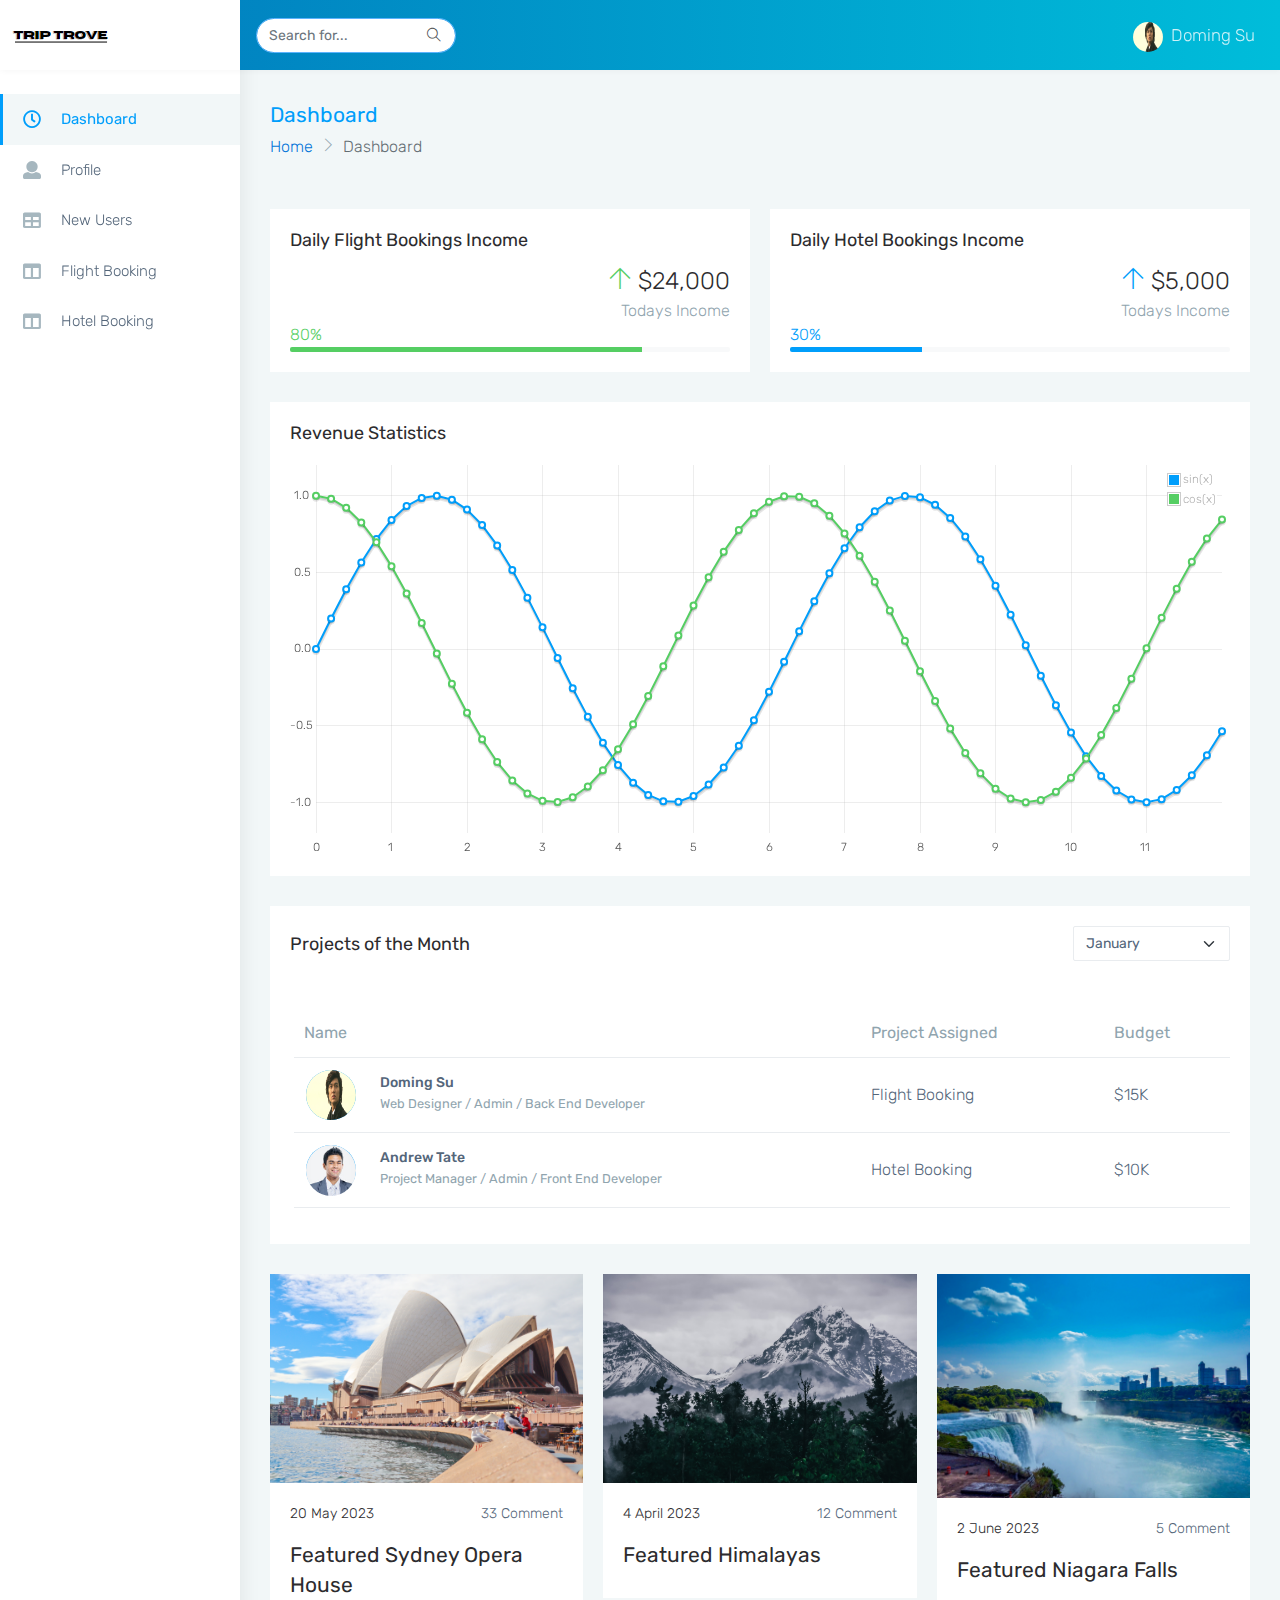
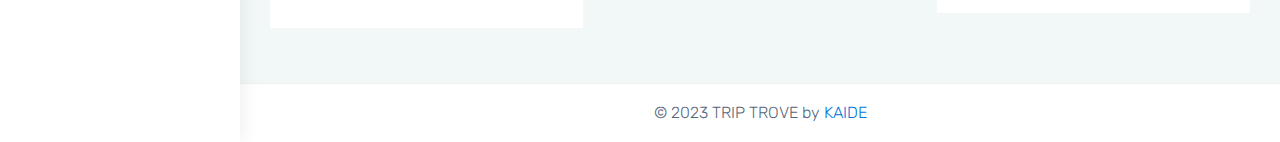
<file: monster-html/index.html>
<!DOCTYPE html>
<html dir="ltr" lang="en">

<head>
    <meta charset="utf-8">
    <meta http-equiv="X-UA-Compatible" content="IE=edge">
    <!-- Tell the browser to be responsive to screen width -->
    <meta name="viewport" content="width=device-width, initial-scale=1">
    <meta name="keywords"
        content="wrappixel, admin dashboard, html css dashboard, web dashboard, bootstrap 5 admin, bootstrap 5, css3 dashboard, bootstrap 5 dashboard, Monsterlite admin bootstrap 5 dashboard, frontend, responsive bootstrap 5 admin template, Monster admin lite design, Monster admin lite dashboard bootstrap 5 dashboard template">
    <meta name="description"
        content="Monster Lite is powerful and clean admin dashboard template, inpired from Bootstrap Framework">
    <meta name="robots" content="noindex,nofollow">
    <title>Admin Dashboard</title>
    <link rel="canonical" href="https://www.wrappixel.com/templates/monster-admin-lite/" />
    <!-- Favicon icon -->
    <link rel="shortcut icon" href="../assets/images/TRIPTROVE.png" type="image/x-icon">
    <!-- Custom CSS -->
    <link href="../assets/plugins/chartist/dist/chartist.min.css" rel="stylesheet">
    <!-- Custom CSS -->
    <link href="css/style.min.css" rel="stylesheet">
    <!-- HTML5 Shim and Respond.js IE8 support of HTML5 elements and media queries -->
    <!-- WARNING: Respond.js doesn't work if you view the page via file:// -->
    <!--[if lt IE 9]>
    <script src="https://oss.maxcdn.com/libs/html5shiv/3.7.0/html5shiv.js"></script>
    <script src="https://oss.maxcdn.com/libs/respond.js/1.4.2/respond.min.js"></script>
<![endif]-->
</head>

<body>
    <!-- ============================================================== -->
    <!-- Preloader - style you can find in spinners.css -->
    <!-- ============================================================== -->
    <div class="preloader">
        <div class="lds-ripple">
            <div class="lds-pos"></div>
            <div class="lds-pos"></div>
        </div>
    </div>
    <!-- ============================================================== -->
    <!-- Main wrapper - style you can find in pages.scss -->
    <!-- ============================================================== -->
    <div id="main-wrapper" data-layout="vertical" data-navbarbg="skin6" data-sidebartype="full"
        data-sidebar-position="absolute" data-header-position="absolute" data-boxed-layout="full">
        <!-- ============================================================== -->
        <!-- Topbar header - style you can find in pages.scss -->
        <!-- ============================================================== -->
        <header class="topbar" data-navbarbg="skin6">
            <nav class="navbar top-navbar navbar-expand-md navbar-dark">
                <div class="navbar-header" data-logobg="skin6">
                    <!-- ============================================================== -->
                    <!-- Logo -->
                    <!-- ============================================================== -->
                    <a class="navbar-brand" href="index.html">
                        <!-- Logo icon -->
                        <b class="logo-icon">
                            <!--You can put here icon as well // <i class="wi wi-sunset"></i> //-->
                            <!-- Dark Logo icon -->
                            <img src="../assets/images/TRIPTROVE.png" alt="homepage" class="dark-logo" />

                        </b>
                        <!--End Logo icon -->
                        <!-- Logo text -->
                        <span class="logo-text">
                    </a>
                    <!-- ============================================================== -->
                    <!-- End Logo -->
                    <!-- ============================================================== -->
                    <!-- ============================================================== -->
                    <!-- toggle and nav items -->
                    <!-- ============================================================== -->
                    <a class="nav-toggler waves-effect waves-light text-dark d-block d-md-none"
                        href="javascript:void(0)"><i class="ti-menu ti-close"></i></a>
                </div>
                <!-- ============================================================== -->
                <!-- End Logo -->
                <!-- ============================================================== -->
                <div class="navbar-collapse collapse" id="navbarSupportedContent" data-navbarbg="skin5">
                    
                    <!-- ============================================================== -->
                    <!-- toggle and nav items -->
                    <!-- ============================================================== -->
                    <ul class="navbar-nav me-auto mt-md-0 ">
                        <!-- ============================================================== -->
                        <!-- Search -->
                        <!-- ============================================================== -->

                        <li class="nav-item hidden-sm-down">
                            <form class="app-search ps-3">
                                <input type="text" class="form-control" placeholder="Search for..."> <a
                                    class="srh-btn"><i class="ti-search"></i></a>
                            </form>
                        </li>
                    </ul>

                    <!-- ============================================================== -->
                    <!-- Right side toggle and nav items -->
                    <!-- ============================================================== -->
                    <ul class="navbar-nav">
                        <!-- ============================================================== -->
                        <!-- User profile and search -->
                        <!-- ============================================================== -->
                        <li class="nav-item dropdown">
                            <a class="nav-link dropdown-toggle waves-effect waves-dark" href="pages-profile.html" onclick="prof()" id="navbarDropdown" role="button" data-bs-toggle="dropdown" aria-expanded="false">
                                <img src="../assets/images/domingsu.jpg" alt="user" class="profile-pic me-2 rounded-circle" height="30">Doming Su
                            </a>
                            <ul class="dropdown-menu show" aria-labelledby="navbarDropdown"></ul>
                        </li>
                    </ul>
                </div>
            </nav>
        </header>
        <!-- ============================================================== -->
        <!-- End Topbar header -->
        <!-- ============================================================== -->
        <!-- ============================================================== -->
        <!-- Left Sidebar - style you can find in sidebar.scss  -->
        <!-- ============================================================== -->
        <aside class="left-sidebar" data-sidebarbg="skin6">
            <!-- Sidebar scroll-->
            <div class="scroll-sidebar">
                <!-- Sidebar navigation-->
                <nav class="sidebar-nav">
                    <ul id="sidebarnav">
                        <!-- User Profile-->
                        <li class="sidebar-item"> <a class="sidebar-link waves-effect waves-dark sidebar-link"
                                href="index.html" aria-expanded="false"><i class="me-3 far fa-clock fa-fw"
                                    aria-hidden="true"></i><span class="hide-menu">Dashboard</span></a></li>
                        <li class="sidebar-item"> <a class="sidebar-link waves-effect waves-dark sidebar-link"
                                href="pages-profile.html" aria-expanded="false">
                                <i class="me-3 fa fa-user" aria-hidden="true"></i><span
                                    class="hide-menu">Profile</span></a>
                        </li>
                        <li class="sidebar-item"> <a class="sidebar-link waves-effect waves-dark sidebar-link"
                                href="table-basic.html" aria-expanded="false"><i class="me-3 fa fa-table"
                                    aria-hidden="true"></i><span class="hide-menu">New Users</span></a></li>
                        <li class="sidebar-item"> <a class="sidebar-link waves-effect waves-dark sidebar-link"
                                href="fpageflight.html" aria-expanded="false"><i class="me-3 fa fa-columns"
                                    aria-hidden="true"></i><span class="hide-menu">Flight Booking</span></a></li>
                                    <li class="sidebar-item"> <a class="sidebar-link waves-effect waves-dark sidebar-link"
                                        href="fpagehotel.html" aria-expanded="false"><i class="me-3 fa fa-columns"
                                            aria-hidden="true"></i><span class="hide-menu">Hotel Booking</span></a></li>
                    </ul>

                </nav>
                <!-- End Sidebar navigation -->
            </div>
            <!-- End Sidebar scroll-->
        </aside>
        <!-- ============================================================== -->
        <!-- End Left Sidebar - style you can find in sidebar.scss  -->
        <!-- ============================================================== -->
        <!-- ============================================================== -->
        <!-- Page wrapper  -->
        <!-- ============================================================== -->
        <div class="page-wrapper">
            <!-- ============================================================== -->
            <!-- Bread crumb and right sidebar toggle -->
            <!-- ============================================================== -->
            <div class="page-breadcrumb">
                <div class="row align-items-center">
                    <div class="col-md-6 col-8 align-self-center">
                        <h3 class="page-title mb-0 p-0">Dashboard</h3>
                        <div class="d-flex align-items-center">
                            <nav aria-label="breadcrumb">
                                <ol class="breadcrumb">
                                    <li class="breadcrumb-item"><a href="#">Home</a></li>
                                    <li class="breadcrumb-item active" aria-current="page">Dashboard</li>
                                </ol>
                            </nav>
                        </div>
                    </div>
                </div>
            </div>
            <!-- ============================================================== -->
            <!-- End Bread crumb and right sidebar toggle -->
            <!-- ============================================================== -->
            <!-- ============================================================== -->
            <!-- Container fluid  -->
            <!-- ============================================================== -->
            <div class="container-fluid">
                <!-- ============================================================== -->
                <!-- Sales chart -->
                <!-- ============================================================== -->
                <div class="row">
                    <!-- Column -->
                    <div class="col-sm-6">
                        <div class="card">
                            <div class="card-body">
                                <h4 class="card-title">Daily Flight Bookings Income</h4>
                                <div class="text-end">
                                    <h2 class="font-light mb-0"><i class="ti-arrow-up text-success"></i> $24,000</h2>
                                    <span class="text-muted">Todays Income</span>
                                </div>
                                <span class="text-success">80%</span>
                                <div class="progress">
                                    <div class="progress-bar bg-success" role="progressbar"
                                        style="width: 80%; height: 6px;" aria-valuenow="25" aria-valuemin="0"
                                        aria-valuemax="100"></div>
                                </div>
                            </div>
                        </div>
                    </div>
                    <!-- Column -->
                    <!-- Column -->
                    <div class="col-sm-6">
                        <div class="card">
                            <div class="card-body">
                                <h4 class="card-title">Daily Hotel Bookings Income</h4>
                                <div class="text-end">
                                    <h2 class="font-light mb-0"><i class="ti-arrow-up text-info"></i> $5,000</h2>
                                    <span class="text-muted">Todays Income</span>
                                </div>
                                <span class="text-info">30%</span>
                                <div class="progress">
                                    <div class="progress-bar bg-info" role="progressbar"
                                        style="width: 30%; height: 6px;" aria-valuenow="25" aria-valuemin="0"
                                        aria-valuemax="100"></div>
                                </div>
                            </div>
                        </div>
                    </div>
                    <!-- Column -->
                </div>
                <!-- ============================================================== -->
                <!-- Sales chart -->
                <!-- ============================================================== -->
                <div class="row">
                    <!-- column -->
                    <div class="col-sm-12">
                        <div class="card">
                            <div class="card-body">
                                <h4 class="card-title">Revenue Statistics</h4>
                                <div class="flot-chart">
                                    <div class="flot-chart-content " id="flot-line-chart"
                                        style="padding: 0px; position: relative;">
                                        <canvas class="flot-base w-100" height="400"></canvas>
                                    </div>
                                </div>
                            </div>
                        </div>
                    </div>
                    <!-- column -->
                </div>
                <!-- ============================================================== -->
                <!--Table-->
                <!-- ============================================================== -->
                <div class="row">
                    <div class="col-sm-12">
                        <div class="card">
                            <div class="card-body">
                                <div class="d-md-flex">
                                    <h4 class="card-title col-md-10 mb-md-0 mb-3 align-self-center">Projects of the Month</h4>
                                    <div class="col-md-2 ms-auto">
                                        <select class="form-select shadow-none col-md-2 ml-auto">
                                            <option selected>January</option>
                                            <option value="1">February</option>
                                            <option value="2">March</option>
                                            <option value="3">April</option>
                                        </select>
                                    </div>
                                </div>
                                <div class="table-responsive mt-5">
                                    <table class="table stylish-table no-wrap">
                                        <thead>
                                            <tr>
                                                <th class="border-top-0" colspan="2">Name</th>
                                                <th class="border-top-0">Project Assigned</th>
                                                <th class="border-top-0">Budget</th>
                                            </tr>
                                        </thead>
                                        <tbody>
                                            <tr>
                                                <td style="width:50px;"><span class="round"><img src="../assets/images/domingsu.jpg" alt="" width="50" height="50"></span></td>
                                                <td class="align-middle">
                                                    <h6>Doming Su</h6><small class="text-muted">Web Designer / Admin / Back End Developer</small>
                                                </td>
                                                <td class="align-middle">Flight Booking</td>
                                                <td class="align-middle">$15K</td>
                                            </tr>
                                            <tr>
                                                <td><span class="round"><img src="../assets/images/users/agent.jpg"
                                                            alt="user" width="50"></span></td>
                                                <td class="align-middle">
                                                    <h6>Andrew Tate</h6><small class="text-muted">Project Manager / Admin / Front End Developer</small>
                                                </td>
                                                <td class="align-middle">Hotel Booking</td>
                                                <td class="align-middle">$10K</td>
                                            </tr>
                                        </tbody>
                                    </table>
                                </div>
                            </div>
                        </div>
                    </div>
                </div>
                <!-- ============================================================== -->
                <!-- Table -->
                <!-- ============================================================== -->
                <!-- ============================================================== -->
                <!-- Recent blogss -->
                <!-- ============================================================== -->
                <div class="row justify-content-center">
                    <!-- Column -->
                    <div class="col-lg-4 col-md-6">
                        <div class="card">
                            <img class="card-img-top img-responsive" src="../assets/images/sopera.jpg" alt="Card">
                            <div class="card-body">
                                <ul class="list-inline d-flex align-items-center">
                                    <li class="ps-0">20 May 2023</li>
                                    <li class="ms-auto"><a href="javascript:void(0)" class="link">33 Comment</a></li>
                                </ul>
                                <h3 class="font-normal">Featured Sydney Opera House</h3>
                            </div>
                        </div>
                    </div>
                    <!-- Column -->
                    <!-- Column -->
                    <div class="col-lg-4 col-md-6">
                        <div class="card">
                            <img class="card-img-top img-responsive" src="../assets/images/himalayas.jpg" alt="Card">
                            <div class="card-body">
                                <ul class="list-inline d-flex align-items-center">
                                    <li class="ps-0">4 April 2023</li>
                                    <li class="ms-auto"><a href="javascript:void(0)" class="link">12 Comment</a></li>
                                </ul>
                                <h3 class="font-normal">Featured Himalayas</h3>
                            </div>
                        </div>
                    </div>
                    <!-- Column -->
                    <!-- Column -->
                    <div class="col-lg-4 col-md-6">
                        <div class="card">
                            <img class="card-img-top img-responsive" src="../assets/images/niagara.jpg" alt="Card">
                            <div class="card-body">
                                <ul class="list-inline d-flex align-items-center">
                                    <li class="ps-0">2 June 2023</li>
                                    <li class="ms-auto"><a href="javascript:void(0)" class="link">5 Comment</a></li>
                                </ul>
                                <h3 class="font-normal">Featured Niagara Falls</h3>
                            </div>
                        </div>
                    </div>
                    <!-- Column -->
                </div>
                <!-- ============================================================== -->
                <!-- Recent blogss -->
                <!-- ============================================================== -->
            </div>
            <!-- ============================================================== -->
            <!-- End Container fluid  -->
            <!-- ============================================================== -->
            <!-- ============================================================== -->
            <!-- footer -->
            <!-- ============================================================== -->
            <footer class="footer text-center">
                © 2023 TRIP TROVE by <a href="https://psuuc-ckpcendana.github.io">KAIDE</a>
            </footer>
            <!-- ============================================================== -->
            <!-- End footer -->
            <!-- ============================================================== -->
        </div>
        <!-- ============================================================== -->
        <!-- End Page wrapper  -->
        <!-- ============================================================== -->
    </div>
    <!-- ============================================================== -->
    <!-- End Wrapper -->
    <!-- ============================================================== -->
    <!-- ============================================================== -->
    <!-- All Jquery -->
    <!-- ============================================================== -->
    <script src="../assets/plugins/jquery/dist/jquery.min.js"></script>
    <!-- Bootstrap tether Core JavaScript -->
    <script src="../assets/plugins/bootstrap/dist/js/bootstrap.bundle.min.js"></script>
    <script src="js/app-style-switcher.js"></script>
    <!--Wave Effects -->
    <script src="js/waves.js"></script>
    <!--Menu sidebar -->
    <script src="js/sidebarmenu.js"></script>
    <!--Custom JavaScript -->
    <script src="js/custom.js"></script>
    <!--This page JavaScript -->
    <!--flot chart-->
    <script src="../assets/plugins/flot/jquery.flot.js"></script>
    <script src="../assets/plugins/flot.tooltip/js/jquery.flot.tooltip.min.js"></script>
    <script src="js/pages/dashboards/dashboard1.js"></script>
    <script>
        function prof(){
            window.location.href = 'pages-profile.html';
        }
    </script>
</body>

</html>
</file>
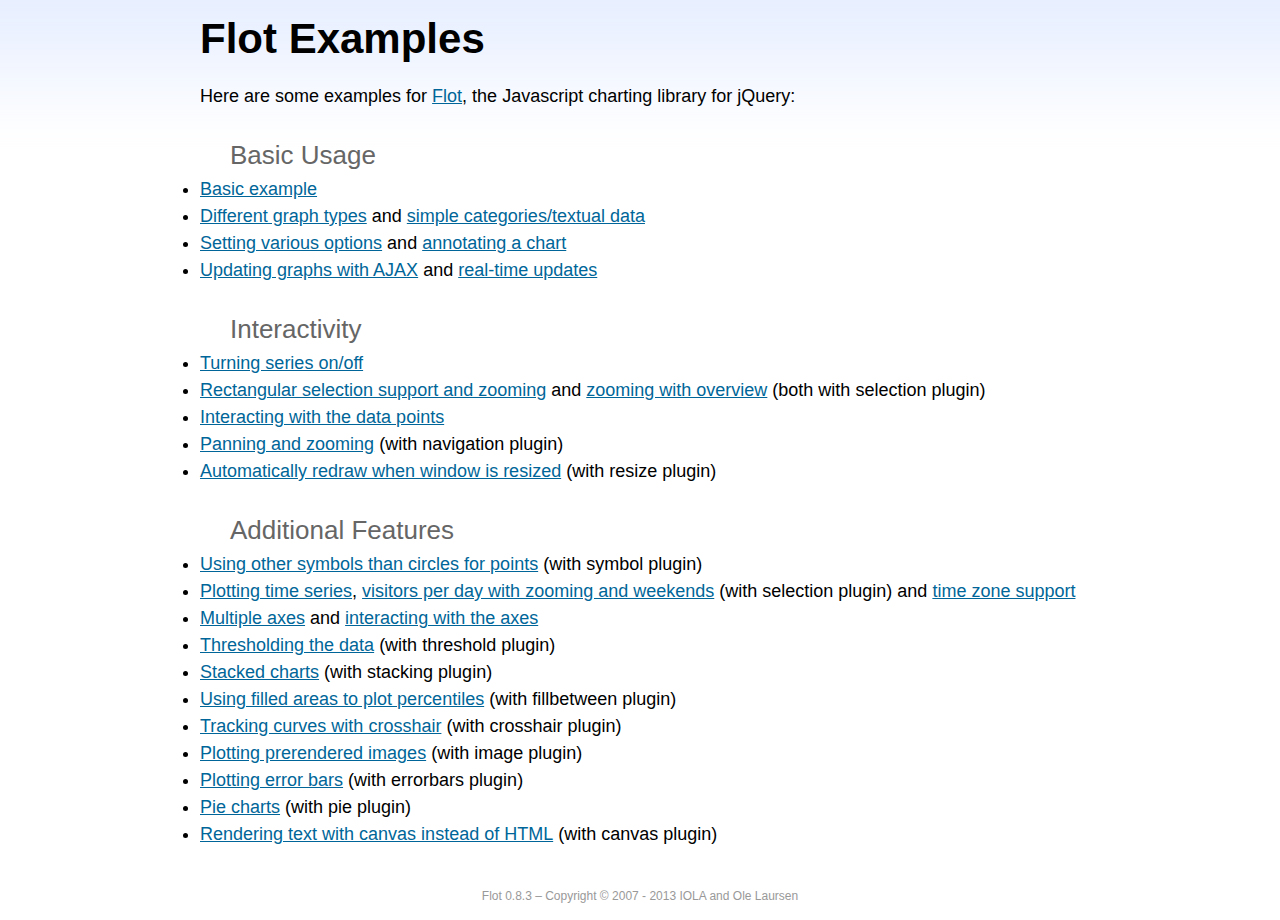
<file: assets/plugins/flot/examples/index.html>
<!DOCTYPE html PUBLIC "-//W3C//DTD HTML 4.01//EN" "http://www.w3.org/TR/html4/strict.dtd">
<html>
<head>
	<meta http-equiv="Content-Type" content="text/html; charset=utf-8">
	<title>Flot Examples</title>
	<link href="examples.css" rel="stylesheet" type="text/css">
	<style>

	h3 {
		margin-top: 30px;
		margin-bottom: 5px;
	}

	</style>
	<script language="javascript" type="text/javascript" src="../jquery.js"></script>
	<script language="javascript" type="text/javascript" src="../jquery.flot.js"></script>
	<script type="text/javascript">

	$(function() {

		// Add the Flot version string to the footer

		$("#footer").prepend("Flot " + $.plot.version + " &ndash; ");
	});

	</script>
</head>
<body>

	<div id="header">
		<h2>Flot Examples</h2>
	</div>

	<div id="content">

		<p>Here are some examples for <a href="http://www.flotcharts.org">Flot</a>, the Javascript charting library for jQuery:</p>

		<h3>Basic Usage</h3>

		<ul>
			<li><a href="basic-usage/index.html">Basic example</a></li>
			<li><a href="series-types/index.html">Different graph types</a> and <a href="categories/index.html">simple categories/textual data</a></li>
			<li><a href="basic-options/index.html">Setting various options</a> and <a href="annotating/index.html">annotating a chart</a></li>
			<li><a href="ajax/index.html">Updating graphs with AJAX</a> and <a href="realtime/index.html">real-time updates</a></li>
		</ul>

		<h3>Interactivity</h3>

		<ul>
			<li><a href="series-toggle/index.html">Turning series on/off</a></li>
			<li><a href="selection/index.html">Rectangular selection support and zooming</a> and <a href="zooming/index.html">zooming with overview</a> (both with selection plugin)</li>
			<li><a href="interacting/index.html">Interacting with the data points</a></li>
			<li><a href="navigate/index.html">Panning and zooming</a> (with navigation plugin)</li>
			<li><a href="resize/index.html">Automatically redraw when window is resized</a> (with resize plugin)</li>
		</ul>

		<h3>Additional Features</h3>

		<ul>
			<li><a href="symbols/index.html">Using other symbols than circles for points</a> (with symbol plugin)</li>
			<li><a href="axes-time/index.html">Plotting time series</a>, <a href="visitors/index.html">visitors per day with zooming and weekends</a> (with selection plugin) and <a href="axes-time-zones/index.html">time zone support</a></li>
			<li><a href="axes-multiple/index.html">Multiple axes</a> and <a href="axes-interacting/index.html">interacting with the axes</a></li>
			<li><a href="threshold/index.html">Thresholding the data</a> (with threshold plugin)</li>
			<li><a href="stacking/index.html">Stacked charts</a> (with stacking plugin)</li>
			<li><a href="percentiles/index.html">Using filled areas to plot percentiles</a> (with fillbetween plugin)</li>
			<li><a href="tracking/index.html">Tracking curves with crosshair</a> (with crosshair plugin)</li>
			<li><a href="image/index.html">Plotting prerendered images</a> (with image plugin)</li>
			<li><a href="series-errorbars/index.html">Plotting error bars</a> (with errorbars plugin)</li>
			<li><a href="series-pie/index.html">Pie charts</a> (with pie plugin)</li>
			<li><a href="canvas/index.html">Rendering text with canvas instead of HTML</a> (with canvas plugin)</li>
		</ul>

	</div>

	<div id="footer">
		Copyright &copy; 2007 - 2013 IOLA and Ole Laursen
	</div>

</body>
</html>
</file>
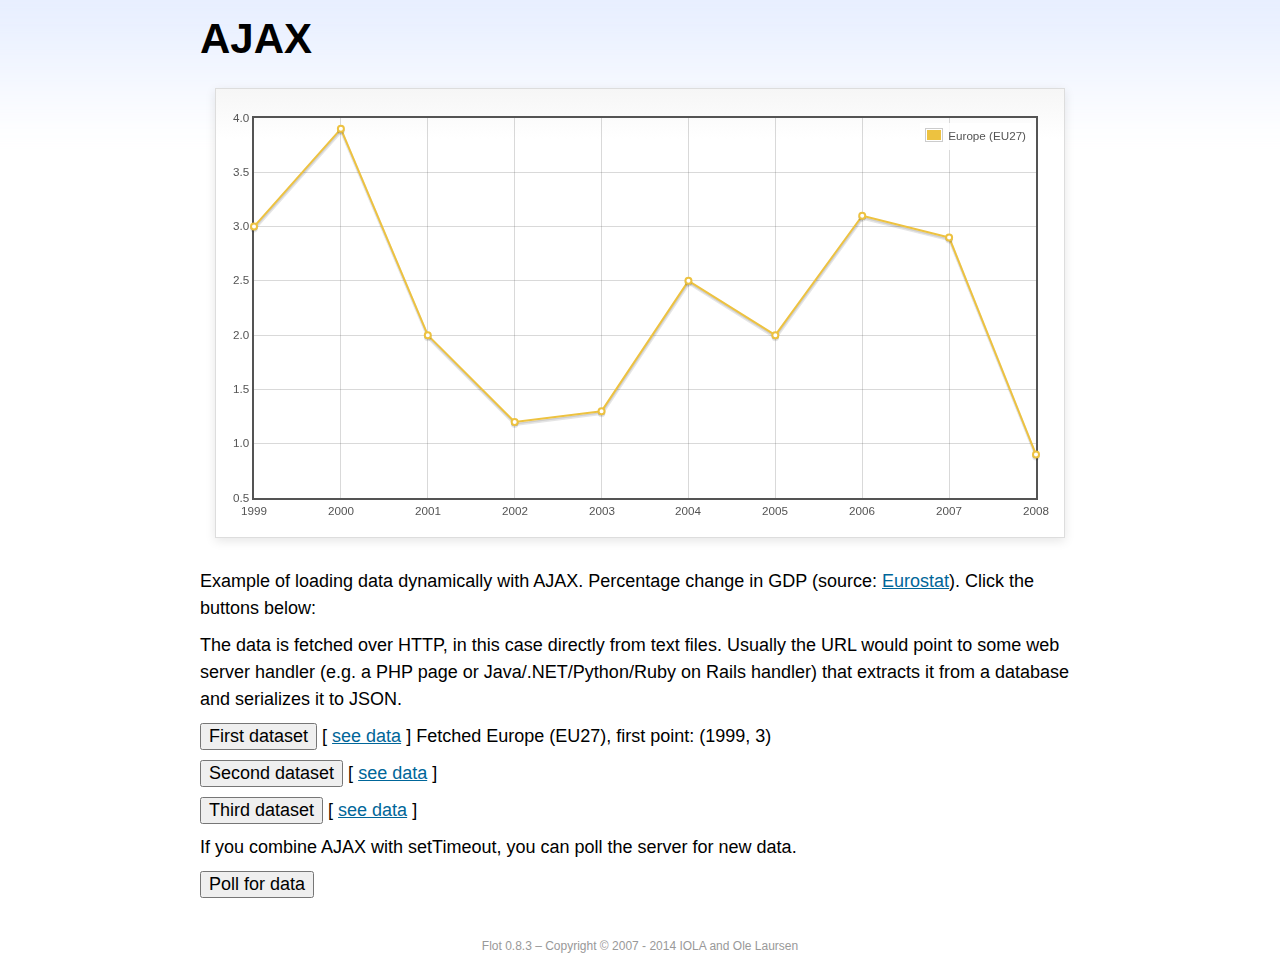
<file: assets/plugins/flot/examples/ajax/index.html>
<!DOCTYPE html PUBLIC "-//W3C//DTD HTML 4.01//EN" "http://www.w3.org/TR/html4/strict.dtd">
<html>
<head>
	<meta http-equiv="Content-Type" content="text/html; charset=utf-8">
	<title>Flot Examples: AJAX</title>
	<link href="../examples.css" rel="stylesheet" type="text/css">
	<!--[if lte IE 8]><script language="javascript" type="text/javascript" src="../../excanvas.min.js"></script><![endif]-->
	<script language="javascript" type="text/javascript" src="../../jquery.js"></script>
	<script language="javascript" type="text/javascript" src="../../jquery.flot.js"></script>
	<script type="text/javascript">

	$(function() {

		var options = {
			lines: {
				show: true
			},
			points: {
				show: true
			},
			xaxis: {
				tickDecimals: 0,
				tickSize: 1
			}
		};

		var data = [];

		$.plot("#placeholder", data, options);

		// Fetch one series, adding to what we already have

		var alreadyFetched = {};

		$("button.fetchSeries").click(function () {

			var button = $(this);

			// Find the URL in the link right next to us, then fetch the data

			var dataurl = button.siblings("a").attr("href");

			function onDataReceived(series) {

				// Extract the first coordinate pair; jQuery has parsed it, so
				// the data is now just an ordinary JavaScript object

				var firstcoordinate = "(" + series.data[0][0] + ", " + series.data[0][1] + ")";
				button.siblings("span").text("Fetched " + series.label + ", first point: " + firstcoordinate);

				// Push the new data onto our existing data array

				if (!alreadyFetched[series.label]) {
					alreadyFetched[series.label] = true;
					data.push(series);
				}

				$.plot("#placeholder", data, options);
			}

			$.ajax({
				url: dataurl,
				type: "GET",
				dataType: "json",
				success: onDataReceived
			});
		});

		// Initiate a recurring data update

		$("button.dataUpdate").click(function () {

			data = [];
			alreadyFetched = {};

			$.plot("#placeholder", data, options);

			var iteration = 0;

			function fetchData() {

				++iteration;

				function onDataReceived(series) {

					// Load all the data in one pass; if we only got partial
					// data we could merge it with what we already have.

					data = [ series ];
					$.plot("#placeholder", data, options);
				}

				// Normally we call the same URL - a script connected to a
				// database - but in this case we only have static example
				// files, so we need to modify the URL.

				$.ajax({
					url: "data-eu-gdp-growth-" + iteration + ".json",
					type: "GET",
					dataType: "json",
					success: onDataReceived
				});

				if (iteration < 5) {
					setTimeout(fetchData, 1000);
				} else {
					data = [];
					alreadyFetched = {};
				}
			}

			setTimeout(fetchData, 1000);
		});

		// Load the first series by default, so we don't have an empty plot

		$("button.fetchSeries:first").click();

		// Add the Flot version string to the footer

		$("#footer").prepend("Flot " + $.plot.version + " &ndash; ");
	});

	</script>
</head>
<body>

	<div id="header">
		<h2>AJAX</h2>
	</div>

	<div id="content">

		<div class="demo-container">
			<div id="placeholder" class="demo-placeholder"></div>
		</div>

		<p>Example of loading data dynamically with AJAX. Percentage change in GDP (source: <a href="http://epp.eurostat.ec.europa.eu/tgm/table.do?tab=table&init=1&plugin=1&language=en&pcode=tsieb020">Eurostat</a>). Click the buttons below:</p>

		<p>The data is fetched over HTTP, in this case directly from text files. Usually the URL would point to some web server handler (e.g. a PHP page or Java/.NET/Python/Ruby on Rails handler) that extracts it from a database and serializes it to JSON.</p>

		<p>
			<button class="fetchSeries">First dataset</button>
			[ <a href="data-eu-gdp-growth.json">see data</a> ]
			<span></span>
		</p>

		<p>
			<button class="fetchSeries">Second dataset</button>
			[ <a href="data-japan-gdp-growth.json">see data</a> ]
			<span></span>
		</p>

		<p>
			<button class="fetchSeries">Third dataset</button>
			[ <a href="data-usa-gdp-growth.json">see data</a> ]
			<span></span>
		</p>

		<p>If you combine AJAX with setTimeout, you can poll the server for new data.</p>

		<p>
			<button class="dataUpdate">Poll for data</button>
		</p>

	</div>

	<div id="footer">
		Copyright &copy; 2007 - 2014 IOLA and Ole Laursen
	</div>

</body>
</html>
</file>
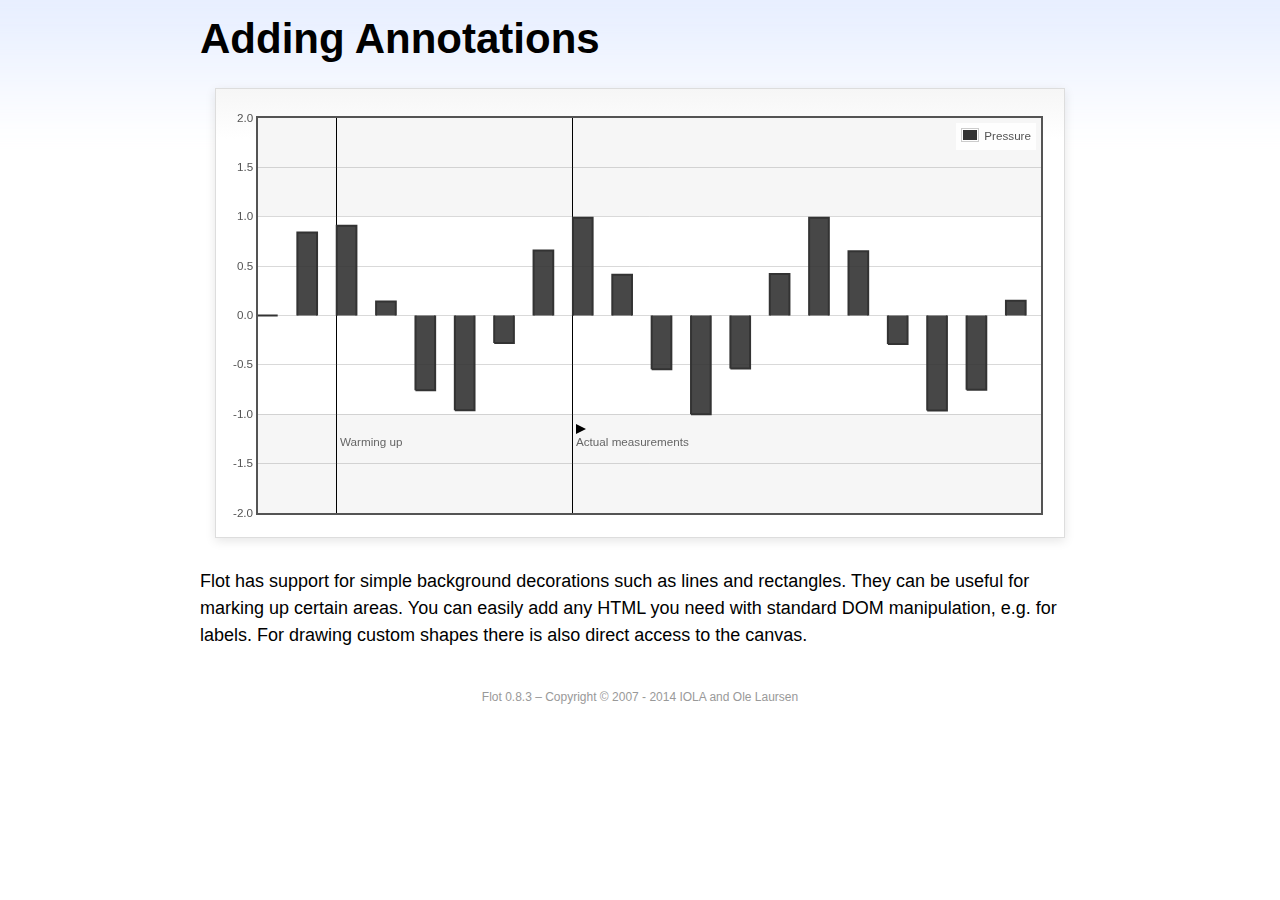
<file: assets/plugins/flot/examples/annotating/index.html>
<!DOCTYPE html PUBLIC "-//W3C//DTD HTML 4.01//EN" "http://www.w3.org/TR/html4/strict.dtd">
<html>
<head>
	<meta http-equiv="Content-Type" content="text/html; charset=utf-8">
	<title>Flot Examples: Adding Annotations</title>
	<link href="../examples.css" rel="stylesheet" type="text/css">
	<!--[if lte IE 8]><script language="javascript" type="text/javascript" src="../../excanvas.min.js"></script><![endif]-->
	<script language="javascript" type="text/javascript" src="../../jquery.js"></script>
	<script language="javascript" type="text/javascript" src="../../jquery.flot.js"></script>
	<script type="text/javascript">

	$(function() {

		var d1 = [];
		for (var i = 0; i < 20; ++i) {
			d1.push([i, Math.sin(i)]);
		}

		var data = [{ data: d1, label: "Pressure", color: "#333" }];

		var markings = [
			{ color: "#f6f6f6", yaxis: { from: 1 } },
			{ color: "#f6f6f6", yaxis: { to: -1 } },
			{ color: "#000", lineWidth: 1, xaxis: { from: 2, to: 2 } },
			{ color: "#000", lineWidth: 1, xaxis: { from: 8, to: 8 } }
		];

		var placeholder = $("#placeholder");

		var plot = $.plot(placeholder, data, {
			bars: { show: true, barWidth: 0.5, fill: 0.9 },
			xaxis: { ticks: [], autoscaleMargin: 0.02 },
			yaxis: { min: -2, max: 2 },
			grid: { markings: markings }
		});

		var o = plot.pointOffset({ x: 2, y: -1.2});

		// Append it to the placeholder that Flot already uses for positioning

		placeholder.append("<div style='position:absolute;left:" + (o.left + 4) + "px;top:" + o.top + "px;color:#666;font-size:smaller'>Warming up</div>");

		o = plot.pointOffset({ x: 8, y: -1.2});
		placeholder.append("<div style='position:absolute;left:" + (o.left + 4) + "px;top:" + o.top + "px;color:#666;font-size:smaller'>Actual measurements</div>");

		// Draw a little arrow on top of the last label to demonstrate canvas
		// drawing

		var ctx = plot.getCanvas().getContext("2d");
		ctx.beginPath();
		o.left += 4;
		ctx.moveTo(o.left, o.top);
		ctx.lineTo(o.left, o.top - 10);
		ctx.lineTo(o.left + 10, o.top - 5);
		ctx.lineTo(o.left, o.top);
		ctx.fillStyle = "#000";
		ctx.fill();

		// Add the Flot version string to the footer

		$("#footer").prepend("Flot " + $.plot.version + " &ndash; ");
	});

	</script>
</head>
<body>

	<div id="header">
		<h2>Adding Annotations</h2>
	</div>

	<div id="content">

		<div class="demo-container">
			<div id="placeholder" class="demo-placeholder"></div>
		</div>

		<p>Flot has support for simple background decorations such as lines and rectangles. They can be useful for marking up certain areas. You can easily add any HTML you need with standard DOM manipulation, e.g. for labels. For drawing custom shapes there is also direct access to the canvas.</p>

	</div>

	<div id="footer">
		Copyright &copy; 2007 - 2014 IOLA and Ole Laursen
	</div>

</body>
</html>
</file>
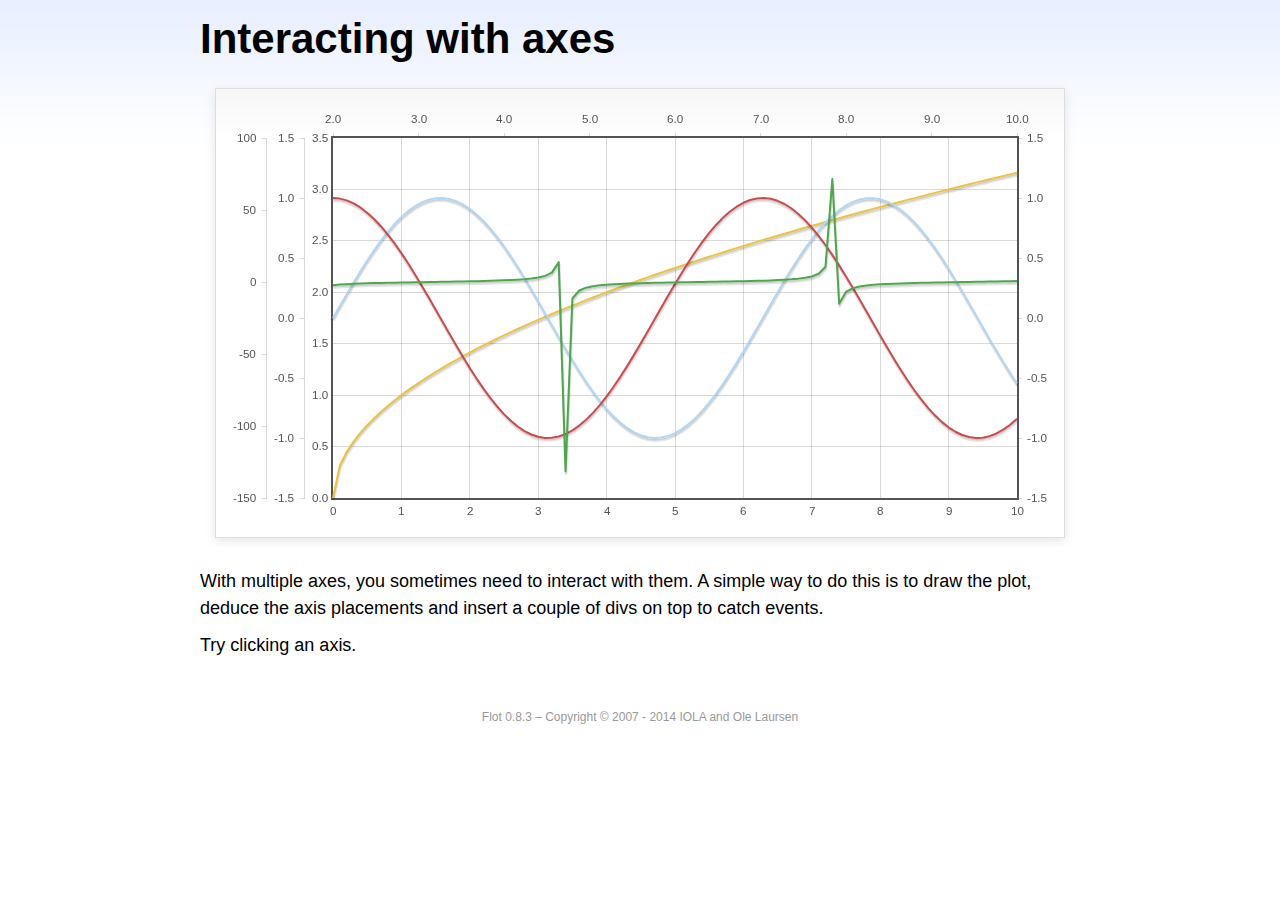
<file: assets/plugins/flot/examples/axes-interacting/index.html>
<!DOCTYPE html PUBLIC "-//W3C//DTD HTML 4.01//EN" "http://www.w3.org/TR/html4/strict.dtd">
<html>
<head>
	<meta http-equiv="Content-Type" content="text/html; charset=utf-8">
	<title>Flot Examples: Interacting with axes</title>
	<link href="../examples.css" rel="stylesheet" type="text/css">
	<!--[if lte IE 8]><script language="javascript" type="text/javascript" src="../../excanvas.min.js"></script><![endif]-->
	<script language="javascript" type="text/javascript" src="../../jquery.js"></script>
	<script language="javascript" type="text/javascript" src="../../jquery.flot.js"></script>
	<script type="text/javascript">

	$(function() {

		function generate(start, end, fn) {
			var res = [];
			for (var i = 0; i <= 100; ++i) {
				var x = start + i / 100 * (end - start);
				res.push([x, fn(x)]);
			}
			return res;
		}

		var data = [
			{ data: generate(0, 10, function (x) { return Math.sqrt(x);}), xaxis: 1, yaxis:1 },
			{ data: generate(0, 10, function (x) { return Math.sin(x);}), xaxis: 1, yaxis:2 },
			{ data: generate(0, 10, function (x) { return Math.cos(x);}), xaxis: 1, yaxis:3 },
			{ data: generate(2, 10, function (x) { return Math.tan(x);}), xaxis: 2, yaxis: 4 }
		];

		var plot = $.plot("#placeholder", data, {
			xaxes: [
				{ position: 'bottom' },
				{ position: 'top'}
			],
			yaxes: [
				{ position: 'left' },
				{ position: 'left' },
				{ position: 'right' },
				{ position: 'left' }
			]
		});

		// Create a div for each axis

		$.each(plot.getAxes(), function (i, axis) {
			if (!axis.show)
				return;

			var box = axis.box;

			$("<div class='axisTarget' style='position:absolute; left:" + box.left + "px; top:" + box.top + "px; width:" + box.width +  "px; height:" + box.height + "px'></div>")
				.data("axis.direction", axis.direction)
				.data("axis.n", axis.n)
				.css({ backgroundColor: "#f00", opacity: 0, cursor: "pointer" })
				.appendTo(plot.getPlaceholder())
				.hover(
					function () { $(this).css({ opacity: 0.10 }) },
					function () { $(this).css({ opacity: 0 }) }
				)
				.click(function () {
					$("#click").text("You clicked the " + axis.direction + axis.n + "axis!")
				});
		});

		// Add the Flot version string to the footer

		$("#footer").prepend("Flot " + $.plot.version + " &ndash; ");
	});

	</script>
</head>
<body>

	<div id="header">
		<h2>Interacting with axes</h2>
	</div>

	<div id="content">

		<div class="demo-container">
			<div id="placeholder" class="demo-placeholder"></div>
		</div>

		<p>With multiple axes, you sometimes need to interact with them. A simple way to do this is to draw the plot, deduce the axis placements and insert a couple of divs on top to catch events.</p>

		<p>Try clicking an axis.</p>

		<p id="click"></p>

	</div>

	<div id="footer">
		Copyright &copy; 2007 - 2014 IOLA and Ole Laursen
	</div>

</body>
</html>
</file>
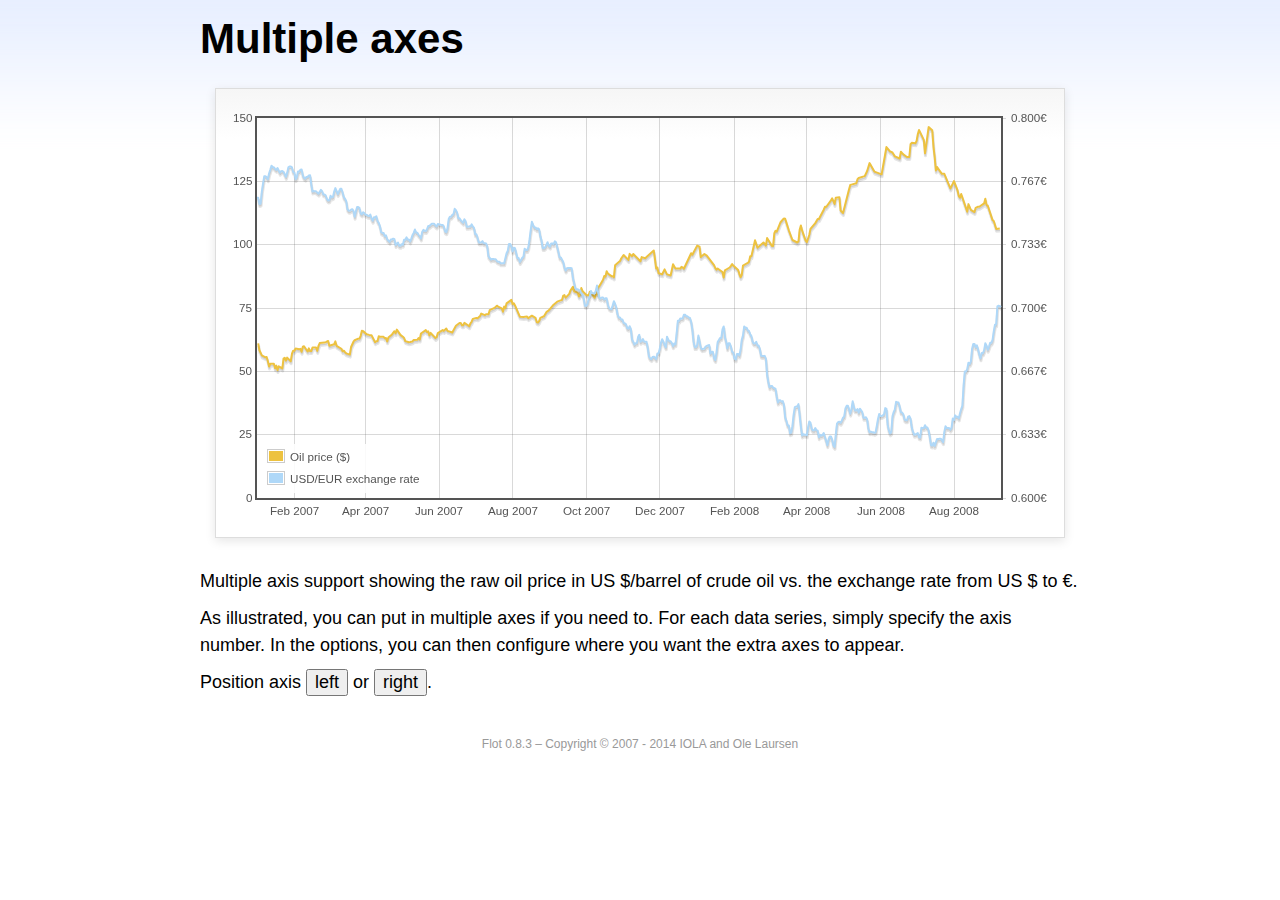
<file: assets/plugins/flot/examples/axes-multiple/index.html>
<!DOCTYPE html PUBLIC "-//W3C//DTD HTML 4.01//EN" "http://www.w3.org/TR/html4/strict.dtd">
<html>
<head>
	<meta http-equiv="Content-Type" content="text/html; charset=utf-8">
	<title>Flot Examples: Multiple Axes</title>
	<link href="../examples.css" rel="stylesheet" type="text/css">
	<!--[if lte IE 8]><script language="javascript" type="text/javascript" src="../../excanvas.min.js"></script><![endif]-->
	<script language="javascript" type="text/javascript" src="../../jquery.js"></script>
	<script language="javascript" type="text/javascript" src="../../jquery.flot.js"></script>
	<script language="javascript" type="text/javascript" src="../../jquery.flot.time.js"></script>
	<script type="text/javascript">

	$(function() {

		var oilprices = [[1167692400000,61.05], [1167778800000,58.32], [1167865200000,57.35], [1167951600000,56.31], [1168210800000,55.55], [1168297200000,55.64], [1168383600000,54.02], [1168470000000,51.88], [1168556400000,52.99], [1168815600000,52.99], [1168902000000,51.21], [1168988400000,52.24], [1169074800000,50.48], [1169161200000,51.99], [1169420400000,51.13], [1169506800000,55.04], [1169593200000,55.37], [1169679600000,54.23], [1169766000000,55.42], [1170025200000,54.01], [1170111600000,56.97], [1170198000000,58.14], [1170284400000,58.14], [1170370800000,59.02], [1170630000000,58.74], [1170716400000,58.88], [1170802800000,57.71], [1170889200000,59.71], [1170975600000,59.89], [1171234800000,57.81], [1171321200000,59.06], [1171407600000,58.00], [1171494000000,57.99], [1171580400000,59.39], [1171839600000,59.39], [1171926000000,58.07], [1172012400000,60.07], [1172098800000,61.14], [1172444400000,61.39], [1172530800000,61.46], [1172617200000,61.79], [1172703600000,62.00], [1172790000000,60.07], [1173135600000,60.69], [1173222000000,61.82], [1173308400000,60.05], [1173654000000,58.91], [1173740400000,57.93], [1173826800000,58.16], [1173913200000,57.55], [1173999600000,57.11], [1174258800000,56.59], [1174345200000,59.61], [1174518000000,61.69], [1174604400000,62.28], [1174860000000,62.91], [1174946400000,62.93], [1175032800000,64.03], [1175119200000,66.03], [1175205600000,65.87], [1175464800000,64.64], [1175637600000,64.38], [1175724000000,64.28], [1175810400000,64.28], [1176069600000,61.51], [1176156000000,61.89], [1176242400000,62.01], [1176328800000,63.85], [1176415200000,63.63], [1176674400000,63.61], [1176760800000,63.10], [1176847200000,63.13], [1176933600000,61.83], [1177020000000,63.38], [1177279200000,64.58], [1177452000000,65.84], [1177538400000,65.06], [1177624800000,66.46], [1177884000000,64.40], [1178056800000,63.68], [1178143200000,63.19], [1178229600000,61.93], [1178488800000,61.47], [1178575200000,61.55], [1178748000000,61.81], [1178834400000,62.37], [1179093600000,62.46], [1179180000000,63.17], [1179266400000,62.55], [1179352800000,64.94], [1179698400000,66.27], [1179784800000,65.50], [1179871200000,65.77], [1179957600000,64.18], [1180044000000,65.20], [1180389600000,63.15], [1180476000000,63.49], [1180562400000,65.08], [1180908000000,66.30], [1180994400000,65.96], [1181167200000,66.93], [1181253600000,65.98], [1181599200000,65.35], [1181685600000,66.26], [1181858400000,68.00], [1182117600000,69.09], [1182204000000,69.10], [1182290400000,68.19], [1182376800000,68.19], [1182463200000,69.14], [1182722400000,68.19], [1182808800000,67.77], [1182895200000,68.97], [1182981600000,69.57], [1183068000000,70.68], [1183327200000,71.09], [1183413600000,70.92], [1183586400000,71.81], [1183672800000,72.81], [1183932000000,72.19], [1184018400000,72.56], [1184191200000,72.50], [1184277600000,74.15], [1184623200000,75.05], [1184796000000,75.92], [1184882400000,75.57], [1185141600000,74.89], [1185228000000,73.56], [1185314400000,75.57], [1185400800000,74.95], [1185487200000,76.83], [1185832800000,78.21], [1185919200000,76.53], [1186005600000,76.86], [1186092000000,76.00], [1186437600000,71.59], [1186696800000,71.47], [1186956000000,71.62], [1187042400000,71.00], [1187301600000,71.98], [1187560800000,71.12], [1187647200000,69.47], [1187733600000,69.26], [1187820000000,69.83], [1187906400000,71.09], [1188165600000,71.73], [1188338400000,73.36], [1188511200000,74.04], [1188856800000,76.30], [1189116000000,77.49], [1189461600000,78.23], [1189548000000,79.91], [1189634400000,80.09], [1189720800000,79.10], [1189980000000,80.57], [1190066400000,81.93], [1190239200000,83.32], [1190325600000,81.62], [1190584800000,80.95], [1190671200000,79.53], [1190757600000,80.30], [1190844000000,82.88], [1190930400000,81.66], [1191189600000,80.24], [1191276000000,80.05], [1191362400000,79.94], [1191448800000,81.44], [1191535200000,81.22], [1191794400000,79.02], [1191880800000,80.26], [1191967200000,80.30], [1192053600000,83.08], [1192140000000,83.69], [1192399200000,86.13], [1192485600000,87.61], [1192572000000,87.40], [1192658400000,89.47], [1192744800000,88.60], [1193004000000,87.56], [1193090400000,87.56], [1193176800000,87.10], [1193263200000,91.86], [1193612400000,93.53], [1193698800000,94.53], [1193871600000,95.93], [1194217200000,93.98], [1194303600000,96.37], [1194476400000,95.46], [1194562800000,96.32], [1195081200000,93.43], [1195167600000,95.10], [1195426800000,94.64], [1195513200000,95.10], [1196031600000,97.70], [1196118000000,94.42], [1196204400000,90.62], [1196290800000,91.01], [1196377200000,88.71], [1196636400000,88.32], [1196809200000,90.23], [1196982000000,88.28], [1197241200000,87.86], [1197327600000,90.02], [1197414000000,92.25], [1197586800000,90.63], [1197846000000,90.63], [1197932400000,90.49], [1198018800000,91.24], [1198105200000,91.06], [1198191600000,90.49], [1198710000000,96.62], [1198796400000,96.00], [1199142000000,99.62], [1199314800000,99.18], [1199401200000,95.09], [1199660400000,96.33], [1199833200000,95.67], [1200351600000,91.90], [1200438000000,90.84], [1200524400000,90.13], [1200610800000,90.57], [1200956400000,89.21], [1201042800000,86.99], [1201129200000,89.85], [1201474800000,90.99], [1201561200000,91.64], [1201647600000,92.33], [1201734000000,91.75], [1202079600000,90.02], [1202166000000,88.41], [1202252400000,87.14], [1202338800000,88.11], [1202425200000,91.77], [1202770800000,92.78], [1202857200000,93.27], [1202943600000,95.46], [1203030000000,95.46], [1203289200000,101.74], [1203462000000,98.81], [1203894000000,100.88], [1204066800000,99.64], [1204153200000,102.59], [1204239600000,101.84], [1204498800000,99.52], [1204585200000,99.52], [1204671600000,104.52], [1204758000000,105.47], [1204844400000,105.15], [1205103600000,108.75], [1205276400000,109.92], [1205362800000,110.33], [1205449200000,110.21], [1205708400000,105.68], [1205967600000,101.84], [1206313200000,100.86], [1206399600000,101.22], [1206486000000,105.90], [1206572400000,107.58], [1206658800000,105.62], [1206914400000,101.58], [1207000800000,100.98], [1207173600000,103.83], [1207260000000,106.23], [1207605600000,108.50], [1207778400000,110.11], [1207864800000,110.14], [1208210400000,113.79], [1208296800000,114.93], [1208383200000,114.86], [1208728800000,117.48], [1208815200000,118.30], [1208988000000,116.06], [1209074400000,118.52], [1209333600000,118.75], [1209420000000,113.46], [1209592800000,112.52], [1210024800000,121.84], [1210111200000,123.53], [1210197600000,123.69], [1210543200000,124.23], [1210629600000,125.80], [1210716000000,126.29], [1211148000000,127.05], [1211320800000,129.07], [1211493600000,132.19], [1211839200000,128.85], [1212357600000,127.76], [1212703200000,138.54], [1212962400000,136.80], [1213135200000,136.38], [1213308000000,134.86], [1213653600000,134.01], [1213740000000,136.68], [1213912800000,135.65], [1214172000000,134.62], [1214258400000,134.62], [1214344800000,134.62], [1214431200000,139.64], [1214517600000,140.21], [1214776800000,140.00], [1214863200000,140.97], [1214949600000,143.57], [1215036000000,145.29], [1215381600000,141.37], [1215468000000,136.04], [1215727200000,146.40], [1215986400000,145.18], [1216072800000,138.74], [1216159200000,134.60], [1216245600000,129.29], [1216332000000,130.65], [1216677600000,127.95], [1216850400000,127.95], [1217282400000,122.19], [1217455200000,124.08], [1217541600000,125.10], [1217800800000,121.41], [1217887200000,119.17], [1217973600000,118.58], [1218060000000,120.02], [1218405600000,114.45], [1218492000000,113.01], [1218578400000,116.00], [1218751200000,113.77], [1219010400000,112.87], [1219096800000,114.53], [1219269600000,114.98], [1219356000000,114.98], [1219701600000,116.27], [1219788000000,118.15], [1219874400000,115.59], [1219960800000,115.46], [1220306400000,109.71], [1220392800000,109.35], [1220565600000,106.23], [1220824800000,106.34]];

		var exchangerates = [[1167606000000,0.7580], [1167692400000,0.7580], [1167778800000,0.75470], [1167865200000,0.75490], [1167951600000,0.76130], [1168038000000,0.76550], [1168124400000,0.76930], [1168210800000,0.76940], [1168297200000,0.76880], [1168383600000,0.76780], [1168470000000,0.77080], [1168556400000,0.77270], [1168642800000,0.77490], [1168729200000,0.77410], [1168815600000,0.77410], [1168902000000,0.77320], [1168988400000,0.77270], [1169074800000,0.77370], [1169161200000,0.77240], [1169247600000,0.77120], [1169334000000,0.7720], [1169420400000,0.77210], [1169506800000,0.77170], [1169593200000,0.77040], [1169679600000,0.7690], [1169766000000,0.77110], [1169852400000,0.7740], [1169938800000,0.77450], [1170025200000,0.77450], [1170111600000,0.7740], [1170198000000,0.77160], [1170284400000,0.77130], [1170370800000,0.76780], [1170457200000,0.76880], [1170543600000,0.77180], [1170630000000,0.77180], [1170716400000,0.77280], [1170802800000,0.77290], [1170889200000,0.76980], [1170975600000,0.76850], [1171062000000,0.76810], [1171148400000,0.7690], [1171234800000,0.7690], [1171321200000,0.76980], [1171407600000,0.76990], [1171494000000,0.76510], [1171580400000,0.76130], [1171666800000,0.76160], [1171753200000,0.76140], [1171839600000,0.76140], [1171926000000,0.76070], [1172012400000,0.76020], [1172098800000,0.76110], [1172185200000,0.76220], [1172271600000,0.76150], [1172358000000,0.75980], [1172444400000,0.75980], [1172530800000,0.75920], [1172617200000,0.75730], [1172703600000,0.75660], [1172790000000,0.75670], [1172876400000,0.75910], [1172962800000,0.75820], [1173049200000,0.75850], [1173135600000,0.76130], [1173222000000,0.76310], [1173308400000,0.76150], [1173394800000,0.760], [1173481200000,0.76130], [1173567600000,0.76270], [1173654000000,0.76270], [1173740400000,0.76080], [1173826800000,0.75830], [1173913200000,0.75750], [1173999600000,0.75620], [1174086000000,0.7520], [1174172400000,0.75120], [1174258800000,0.75120], [1174345200000,0.75170], [1174431600000,0.7520], [1174518000000,0.75110], [1174604400000,0.7480], [1174690800000,0.75090], [1174777200000,0.75310], [1174860000000,0.75310], [1174946400000,0.75270], [1175032800000,0.74980], [1175119200000,0.74930], [1175205600000,0.75040], [1175292000000,0.750], [1175378400000,0.74910], [1175464800000,0.74910], [1175551200000,0.74850], [1175637600000,0.74840], [1175724000000,0.74920], [1175810400000,0.74710], [1175896800000,0.74590], [1175983200000,0.74770], [1176069600000,0.74770], [1176156000000,0.74830], [1176242400000,0.74580], [1176328800000,0.74480], [1176415200000,0.7430], [1176501600000,0.73990], [1176588000000,0.73950], [1176674400000,0.73950], [1176760800000,0.73780], [1176847200000,0.73820], [1176933600000,0.73620], [1177020000000,0.73550], [1177106400000,0.73480], [1177192800000,0.73610], [1177279200000,0.73610], [1177365600000,0.73650], [1177452000000,0.73620], [1177538400000,0.73310], [1177624800000,0.73390], [1177711200000,0.73440], [1177797600000,0.73270], [1177884000000,0.73270], [1177970400000,0.73360], [1178056800000,0.73330], [1178143200000,0.73590], [1178229600000,0.73590], [1178316000000,0.73720], [1178402400000,0.7360], [1178488800000,0.7360], [1178575200000,0.7350], [1178661600000,0.73650], [1178748000000,0.73840], [1178834400000,0.73950], [1178920800000,0.74130], [1179007200000,0.73970], [1179093600000,0.73960], [1179180000000,0.73850], [1179266400000,0.73780], [1179352800000,0.73660], [1179439200000,0.740], [1179525600000,0.74110], [1179612000000,0.74060], [1179698400000,0.74050], [1179784800000,0.74140], [1179871200000,0.74310], [1179957600000,0.74310], [1180044000000,0.74380], [1180130400000,0.74430], [1180216800000,0.74430], [1180303200000,0.74430], [1180389600000,0.74340], [1180476000000,0.74290], [1180562400000,0.74420], [1180648800000,0.7440], [1180735200000,0.74390], [1180821600000,0.74370], [1180908000000,0.74370], [1180994400000,0.74290], [1181080800000,0.74030], [1181167200000,0.73990], [1181253600000,0.74180], [1181340000000,0.74680], [1181426400000,0.7480], [1181512800000,0.7480], [1181599200000,0.7490], [1181685600000,0.74940], [1181772000000,0.75220], [1181858400000,0.75150], [1181944800000,0.75020], [1182031200000,0.74720], [1182117600000,0.74720], [1182204000000,0.74620], [1182290400000,0.74550], [1182376800000,0.74490], [1182463200000,0.74670], [1182549600000,0.74580], [1182636000000,0.74270], [1182722400000,0.74270], [1182808800000,0.7430], [1182895200000,0.74290], [1182981600000,0.7440], [1183068000000,0.7430], [1183154400000,0.74220], [1183240800000,0.73880], [1183327200000,0.73880], [1183413600000,0.73690], [1183500000000,0.73450], [1183586400000,0.73450], [1183672800000,0.73450], [1183759200000,0.73520], [1183845600000,0.73410], [1183932000000,0.73410], [1184018400000,0.7340], [1184104800000,0.73240], [1184191200000,0.72720], [1184277600000,0.72640], [1184364000000,0.72550], [1184450400000,0.72580], [1184536800000,0.72580], [1184623200000,0.72560], [1184709600000,0.72570], [1184796000000,0.72470], [1184882400000,0.72430], [1184968800000,0.72440], [1185055200000,0.72350], [1185141600000,0.72350], [1185228000000,0.72350], [1185314400000,0.72350], [1185400800000,0.72620], [1185487200000,0.72880], [1185573600000,0.73010], [1185660000000,0.73370], [1185746400000,0.73370], [1185832800000,0.73240], [1185919200000,0.72970], [1186005600000,0.73170], [1186092000000,0.73150], [1186178400000,0.72880], [1186264800000,0.72630], [1186351200000,0.72630], [1186437600000,0.72420], [1186524000000,0.72530], [1186610400000,0.72640], [1186696800000,0.7270], [1186783200000,0.73120], [1186869600000,0.73050], [1186956000000,0.73050], [1187042400000,0.73180], [1187128800000,0.73580], [1187215200000,0.74090], [1187301600000,0.74540], [1187388000000,0.74370], [1187474400000,0.74240], [1187560800000,0.74240], [1187647200000,0.74150], [1187733600000,0.74190], [1187820000000,0.74140], [1187906400000,0.73770], [1187992800000,0.73550], [1188079200000,0.73150], [1188165600000,0.73150], [1188252000000,0.7320], [1188338400000,0.73320], [1188424800000,0.73460], [1188511200000,0.73280], [1188597600000,0.73230], [1188684000000,0.7340], [1188770400000,0.7340], [1188856800000,0.73360], [1188943200000,0.73510], [1189029600000,0.73460], [1189116000000,0.73210], [1189202400000,0.72940], [1189288800000,0.72660], [1189375200000,0.72660], [1189461600000,0.72540], [1189548000000,0.72420], [1189634400000,0.72130], [1189720800000,0.71970], [1189807200000,0.72090], [1189893600000,0.7210], [1189980000000,0.7210], [1190066400000,0.7210], [1190152800000,0.72090], [1190239200000,0.71590], [1190325600000,0.71330], [1190412000000,0.71050], [1190498400000,0.70990], [1190584800000,0.70990], [1190671200000,0.70930], [1190757600000,0.70930], [1190844000000,0.70760], [1190930400000,0.7070], [1191016800000,0.70490], [1191103200000,0.70120], [1191189600000,0.70110], [1191276000000,0.70190], [1191362400000,0.70460], [1191448800000,0.70630], [1191535200000,0.70890], [1191621600000,0.70770], [1191708000000,0.70770], [1191794400000,0.70770], [1191880800000,0.70910], [1191967200000,0.71180], [1192053600000,0.70790], [1192140000000,0.70530], [1192226400000,0.7050], [1192312800000,0.70550], [1192399200000,0.70550], [1192485600000,0.70450], [1192572000000,0.70510], [1192658400000,0.70510], [1192744800000,0.70170], [1192831200000,0.70], [1192917600000,0.69950], [1193004000000,0.69940], [1193090400000,0.70140], [1193176800000,0.70360], [1193263200000,0.70210], [1193349600000,0.70020], [1193436000000,0.69670], [1193522400000,0.6950], [1193612400000,0.6950], [1193698800000,0.69390], [1193785200000,0.6940], [1193871600000,0.69220], [1193958000000,0.69190], [1194044400000,0.69140], [1194130800000,0.68940], [1194217200000,0.68910], [1194303600000,0.69040], [1194390000000,0.6890], [1194476400000,0.68340], [1194562800000,0.68230], [1194649200000,0.68070], [1194735600000,0.68150], [1194822000000,0.68150], [1194908400000,0.68470], [1194994800000,0.68590], [1195081200000,0.68220], [1195167600000,0.68270], [1195254000000,0.68370], [1195340400000,0.68230], [1195426800000,0.68220], [1195513200000,0.68220], [1195599600000,0.67920], [1195686000000,0.67460], [1195772400000,0.67350], [1195858800000,0.67310], [1195945200000,0.67420], [1196031600000,0.67440], [1196118000000,0.67390], [1196204400000,0.67310], [1196290800000,0.67610], [1196377200000,0.67610], [1196463600000,0.67850], [1196550000000,0.68180], [1196636400000,0.68360], [1196722800000,0.68230], [1196809200000,0.68050], [1196895600000,0.67930], [1196982000000,0.68490], [1197068400000,0.68330], [1197154800000,0.68250], [1197241200000,0.68250], [1197327600000,0.68160], [1197414000000,0.67990], [1197500400000,0.68130], [1197586800000,0.68090], [1197673200000,0.68680], [1197759600000,0.69330], [1197846000000,0.69330], [1197932400000,0.69450], [1198018800000,0.69440], [1198105200000,0.69460], [1198191600000,0.69640], [1198278000000,0.69650], [1198364400000,0.69560], [1198450800000,0.69560], [1198537200000,0.6950], [1198623600000,0.69480], [1198710000000,0.69280], [1198796400000,0.68870], [1198882800000,0.68240], [1198969200000,0.67940], [1199055600000,0.67940], [1199142000000,0.68030], [1199228400000,0.68550], [1199314800000,0.68240], [1199401200000,0.67910], [1199487600000,0.67830], [1199574000000,0.67850], [1199660400000,0.67850], [1199746800000,0.67970], [1199833200000,0.680], [1199919600000,0.68030], [1200006000000,0.68050], [1200092400000,0.6760], [1200178800000,0.6770], [1200265200000,0.6770], [1200351600000,0.67360], [1200438000000,0.67260], [1200524400000,0.67640], [1200610800000,0.68210], [1200697200000,0.68310], [1200783600000,0.68420], [1200870000000,0.68420], [1200956400000,0.68870], [1201042800000,0.69030], [1201129200000,0.68480], [1201215600000,0.68240], [1201302000000,0.67880], [1201388400000,0.68140], [1201474800000,0.68140], [1201561200000,0.67970], [1201647600000,0.67690], [1201734000000,0.67650], [1201820400000,0.67330], [1201906800000,0.67290], [1201993200000,0.67580], [1202079600000,0.67580], [1202166000000,0.6750], [1202252400000,0.6780], [1202338800000,0.68330], [1202425200000,0.68560], [1202511600000,0.69030], [1202598000000,0.68960], [1202684400000,0.68960], [1202770800000,0.68820], [1202857200000,0.68790], [1202943600000,0.68620], [1203030000000,0.68520], [1203116400000,0.68230], [1203202800000,0.68130], [1203289200000,0.68130], [1203375600000,0.68220], [1203462000000,0.68020], [1203548400000,0.68020], [1203634800000,0.67840], [1203721200000,0.67480], [1203807600000,0.67470], [1203894000000,0.67470], [1203980400000,0.67480], [1204066800000,0.67330], [1204153200000,0.6650], [1204239600000,0.66110], [1204326000000,0.65830], [1204412400000,0.6590], [1204498800000,0.6590], [1204585200000,0.65810], [1204671600000,0.65780], [1204758000000,0.65740], [1204844400000,0.65320], [1204930800000,0.65020], [1205017200000,0.65140], [1205103600000,0.65140], [1205190000000,0.65070], [1205276400000,0.6510], [1205362800000,0.64890], [1205449200000,0.64240], [1205535600000,0.64060], [1205622000000,0.63820], [1205708400000,0.63820], [1205794800000,0.63410], [1205881200000,0.63440], [1205967600000,0.63780], [1206054000000,0.64390], [1206140400000,0.64780], [1206226800000,0.64810], [1206313200000,0.64810], [1206399600000,0.64940], [1206486000000,0.64380], [1206572400000,0.63770], [1206658800000,0.63290], [1206745200000,0.63360], [1206831600000,0.63330], [1206914400000,0.63330], [1207000800000,0.6330], [1207087200000,0.63710], [1207173600000,0.64030], [1207260000000,0.63960], [1207346400000,0.63640], [1207432800000,0.63560], [1207519200000,0.63560], [1207605600000,0.63680], [1207692000000,0.63570], [1207778400000,0.63540], [1207864800000,0.6320], [1207951200000,0.63320], [1208037600000,0.63280], [1208124000000,0.63310], [1208210400000,0.63420], [1208296800000,0.63210], [1208383200000,0.63020], [1208469600000,0.62780], [1208556000000,0.63080], [1208642400000,0.63240], [1208728800000,0.63240], [1208815200000,0.63070], [1208901600000,0.62770], [1208988000000,0.62690], [1209074400000,0.63350], [1209160800000,0.63920], [1209247200000,0.640], [1209333600000,0.64010], [1209420000000,0.63960], [1209506400000,0.64070], [1209592800000,0.64230], [1209679200000,0.64290], [1209765600000,0.64720], [1209852000000,0.64850], [1209938400000,0.64860], [1210024800000,0.64670], [1210111200000,0.64440], [1210197600000,0.64670], [1210284000000,0.65090], [1210370400000,0.64780], [1210456800000,0.64610], [1210543200000,0.64610], [1210629600000,0.64680], [1210716000000,0.64490], [1210802400000,0.6470], [1210888800000,0.64610], [1210975200000,0.64520], [1211061600000,0.64220], [1211148000000,0.64220], [1211234400000,0.64250], [1211320800000,0.64140], [1211407200000,0.63660], [1211493600000,0.63460], [1211580000000,0.6350], [1211666400000,0.63460], [1211752800000,0.63460], [1211839200000,0.63430], [1211925600000,0.63460], [1212012000000,0.63790], [1212098400000,0.64160], [1212184800000,0.64420], [1212271200000,0.64310], [1212357600000,0.64310], [1212444000000,0.64350], [1212530400000,0.6440], [1212616800000,0.64730], [1212703200000,0.64690], [1212789600000,0.63860], [1212876000000,0.63560], [1212962400000,0.6340], [1213048800000,0.63460], [1213135200000,0.6430], [1213221600000,0.64520], [1213308000000,0.64670], [1213394400000,0.65060], [1213480800000,0.65040], [1213567200000,0.65030], [1213653600000,0.64810], [1213740000000,0.64510], [1213826400000,0.6450], [1213912800000,0.64410], [1213999200000,0.64140], [1214085600000,0.64090], [1214172000000,0.64090], [1214258400000,0.64280], [1214344800000,0.64310], [1214431200000,0.64180], [1214517600000,0.63710], [1214604000000,0.63490], [1214690400000,0.63330], [1214776800000,0.63340], [1214863200000,0.63380], [1214949600000,0.63420], [1215036000000,0.6320], [1215122400000,0.63180], [1215208800000,0.6370], [1215295200000,0.63680], [1215381600000,0.63680], [1215468000000,0.63830], [1215554400000,0.63710], [1215640800000,0.63710], [1215727200000,0.63550], [1215813600000,0.6320], [1215900000000,0.62770], [1215986400000,0.62760], [1216072800000,0.62910], [1216159200000,0.62740], [1216245600000,0.62930], [1216332000000,0.63110], [1216418400000,0.6310], [1216504800000,0.63120], [1216591200000,0.63120], [1216677600000,0.63040], [1216764000000,0.62940], [1216850400000,0.63480], [1216936800000,0.63780], [1217023200000,0.63680], [1217109600000,0.63680], [1217196000000,0.63680], [1217282400000,0.6360], [1217368800000,0.6370], [1217455200000,0.64180], [1217541600000,0.64110], [1217628000000,0.64350], [1217714400000,0.64270], [1217800800000,0.64270], [1217887200000,0.64190], [1217973600000,0.64460], [1218060000000,0.64680], [1218146400000,0.64870], [1218232800000,0.65940], [1218319200000,0.66660], [1218405600000,0.66660], [1218492000000,0.66780], [1218578400000,0.67120], [1218664800000,0.67050], [1218751200000,0.67180], [1218837600000,0.67840], [1218924000000,0.68110], [1219010400000,0.68110], [1219096800000,0.67940], [1219183200000,0.68040], [1219269600000,0.67810], [1219356000000,0.67560], [1219442400000,0.67350], [1219528800000,0.67630], [1219615200000,0.67620], [1219701600000,0.67770], [1219788000000,0.68150], [1219874400000,0.68020], [1219960800000,0.6780], [1220047200000,0.67960], [1220133600000,0.68170], [1220220000000,0.68170], [1220306400000,0.68320], [1220392800000,0.68770], [1220479200000,0.69120], [1220565600000,0.69140], [1220652000000,0.70090], [1220738400000,0.70120], [1220824800000,0.7010], [1220911200000,0.70050]];

		function euroFormatter(v, axis) {
			return v.toFixed(axis.tickDecimals) + "€";
		}

		function doPlot(position) {
			$.plot("#placeholder", [
				{ data: oilprices, label: "Oil price ($)" },
				{ data: exchangerates, label: "USD/EUR exchange rate", yaxis: 2 }
			], {
				xaxes: [ { mode: "time" } ],
				yaxes: [ { min: 0 }, {
					// align if we are to the right
					alignTicksWithAxis: position == "right" ? 1 : null,
					position: position,
					tickFormatter: euroFormatter
				} ],
				legend: { position: "sw" }
			});
		}

		doPlot("right");

		$("button").click(function () {
			doPlot($(this).text());
		});

		// Add the Flot version string to the footer

		$("#footer").prepend("Flot " + $.plot.version + " &ndash; ");
	});

	</script>
</head>
<body>

	<div id="header">
		<h2>Multiple axes</h2>
	</div>

	<div id="content">

		<div class="demo-container">
			<div id="placeholder" class="demo-placeholder"></div>
		</div>

		<p>Multiple axis support showing the raw oil price in US $/barrel of crude oil vs. the exchange rate from US $ to €.</p>

		<p>As illustrated, you can put in multiple axes if you need to. For each data series, simply specify the axis number. In the options, you can then configure where you want the extra axes to appear.</p>

		<p>Position axis <button>left</button> or <button>right</button>.</p>

	</div>

	<div id="footer">
		Copyright &copy; 2007 - 2014 IOLA and Ole Laursen
	</div>

</body>
</html>
</file>
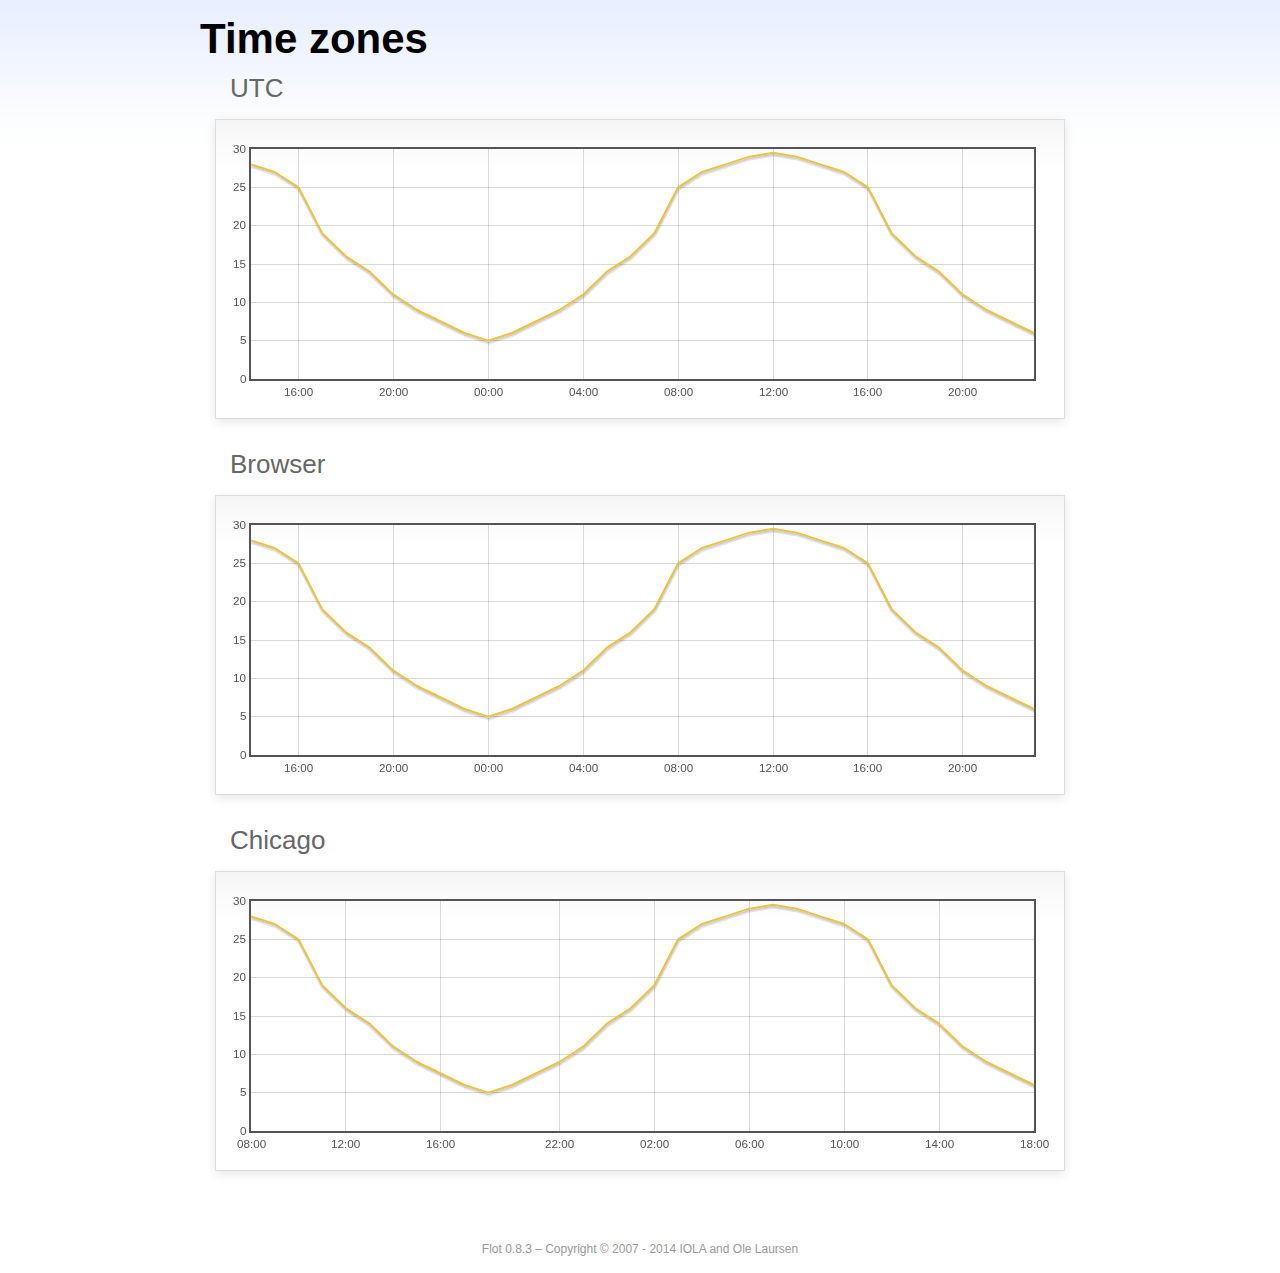
<file: assets/plugins/flot/examples/axes-time-zones/index.html>
<!DOCTYPE html PUBLIC "-//W3C//DTD HTML 4.01//EN" "http://www.w3.org/TR/html4/strict.dtd">
<html>
<head>
	<meta http-equiv="Content-Type" content="text/html; charset=utf-8">
	<title>Flot Examples: Time zones</title>
	<link href="../examples.css" rel="stylesheet" type="text/css">
	<!--[if lte IE 8]><script language="javascript" type="text/javascript" src="../../excanvas.min.js"></script><![endif]-->
	<script language="javascript" type="text/javascript" src="../../jquery.js"></script>
	<script language="javascript" type="text/javascript" src="../../jquery.flot.js"></script>
	<script language="javascript" type="text/javascript" src="../../jquery.flot.time.js"></script>
	<script language="javascript" type="text/javascript" src="date.js"></script>
	<script type="text/javascript">

	$(function() {

		timezoneJS.timezone.zoneFileBasePath = "tz";
		timezoneJS.timezone.defaultZoneFile = [];
		timezoneJS.timezone.init({async: false});

		var d = [
			[Date.UTC(2011, 2, 12, 14, 0, 0), 28],
			[Date.UTC(2011, 2, 12, 15, 0, 0), 27],
			[Date.UTC(2011, 2, 12, 16, 0, 0), 25],
			[Date.UTC(2011, 2, 12, 17, 0, 0), 19],
			[Date.UTC(2011, 2, 12, 18, 0, 0), 16],
			[Date.UTC(2011, 2, 12, 19, 0, 0), 14],
			[Date.UTC(2011, 2, 12, 20, 0, 0), 11],
			[Date.UTC(2011, 2, 12, 21, 0, 0), 9],
			[Date.UTC(2011, 2, 12, 22, 0, 0), 7.5],
			[Date.UTC(2011, 2, 12, 23, 0, 0), 6],
			[Date.UTC(2011, 2, 13, 0, 0, 0), 5],
			[Date.UTC(2011, 2, 13, 1, 0, 0), 6],
			[Date.UTC(2011, 2, 13, 2, 0, 0), 7.5],
			[Date.UTC(2011, 2, 13, 3, 0, 0), 9],
			[Date.UTC(2011, 2, 13, 4, 0, 0), 11],
			[Date.UTC(2011, 2, 13, 5, 0, 0), 14],
			[Date.UTC(2011, 2, 13, 6, 0, 0), 16],
			[Date.UTC(2011, 2, 13, 7, 0, 0), 19],
			[Date.UTC(2011, 2, 13, 8, 0, 0), 25],
			[Date.UTC(2011, 2, 13, 9, 0, 0), 27],
			[Date.UTC(2011, 2, 13, 10, 0, 0), 28],
			[Date.UTC(2011, 2, 13, 11, 0, 0), 29],
			[Date.UTC(2011, 2, 13, 12, 0, 0), 29.5],
			[Date.UTC(2011, 2, 13, 13, 0, 0), 29],
			[Date.UTC(2011, 2, 13, 14, 0, 0), 28],
			[Date.UTC(2011, 2, 13, 15, 0, 0), 27],
			[Date.UTC(2011, 2, 13, 16, 0, 0), 25],
			[Date.UTC(2011, 2, 13, 17, 0, 0), 19],
			[Date.UTC(2011, 2, 13, 18, 0, 0), 16],
			[Date.UTC(2011, 2, 13, 19, 0, 0), 14],
			[Date.UTC(2011, 2, 13, 20, 0, 0), 11],
			[Date.UTC(2011, 2, 13, 21, 0, 0), 9],
			[Date.UTC(2011, 2, 13, 22, 0, 0), 7.5],
			[Date.UTC(2011, 2, 13, 23, 0, 0), 6]
		];

		var plot = $.plot("#placeholderUTC", [d], {
			xaxis: {
				mode: "time"
			}
		});

		var plot = $.plot("#placeholderLocal", [d], {
			xaxis: {
				mode: "time",
				timezone: "browser"
			}
		});

		var plot = $.plot("#placeholderChicago", [d], {
			xaxis: {
				mode: "time",
				timezone: "America/Chicago"
			}
		});

		// Add the Flot version string to the footer

		$("#footer").prepend("Flot " + $.plot.version + " &ndash; ");
	});

	</script>
</head>
<body>

	<div id="header">
		<h2>Time zones</h2>
	</div>

	<div id="content">

		<h3>UTC</h3>
		<div class="demo-container" style="height: 300px;">
			<div id="placeholderUTC" class="demo-placeholder"></div>
		</div>

		<h3>Browser</h3>
		<div class="demo-container" style="height: 300px;">
			<div id="placeholderLocal" class="demo-placeholder"></div>
		</div>

		<h3>Chicago</h3>
		<div class="demo-container" style="height: 300px;">
			<div id="placeholderChicago" class="demo-placeholder"></div>
		</div>

	</div>

	<div id="footer">
		Copyright &copy; 2007 - 2014 IOLA and Ole Laursen
	</div>

</body>
</html>
</file>
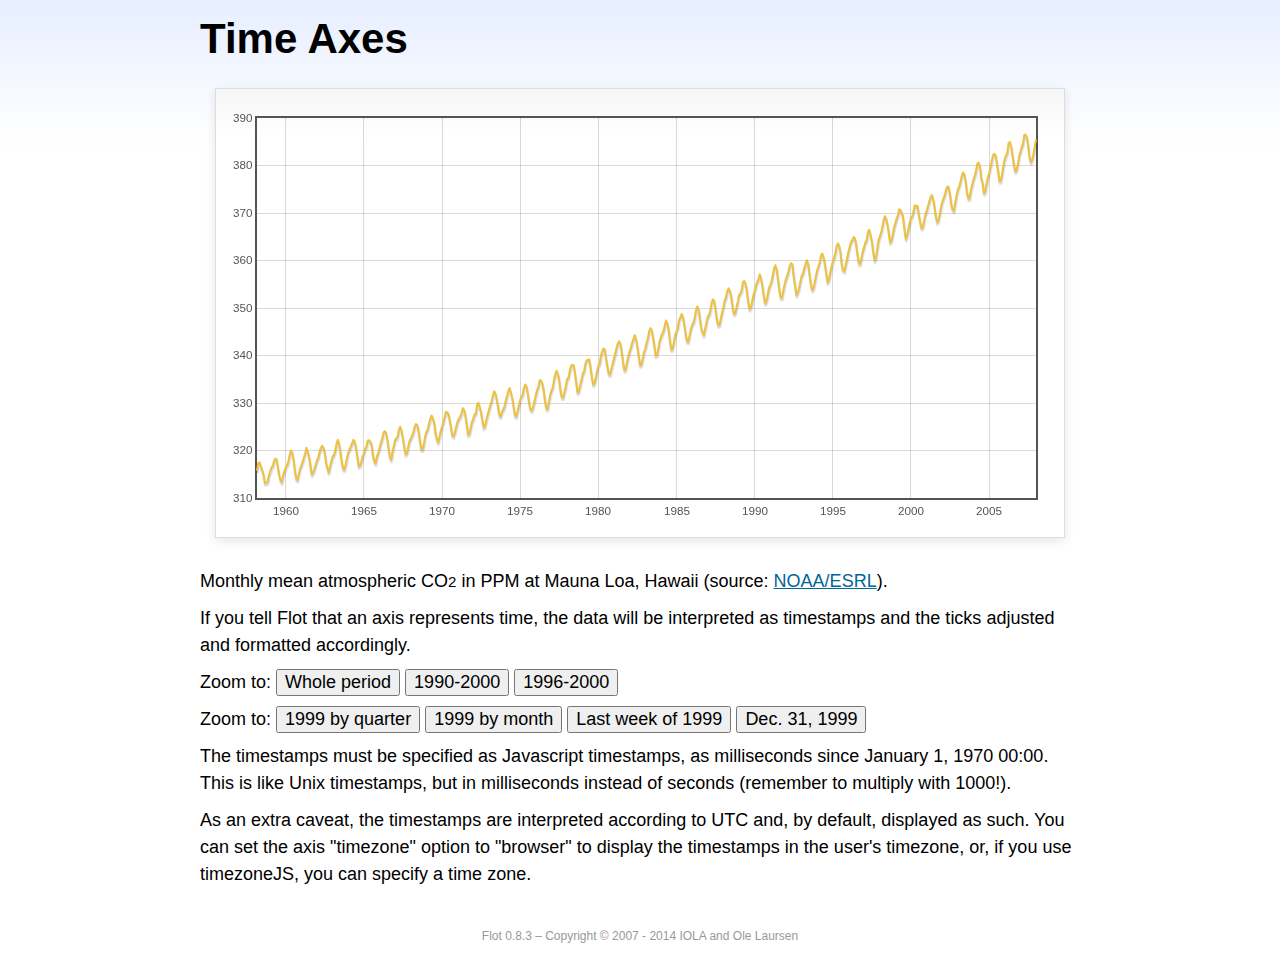
<file: assets/plugins/flot/examples/axes-time/index.html>
<!DOCTYPE html PUBLIC "-//W3C//DTD HTML 4.01//EN" "http://www.w3.org/TR/html4/strict.dtd">
<html>
<head>
	<meta http-equiv="Content-Type" content="text/html; charset=utf-8">
	<title>Flot Examples: Time Axes</title>
	<link href="../examples.css" rel="stylesheet" type="text/css">
	<!--[if lte IE 8]><script language="javascript" type="text/javascript" src="../../excanvas.min.js"></script><![endif]-->
	<script language="javascript" type="text/javascript" src="../../jquery.js"></script>
	<script language="javascript" type="text/javascript" src="../../jquery.flot.js"></script>
	<script language="javascript" type="text/javascript" src="../../jquery.flot.time.js"></script>
	<script type="text/javascript">

	$(function() {

		var d = [[-373597200000, 315.71], [-370918800000, 317.45], [-368326800000, 317.50], [-363056400000, 315.86], [-360378000000, 314.93], [-357699600000, 313.19], [-352429200000, 313.34], [-349837200000, 314.67], [-347158800000, 315.58], [-344480400000, 316.47], [-342061200000, 316.65], [-339382800000, 317.71], [-336790800000, 318.29], [-334112400000, 318.16], [-331520400000, 316.55], [-328842000000, 314.80], [-326163600000, 313.84], [-323571600000, 313.34], [-320893200000, 314.81], [-318301200000, 315.59], [-315622800000, 316.43], [-312944400000, 316.97], [-310438800000, 317.58], [-307760400000, 319.03], [-305168400000, 320.03], [-302490000000, 319.59], [-299898000000, 318.18], [-297219600000, 315.91], [-294541200000, 314.16], [-291949200000, 313.83], [-289270800000, 315.00], [-286678800000, 316.19], [-284000400000, 316.89], [-281322000000, 317.70], [-278902800000, 318.54], [-276224400000, 319.48], [-273632400000, 320.58], [-270954000000, 319.78], [-268362000000, 318.58], [-265683600000, 316.79], [-263005200000, 314.99], [-260413200000, 315.31], [-257734800000, 316.10], [-255142800000, 317.01], [-252464400000, 317.94], [-249786000000, 318.56], [-247366800000, 319.69], [-244688400000, 320.58], [-242096400000, 321.01], [-239418000000, 320.61], [-236826000000, 319.61], [-234147600000, 317.40], [-231469200000, 316.26], [-228877200000, 315.42], [-226198800000, 316.69], [-223606800000, 317.69], [-220928400000, 318.74], [-218250000000, 319.08], [-215830800000, 319.86], [-213152400000, 321.39], [-210560400000, 322.24], [-207882000000, 321.47], [-205290000000, 319.74], [-202611600000, 317.77], [-199933200000, 316.21], [-197341200000, 315.99], [-194662800000, 317.07], [-192070800000, 318.36], [-189392400000, 319.57], [-178938000000, 322.23], [-176259600000, 321.89], [-173667600000, 320.44], [-170989200000, 318.70], [-168310800000, 316.70], [-165718800000, 316.87], [-163040400000, 317.68], [-160448400000, 318.71], [-157770000000, 319.44], [-155091600000, 320.44], [-152672400000, 320.89], [-149994000000, 322.13], [-147402000000, 322.16], [-144723600000, 321.87], [-142131600000, 321.21], [-139453200000, 318.87], [-136774800000, 317.81], [-134182800000, 317.30], [-131504400000, 318.87], [-128912400000, 319.42], [-126234000000, 320.62], [-123555600000, 321.59], [-121136400000, 322.39], [-118458000000, 323.70], [-115866000000, 324.07], [-113187600000, 323.75], [-110595600000, 322.40], [-107917200000, 320.37], [-105238800000, 318.64], [-102646800000, 318.10], [-99968400000, 319.79], [-97376400000, 321.03], [-94698000000, 322.33], [-92019600000, 322.50], [-89600400000, 323.04], [-86922000000, 324.42], [-84330000000, 325.00], [-81651600000, 324.09], [-79059600000, 322.55], [-76381200000, 320.92], [-73702800000, 319.26], [-71110800000, 319.39], [-68432400000, 320.72], [-65840400000, 321.96], [-63162000000, 322.57], [-60483600000, 323.15], [-57978000000, 323.89], [-55299600000, 325.02], [-52707600000, 325.57], [-50029200000, 325.36], [-47437200000, 324.14], [-44758800000, 322.11], [-42080400000, 320.33], [-39488400000, 320.25], [-36810000000, 321.32], [-34218000000, 322.90], [-31539600000, 324.00], [-28861200000, 324.42], [-26442000000, 325.64], [-23763600000, 326.66], [-21171600000, 327.38], [-18493200000, 326.70], [-15901200000, 325.89], [-13222800000, 323.67], [-10544400000, 322.38], [-7952400000, 321.78], [-5274000000, 322.85], [-2682000000, 324.12], [-3600000, 325.06], [2674800000, 325.98], [5094000000, 326.93], [7772400000, 328.13], [10364400000, 328.07], [13042800000, 327.66], [15634800000, 326.35], [18313200000, 324.69], [20991600000, 323.10], [23583600000, 323.07], [26262000000, 324.01], [28854000000, 325.13], [31532400000, 326.17], [34210800000, 326.68], [36630000000, 327.18], [39308400000, 327.78], [41900400000, 328.92], [44578800000, 328.57], [47170800000, 327.37], [49849200000, 325.43], [52527600000, 323.36], [55119600000, 323.56], [57798000000, 324.80], [60390000000, 326.01], [63068400000, 326.77], [65746800000, 327.63], [68252400000, 327.75], [70930800000, 329.72], [73522800000, 330.07], [76201200000, 329.09], [78793200000, 328.05], [81471600000, 326.32], [84150000000, 324.84], [86742000000, 325.20], [89420400000, 326.50], [92012400000, 327.55], [94690800000, 328.54], [97369200000, 329.56], [99788400000, 330.30], [102466800000, 331.50], [105058800000, 332.48], [107737200000, 332.07], [110329200000, 330.87], [113007600000, 329.31], [115686000000, 327.51], [118278000000, 327.18], [120956400000, 328.16], [123548400000, 328.64], [126226800000, 329.35], [128905200000, 330.71], [131324400000, 331.48], [134002800000, 332.65], [136594800000, 333.16], [139273200000, 332.06], [141865200000, 330.99], [144543600000, 329.17], [147222000000, 327.41], [149814000000, 327.20], [152492400000, 328.33], [155084400000, 329.50], [157762800000, 330.68], [160441200000, 331.41], [162860400000, 331.85], [165538800000, 333.29], [168130800000, 333.91], [170809200000, 333.40], [173401200000, 331.78], [176079600000, 329.88], [178758000000, 328.57], [181350000000, 328.46], [184028400000, 329.26], [189298800000, 331.71], [191977200000, 332.76], [194482800000, 333.48], [197161200000, 334.78], [199753200000, 334.78], [202431600000, 334.17], [205023600000, 332.78], [207702000000, 330.64], [210380400000, 328.95], [212972400000, 328.77], [215650800000, 330.23], [218242800000, 331.69], [220921200000, 332.70], [223599600000, 333.24], [226018800000, 334.96], [228697200000, 336.04], [231289200000, 336.82], [233967600000, 336.13], [236559600000, 334.73], [239238000000, 332.52], [241916400000, 331.19], [244508400000, 331.19], [247186800000, 332.35], [249778800000, 333.47], [252457200000, 335.11], [255135600000, 335.26], [257554800000, 336.60], [260233200000, 337.77], [262825200000, 338.00], [265503600000, 337.99], [268095600000, 336.48], [270774000000, 334.37], [273452400000, 332.27], [276044400000, 332.41], [278722800000, 333.76], [281314800000, 334.83], [283993200000, 336.21], [286671600000, 336.64], [289090800000, 338.12], [291769200000, 339.02], [294361200000, 339.02], [297039600000, 339.20], [299631600000, 337.58], [302310000000, 335.55], [304988400000, 333.89], [307580400000, 334.14], [310258800000, 335.26], [312850800000, 336.71], [315529200000, 337.81], [318207600000, 338.29], [320713200000, 340.04], [323391600000, 340.86], [325980000000, 341.47], [328658400000, 341.26], [331250400000, 339.29], [333928800000, 337.60], [336607200000, 336.12], [339202800000, 336.08], [341881200000, 337.22], [344473200000, 338.34], [347151600000, 339.36], [349830000000, 340.51], [352249200000, 341.57], [354924000000, 342.56], [357516000000, 343.01], [360194400000, 342.47], [362786400000, 340.71], [365464800000, 338.52], [368143200000, 336.96], [370738800000, 337.13], [373417200000, 338.58], [376009200000, 339.89], [378687600000, 340.93], [381366000000, 341.69], [383785200000, 342.69], [389052000000, 344.30], [391730400000, 343.43], [394322400000, 341.88], [397000800000, 339.89], [399679200000, 337.95], [402274800000, 338.10], [404953200000, 339.27], [407545200000, 340.67], [410223600000, 341.42], [412902000000, 342.68], [415321200000, 343.46], [417996000000, 345.10], [420588000000, 345.76], [423266400000, 345.36], [425858400000, 343.91], [428536800000, 342.05], [431215200000, 340.00], [433810800000, 340.12], [436489200000, 341.33], [439081200000, 342.94], [441759600000, 343.87], [444438000000, 344.60], [446943600000, 345.20], [452210400000, 347.36], [454888800000, 346.74], [457480800000, 345.41], [460159200000, 343.01], [462837600000, 341.23], [465433200000, 341.52], [468111600000, 342.86], [470703600000, 344.41], [473382000000, 345.09], [476060400000, 345.89], [478479600000, 347.49], [481154400000, 348.00], [483746400000, 348.75], [486424800000, 348.19], [489016800000, 346.54], [491695200000, 344.63], [494373600000, 343.03], [496969200000, 342.92], [499647600000, 344.24], [502239600000, 345.62], [504918000000, 346.43], [507596400000, 346.94], [510015600000, 347.88], [512690400000, 349.57], [515282400000, 350.35], [517960800000, 349.72], [520552800000, 347.78], [523231200000, 345.86], [525909600000, 344.84], [528505200000, 344.32], [531183600000, 345.67], [533775600000, 346.88], [536454000000, 348.19], [539132400000, 348.55], [541551600000, 349.52], [544226400000, 351.12], [546818400000, 351.84], [549496800000, 351.49], [552088800000, 349.82], [554767200000, 347.63], [557445600000, 346.38], [560041200000, 346.49], [562719600000, 347.75], [565311600000, 349.03], [567990000000, 350.20], [570668400000, 351.61], [573174000000, 352.22], [575848800000, 353.53], [578440800000, 354.14], [581119200000, 353.62], [583711200000, 352.53], [586389600000, 350.41], [589068000000, 348.84], [591663600000, 348.94], [594342000000, 350.04], [596934000000, 351.29], [599612400000, 352.72], [602290800000, 353.10], [604710000000, 353.65], [607384800000, 355.43], [609976800000, 355.70], [612655200000, 355.11], [615247200000, 353.79], [617925600000, 351.42], [620604000000, 349.81], [623199600000, 350.11], [625878000000, 351.26], [628470000000, 352.63], [631148400000, 353.64], [633826800000, 354.72], [636246000000, 355.49], [638920800000, 356.09], [641512800000, 357.08], [644191200000, 356.11], [646783200000, 354.70], [649461600000, 352.68], [652140000000, 351.05], [654735600000, 351.36], [657414000000, 352.81], [660006000000, 354.22], [662684400000, 354.85], [665362800000, 355.66], [667782000000, 357.04], [670456800000, 358.40], [673048800000, 359.00], [675727200000, 357.99], [678319200000, 356.00], [680997600000, 353.78], [683676000000, 352.20], [686271600000, 352.22], [688950000000, 353.70], [691542000000, 354.98], [694220400000, 356.09], [696898800000, 356.85], [699404400000, 357.73], [702079200000, 358.91], [704671200000, 359.45], [707349600000, 359.19], [709941600000, 356.72], [712620000000, 354.79], [715298400000, 352.79], [717894000000, 353.20], [720572400000, 354.15], [723164400000, 355.39], [725842800000, 356.77], [728521200000, 357.17], [730940400000, 358.26], [733615200000, 359.16], [736207200000, 360.07], [738885600000, 359.41], [741477600000, 357.44], [744156000000, 355.30], [746834400000, 353.87], [749430000000, 354.04], [752108400000, 355.27], [754700400000, 356.70], [757378800000, 358.00], [760057200000, 358.81], [762476400000, 359.68], [765151200000, 361.13], [767743200000, 361.48], [770421600000, 360.60], [773013600000, 359.20], [775692000000, 357.23], [778370400000, 355.42], [780966000000, 355.89], [783644400000, 357.41], [786236400000, 358.74], [788914800000, 359.73], [791593200000, 360.61], [794012400000, 361.58], [796687200000, 363.05], [799279200000, 363.62], [801957600000, 363.03], [804549600000, 361.55], [807228000000, 358.94], [809906400000, 357.93], [812502000000, 357.80], [815180400000, 359.22], [817772400000, 360.44], [820450800000, 361.83], [823129200000, 362.95], [825634800000, 363.91], [828309600000, 364.28], [830901600000, 364.94], [833580000000, 364.70], [836172000000, 363.31], [838850400000, 361.15], [841528800000, 359.40], [844120800000, 359.34], [846802800000, 360.62], [849394800000, 361.96], [852073200000, 362.81], [854751600000, 363.87], [857170800000, 364.25], [859845600000, 366.02], [862437600000, 366.46], [865116000000, 365.32], [867708000000, 364.07], [870386400000, 361.95], [873064800000, 360.06], [875656800000, 360.49], [878338800000, 362.19], [880930800000, 364.12], [883609200000, 364.99], [886287600000, 365.82], [888706800000, 366.95], [891381600000, 368.42], [893973600000, 369.33], [896652000000, 368.78], [899244000000, 367.59], [901922400000, 365.84], [904600800000, 363.83], [907192800000, 364.18], [909874800000, 365.34], [912466800000, 366.93], [915145200000, 367.94], [917823600000, 368.82], [920242800000, 369.46], [922917600000, 370.77], [925509600000, 370.66], [928188000000, 370.10], [930780000000, 369.08], [933458400000, 366.66], [936136800000, 364.60], [938728800000, 365.17], [941410800000, 366.51], [944002800000, 367.89], [946681200000, 369.04], [949359600000, 369.35], [951865200000, 370.38], [954540000000, 371.63], [957132000000, 371.32], [959810400000, 371.53], [962402400000, 369.75], [965080800000, 368.23], [967759200000, 366.87], [970351200000, 366.94], [973033200000, 368.27], [975625200000, 369.64], [978303600000, 370.46], [980982000000, 371.44], [983401200000, 372.37], [986076000000, 373.33], [988668000000, 373.77], [991346400000, 373.09], [993938400000, 371.51], [996616800000, 369.55], [999295200000, 368.12], [1001887200000, 368.38], [1004569200000, 369.66], [1007161200000, 371.11], [1009839600000, 372.36], [1012518000000, 373.09], [1014937200000, 373.81], [1017612000000, 374.93], [1020204000000, 375.58], [1022882400000, 375.44], [1025474400000, 373.86], [1028152800000, 371.77], [1030831200000, 370.73], [1033423200000, 370.50], [1036105200000, 372.18], [1038697200000, 373.70], [1041375600000, 374.92], [1044054000000, 375.62], [1046473200000, 376.51], [1049148000000, 377.75], [1051740000000, 378.54], [1054418400000, 378.20], [1057010400000, 376.68], [1059688800000, 374.43], [1062367200000, 373.11], [1064959200000, 373.10], [1067641200000, 374.77], [1070233200000, 375.97], [1072911600000, 377.03], [1075590000000, 377.87], [1078095600000, 378.88], [1080770400000, 380.42], [1083362400000, 380.62], [1086040800000, 379.70], [1088632800000, 377.43], [1091311200000, 376.32], [1093989600000, 374.19], [1096581600000, 374.47], [1099263600000, 376.15], [1101855600000, 377.51], [1104534000000, 378.43], [1107212400000, 379.70], [1109631600000, 380.92], [1112306400000, 382.18], [1114898400000, 382.45], [1117576800000, 382.14], [1120168800000, 380.60], [1122847200000, 378.64], [1125525600000, 376.73], [1128117600000, 376.84], [1130799600000, 378.29], [1133391600000, 380.06], [1136070000000, 381.40], [1138748400000, 382.20], [1141167600000, 382.66], [1143842400000, 384.69], [1146434400000, 384.94], [1149112800000, 384.01], [1151704800000, 382.14], [1154383200000, 380.31], [1157061600000, 378.81], [1159653600000, 379.03], [1162335600000, 380.17], [1164927600000, 381.85], [1167606000000, 382.94], [1170284400000, 383.86], [1172703600000, 384.49], [1175378400000, 386.37], [1177970400000, 386.54], [1180648800000, 385.98], [1183240800000, 384.36], [1185919200000, 381.85], [1188597600000, 380.74], [1191189600000, 381.15], [1193871600000, 382.38], [1196463600000, 383.94], [1199142000000, 385.44]]; 

		$.plot("#placeholder", [d], {
			xaxis: { mode: "time" }
		});

		$("#whole").click(function () {
			$.plot("#placeholder", [d], {
				xaxis: { mode: "time" }
			});
		});

		$("#nineties").click(function () {
			$.plot("#placeholder", [d], {
				xaxis: {
					mode: "time",
					min: (new Date(1990, 0, 1)).getTime(),
					max: (new Date(2000, 0, 1)).getTime()
				}
			});
		});

		$("#latenineties").click(function () {
			$.plot("#placeholder", [d], {
				xaxis: {
					mode: "time",
					minTickSize: [1, "year"],
					min: (new Date(1996, 0, 1)).getTime(),
					max: (new Date(2000, 0, 1)).getTime()
				}
			});
		});

		$("#ninetyninequarters").click(function () {
			$.plot("#placeholder", [d], {
				xaxis: {
					mode: "time",
					minTickSize: [1, "quarter"],
					min: (new Date(1999, 0, 1)).getTime(),
					max: (new Date(2000, 0, 1)).getTime()
				}
			});
		});

		$("#ninetynine").click(function () {
			$.plot("#placeholder", [d], {
				xaxis: {
					mode: "time",
					minTickSize: [1, "month"],
					min: (new Date(1999, 0, 1)).getTime(),
					max: (new Date(2000, 0, 1)).getTime()
				}
			});
		});

		$("#lastweekninetynine").click(function () {
			$.plot("#placeholder", [d], {
				xaxis: {
					mode: "time",
					minTickSize: [1, "day"],
					min: (new Date(1999, 11, 25)).getTime(),
					max: (new Date(2000, 0, 1)).getTime(),
					timeformat: "%a"
				}
			});
		});

		$("#lastdayninetynine").click(function () {
			$.plot("#placeholder", [d], {
				xaxis: {
					mode: "time",
					minTickSize: [1, "hour"],
					min: (new Date(1999, 11, 31)).getTime(),
					max: (new Date(2000, 0, 1)).getTime(),
					twelveHourClock: true
				}
			});
		});

		// Add the Flot version string to the footer

		$("#footer").prepend("Flot " + $.plot.version + " &ndash; ");
	});

	</script>
</head>
<body>

	<div id="header">
		<h2>Time Axes</h2>
	</div>

	<div id="content">

		<div class="demo-container">
			<div id="placeholder" class="demo-placeholder"></div>
		</div>

		<p>Monthly mean atmospheric CO<sub>2</sub> in PPM at Mauna Loa, Hawaii (source: <a href="http://www.esrl.noaa.gov/gmd/ccgg/trends/">NOAA/ESRL</a>).</p>

		<p>If you tell Flot that an axis represents time, the data will be interpreted as timestamps and the ticks adjusted and formatted accordingly.</p>

		<p>Zoom to: <button id="whole">Whole period</button>
		<button id="nineties">1990-2000</button>
		<button id="latenineties">1996-2000</button></p>

		<p>Zoom to: <button id="ninetyninequarters">1999 by quarter</button>
		<button id="ninetynine">1999 by month</button>
		<button id="lastweekninetynine">Last week of 1999</button>
		<button id="lastdayninetynine">Dec. 31, 1999</button></p>

		<p>The timestamps must be specified as Javascript timestamps, as milliseconds since January 1, 1970 00:00. This is like Unix timestamps, but in milliseconds instead of seconds (remember to multiply with 1000!).</p>

		<p>As an extra caveat, the timestamps are interpreted according to UTC and, by default, displayed as such. You can set the axis "timezone" option to "browser" to display the timestamps in the user's timezone, or, if you use timezoneJS, you can specify a time zone.</p>

	</div>

	<div id="footer">
		Copyright &copy; 2007 - 2014 IOLA and Ole Laursen
	</div>

</body>
</html>
</file>
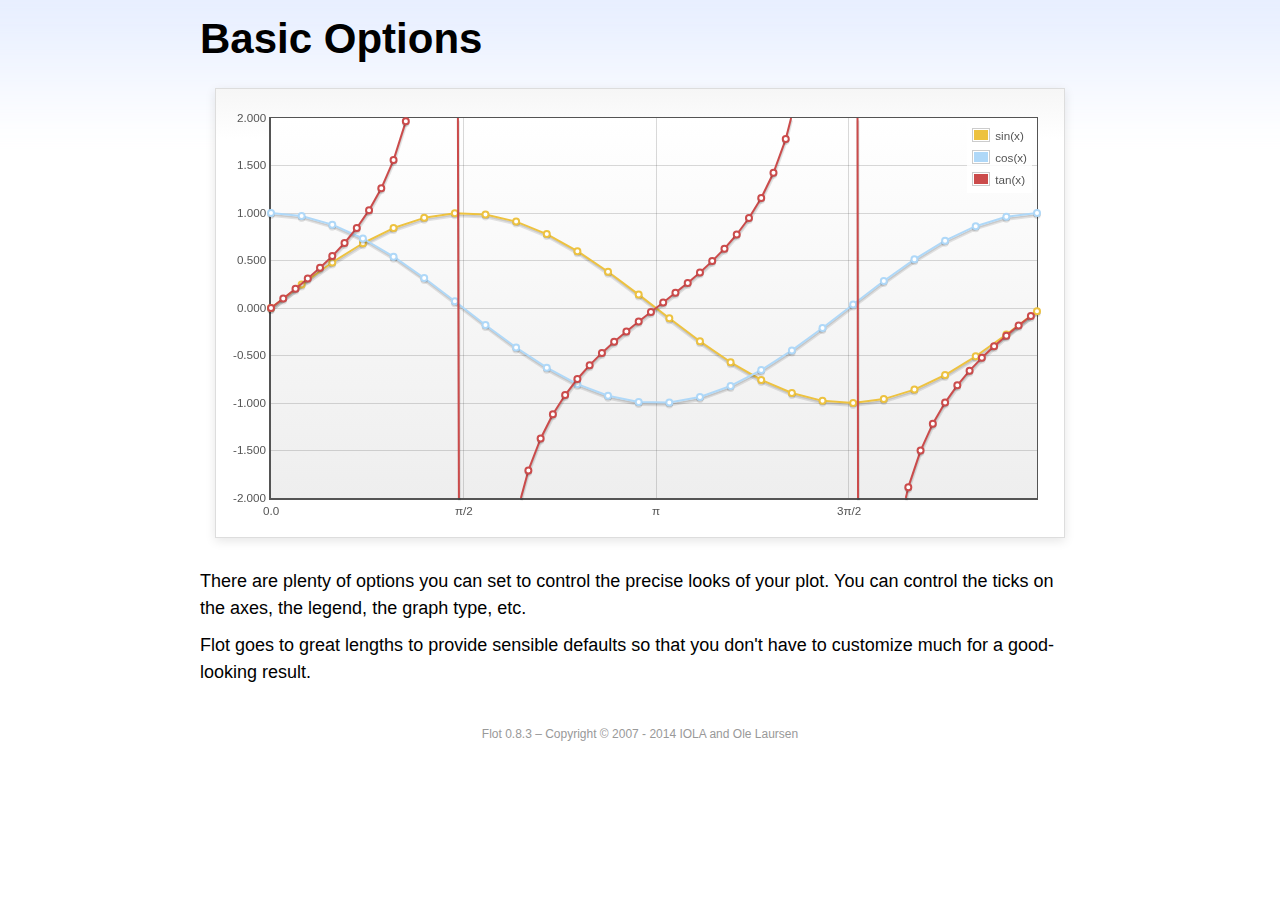
<file: assets/plugins/flot/examples/basic-options/index.html>
<!DOCTYPE html PUBLIC "-//W3C//DTD HTML 4.01//EN" "http://www.w3.org/TR/html4/strict.dtd">
<html>
<head>
	<meta http-equiv="Content-Type" content="text/html; charset=utf-8">
	<title>Flot Examples: Basic Options</title>
	<link href="../examples.css" rel="stylesheet" type="text/css">
	<!--[if lte IE 8]><script language="javascript" type="text/javascript" src="../../excanvas.min.js"></script><![endif]-->
	<script language="javascript" type="text/javascript" src="../../jquery.js"></script>
	<script language="javascript" type="text/javascript" src="../../jquery.flot.js"></script>
	<script type="text/javascript">

	$(function () {

		var d1 = [];
		for (var i = 0; i < Math.PI * 2; i += 0.25) {
			d1.push([i, Math.sin(i)]);
		}

		var d2 = [];
		for (var i = 0; i < Math.PI * 2; i += 0.25) {
			d2.push([i, Math.cos(i)]);
		}

		var d3 = [];
		for (var i = 0; i < Math.PI * 2; i += 0.1) {
			d3.push([i, Math.tan(i)]);
		}

		$.plot("#placeholder", [
			{ label: "sin(x)", data: d1 },
			{ label: "cos(x)", data: d2 },
			{ label: "tan(x)", data: d3 }
		], {
			series: {
				lines: { show: true },
				points: { show: true }
			},
			xaxis: {
				ticks: [
					0, [ Math.PI/2, "\u03c0/2" ], [ Math.PI, "\u03c0" ],
					[ Math.PI * 3/2, "3\u03c0/2" ], [ Math.PI * 2, "2\u03c0" ]
				]
			},
			yaxis: {
				ticks: 10,
				min: -2,
				max: 2,
				tickDecimals: 3
			},
			grid: {
				backgroundColor: { colors: [ "#fff", "#eee" ] },
				borderWidth: {
					top: 1,
					right: 1,
					bottom: 2,
					left: 2
				}
			}
		});

		// Add the Flot version string to the footer

		$("#footer").prepend("Flot " + $.plot.version + " &ndash; ");
	});

	</script>
</head>
<body>

	<div id="header">
		<h2>Basic Options</h2>
	</div>

	<div id="content">

		<div class="demo-container">
			<div id="placeholder" class="demo-placeholder"></div>
		</div>

		<p>There are plenty of options you can set to control the precise looks of your plot. You can control the ticks on the axes, the legend, the graph type, etc.</p>

		<p>Flot goes to great lengths to provide sensible defaults so that you don't have to customize much for a good-looking result.</p>

	</div>

	<div id="footer">
		Copyright &copy; 2007 - 2014 IOLA and Ole Laursen
	</div>

</body>
</html>
</file>
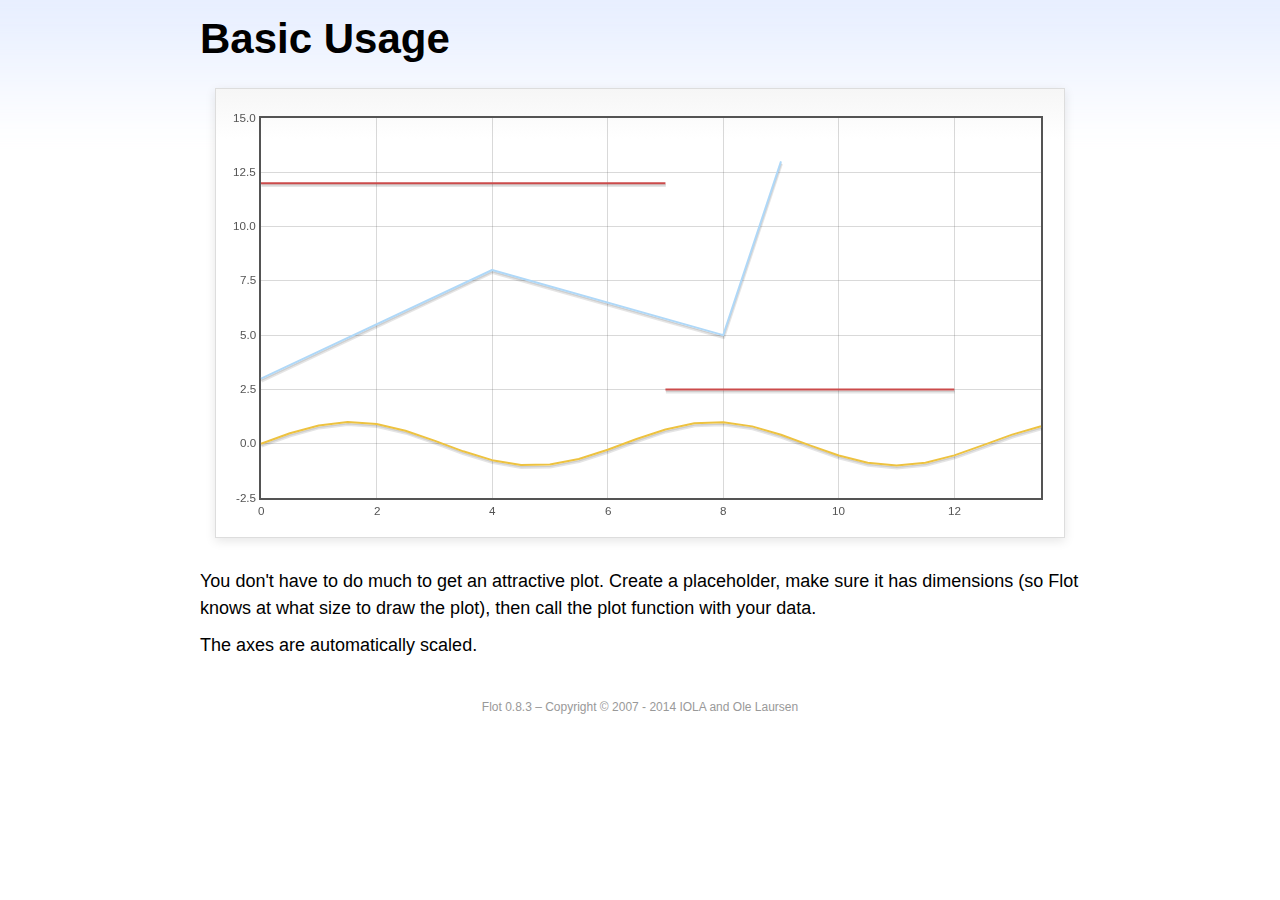
<file: assets/plugins/flot/examples/basic-usage/index.html>
<!DOCTYPE html PUBLIC "-//W3C//DTD HTML 4.01//EN" "http://www.w3.org/TR/html4/strict.dtd">
<html>
<head>
	<meta http-equiv="Content-Type" content="text/html; charset=utf-8">
	<title>Flot Examples: Basic Usage</title>
	<link href="../examples.css" rel="stylesheet" type="text/css">
	<!--[if lte IE 8]><script language="javascript" type="text/javascript" src="../../excanvas.min.js"></script><![endif]-->
	<script language="javascript" type="text/javascript" src="../../jquery.js"></script>
	<script language="javascript" type="text/javascript" src="../../jquery.flot.js"></script>
	<script type="text/javascript">

	$(function() {

		var d1 = [];
		for (var i = 0; i < 14; i += 0.5) {
			d1.push([i, Math.sin(i)]);
		}

		var d2 = [[0, 3], [4, 8], [8, 5], [9, 13]];

		// A null signifies separate line segments

		var d3 = [[0, 12], [7, 12], null, [7, 2.5], [12, 2.5]];

		$.plot("#placeholder", [ d1, d2, d3 ]);

		// Add the Flot version string to the footer

		$("#footer").prepend("Flot " + $.plot.version + " &ndash; ");
	});

	</script>
</head>
<body>

	<div id="header">
		<h2>Basic Usage</h2>
	</div>

	<div id="content">

		<div class="demo-container">
			<div id="placeholder" class="demo-placeholder"></div>
		</div>

		<p>You don't have to do much to get an attractive plot.  Create a placeholder, make sure it has dimensions (so Flot knows at what size to draw the plot), then call the plot function with your data.</p>

		<p>The axes are automatically scaled.</p>

	</div>

	<div id="footer">
		Copyright &copy; 2007 - 2014 IOLA and Ole Laursen
	</div>

</body>
</html>
</file>
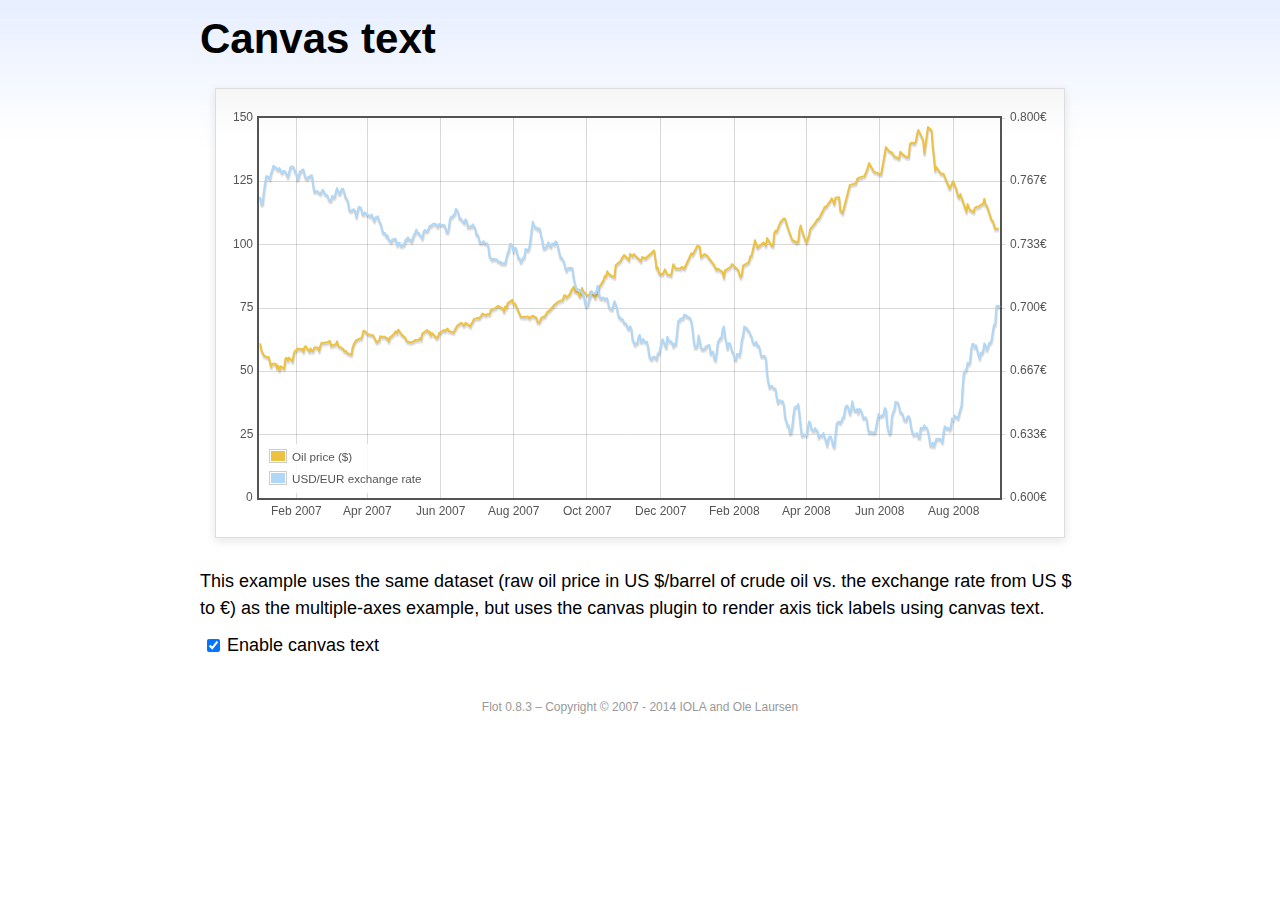
<file: assets/plugins/flot/examples/canvas/index.html>
<!DOCTYPE html PUBLIC "-//W3C//DTD HTML 4.01//EN" "http://www.w3.org/TR/html4/strict.dtd">
<html>
<head>
	<meta http-equiv="Content-Type" content="text/html; charset=utf-8">
	<title>Flot Examples: Canvas text</title>
	<link href="../examples.css" rel="stylesheet" type="text/css">
	<!--[if lte IE 8]><script language="javascript" type="text/javascript" src="../../excanvas.min.js"></script><![endif]-->
	<script language="javascript" type="text/javascript" src="../../jquery.js"></script>
	<script language="javascript" type="text/javascript" src="../../jquery.flot.js"></script>
	<script language="javascript" type="text/javascript" src="../../jquery.flot.time.js"></script>
	<script language="javascript" type="text/javascript" src="../../jquery.flot.canvas.js"></script>
	<script type="text/javascript">

	$(function() {

		var oilPrices = [[1167692400000,61.05], [1167778800000,58.32], [1167865200000,57.35], [1167951600000,56.31], [1168210800000,55.55], [1168297200000,55.64], [1168383600000,54.02], [1168470000000,51.88], [1168556400000,52.99], [1168815600000,52.99], [1168902000000,51.21], [1168988400000,52.24], [1169074800000,50.48], [1169161200000,51.99], [1169420400000,51.13], [1169506800000,55.04], [1169593200000,55.37], [1169679600000,54.23], [1169766000000,55.42], [1170025200000,54.01], [1170111600000,56.97], [1170198000000,58.14], [1170284400000,58.14], [1170370800000,59.02], [1170630000000,58.74], [1170716400000,58.88], [1170802800000,57.71], [1170889200000,59.71], [1170975600000,59.89], [1171234800000,57.81], [1171321200000,59.06], [1171407600000,58.00], [1171494000000,57.99], [1171580400000,59.39], [1171839600000,59.39], [1171926000000,58.07], [1172012400000,60.07], [1172098800000,61.14], [1172444400000,61.39], [1172530800000,61.46], [1172617200000,61.79], [1172703600000,62.00], [1172790000000,60.07], [1173135600000,60.69], [1173222000000,61.82], [1173308400000,60.05], [1173654000000,58.91], [1173740400000,57.93], [1173826800000,58.16], [1173913200000,57.55], [1173999600000,57.11], [1174258800000,56.59], [1174345200000,59.61], [1174518000000,61.69], [1174604400000,62.28], [1174860000000,62.91], [1174946400000,62.93], [1175032800000,64.03], [1175119200000,66.03], [1175205600000,65.87], [1175464800000,64.64], [1175637600000,64.38], [1175724000000,64.28], [1175810400000,64.28], [1176069600000,61.51], [1176156000000,61.89], [1176242400000,62.01], [1176328800000,63.85], [1176415200000,63.63], [1176674400000,63.61], [1176760800000,63.10], [1176847200000,63.13], [1176933600000,61.83], [1177020000000,63.38], [1177279200000,64.58], [1177452000000,65.84], [1177538400000,65.06], [1177624800000,66.46], [1177884000000,64.40], [1178056800000,63.68], [1178143200000,63.19], [1178229600000,61.93], [1178488800000,61.47], [1178575200000,61.55], [1178748000000,61.81], [1178834400000,62.37], [1179093600000,62.46], [1179180000000,63.17], [1179266400000,62.55], [1179352800000,64.94], [1179698400000,66.27], [1179784800000,65.50], [1179871200000,65.77], [1179957600000,64.18], [1180044000000,65.20], [1180389600000,63.15], [1180476000000,63.49], [1180562400000,65.08], [1180908000000,66.30], [1180994400000,65.96], [1181167200000,66.93], [1181253600000,65.98], [1181599200000,65.35], [1181685600000,66.26], [1181858400000,68.00], [1182117600000,69.09], [1182204000000,69.10], [1182290400000,68.19], [1182376800000,68.19], [1182463200000,69.14], [1182722400000,68.19], [1182808800000,67.77], [1182895200000,68.97], [1182981600000,69.57], [1183068000000,70.68], [1183327200000,71.09], [1183413600000,70.92], [1183586400000,71.81], [1183672800000,72.81], [1183932000000,72.19], [1184018400000,72.56], [1184191200000,72.50], [1184277600000,74.15], [1184623200000,75.05], [1184796000000,75.92], [1184882400000,75.57], [1185141600000,74.89], [1185228000000,73.56], [1185314400000,75.57], [1185400800000,74.95], [1185487200000,76.83], [1185832800000,78.21], [1185919200000,76.53], [1186005600000,76.86], [1186092000000,76.00], [1186437600000,71.59], [1186696800000,71.47], [1186956000000,71.62], [1187042400000,71.00], [1187301600000,71.98], [1187560800000,71.12], [1187647200000,69.47], [1187733600000,69.26], [1187820000000,69.83], [1187906400000,71.09], [1188165600000,71.73], [1188338400000,73.36], [1188511200000,74.04], [1188856800000,76.30], [1189116000000,77.49], [1189461600000,78.23], [1189548000000,79.91], [1189634400000,80.09], [1189720800000,79.10], [1189980000000,80.57], [1190066400000,81.93], [1190239200000,83.32], [1190325600000,81.62], [1190584800000,80.95], [1190671200000,79.53], [1190757600000,80.30], [1190844000000,82.88], [1190930400000,81.66], [1191189600000,80.24], [1191276000000,80.05], [1191362400000,79.94], [1191448800000,81.44], [1191535200000,81.22], [1191794400000,79.02], [1191880800000,80.26], [1191967200000,80.30], [1192053600000,83.08], [1192140000000,83.69], [1192399200000,86.13], [1192485600000,87.61], [1192572000000,87.40], [1192658400000,89.47], [1192744800000,88.60], [1193004000000,87.56], [1193090400000,87.56], [1193176800000,87.10], [1193263200000,91.86], [1193612400000,93.53], [1193698800000,94.53], [1193871600000,95.93], [1194217200000,93.98], [1194303600000,96.37], [1194476400000,95.46], [1194562800000,96.32], [1195081200000,93.43], [1195167600000,95.10], [1195426800000,94.64], [1195513200000,95.10], [1196031600000,97.70], [1196118000000,94.42], [1196204400000,90.62], [1196290800000,91.01], [1196377200000,88.71], [1196636400000,88.32], [1196809200000,90.23], [1196982000000,88.28], [1197241200000,87.86], [1197327600000,90.02], [1197414000000,92.25], [1197586800000,90.63], [1197846000000,90.63], [1197932400000,90.49], [1198018800000,91.24], [1198105200000,91.06], [1198191600000,90.49], [1198710000000,96.62], [1198796400000,96.00], [1199142000000,99.62], [1199314800000,99.18], [1199401200000,95.09], [1199660400000,96.33], [1199833200000,95.67], [1200351600000,91.90], [1200438000000,90.84], [1200524400000,90.13], [1200610800000,90.57], [1200956400000,89.21], [1201042800000,86.99], [1201129200000,89.85], [1201474800000,90.99], [1201561200000,91.64], [1201647600000,92.33], [1201734000000,91.75], [1202079600000,90.02], [1202166000000,88.41], [1202252400000,87.14], [1202338800000,88.11], [1202425200000,91.77], [1202770800000,92.78], [1202857200000,93.27], [1202943600000,95.46], [1203030000000,95.46], [1203289200000,101.74], [1203462000000,98.81], [1203894000000,100.88], [1204066800000,99.64], [1204153200000,102.59], [1204239600000,101.84], [1204498800000,99.52], [1204585200000,99.52], [1204671600000,104.52], [1204758000000,105.47], [1204844400000,105.15], [1205103600000,108.75], [1205276400000,109.92], [1205362800000,110.33], [1205449200000,110.21], [1205708400000,105.68], [1205967600000,101.84], [1206313200000,100.86], [1206399600000,101.22], [1206486000000,105.90], [1206572400000,107.58], [1206658800000,105.62], [1206914400000,101.58], [1207000800000,100.98], [1207173600000,103.83], [1207260000000,106.23], [1207605600000,108.50], [1207778400000,110.11], [1207864800000,110.14], [1208210400000,113.79], [1208296800000,114.93], [1208383200000,114.86], [1208728800000,117.48], [1208815200000,118.30], [1208988000000,116.06], [1209074400000,118.52], [1209333600000,118.75], [1209420000000,113.46], [1209592800000,112.52], [1210024800000,121.84], [1210111200000,123.53], [1210197600000,123.69], [1210543200000,124.23], [1210629600000,125.80], [1210716000000,126.29], [1211148000000,127.05], [1211320800000,129.07], [1211493600000,132.19], [1211839200000,128.85], [1212357600000,127.76], [1212703200000,138.54], [1212962400000,136.80], [1213135200000,136.38], [1213308000000,134.86], [1213653600000,134.01], [1213740000000,136.68], [1213912800000,135.65], [1214172000000,134.62], [1214258400000,134.62], [1214344800000,134.62], [1214431200000,139.64], [1214517600000,140.21], [1214776800000,140.00], [1214863200000,140.97], [1214949600000,143.57], [1215036000000,145.29], [1215381600000,141.37], [1215468000000,136.04], [1215727200000,146.40], [1215986400000,145.18], [1216072800000,138.74], [1216159200000,134.60], [1216245600000,129.29], [1216332000000,130.65], [1216677600000,127.95], [1216850400000,127.95], [1217282400000,122.19], [1217455200000,124.08], [1217541600000,125.10], [1217800800000,121.41], [1217887200000,119.17], [1217973600000,118.58], [1218060000000,120.02], [1218405600000,114.45], [1218492000000,113.01], [1218578400000,116.00], [1218751200000,113.77], [1219010400000,112.87], [1219096800000,114.53], [1219269600000,114.98], [1219356000000,114.98], [1219701600000,116.27], [1219788000000,118.15], [1219874400000,115.59], [1219960800000,115.46], [1220306400000,109.71], [1220392800000,109.35], [1220565600000,106.23], [1220824800000,106.34]];

		var exchangeRates = [[1167606000000,0.7580], [1167692400000,0.7580], [1167778800000,0.75470], [1167865200000,0.75490], [1167951600000,0.76130], [1168038000000,0.76550], [1168124400000,0.76930], [1168210800000,0.76940], [1168297200000,0.76880], [1168383600000,0.76780], [1168470000000,0.77080], [1168556400000,0.77270], [1168642800000,0.77490], [1168729200000,0.77410], [1168815600000,0.77410], [1168902000000,0.77320], [1168988400000,0.77270], [1169074800000,0.77370], [1169161200000,0.77240], [1169247600000,0.77120], [1169334000000,0.7720], [1169420400000,0.77210], [1169506800000,0.77170], [1169593200000,0.77040], [1169679600000,0.7690], [1169766000000,0.77110], [1169852400000,0.7740], [1169938800000,0.77450], [1170025200000,0.77450], [1170111600000,0.7740], [1170198000000,0.77160], [1170284400000,0.77130], [1170370800000,0.76780], [1170457200000,0.76880], [1170543600000,0.77180], [1170630000000,0.77180], [1170716400000,0.77280], [1170802800000,0.77290], [1170889200000,0.76980], [1170975600000,0.76850], [1171062000000,0.76810], [1171148400000,0.7690], [1171234800000,0.7690], [1171321200000,0.76980], [1171407600000,0.76990], [1171494000000,0.76510], [1171580400000,0.76130], [1171666800000,0.76160], [1171753200000,0.76140], [1171839600000,0.76140], [1171926000000,0.76070], [1172012400000,0.76020], [1172098800000,0.76110], [1172185200000,0.76220], [1172271600000,0.76150], [1172358000000,0.75980], [1172444400000,0.75980], [1172530800000,0.75920], [1172617200000,0.75730], [1172703600000,0.75660], [1172790000000,0.75670], [1172876400000,0.75910], [1172962800000,0.75820], [1173049200000,0.75850], [1173135600000,0.76130], [1173222000000,0.76310], [1173308400000,0.76150], [1173394800000,0.760], [1173481200000,0.76130], [1173567600000,0.76270], [1173654000000,0.76270], [1173740400000,0.76080], [1173826800000,0.75830], [1173913200000,0.75750], [1173999600000,0.75620], [1174086000000,0.7520], [1174172400000,0.75120], [1174258800000,0.75120], [1174345200000,0.75170], [1174431600000,0.7520], [1174518000000,0.75110], [1174604400000,0.7480], [1174690800000,0.75090], [1174777200000,0.75310], [1174860000000,0.75310], [1174946400000,0.75270], [1175032800000,0.74980], [1175119200000,0.74930], [1175205600000,0.75040], [1175292000000,0.750], [1175378400000,0.74910], [1175464800000,0.74910], [1175551200000,0.74850], [1175637600000,0.74840], [1175724000000,0.74920], [1175810400000,0.74710], [1175896800000,0.74590], [1175983200000,0.74770], [1176069600000,0.74770], [1176156000000,0.74830], [1176242400000,0.74580], [1176328800000,0.74480], [1176415200000,0.7430], [1176501600000,0.73990], [1176588000000,0.73950], [1176674400000,0.73950], [1176760800000,0.73780], [1176847200000,0.73820], [1176933600000,0.73620], [1177020000000,0.73550], [1177106400000,0.73480], [1177192800000,0.73610], [1177279200000,0.73610], [1177365600000,0.73650], [1177452000000,0.73620], [1177538400000,0.73310], [1177624800000,0.73390], [1177711200000,0.73440], [1177797600000,0.73270], [1177884000000,0.73270], [1177970400000,0.73360], [1178056800000,0.73330], [1178143200000,0.73590], [1178229600000,0.73590], [1178316000000,0.73720], [1178402400000,0.7360], [1178488800000,0.7360], [1178575200000,0.7350], [1178661600000,0.73650], [1178748000000,0.73840], [1178834400000,0.73950], [1178920800000,0.74130], [1179007200000,0.73970], [1179093600000,0.73960], [1179180000000,0.73850], [1179266400000,0.73780], [1179352800000,0.73660], [1179439200000,0.740], [1179525600000,0.74110], [1179612000000,0.74060], [1179698400000,0.74050], [1179784800000,0.74140], [1179871200000,0.74310], [1179957600000,0.74310], [1180044000000,0.74380], [1180130400000,0.74430], [1180216800000,0.74430], [1180303200000,0.74430], [1180389600000,0.74340], [1180476000000,0.74290], [1180562400000,0.74420], [1180648800000,0.7440], [1180735200000,0.74390], [1180821600000,0.74370], [1180908000000,0.74370], [1180994400000,0.74290], [1181080800000,0.74030], [1181167200000,0.73990], [1181253600000,0.74180], [1181340000000,0.74680], [1181426400000,0.7480], [1181512800000,0.7480], [1181599200000,0.7490], [1181685600000,0.74940], [1181772000000,0.75220], [1181858400000,0.75150], [1181944800000,0.75020], [1182031200000,0.74720], [1182117600000,0.74720], [1182204000000,0.74620], [1182290400000,0.74550], [1182376800000,0.74490], [1182463200000,0.74670], [1182549600000,0.74580], [1182636000000,0.74270], [1182722400000,0.74270], [1182808800000,0.7430], [1182895200000,0.74290], [1182981600000,0.7440], [1183068000000,0.7430], [1183154400000,0.74220], [1183240800000,0.73880], [1183327200000,0.73880], [1183413600000,0.73690], [1183500000000,0.73450], [1183586400000,0.73450], [1183672800000,0.73450], [1183759200000,0.73520], [1183845600000,0.73410], [1183932000000,0.73410], [1184018400000,0.7340], [1184104800000,0.73240], [1184191200000,0.72720], [1184277600000,0.72640], [1184364000000,0.72550], [1184450400000,0.72580], [1184536800000,0.72580], [1184623200000,0.72560], [1184709600000,0.72570], [1184796000000,0.72470], [1184882400000,0.72430], [1184968800000,0.72440], [1185055200000,0.72350], [1185141600000,0.72350], [1185228000000,0.72350], [1185314400000,0.72350], [1185400800000,0.72620], [1185487200000,0.72880], [1185573600000,0.73010], [1185660000000,0.73370], [1185746400000,0.73370], [1185832800000,0.73240], [1185919200000,0.72970], [1186005600000,0.73170], [1186092000000,0.73150], [1186178400000,0.72880], [1186264800000,0.72630], [1186351200000,0.72630], [1186437600000,0.72420], [1186524000000,0.72530], [1186610400000,0.72640], [1186696800000,0.7270], [1186783200000,0.73120], [1186869600000,0.73050], [1186956000000,0.73050], [1187042400000,0.73180], [1187128800000,0.73580], [1187215200000,0.74090], [1187301600000,0.74540], [1187388000000,0.74370], [1187474400000,0.74240], [1187560800000,0.74240], [1187647200000,0.74150], [1187733600000,0.74190], [1187820000000,0.74140], [1187906400000,0.73770], [1187992800000,0.73550], [1188079200000,0.73150], [1188165600000,0.73150], [1188252000000,0.7320], [1188338400000,0.73320], [1188424800000,0.73460], [1188511200000,0.73280], [1188597600000,0.73230], [1188684000000,0.7340], [1188770400000,0.7340], [1188856800000,0.73360], [1188943200000,0.73510], [1189029600000,0.73460], [1189116000000,0.73210], [1189202400000,0.72940], [1189288800000,0.72660], [1189375200000,0.72660], [1189461600000,0.72540], [1189548000000,0.72420], [1189634400000,0.72130], [1189720800000,0.71970], [1189807200000,0.72090], [1189893600000,0.7210], [1189980000000,0.7210], [1190066400000,0.7210], [1190152800000,0.72090], [1190239200000,0.71590], [1190325600000,0.71330], [1190412000000,0.71050], [1190498400000,0.70990], [1190584800000,0.70990], [1190671200000,0.70930], [1190757600000,0.70930], [1190844000000,0.70760], [1190930400000,0.7070], [1191016800000,0.70490], [1191103200000,0.70120], [1191189600000,0.70110], [1191276000000,0.70190], [1191362400000,0.70460], [1191448800000,0.70630], [1191535200000,0.70890], [1191621600000,0.70770], [1191708000000,0.70770], [1191794400000,0.70770], [1191880800000,0.70910], [1191967200000,0.71180], [1192053600000,0.70790], [1192140000000,0.70530], [1192226400000,0.7050], [1192312800000,0.70550], [1192399200000,0.70550], [1192485600000,0.70450], [1192572000000,0.70510], [1192658400000,0.70510], [1192744800000,0.70170], [1192831200000,0.70], [1192917600000,0.69950], [1193004000000,0.69940], [1193090400000,0.70140], [1193176800000,0.70360], [1193263200000,0.70210], [1193349600000,0.70020], [1193436000000,0.69670], [1193522400000,0.6950], [1193612400000,0.6950], [1193698800000,0.69390], [1193785200000,0.6940], [1193871600000,0.69220], [1193958000000,0.69190], [1194044400000,0.69140], [1194130800000,0.68940], [1194217200000,0.68910], [1194303600000,0.69040], [1194390000000,0.6890], [1194476400000,0.68340], [1194562800000,0.68230], [1194649200000,0.68070], [1194735600000,0.68150], [1194822000000,0.68150], [1194908400000,0.68470], [1194994800000,0.68590], [1195081200000,0.68220], [1195167600000,0.68270], [1195254000000,0.68370], [1195340400000,0.68230], [1195426800000,0.68220], [1195513200000,0.68220], [1195599600000,0.67920], [1195686000000,0.67460], [1195772400000,0.67350], [1195858800000,0.67310], [1195945200000,0.67420], [1196031600000,0.67440], [1196118000000,0.67390], [1196204400000,0.67310], [1196290800000,0.67610], [1196377200000,0.67610], [1196463600000,0.67850], [1196550000000,0.68180], [1196636400000,0.68360], [1196722800000,0.68230], [1196809200000,0.68050], [1196895600000,0.67930], [1196982000000,0.68490], [1197068400000,0.68330], [1197154800000,0.68250], [1197241200000,0.68250], [1197327600000,0.68160], [1197414000000,0.67990], [1197500400000,0.68130], [1197586800000,0.68090], [1197673200000,0.68680], [1197759600000,0.69330], [1197846000000,0.69330], [1197932400000,0.69450], [1198018800000,0.69440], [1198105200000,0.69460], [1198191600000,0.69640], [1198278000000,0.69650], [1198364400000,0.69560], [1198450800000,0.69560], [1198537200000,0.6950], [1198623600000,0.69480], [1198710000000,0.69280], [1198796400000,0.68870], [1198882800000,0.68240], [1198969200000,0.67940], [1199055600000,0.67940], [1199142000000,0.68030], [1199228400000,0.68550], [1199314800000,0.68240], [1199401200000,0.67910], [1199487600000,0.67830], [1199574000000,0.67850], [1199660400000,0.67850], [1199746800000,0.67970], [1199833200000,0.680], [1199919600000,0.68030], [1200006000000,0.68050], [1200092400000,0.6760], [1200178800000,0.6770], [1200265200000,0.6770], [1200351600000,0.67360], [1200438000000,0.67260], [1200524400000,0.67640], [1200610800000,0.68210], [1200697200000,0.68310], [1200783600000,0.68420], [1200870000000,0.68420], [1200956400000,0.68870], [1201042800000,0.69030], [1201129200000,0.68480], [1201215600000,0.68240], [1201302000000,0.67880], [1201388400000,0.68140], [1201474800000,0.68140], [1201561200000,0.67970], [1201647600000,0.67690], [1201734000000,0.67650], [1201820400000,0.67330], [1201906800000,0.67290], [1201993200000,0.67580], [1202079600000,0.67580], [1202166000000,0.6750], [1202252400000,0.6780], [1202338800000,0.68330], [1202425200000,0.68560], [1202511600000,0.69030], [1202598000000,0.68960], [1202684400000,0.68960], [1202770800000,0.68820], [1202857200000,0.68790], [1202943600000,0.68620], [1203030000000,0.68520], [1203116400000,0.68230], [1203202800000,0.68130], [1203289200000,0.68130], [1203375600000,0.68220], [1203462000000,0.68020], [1203548400000,0.68020], [1203634800000,0.67840], [1203721200000,0.67480], [1203807600000,0.67470], [1203894000000,0.67470], [1203980400000,0.67480], [1204066800000,0.67330], [1204153200000,0.6650], [1204239600000,0.66110], [1204326000000,0.65830], [1204412400000,0.6590], [1204498800000,0.6590], [1204585200000,0.65810], [1204671600000,0.65780], [1204758000000,0.65740], [1204844400000,0.65320], [1204930800000,0.65020], [1205017200000,0.65140], [1205103600000,0.65140], [1205190000000,0.65070], [1205276400000,0.6510], [1205362800000,0.64890], [1205449200000,0.64240], [1205535600000,0.64060], [1205622000000,0.63820], [1205708400000,0.63820], [1205794800000,0.63410], [1205881200000,0.63440], [1205967600000,0.63780], [1206054000000,0.64390], [1206140400000,0.64780], [1206226800000,0.64810], [1206313200000,0.64810], [1206399600000,0.64940], [1206486000000,0.64380], [1206572400000,0.63770], [1206658800000,0.63290], [1206745200000,0.63360], [1206831600000,0.63330], [1206914400000,0.63330], [1207000800000,0.6330], [1207087200000,0.63710], [1207173600000,0.64030], [1207260000000,0.63960], [1207346400000,0.63640], [1207432800000,0.63560], [1207519200000,0.63560], [1207605600000,0.63680], [1207692000000,0.63570], [1207778400000,0.63540], [1207864800000,0.6320], [1207951200000,0.63320], [1208037600000,0.63280], [1208124000000,0.63310], [1208210400000,0.63420], [1208296800000,0.63210], [1208383200000,0.63020], [1208469600000,0.62780], [1208556000000,0.63080], [1208642400000,0.63240], [1208728800000,0.63240], [1208815200000,0.63070], [1208901600000,0.62770], [1208988000000,0.62690], [1209074400000,0.63350], [1209160800000,0.63920], [1209247200000,0.640], [1209333600000,0.64010], [1209420000000,0.63960], [1209506400000,0.64070], [1209592800000,0.64230], [1209679200000,0.64290], [1209765600000,0.64720], [1209852000000,0.64850], [1209938400000,0.64860], [1210024800000,0.64670], [1210111200000,0.64440], [1210197600000,0.64670], [1210284000000,0.65090], [1210370400000,0.64780], [1210456800000,0.64610], [1210543200000,0.64610], [1210629600000,0.64680], [1210716000000,0.64490], [1210802400000,0.6470], [1210888800000,0.64610], [1210975200000,0.64520], [1211061600000,0.64220], [1211148000000,0.64220], [1211234400000,0.64250], [1211320800000,0.64140], [1211407200000,0.63660], [1211493600000,0.63460], [1211580000000,0.6350], [1211666400000,0.63460], [1211752800000,0.63460], [1211839200000,0.63430], [1211925600000,0.63460], [1212012000000,0.63790], [1212098400000,0.64160], [1212184800000,0.64420], [1212271200000,0.64310], [1212357600000,0.64310], [1212444000000,0.64350], [1212530400000,0.6440], [1212616800000,0.64730], [1212703200000,0.64690], [1212789600000,0.63860], [1212876000000,0.63560], [1212962400000,0.6340], [1213048800000,0.63460], [1213135200000,0.6430], [1213221600000,0.64520], [1213308000000,0.64670], [1213394400000,0.65060], [1213480800000,0.65040], [1213567200000,0.65030], [1213653600000,0.64810], [1213740000000,0.64510], [1213826400000,0.6450], [1213912800000,0.64410], [1213999200000,0.64140], [1214085600000,0.64090], [1214172000000,0.64090], [1214258400000,0.64280], [1214344800000,0.64310], [1214431200000,0.64180], [1214517600000,0.63710], [1214604000000,0.63490], [1214690400000,0.63330], [1214776800000,0.63340], [1214863200000,0.63380], [1214949600000,0.63420], [1215036000000,0.6320], [1215122400000,0.63180], [1215208800000,0.6370], [1215295200000,0.63680], [1215381600000,0.63680], [1215468000000,0.63830], [1215554400000,0.63710], [1215640800000,0.63710], [1215727200000,0.63550], [1215813600000,0.6320], [1215900000000,0.62770], [1215986400000,0.62760], [1216072800000,0.62910], [1216159200000,0.62740], [1216245600000,0.62930], [1216332000000,0.63110], [1216418400000,0.6310], [1216504800000,0.63120], [1216591200000,0.63120], [1216677600000,0.63040], [1216764000000,0.62940], [1216850400000,0.63480], [1216936800000,0.63780], [1217023200000,0.63680], [1217109600000,0.63680], [1217196000000,0.63680], [1217282400000,0.6360], [1217368800000,0.6370], [1217455200000,0.64180], [1217541600000,0.64110], [1217628000000,0.64350], [1217714400000,0.64270], [1217800800000,0.64270], [1217887200000,0.64190], [1217973600000,0.64460], [1218060000000,0.64680], [1218146400000,0.64870], [1218232800000,0.65940], [1218319200000,0.66660], [1218405600000,0.66660], [1218492000000,0.66780], [1218578400000,0.67120], [1218664800000,0.67050], [1218751200000,0.67180], [1218837600000,0.67840], [1218924000000,0.68110], [1219010400000,0.68110], [1219096800000,0.67940], [1219183200000,0.68040], [1219269600000,0.67810], [1219356000000,0.67560], [1219442400000,0.67350], [1219528800000,0.67630], [1219615200000,0.67620], [1219701600000,0.67770], [1219788000000,0.68150], [1219874400000,0.68020], [1219960800000,0.6780], [1220047200000,0.67960], [1220133600000,0.68170], [1220220000000,0.68170], [1220306400000,0.68320], [1220392800000,0.68770], [1220479200000,0.69120], [1220565600000,0.69140], [1220652000000,0.70090], [1220738400000,0.70120], [1220824800000,0.7010], [1220911200000,0.70050]];

		var data = [
			{ data: oilPrices, label: "Oil price ($)" },
			{ data: exchangeRates, label: "USD/EUR exchange rate", yaxis: 2 }
		];

		var options = {
			canvas: true,
			xaxes: [ { mode: "time" } ],
			yaxes: [ { min: 0 }, {
				position: "right",
				alignTicksWithAxis: 1,
				tickFormatter: function(value, axis) {
					return value.toFixed(axis.tickDecimals) + "€";
				}
			} ],
			legend: { position: "sw" }
		}

		$.plot("#placeholder", data, options);

		$("input").change(function () {
			options.canvas = $(this).is(":checked");
			$.plot("#placeholder", data, options);
		});

		// Add the Flot version string to the footer

		$("#footer").prepend("Flot " + $.plot.version + " &ndash; ");
	});

	</script>
</head>
<body>

	<div id="header">
		<h2>Canvas text</h2>
	</div>

	<div id="content">

		<div class="demo-container">
			<div id="placeholder" class="demo-placeholder"></div>
		</div>

		<p>This example uses the same dataset (raw oil price in US $/barrel of crude oil vs. the exchange rate from US $ to €) as the multiple-axes example, but uses the canvas plugin to render axis tick labels using canvas text.</p>

		<p><input type="checkbox" checked="checked">Enable canvas text</input></p>

	</div>

	<div id="footer">
		Copyright &copy; 2007 - 2014 IOLA and Ole Laursen
	</div>

</body>
</html>
</file>
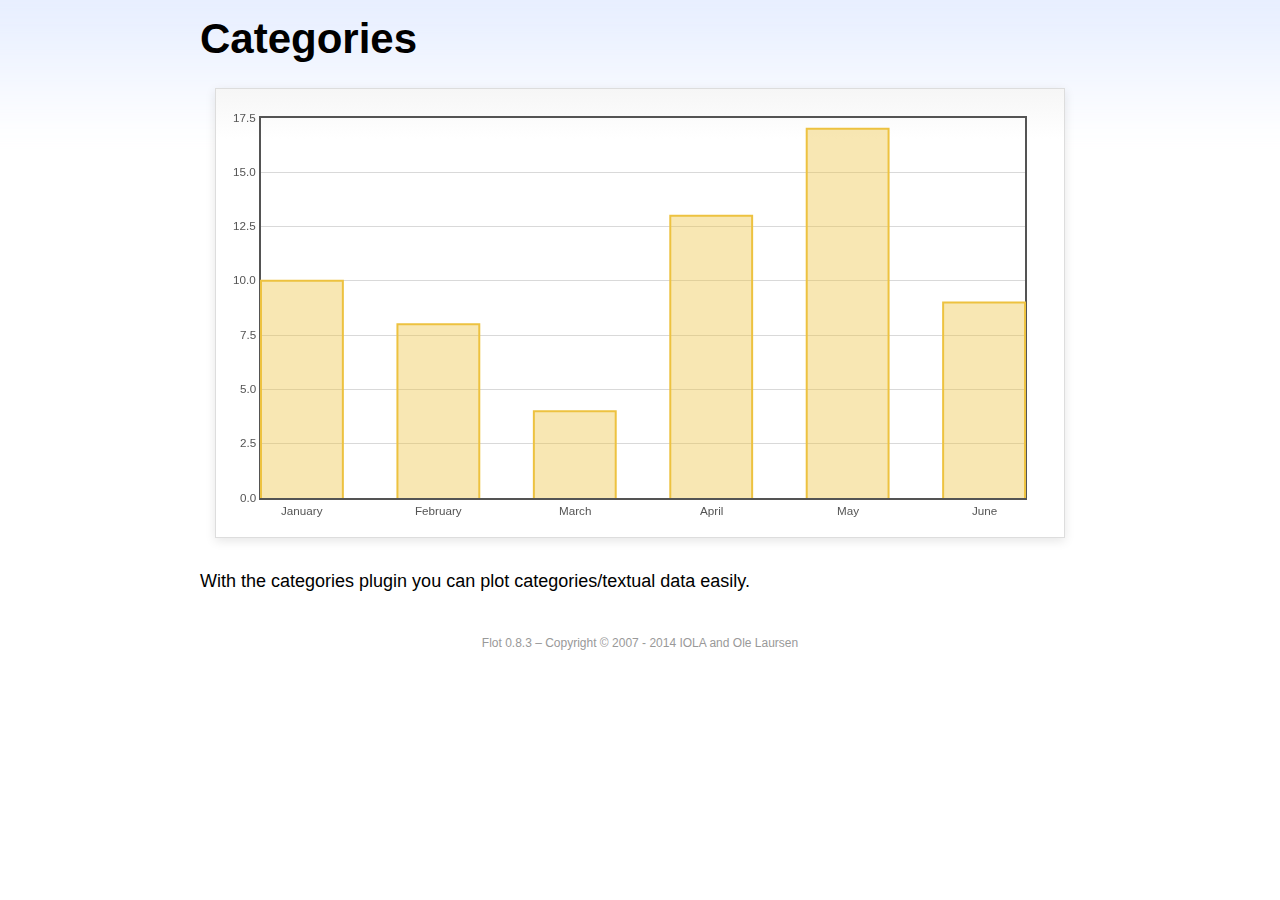
<file: assets/plugins/flot/examples/categories/index.html>
<!DOCTYPE html PUBLIC "-//W3C//DTD HTML 4.01//EN" "http://www.w3.org/TR/html4/strict.dtd">
<html>
<head>
	<meta http-equiv="Content-Type" content="text/html; charset=utf-8">
	<title>Flot Examples: Categories</title>
	<link href="../examples.css" rel="stylesheet" type="text/css">
	<!--[if lte IE 8]><script language="javascript" type="text/javascript" src="../../excanvas.min.js"></script><![endif]-->
	<script language="javascript" type="text/javascript" src="../../jquery.js"></script>
	<script language="javascript" type="text/javascript" src="../../jquery.flot.js"></script>
	<script language="javascript" type="text/javascript" src="../../jquery.flot.categories.js"></script>
	<script type="text/javascript">

	$(function() {

		var data = [ ["January", 10], ["February", 8], ["March", 4], ["April", 13], ["May", 17], ["June", 9] ];

		$.plot("#placeholder", [ data ], {
			series: {
				bars: {
					show: true,
					barWidth: 0.6,
					align: "center"
				}
			},
			xaxis: {
				mode: "categories",
				tickLength: 0
			}
		});

		// Add the Flot version string to the footer

		$("#footer").prepend("Flot " + $.plot.version + " &ndash; ");
	});

	</script>
</head>
<body>

	<div id="header">
		<h2>Categories</h2>
	</div>

	<div id="content">

		<div class="demo-container">
			<div id="placeholder" class="demo-placeholder"></div>
		</div>

		<p>With the categories plugin you can plot categories/textual data easily.</p>

	</div>

	<div id="footer">
		Copyright &copy; 2007 - 2014 IOLA and Ole Laursen
	</div>

</body>
</html>
</file>
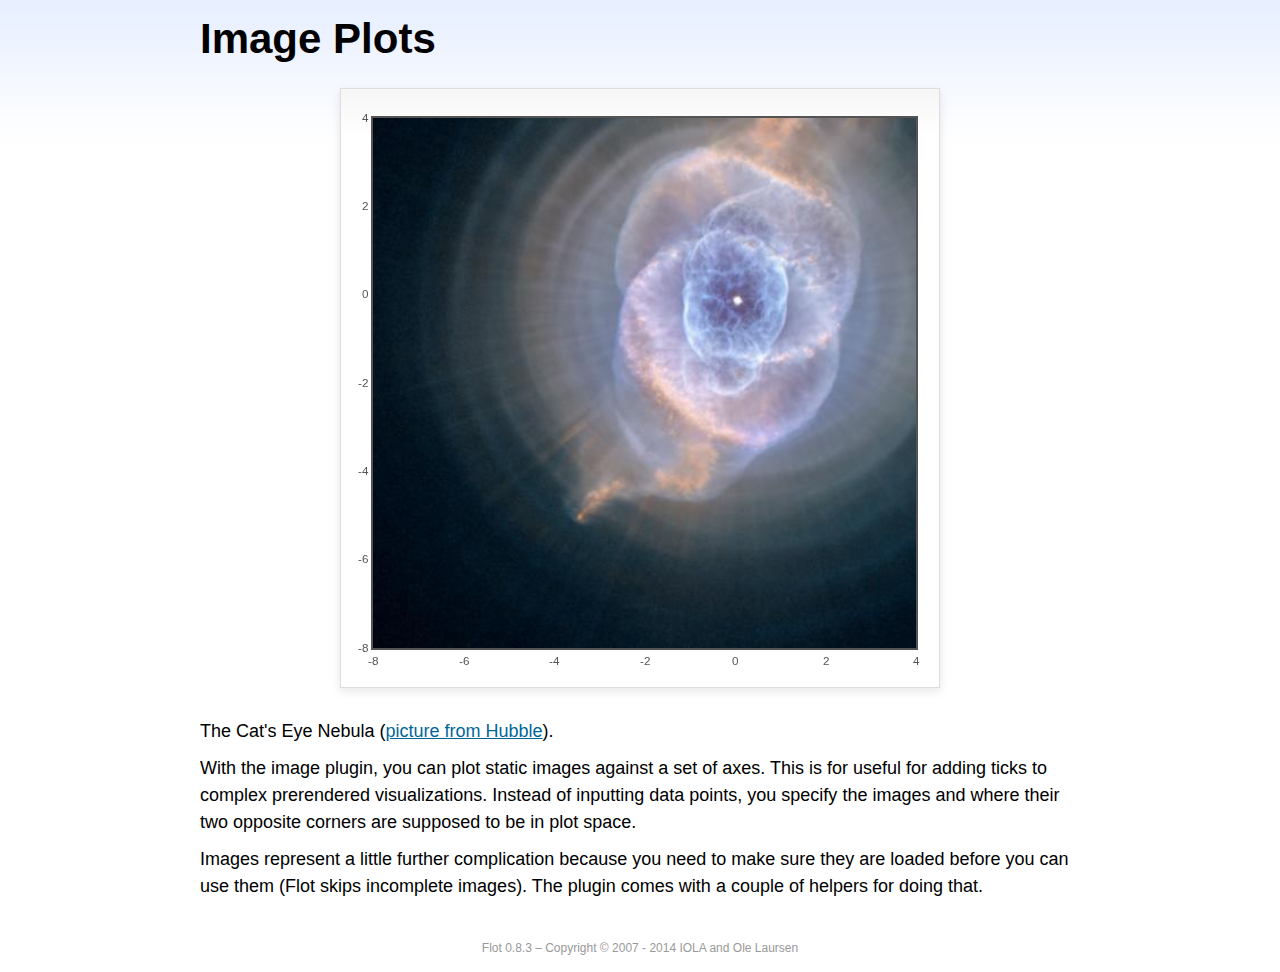
<file: assets/plugins/flot/examples/image/index.html>
<!DOCTYPE html PUBLIC "-//W3C//DTD HTML 4.01//EN" "http://www.w3.org/TR/html4/strict.dtd">
<html>
<head>
	<meta http-equiv="Content-Type" content="text/html; charset=utf-8">
	<title>Flot Examples: Image Plots</title>
	<link href="../examples.css" rel="stylesheet" type="text/css">
	<!--[if lte IE 8]><script language="javascript" type="text/javascript" src="../../excanvas.min.js"></script><![endif]-->
	<script language="javascript" type="text/javascript" src="../../jquery.js"></script>
	<script language="javascript" type="text/javascript" src="../../jquery.flot.js"></script>
	<script language="javascript" type="text/javascript" src="../../jquery.flot.image.js"></script>
	<script type="text/javascript">

	$(function() {

		var data = [[["hs-2004-27-a-large-web.jpg", -10, -10, 10, 10]]];

		var options = {
			series: {
				images: {
					show: true
				}
			},
			xaxis: {
				min: -8,
				max: 4
			},
			yaxis: {
				min: -8,
				max: 4
			}
		};

		$.plot.image.loadDataImages(data, options, function () {
			$.plot("#placeholder", data, options);
		});

		// Add the Flot version string to the footer

		$("#footer").prepend("Flot " + $.plot.version + " &ndash; ");
	});

	</script>
</head>
<body>

	<div id="header">
		<h2>Image Plots</h2>
	</div>

	<div id="content">

		<div class="demo-container" style="width:600px;height:600px;">
			<div id="placeholder" class="demo-placeholder"></div>
		</div>

		<p>The Cat's Eye Nebula (<a href="http://hubblesite.org/gallery/album/nebula/pr2004027a/">picture from Hubble</a>).</p>

		<p>With the image plugin, you can plot static images against a set of axes. This is for useful for adding ticks to complex prerendered visualizations. Instead of inputting data points, you specify the images and where their two opposite corners are supposed to be in plot space.</p>

		<p>Images represent a little further complication because you need to make sure they are loaded before you can use them (Flot skips incomplete images). The plugin comes with a couple of helpers for doing that.</p>

	</div>

	<div id="footer">
		Copyright &copy; 2007 - 2014 IOLA and Ole Laursen
	</div>

</body>
</html>
</file>
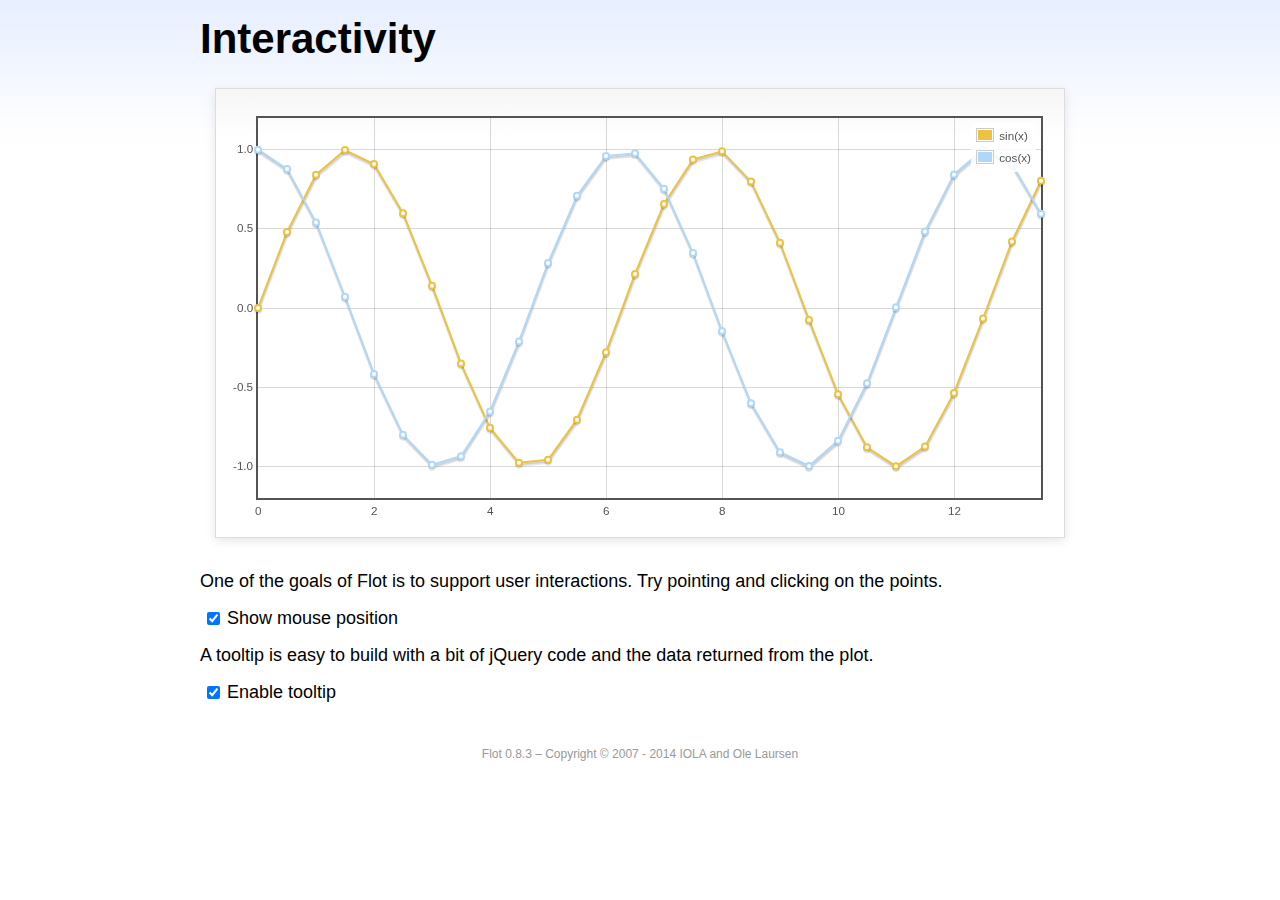
<file: assets/plugins/flot/examples/interacting/index.html>
<!DOCTYPE html PUBLIC "-//W3C//DTD HTML 4.01//EN" "http://www.w3.org/TR/html4/strict.dtd">
<html>
<head>
	<meta http-equiv="Content-Type" content="text/html; charset=utf-8">
	<title>Flot Examples: Interactivity</title>
	<link href="../examples.css" rel="stylesheet" type="text/css">
	<!--[if lte IE 8]><script language="javascript" type="text/javascript" src="../../excanvas.min.js"></script><![endif]-->
	<script language="javascript" type="text/javascript" src="../../jquery.js"></script>
	<script language="javascript" type="text/javascript" src="../../jquery.flot.js"></script>
	<script type="text/javascript">

	$(function() {

		var sin = [],
			cos = [];

		for (var i = 0; i < 14; i += 0.5) {
			sin.push([i, Math.sin(i)]);
			cos.push([i, Math.cos(i)]);
		}

		var plot = $.plot("#placeholder", [
			{ data: sin, label: "sin(x)"},
			{ data: cos, label: "cos(x)"}
		], {
			series: {
				lines: {
					show: true
				},
				points: {
					show: true
				}
			},
			grid: {
				hoverable: true,
				clickable: true
			},
			yaxis: {
				min: -1.2,
				max: 1.2
			}
		});

		$("<div id='tooltip'></div>").css({
			position: "absolute",
			display: "none",
			border: "1px solid #fdd",
			padding: "2px",
			"background-color": "#fee",
			opacity: 0.80
		}).appendTo("body");

		$("#placeholder").bind("plothover", function (event, pos, item) {

			if ($("#enablePosition:checked").length > 0) {
				var str = "(" + pos.x.toFixed(2) + ", " + pos.y.toFixed(2) + ")";
				$("#hoverdata").text(str);
			}

			if ($("#enableTooltip:checked").length > 0) {
				if (item) {
					var x = item.datapoint[0].toFixed(2),
						y = item.datapoint[1].toFixed(2);

					$("#tooltip").html(item.series.label + " of " + x + " = " + y)
						.css({top: item.pageY+5, left: item.pageX+5})
						.fadeIn(200);
				} else {
					$("#tooltip").hide();
				}
			}
		});

		$("#placeholder").bind("plotclick", function (event, pos, item) {
			if (item) {
				$("#clickdata").text(" - click point " + item.dataIndex + " in " + item.series.label);
				plot.highlight(item.series, item.datapoint);
			}
		});

		// Add the Flot version string to the footer

		$("#footer").prepend("Flot " + $.plot.version + " &ndash; ");
	});

	</script>
</head>
<body>
	<div id="header">
		<h2>Interactivity</h2>
	</div>

	<div id="content">

		<div class="demo-container">
			<div id="placeholder" class="demo-placeholder"></div>
		</div>

		<p>One of the goals of Flot is to support user interactions. Try pointing and clicking on the points.</p>

		<p>
			<label><input id="enablePosition" type="checkbox" checked="checked"></input>Show mouse position</label>
			<span id="hoverdata"></span>
			<span id="clickdata"></span>
		</p>

		<p>A tooltip is easy to build with a bit of jQuery code and the data returned from the plot.</p>

		<p><label><input id="enableTooltip" type="checkbox" checked="checked"></input>Enable tooltip</label></p>

	</div>

	<div id="footer">
		Copyright &copy; 2007 - 2014 IOLA and Ole Laursen
	</div>

</body>
</html>
</file>
<file: assets/plugins/flot/examples/examples.css>
* {	padding: 0; margin: 0; vertical-align: top; }

body {
	background: url(background.png) repeat-x;
	font: 18px/1.5em "proxima-nova", Helvetica, Arial, sans-serif;
}

a {	color: #069; }
a:hover { color: #28b; }

h2 {
	margin-top: 15px;
	font: normal 32px "omnes-pro", Helvetica, Arial, sans-serif;
}

h3 {
	margin-left: 30px;
	font: normal 26px "omnes-pro", Helvetica, Arial, sans-serif;
	color: #666;
}

p {
	margin-top: 10px;
}

button {
	font-size: 18px;
	padding: 1px 7px;
}

input {
	font-size: 18px;
}

input[type=checkbox] {
	margin: 7px;
}

#header {
	position: relative;
	width: 900px;
	margin: auto;
}

#header h2 {
	margin-left: 10px;
	vertical-align: middle;
	font-size: 42px;
	font-weight: bold;
	text-decoration: none;
	color: #000;
}

#content {
	width: 880px;
	margin: 0 auto;
	padding: 10px;
}

#footer {
	margin-top: 25px;
	margin-bottom: 10px;
	text-align: center;
	font-size: 12px;
	color: #999;
}

.demo-container {
	box-sizing: border-box;
	width: 850px;
	height: 450px;
	padding: 20px 15px 15px 15px;
	margin: 15px auto 30px auto;
	border: 1px solid #ddd;
	background: #fff;
	background: linear-gradient(#f6f6f6 0, #fff 50px);
	background: -o-linear-gradient(#f6f6f6 0, #fff 50px);
	background: -ms-linear-gradient(#f6f6f6 0, #fff 50px);
	background: -moz-linear-gradient(#f6f6f6 0, #fff 50px);
	background: -webkit-linear-gradient(#f6f6f6 0, #fff 50px);
	box-shadow: 0 3px 10px rgba(0,0,0,0.15);
	-o-box-shadow: 0 3px 10px rgba(0,0,0,0.1);
	-ms-box-shadow: 0 3px 10px rgba(0,0,0,0.1);
	-moz-box-shadow: 0 3px 10px rgba(0,0,0,0.1);
	-webkit-box-shadow: 0 3px 10px rgba(0,0,0,0.1);
}

.demo-placeholder {
	width: 100%;
	height: 100%;
	font-size: 14px;
	line-height: 1.2em;
}

.legend table {
	border-spacing: 5px;
}
</file>
<file: assets/plugins/chartist/dist/chartist.min.css>
.ct-double-octave:after,.ct-major-eleventh:after,.ct-major-second:after,.ct-major-seventh:after,.ct-major-sixth:after,.ct-major-tenth:after,.ct-major-third:after,.ct-major-twelfth:after,.ct-minor-second:after,.ct-minor-seventh:after,.ct-minor-sixth:after,.ct-minor-third:after,.ct-octave:after,.ct-perfect-fifth:after,.ct-perfect-fourth:after,.ct-square:after{content:"";clear:both}.ct-label{fill:rgba(0,0,0,.4);color:rgba(0,0,0,.4);font-size:.75rem;line-height:1}.ct-grid-background,.ct-line{fill:none}.ct-chart-bar .ct-label,.ct-chart-line .ct-label{display:block;display:-webkit-box;display:-moz-box;display:-ms-flexbox;display:-webkit-flex;display:flex}.ct-chart-donut .ct-label,.ct-chart-pie .ct-label{dominant-baseline:central}.ct-label.ct-horizontal.ct-start{-webkit-box-align:flex-end;-webkit-align-items:flex-end;-ms-flex-align:flex-end;align-items:flex-end;-webkit-box-pack:flex-start;-webkit-justify-content:flex-start;-ms-flex-pack:flex-start;justify-content:flex-start;text-align:left;text-anchor:start}.ct-label.ct-horizontal.ct-end{-webkit-box-align:flex-start;-webkit-align-items:flex-start;-ms-flex-align:flex-start;align-items:flex-start;-webkit-box-pack:flex-start;-webkit-justify-content:flex-start;-ms-flex-pack:flex-start;justify-content:flex-start;text-align:left;text-anchor:start}.ct-label.ct-vertical.ct-start{-webkit-box-align:flex-end;-webkit-align-items:flex-end;-ms-flex-align:flex-end;align-items:flex-end;-webkit-box-pack:flex-end;-webkit-justify-content:flex-end;-ms-flex-pack:flex-end;justify-content:flex-end;text-align:right;text-anchor:end}.ct-label.ct-vertical.ct-end{-webkit-box-align:flex-end;-webkit-align-items:flex-end;-ms-flex-align:flex-end;align-items:flex-end;-webkit-box-pack:flex-start;-webkit-justify-content:flex-start;-ms-flex-pack:flex-start;justify-content:flex-start;text-align:left;text-anchor:start}.ct-chart-bar .ct-label.ct-horizontal.ct-start{-webkit-box-align:flex-end;-webkit-align-items:flex-end;-ms-flex-align:flex-end;align-items:flex-end;-webkit-box-pack:center;-webkit-justify-content:center;-ms-flex-pack:center;justify-content:center;text-align:center;text-anchor:start}.ct-chart-bar .ct-label.ct-horizontal.ct-end{-webkit-box-align:flex-start;-webkit-align-items:flex-start;-ms-flex-align:flex-start;align-items:flex-start;-webkit-box-pack:center;-webkit-justify-content:center;-ms-flex-pack:center;justify-content:center;text-align:center;text-anchor:start}.ct-chart-bar.ct-horizontal-bars .ct-label.ct-horizontal.ct-start{-webkit-box-align:flex-end;-webkit-align-items:flex-end;-ms-flex-align:flex-end;align-items:flex-end;-webkit-box-pack:flex-start;-webkit-justify-content:flex-start;-ms-flex-pack:flex-start;justify-content:flex-start;text-align:left;text-anchor:start}.ct-chart-bar.ct-horizontal-bars .ct-label.ct-horizontal.ct-end{-webkit-box-align:flex-start;-webkit-align-items:flex-start;-ms-flex-align:flex-start;align-items:flex-start;-webkit-box-pack:flex-start;-webkit-justify-content:flex-start;-ms-flex-pack:flex-start;justify-content:flex-start;text-align:left;text-anchor:start}.ct-chart-bar.ct-horizontal-bars .ct-label.ct-vertical.ct-start{-webkit-box-align:center;-webkit-align-items:center;-ms-flex-align:center;align-items:center;-webkit-box-pack:flex-end;-webkit-justify-content:flex-end;-ms-flex-pack:flex-end;justify-content:flex-end;text-align:right;text-anchor:end}.ct-chart-bar.ct-horizontal-bars .ct-label.ct-vertical.ct-end{-webkit-box-align:center;-webkit-align-items:center;-ms-flex-align:center;align-items:center;-webkit-box-pack:flex-start;-webkit-justify-content:flex-start;-ms-flex-pack:flex-start;justify-content:flex-start;text-align:left;text-anchor:end}.ct-grid{stroke:rgba(0,0,0,.2);stroke-width:1px;stroke-dasharray:2px}.ct-point{stroke-width:10px;stroke-linecap:round}.ct-line{stroke-width:4px}.ct-area{stroke:none;fill-opacity:.1}.ct-bar{fill:none;stroke-width:10px}.ct-slice-donut{fill:none;stroke-width:60px}.ct-series-a .ct-bar,.ct-series-a .ct-line,.ct-series-a .ct-point,.ct-series-a .ct-slice-donut{stroke:#d70206}.ct-series-a .ct-area,.ct-series-a .ct-slice-donut-solid,.ct-series-a .ct-slice-pie{fill:#d70206}.ct-series-b .ct-bar,.ct-series-b .ct-line,.ct-series-b .ct-point,.ct-series-b .ct-slice-donut{stroke:#f05b4f}.ct-series-b .ct-area,.ct-series-b .ct-slice-donut-solid,.ct-series-b .ct-slice-pie{fill:#f05b4f}.ct-series-c .ct-bar,.ct-series-c .ct-line,.ct-series-c .ct-point,.ct-series-c .ct-slice-donut{stroke:#f4c63d}.ct-series-c .ct-area,.ct-series-c .ct-slice-donut-solid,.ct-series-c .ct-slice-pie{fill:#f4c63d}.ct-series-d .ct-bar,.ct-series-d .ct-line,.ct-series-d .ct-point,.ct-series-d .ct-slice-donut{stroke:#d17905}.ct-series-d .ct-area,.ct-series-d .ct-slice-donut-solid,.ct-series-d .ct-slice-pie{fill:#d17905}.ct-series-e .ct-bar,.ct-series-e .ct-line,.ct-series-e .ct-point,.ct-series-e .ct-slice-donut{stroke:#453d3f}.ct-series-e .ct-area,.ct-series-e .ct-slice-donut-solid,.ct-series-e .ct-slice-pie{fill:#453d3f}.ct-series-f .ct-bar,.ct-series-f .ct-line,.ct-series-f .ct-point,.ct-series-f .ct-slice-donut{stroke:#59922b}.ct-series-f .ct-area,.ct-series-f .ct-slice-donut-solid,.ct-series-f .ct-slice-pie{fill:#59922b}.ct-series-g .ct-bar,.ct-series-g .ct-line,.ct-series-g .ct-point,.ct-series-g .ct-slice-donut{stroke:#0544d3}.ct-series-g .ct-area,.ct-series-g .ct-slice-donut-solid,.ct-series-g .ct-slice-pie{fill:#0544d3}.ct-series-h .ct-bar,.ct-series-h .ct-line,.ct-series-h .ct-point,.ct-series-h .ct-slice-donut{stroke:#6b0392}.ct-series-h .ct-area,.ct-series-h .ct-slice-donut-solid,.ct-series-h .ct-slice-pie{fill:#6b0392}.ct-series-i .ct-bar,.ct-series-i .ct-line,.ct-series-i .ct-point,.ct-series-i .ct-slice-donut{stroke:#f05b4f}.ct-series-i .ct-area,.ct-series-i .ct-slice-donut-solid,.ct-series-i .ct-slice-pie{fill:#f05b4f}.ct-series-j .ct-bar,.ct-series-j .ct-line,.ct-series-j .ct-point,.ct-series-j .ct-slice-donut{stroke:#dda458}.ct-series-j .ct-area,.ct-series-j .ct-slice-donut-solid,.ct-series-j .ct-slice-pie{fill:#dda458}.ct-series-k .ct-bar,.ct-series-k .ct-line,.ct-series-k .ct-point,.ct-series-k .ct-slice-donut{stroke:#eacf7d}.ct-series-k .ct-area,.ct-series-k .ct-slice-donut-solid,.ct-series-k .ct-slice-pie{fill:#eacf7d}.ct-series-l .ct-bar,.ct-series-l .ct-line,.ct-series-l .ct-point,.ct-series-l .ct-slice-donut{stroke:#86797d}.ct-series-l .ct-area,.ct-series-l .ct-slice-donut-solid,.ct-series-l .ct-slice-pie{fill:#86797d}.ct-series-m .ct-bar,.ct-series-m .ct-line,.ct-series-m .ct-point,.ct-series-m .ct-slice-donut{stroke:#b2c326}.ct-series-m .ct-area,.ct-series-m .ct-slice-donut-solid,.ct-series-m .ct-slice-pie{fill:#b2c326}.ct-series-n .ct-bar,.ct-series-n .ct-line,.ct-series-n .ct-point,.ct-series-n .ct-slice-donut{stroke:#6188e2}.ct-series-n .ct-area,.ct-series-n .ct-slice-donut-solid,.ct-series-n .ct-slice-pie{fill:#6188e2}.ct-series-o .ct-bar,.ct-series-o .ct-line,.ct-series-o .ct-point,.ct-series-o .ct-slice-donut{stroke:#a748ca}.ct-series-o .ct-area,.ct-series-o .ct-slice-donut-solid,.ct-series-o .ct-slice-pie{fill:#a748ca}.ct-square{display:block;position:relative;width:100%}.ct-square:before{display:block;float:left;content:"";width:0;height:0;padding-bottom:100%}.ct-square:after{display:table}.ct-square>svg{display:block;position:absolute;top:0;left:0}.ct-minor-second{display:block;position:relative;width:100%}.ct-minor-second:before{display:block;float:left;content:"";width:0;height:0;padding-bottom:93.75%}.ct-minor-second:after{display:table}.ct-minor-second>svg{display:block;position:absolute;top:0;left:0}.ct-major-second{display:block;position:relative;width:100%}.ct-major-second:before{display:block;float:left;content:"";width:0;height:0;padding-bottom:88.8888888889%}.ct-major-second:after{display:table}.ct-major-second>svg{display:block;position:absolute;top:0;left:0}.ct-minor-third{display:block;position:relative;width:100%}.ct-minor-third:before{display:block;float:left;content:"";width:0;height:0;padding-bottom:83.3333333333%}.ct-minor-third:after{display:table}.ct-minor-third>svg{display:block;position:absolute;top:0;left:0}.ct-major-third{display:block;position:relative;width:100%}.ct-major-third:before{display:block;float:left;content:"";width:0;height:0;padding-bottom:80%}.ct-major-third:after{display:table}.ct-major-third>svg{display:block;position:absolute;top:0;left:0}.ct-perfect-fourth{display:block;position:relative;width:100%}.ct-perfect-fourth:before{display:block;float:left;content:"";width:0;height:0;padding-bottom:75%}.ct-perfect-fourth:after{display:table}.ct-perfect-fourth>svg{display:block;position:absolute;top:0;left:0}.ct-perfect-fifth{display:block;position:relative;width:100%}.ct-perfect-fifth:before{display:block;float:left;content:"";width:0;height:0;padding-bottom:66.6666666667%}.ct-perfect-fifth:after{display:table}.ct-perfect-fifth>svg{display:block;position:absolute;top:0;left:0}.ct-minor-sixth{display:block;position:relative;width:100%}.ct-minor-sixth:before{display:block;float:left;content:"";width:0;height:0;padding-bottom:62.5%}.ct-minor-sixth:after{display:table}.ct-minor-sixth>svg{display:block;position:absolute;top:0;left:0}.ct-golden-section{display:block;position:relative;width:100%}.ct-golden-section:before{display:block;float:left;content:"";width:0;height:0;padding-bottom:61.804697157%}.ct-golden-section:after{content:"";display:table;clear:both}.ct-golden-section>svg{display:block;position:absolute;top:0;left:0}.ct-major-sixth{display:block;position:relative;width:100%}.ct-major-sixth:before{display:block;float:left;content:"";width:0;height:0;padding-bottom:60%}.ct-major-sixth:after{display:table}.ct-major-sixth>svg{display:block;position:absolute;top:0;left:0}.ct-minor-seventh{display:block;position:relative;width:100%}.ct-minor-seventh:before{display:block;float:left;content:"";width:0;height:0;padding-bottom:56.25%}.ct-minor-seventh:after{display:table}.ct-minor-seventh>svg{display:block;position:absolute;top:0;left:0}.ct-major-seventh{display:block;position:relative;width:100%}.ct-major-seventh:before{display:block;float:left;content:"";width:0;height:0;padding-bottom:53.3333333333%}.ct-major-seventh:after{display:table}.ct-major-seventh>svg{display:block;position:absolute;top:0;left:0}.ct-octave{display:block;position:relative;width:100%}.ct-octave:before{display:block;float:left;content:"";width:0;height:0;padding-bottom:50%}.ct-octave:after{display:table}.ct-octave>svg{display:block;position:absolute;top:0;left:0}.ct-major-tenth{display:block;position:relative;width:100%}.ct-major-tenth:before{display:block;float:left;content:"";width:0;height:0;padding-bottom:40%}.ct-major-tenth:after{display:table}.ct-major-tenth>svg{display:block;position:absolute;top:0;left:0}.ct-major-eleventh{display:block;position:relative;width:100%}.ct-major-eleventh:before{display:block;float:left;content:"";width:0;height:0;padding-bottom:37.5%}.ct-major-eleventh:after{display:table}.ct-major-eleventh>svg{display:block;position:absolute;top:0;left:0}.ct-major-twelfth{display:block;position:relative;width:100%}.ct-major-twelfth:before{display:block;float:left;content:"";width:0;height:0;padding-bottom:33.3333333333%}.ct-major-twelfth:after{display:table}.ct-major-twelfth>svg{display:block;position:absolute;top:0;left:0}.ct-double-octave{display:block;position:relative;width:100%}.ct-double-octave:before{display:block;float:left;content:"";width:0;height:0;padding-bottom:25%}.ct-double-octave:after{display:table}.ct-double-octave>svg{display:block;position:absolute;top:0;left:0}
</file>
<file: monster-html/css/style.min.css>
@charset "UTF-8";@import url("https://fonts.googleapis.com/css?family=Rubik:300,400,500,700,900");@import 'icons/font-awesome/css/fontawesome-all.css';@import 'icons/simple-line-icons/css/simple-line-icons.css';@import 'icons/weather-icons/css/weather-icons.min.css';@import 'icons/themify-icons/themify-icons.css';@import "icons/material-design-iconic-font/css/materialdesignicons.min.css";.topbar .dropdown-menu .with-arrow>span{transform:rotate(45deg);-ms-transform:rotate(45deg);-webkit-transform:rotate(45deg);-o-transform:rotate(45deg);-moz-transform:rotate(45deg)}
/*!
 * Bootstrap v5.0.0-beta1 (https://getbootstrap.com/)
 * Copyright 2011-2020 The Bootstrap Authors
 * Copyright 2011-2020 Twitter, Inc.
 * Licensed under MIT (https://github.com/twbs/bootstrap/blob/main/LICENSE)
 */:root{--bs-blue:#009efb;--bs-indigo:#6610f2;--bs-purple:#7460ee;--bs-pink:#e83e8c;--bs-red:#f62d51;--bs-orange:#fb8c00;--bs-yellow:#ffbc34;--bs-green:#55ce63;--bs-teal:#20c997;--bs-cyan:#4fc3f7;--bs-white:#fff;--bs-gray:#6c757d;--bs-gray-dark:#343a40;--bs-primary:#7460ee;--bs-secondary:#6c757d;--bs-success:#55ce63;--bs-info:#009efb;--bs-warning:#ffbc34;--bs-danger:#f62d51;--bs-light:#f8f9fa;--bs-dark:#343a40;--bs-cyan:#4fc3f7;--bs-orange:#fb8c00;--bs-purple:#7460ee;--bs-font-sans-serif:"Rubik",sans-serif;--bs-font-monospace:SFMono-Regular,Menlo,Monaco,Consolas,"Liberation Mono","Courier New",monospace;--bs-gradient:linear-gradient(180deg,rgba(255,255,255,0.15),rgba(255,255,255,0))}*,:after,:before{-webkit-box-sizing:border-box;box-sizing:border-box}@media (prefers-reduced-motion:no-preference){:root{scroll-behavior:smooth}}body{margin:0;font-family:var(--bs-font-sans-serif);font-size:0.875rem;font-weight:400;line-height:1.5;color:#54667a;background-color:#f2f7f8;-webkit-text-size-adjust:100%;-webkit-tap-highlight-color:rgba(0,0,0,0)}[tabindex="-1"]:focus:not(:focus-visible){outline:0!important}hr{margin:1rem 0;color:inherit;background-color:currentColor;border:0;opacity:0.25}hr:not([size]){height:1px}.h1,.h2,.h3,.h4,.h5,.h6,h1,h2,h3,h4,h5,h6{margin-top:0;margin-bottom:0.5rem;font-weight:700;line-height:1.2;color:inherit}.h1,h1{font-size:calc(1.35rem + 1.2vw)}@media (min-width:1200px){.h1,h1{font-size:2.25rem}}.h2,h2{font-size:calc(1.3125rem + 0.75vw)}@media (min-width:1200px){.h2,h2{font-size:1.875rem}}.h3,h3{font-size:calc(1.25625rem + 0.075vw)}@media (min-width:1200px){.h3,h3{font-size:1.3125rem}}.h4,h4{font-size:1.125rem}.h5,h5{font-size:1rem}.h6,h6{font-size:0.875rem}p{margin-top:0;margin-bottom:1rem}abbr[data-bs-original-title],abbr[title]{text-decoration:underline;-webkit-text-decoration:underline dotted;text-decoration:underline dotted;cursor:help;-webkit-text-decoration-skip-ink:none;text-decoration-skip-ink:none}address{margin-bottom:1rem;font-style:normal;line-height:inherit}ol,ul{padding-left:2rem}dl,ol,ul{margin-top:0;margin-bottom:1rem}ol ol,ol ul,ul ol,ul ul{margin-bottom:0}dt{font-weight:800}dd{margin-bottom:0.5rem;margin-left:0}blockquote{margin:0 0 1rem}b,strong{font-weight:bolder}.small,small{font-size:0.875em}.mark,mark{padding:0.2em;background-color:#fcf8e3}sub,sup{position:relative;font-size:0.75em;line-height:0;vertical-align:baseline}sub{bottom:-0.25em}sup{top:-0.5em}a{color:#7460ee;text-decoration:underline}a:hover{color:#5d4dbe}a:not([href]):not([class]),a:not([href]):not([class]):hover{color:inherit;text-decoration:none}code,kbd,pre,samp{font-family:var(--bs-font-monospace);font-size:1em;direction:ltr;unicode-bidi:bidi-override}pre{display:block;margin-top:0;margin-bottom:1rem;overflow:auto;font-size:0.875em}pre code{font-size:inherit;color:inherit;word-break:normal}code{font-size:0.875em;color:#e83e8c;word-wrap:break-word}a>code{color:inherit}kbd{padding:0.2rem 0.4rem;font-size:0.875em;color:#fff;background-color:#212529;border-radius:1px}kbd kbd{padding:0;font-size:1em;font-weight:800}figure{margin:0 0 1rem}img,svg{vertical-align:middle}table{caption-side:bottom;border-collapse:collapse}caption{padding-top:0.5rem;padding-bottom:0.5rem;color:#90a4ae;text-align:left}th{text-align:inherit;text-align:-webkit-match-parent}tbody,td,tfoot,th,thead,tr{border-color:inherit;border-style:solid;border-width:0}label{display:inline-block}button{border-radius:0}button:focus{outline:dotted 1px;outline:-webkit-focus-ring-color auto 5px}button,input,optgroup,select,textarea{margin:0;font-family:inherit;font-size:inherit;line-height:inherit}button,select{text-transform:none}[role=button]{cursor:pointer}select{word-wrap:normal}[list]::-webkit-calendar-picker-indicator{display:none}[type=button],[type=reset],[type=submit],button{-webkit-appearance:button}[type=button]:not(:disabled),[type=reset]:not(:disabled),[type=submit]:not(:disabled),button:not(:disabled){cursor:pointer}::-moz-focus-inner{padding:0;border-style:none}textarea{resize:vertical}fieldset{min-width:0;padding:0;margin:0;border:0}legend{float:left;width:100%;padding:0;margin-bottom:0.5rem;font-size:calc(1.275rem + 0.3vw);line-height:inherit}@media (min-width:1200px){legend{font-size:1.5rem}}legend+*{clear:left}::-webkit-datetime-edit-day-field,::-webkit-datetime-edit-fields-wrapper,::-webkit-datetime-edit-hour-field,::-webkit-datetime-edit-minute,::-webkit-datetime-edit-month-field,::-webkit-datetime-edit-text,::-webkit-datetime-edit-year-field{padding:0}::-webkit-inner-spin-button{height:auto}[type=search]{outline-offset:-2px;-webkit-appearance:textfield}::-webkit-search-decoration{-webkit-appearance:none}::-webkit-color-swatch-wrapper{padding:0}::file-selector-button{font:inherit}::-webkit-file-upload-button{font:inherit;-webkit-appearance:button}output{display:inline-block}iframe{border:0}summary{display:list-item;cursor:pointer}progress{vertical-align:baseline}[hidden]{display:none!important}.lead{font-size:1.09375rem;font-weight:300}.display-1{font-size:calc(1.625rem + 4.5vw);font-weight:300;line-height:1.2}@media (min-width:1200px){.display-1{font-size:5rem}}.display-2{font-size:calc(1.575rem + 3.9vw);font-weight:300;line-height:1.2}@media (min-width:1200px){.display-2{font-size:4.5rem}}.display-3{font-size:calc(1.525rem + 3.3vw);font-weight:300;line-height:1.2}@media (min-width:1200px){.display-3{font-size:4rem}}.display-4{font-size:calc(1.475rem + 2.7vw);font-weight:300;line-height:1.2}@media (min-width:1200px){.display-4{font-size:3.5rem}}.display-5{font-size:calc(1.425rem + 2.1vw);font-weight:300;line-height:1.2}@media (min-width:1200px){.display-5{font-size:3rem}}.display-6{font-size:calc(1.375rem + 1.5vw);font-weight:300;line-height:1.2}@media (min-width:1200px){.display-6{font-size:2.5rem}}.list-unstyled{padding-left:0;list-style:none}.list-inline{padding-left:0;list-style:none}.list-inline-item{display:inline-block}.list-inline-item:not(:last-child){margin-right:0.5rem}.initialism{font-size:0.875em;text-transform:uppercase}.blockquote{margin-bottom:1rem;font-size:1.09375rem}.blockquote>:last-child{margin-bottom:0}.blockquote-footer{margin-top:-1rem;margin-bottom:1rem;font-size:0.875em;color:#6c757d}.blockquote-footer:before{content:"— "}.img-fluid{max-width:100%;height:auto}.img-thumbnail{padding:0.25rem;background-color:#f2f7f8;border:1px solid #dee2e6;border-radius:2px;max-width:100%;height:auto}.figure{display:inline-block}.figure-img{margin-bottom:0.5rem;line-height:1}.figure-caption{font-size:0.875em;color:#6c757d}.container,.container-fluid,.container-lg,.container-md,.container-sm,.container-xl,.container-xxl{width:100%;padding-right:var(--bs-gutter-x,10px);padding-left:var(--bs-gutter-x,10px);margin-right:auto;margin-left:auto}@media (min-width:576px){.container,.container-sm{max-width:540px}}@media (min-width:768px){.container,.container-md,.container-sm{max-width:720px}}@media (min-width:992px){.container,.container-lg,.container-md,.container-sm{max-width:960px}}@media (min-width:1600px){.container,.container-lg,.container-md,.container-sm,.container-xl{max-width:1140px}}.container,.container-lg,.container-md,.container-sm,.container-xl{max-width:1320px}.row{--bs-gutter-x:20px;--bs-gutter-y:0;display:-webkit-box;display:-ms-flexbox;display:flex;-ms-flex-wrap:wrap;flex-wrap:wrap;margin-top:calc(var(--bs-gutter-y) * -1);margin-right:calc(var(--bs-gutter-x) / -2);margin-left:calc(var(--bs-gutter-x) / -2)}.row>*{-ms-flex-negative:0;flex-shrink:0;width:100%;max-width:100%;padding-right:calc(var(--bs-gutter-x) / 2);padding-left:calc(var(--bs-gutter-x) / 2);margin-top:var(--bs-gutter-y)}.col{-webkit-box-flex:1;-ms-flex:1 0 0%;flex:1 0 0%}.row-cols-auto>*{-webkit-box-flex:0;-ms-flex:0 0 auto;flex:0 0 auto;width:auto}.row-cols-1>*{-webkit-box-flex:0;-ms-flex:0 0 auto;flex:0 0 auto;width:100%}.row-cols-2>*{-webkit-box-flex:0;-ms-flex:0 0 auto;flex:0 0 auto;width:50%}.row-cols-3>*{-webkit-box-flex:0;-ms-flex:0 0 auto;flex:0 0 auto;width:33.3333333333%}.row-cols-4>*{-webkit-box-flex:0;-ms-flex:0 0 auto;flex:0 0 auto;width:25%}.row-cols-5>*{-webkit-box-flex:0;-ms-flex:0 0 auto;flex:0 0 auto;width:20%}.row-cols-6>*{-webkit-box-flex:0;-ms-flex:0 0 auto;flex:0 0 auto;width:16.6666666667%}.col-auto{-webkit-box-flex:0;-ms-flex:0 0 auto;flex:0 0 auto;width:auto}.col-1{-webkit-box-flex:0;-ms-flex:0 0 auto;flex:0 0 auto;width:8.3333333333%}.col-2{-webkit-box-flex:0;-ms-flex:0 0 auto;flex:0 0 auto;width:16.6666666667%}.col-3{-webkit-box-flex:0;-ms-flex:0 0 auto;flex:0 0 auto;width:25%}.col-4{-webkit-box-flex:0;-ms-flex:0 0 auto;flex:0 0 auto;width:33.3333333333%}.col-5{-webkit-box-flex:0;-ms-flex:0 0 auto;flex:0 0 auto;width:41.6666666667%}.col-6{-webkit-box-flex:0;-ms-flex:0 0 auto;flex:0 0 auto;width:50%}.col-7{-webkit-box-flex:0;-ms-flex:0 0 auto;flex:0 0 auto;width:58.3333333333%}.col-8{-webkit-box-flex:0;-ms-flex:0 0 auto;flex:0 0 auto;width:66.6666666667%}.col-9{-webkit-box-flex:0;-ms-flex:0 0 auto;flex:0 0 auto;width:75%}.col-10{-webkit-box-flex:0;-ms-flex:0 0 auto;flex:0 0 auto;width:83.3333333333%}.col-11{-webkit-box-flex:0;-ms-flex:0 0 auto;flex:0 0 auto;width:91.6666666667%}.col-12{-webkit-box-flex:0;-ms-flex:0 0 auto;flex:0 0 auto;width:100%}.offset-1{margin-left:8.3333333333%}.offset-2{margin-left:16.6666666667%}.offset-3{margin-left:25%}.offset-4{margin-left:33.3333333333%}.offset-5{margin-left:41.6666666667%}.offset-6{margin-left:50%}.offset-7{margin-left:58.3333333333%}.offset-8{margin-left:66.6666666667%}.offset-9{margin-left:75%}.offset-10{margin-left:83.3333333333%}.offset-11{margin-left:91.6666666667%}.g-0,.gx-0{--bs-gutter-x:0}.g-0,.gy-0{--bs-gutter-y:0}.g-1,.gx-1{--bs-gutter-x:0.25rem}.g-1,.gy-1{--bs-gutter-y:0.25rem}.g-2,.gx-2{--bs-gutter-x:0.5rem}.g-2,.gy-2{--bs-gutter-y:0.5rem}.g-3,.gx-3{--bs-gutter-x:1rem}.g-3,.gy-3{--bs-gutter-y:1rem}.g-4,.gx-4{--bs-gutter-x:1.5rem}.g-4,.gy-4{--bs-gutter-y:1.5rem}.g-5,.gx-5{--bs-gutter-x:3rem}.g-5,.gy-5{--bs-gutter-y:3rem}@media (min-width:576px){.col-sm{-webkit-box-flex:1;-ms-flex:1 0 0%;flex:1 0 0%}.row-cols-sm-auto>*{-webkit-box-flex:0;-ms-flex:0 0 auto;flex:0 0 auto;width:auto}.row-cols-sm-1>*{-webkit-box-flex:0;-ms-flex:0 0 auto;flex:0 0 auto;width:100%}.row-cols-sm-2>*{-webkit-box-flex:0;-ms-flex:0 0 auto;flex:0 0 auto;width:50%}.row-cols-sm-3>*{-webkit-box-flex:0;-ms-flex:0 0 auto;flex:0 0 auto;width:33.3333333333%}.row-cols-sm-4>*{-webkit-box-flex:0;-ms-flex:0 0 auto;flex:0 0 auto;width:25%}.row-cols-sm-5>*{-webkit-box-flex:0;-ms-flex:0 0 auto;flex:0 0 auto;width:20%}.row-cols-sm-6>*{-webkit-box-flex:0;-ms-flex:0 0 auto;flex:0 0 auto;width:16.6666666667%}.col-sm-auto{-webkit-box-flex:0;-ms-flex:0 0 auto;flex:0 0 auto;width:auto}.col-sm-1{-webkit-box-flex:0;-ms-flex:0 0 auto;flex:0 0 auto;width:8.3333333333%}.col-sm-2{-webkit-box-flex:0;-ms-flex:0 0 auto;flex:0 0 auto;width:16.6666666667%}.col-sm-3{-webkit-box-flex:0;-ms-flex:0 0 auto;flex:0 0 auto;width:25%}.col-sm-4{-webkit-box-flex:0;-ms-flex:0 0 auto;flex:0 0 auto;width:33.3333333333%}.col-sm-5{-webkit-box-flex:0;-ms-flex:0 0 auto;flex:0 0 auto;width:41.6666666667%}.col-sm-6{-webkit-box-flex:0;-ms-flex:0 0 auto;flex:0 0 auto;width:50%}.col-sm-7{-webkit-box-flex:0;-ms-flex:0 0 auto;flex:0 0 auto;width:58.3333333333%}.col-sm-8{-webkit-box-flex:0;-ms-flex:0 0 auto;flex:0 0 auto;width:66.6666666667%}.col-sm-9{-webkit-box-flex:0;-ms-flex:0 0 auto;flex:0 0 auto;width:75%}.col-sm-10{-webkit-box-flex:0;-ms-flex:0 0 auto;flex:0 0 auto;width:83.3333333333%}.col-sm-11{-webkit-box-flex:0;-ms-flex:0 0 auto;flex:0 0 auto;width:91.6666666667%}.col-sm-12{-webkit-box-flex:0;-ms-flex:0 0 auto;flex:0 0 auto;width:100%}.offset-sm-0{margin-left:0}.offset-sm-1{margin-left:8.3333333333%}.offset-sm-2{margin-left:16.6666666667%}.offset-sm-3{margin-left:25%}.offset-sm-4{margin-left:33.3333333333%}.offset-sm-5{margin-left:41.6666666667%}.offset-sm-6{margin-left:50%}.offset-sm-7{margin-left:58.3333333333%}.offset-sm-8{margin-left:66.6666666667%}.offset-sm-9{margin-left:75%}.offset-sm-10{margin-left:83.3333333333%}.offset-sm-11{margin-left:91.6666666667%}.g-sm-0,.gx-sm-0{--bs-gutter-x:0}.g-sm-0,.gy-sm-0{--bs-gutter-y:0}.g-sm-1,.gx-sm-1{--bs-gutter-x:0.25rem}.g-sm-1,.gy-sm-1{--bs-gutter-y:0.25rem}.g-sm-2,.gx-sm-2{--bs-gutter-x:0.5rem}.g-sm-2,.gy-sm-2{--bs-gutter-y:0.5rem}.g-sm-3,.gx-sm-3{--bs-gutter-x:1rem}.g-sm-3,.gy-sm-3{--bs-gutter-y:1rem}.g-sm-4,.gx-sm-4{--bs-gutter-x:1.5rem}.g-sm-4,.gy-sm-4{--bs-gutter-y:1.5rem}.g-sm-5,.gx-sm-5{--bs-gutter-x:3rem}.g-sm-5,.gy-sm-5{--bs-gutter-y:3rem}}@media (min-width:768px){.col-md{-webkit-box-flex:1;-ms-flex:1 0 0%;flex:1 0 0%}.row-cols-md-auto>*{-webkit-box-flex:0;-ms-flex:0 0 auto;flex:0 0 auto;width:auto}.row-cols-md-1>*{-webkit-box-flex:0;-ms-flex:0 0 auto;flex:0 0 auto;width:100%}.row-cols-md-2>*{-webkit-box-flex:0;-ms-flex:0 0 auto;flex:0 0 auto;width:50%}.row-cols-md-3>*{-webkit-box-flex:0;-ms-flex:0 0 auto;flex:0 0 auto;width:33.3333333333%}.row-cols-md-4>*{-webkit-box-flex:0;-ms-flex:0 0 auto;flex:0 0 auto;width:25%}.row-cols-md-5>*{-webkit-box-flex:0;-ms-flex:0 0 auto;flex:0 0 auto;width:20%}.row-cols-md-6>*{-webkit-box-flex:0;-ms-flex:0 0 auto;flex:0 0 auto;width:16.6666666667%}.col-md-auto{-webkit-box-flex:0;-ms-flex:0 0 auto;flex:0 0 auto;width:auto}.col-md-1{-webkit-box-flex:0;-ms-flex:0 0 auto;flex:0 0 auto;width:8.3333333333%}.col-md-2{-webkit-box-flex:0;-ms-flex:0 0 auto;flex:0 0 auto;width:16.6666666667%}.col-md-3{-webkit-box-flex:0;-ms-flex:0 0 auto;flex:0 0 auto;width:25%}.col-md-4{-webkit-box-flex:0;-ms-flex:0 0 auto;flex:0 0 auto;width:33.3333333333%}.col-md-5{-webkit-box-flex:0;-ms-flex:0 0 auto;flex:0 0 auto;width:41.6666666667%}.col-md-6{-webkit-box-flex:0;-ms-flex:0 0 auto;flex:0 0 auto;width:50%}.col-md-7{-webkit-box-flex:0;-ms-flex:0 0 auto;flex:0 0 auto;width:58.3333333333%}.col-md-8{-webkit-box-flex:0;-ms-flex:0 0 auto;flex:0 0 auto;width:66.6666666667%}.col-md-9{-webkit-box-flex:0;-ms-flex:0 0 auto;flex:0 0 auto;width:75%}.col-md-10{-webkit-box-flex:0;-ms-flex:0 0 auto;flex:0 0 auto;width:83.3333333333%}.col-md-11{-webkit-box-flex:0;-ms-flex:0 0 auto;flex:0 0 auto;width:91.6666666667%}.col-md-12{-webkit-box-flex:0;-ms-flex:0 0 auto;flex:0 0 auto;width:100%}.offset-md-0{margin-left:0}.offset-md-1{margin-left:8.3333333333%}.offset-md-2{margin-left:16.6666666667%}.offset-md-3{margin-left:25%}.offset-md-4{margin-left:33.3333333333%}.offset-md-5{margin-left:41.6666666667%}.offset-md-6{margin-left:50%}.offset-md-7{margin-left:58.3333333333%}.offset-md-8{margin-left:66.6666666667%}.offset-md-9{margin-left:75%}.offset-md-10{margin-left:83.3333333333%}.offset-md-11{margin-left:91.6666666667%}.g-md-0,.gx-md-0{--bs-gutter-x:0}.g-md-0,.gy-md-0{--bs-gutter-y:0}.g-md-1,.gx-md-1{--bs-gutter-x:0.25rem}.g-md-1,.gy-md-1{--bs-gutter-y:0.25rem}.g-md-2,.gx-md-2{--bs-gutter-x:0.5rem}.g-md-2,.gy-md-2{--bs-gutter-y:0.5rem}.g-md-3,.gx-md-3{--bs-gutter-x:1rem}.g-md-3,.gy-md-3{--bs-gutter-y:1rem}.g-md-4,.gx-md-4{--bs-gutter-x:1.5rem}.g-md-4,.gy-md-4{--bs-gutter-y:1.5rem}.g-md-5,.gx-md-5{--bs-gutter-x:3rem}.g-md-5,.gy-md-5{--bs-gutter-y:3rem}}@media (min-width:992px){.col-lg{-webkit-box-flex:1;-ms-flex:1 0 0%;flex:1 0 0%}.row-cols-lg-auto>*{-webkit-box-flex:0;-ms-flex:0 0 auto;flex:0 0 auto;width:auto}.row-cols-lg-1>*{-webkit-box-flex:0;-ms-flex:0 0 auto;flex:0 0 auto;width:100%}.row-cols-lg-2>*{-webkit-box-flex:0;-ms-flex:0 0 auto;flex:0 0 auto;width:50%}.row-cols-lg-3>*{-webkit-box-flex:0;-ms-flex:0 0 auto;flex:0 0 auto;width:33.3333333333%}.row-cols-lg-4>*{-webkit-box-flex:0;-ms-flex:0 0 auto;flex:0 0 auto;width:25%}.row-cols-lg-5>*{-webkit-box-flex:0;-ms-flex:0 0 auto;flex:0 0 auto;width:20%}.row-cols-lg-6>*{-webkit-box-flex:0;-ms-flex:0 0 auto;flex:0 0 auto;width:16.6666666667%}.col-lg-auto{-webkit-box-flex:0;-ms-flex:0 0 auto;flex:0 0 auto;width:auto}.col-lg-1{-webkit-box-flex:0;-ms-flex:0 0 auto;flex:0 0 auto;width:8.3333333333%}.col-lg-2{-webkit-box-flex:0;-ms-flex:0 0 auto;flex:0 0 auto;width:16.6666666667%}.col-lg-3{-webkit-box-flex:0;-ms-flex:0 0 auto;flex:0 0 auto;width:25%}.col-lg-4{-webkit-box-flex:0;-ms-flex:0 0 auto;flex:0 0 auto;width:33.3333333333%}.col-lg-5{-webkit-box-flex:0;-ms-flex:0 0 auto;flex:0 0 auto;width:41.6666666667%}.col-lg-6{-webkit-box-flex:0;-ms-flex:0 0 auto;flex:0 0 auto;width:50%}.col-lg-7{-webkit-box-flex:0;-ms-flex:0 0 auto;flex:0 0 auto;width:58.3333333333%}.col-lg-8{-webkit-box-flex:0;-ms-flex:0 0 auto;flex:0 0 auto;width:66.6666666667%}.col-lg-9{-webkit-box-flex:0;-ms-flex:0 0 auto;flex:0 0 auto;width:75%}.col-lg-10{-webkit-box-flex:0;-ms-flex:0 0 auto;flex:0 0 auto;width:83.3333333333%}.col-lg-11{-webkit-box-flex:0;-ms-flex:0 0 auto;flex:0 0 auto;width:91.6666666667%}.col-lg-12{-webkit-box-flex:0;-ms-flex:0 0 auto;flex:0 0 auto;width:100%}.offset-lg-0{margin-left:0}.offset-lg-1{margin-left:8.3333333333%}.offset-lg-2{margin-left:16.6666666667%}.offset-lg-3{margin-left:25%}.offset-lg-4{margin-left:33.3333333333%}.offset-lg-5{margin-left:41.6666666667%}.offset-lg-6{margin-left:50%}.offset-lg-7{margin-left:58.3333333333%}.offset-lg-8{margin-left:66.6666666667%}.offset-lg-9{margin-left:75%}.offset-lg-10{margin-left:83.3333333333%}.offset-lg-11{margin-left:91.6666666667%}.g-lg-0,.gx-lg-0{--bs-gutter-x:0}.g-lg-0,.gy-lg-0{--bs-gutter-y:0}.g-lg-1,.gx-lg-1{--bs-gutter-x:0.25rem}.g-lg-1,.gy-lg-1{--bs-gutter-y:0.25rem}.g-lg-2,.gx-lg-2{--bs-gutter-x:0.5rem}.g-lg-2,.gy-lg-2{--bs-gutter-y:0.5rem}.g-lg-3,.gx-lg-3{--bs-gutter-x:1rem}.g-lg-3,.gy-lg-3{--bs-gutter-y:1rem}.g-lg-4,.gx-lg-4{--bs-gutter-x:1.5rem}.g-lg-4,.gy-lg-4{--bs-gutter-y:1.5rem}.g-lg-5,.gx-lg-5{--bs-gutter-x:3rem}.g-lg-5,.gy-lg-5{--bs-gutter-y:3rem}}@media (min-width:1600px){.col-xl{-webkit-box-flex:1;-ms-flex:1 0 0%;flex:1 0 0%}.row-cols-xl-auto>*{-webkit-box-flex:0;-ms-flex:0 0 auto;flex:0 0 auto;width:auto}.row-cols-xl-1>*{-webkit-box-flex:0;-ms-flex:0 0 auto;flex:0 0 auto;width:100%}.row-cols-xl-2>*{-webkit-box-flex:0;-ms-flex:0 0 auto;flex:0 0 auto;width:50%}.row-cols-xl-3>*{-webkit-box-flex:0;-ms-flex:0 0 auto;flex:0 0 auto;width:33.3333333333%}.row-cols-xl-4>*{-webkit-box-flex:0;-ms-flex:0 0 auto;flex:0 0 auto;width:25%}.row-cols-xl-5>*{-webkit-box-flex:0;-ms-flex:0 0 auto;flex:0 0 auto;width:20%}.row-cols-xl-6>*{-webkit-box-flex:0;-ms-flex:0 0 auto;flex:0 0 auto;width:16.6666666667%}.col-xl-auto{-webkit-box-flex:0;-ms-flex:0 0 auto;flex:0 0 auto;width:auto}.col-xl-1{-webkit-box-flex:0;-ms-flex:0 0 auto;flex:0 0 auto;width:8.3333333333%}.col-xl-2{-webkit-box-flex:0;-ms-flex:0 0 auto;flex:0 0 auto;width:16.6666666667%}.col-xl-3{-webkit-box-flex:0;-ms-flex:0 0 auto;flex:0 0 auto;width:25%}.col-xl-4{-webkit-box-flex:0;-ms-flex:0 0 auto;flex:0 0 auto;width:33.3333333333%}.col-xl-5{-webkit-box-flex:0;-ms-flex:0 0 auto;flex:0 0 auto;width:41.6666666667%}.col-xl-6{-webkit-box-flex:0;-ms-flex:0 0 auto;flex:0 0 auto;width:50%}.col-xl-7{-webkit-box-flex:0;-ms-flex:0 0 auto;flex:0 0 auto;width:58.3333333333%}.col-xl-8{-webkit-box-flex:0;-ms-flex:0 0 auto;flex:0 0 auto;width:66.6666666667%}.col-xl-9{-webkit-box-flex:0;-ms-flex:0 0 auto;flex:0 0 auto;width:75%}.col-xl-10{-webkit-box-flex:0;-ms-flex:0 0 auto;flex:0 0 auto;width:83.3333333333%}.col-xl-11{-webkit-box-flex:0;-ms-flex:0 0 auto;flex:0 0 auto;width:91.6666666667%}.col-xl-12{-webkit-box-flex:0;-ms-flex:0 0 auto;flex:0 0 auto;width:100%}.offset-xl-0{margin-left:0}.offset-xl-1{margin-left:8.3333333333%}.offset-xl-2{margin-left:16.6666666667%}.offset-xl-3{margin-left:25%}.offset-xl-4{margin-left:33.3333333333%}.offset-xl-5{margin-left:41.6666666667%}.offset-xl-6{margin-left:50%}.offset-xl-7{margin-left:58.3333333333%}.offset-xl-8{margin-left:66.6666666667%}.offset-xl-9{margin-left:75%}.offset-xl-10{margin-left:83.3333333333%}.offset-xl-11{margin-left:91.6666666667%}.g-xl-0,.gx-xl-0{--bs-gutter-x:0}.g-xl-0,.gy-xl-0{--bs-gutter-y:0}.g-xl-1,.gx-xl-1{--bs-gutter-x:0.25rem}.g-xl-1,.gy-xl-1{--bs-gutter-y:0.25rem}.g-xl-2,.gx-xl-2{--bs-gutter-x:0.5rem}.g-xl-2,.gy-xl-2{--bs-gutter-y:0.5rem}.g-xl-3,.gx-xl-3{--bs-gutter-x:1rem}.g-xl-3,.gy-xl-3{--bs-gutter-y:1rem}.g-xl-4,.gx-xl-4{--bs-gutter-x:1.5rem}.g-xl-4,.gy-xl-4{--bs-gutter-y:1.5rem}.g-xl-5,.gx-xl-5{--bs-gutter-x:3rem}.g-xl-5,.gy-xl-5{--bs-gutter-y:3rem}}.table{--bs-table-bg:transparent;--bs-table-striped-color:#54667a;--bs-table-striped-bg:rgba(0,0,0,0.05);--bs-table-active-color:#54667a;--bs-table-active-bg:rgba(0,0,0,0.1);--bs-table-hover-color:#54667a;--bs-table-hover-bg:#f8f9fa;width:100%;margin-bottom:1rem;color:#54667a;vertical-align:top;border-color:#e9ecef}.table>:not(caption)>*>*{padding:0.5rem 0.5rem;background-color:var(--bs-table-bg);background-image:-webkit-gradient(linear,left top,left bottom,from(var(--bs-table-accent-bg)),to(var(--bs-table-accent-bg)));background-image:-o-linear-gradient(var(--bs-table-accent-bg),var(--bs-table-accent-bg));background-image:linear-gradient(var(--bs-table-accent-bg),var(--bs-table-accent-bg));border-bottom-width:1px}.table>tbody{vertical-align:inherit}.table>thead{vertical-align:bottom}.table>:not(:last-child)>:last-child>*{border-bottom-color:currentColor}.caption-top{caption-side:top}.table-sm>:not(caption)>*>*{padding:0.25rem 0.25rem}.table-bordered>:not(caption)>*{border-width:1px 0}.table-bordered>:not(caption)>*>*{border-width:0 1px}.table-borderless>:not(caption)>*>*{border-bottom-width:0}.table-striped>tbody>tr:nth-of-type(odd){--bs-table-accent-bg:var(--bs-table-striped-bg);color:var(--bs-table-striped-color)}.table-active{--bs-table-accent-bg:var(--bs-table-active-bg);color:var(--bs-table-active-color)}.table-hover>tbody>tr:hover{--bs-table-accent-bg:var(--bs-table-hover-bg);color:var(--bs-table-hover-color)}.table-primary{--bs-table-bg:#e3dffc;--bs-table-striped-bg:#d8d4ef;--bs-table-striped-color:#000;--bs-table-active-bg:#ccc9e3;--bs-table-active-color:#000;--bs-table-hover-bg:#d2cee9;--bs-table-hover-color:#000;color:#000;border-color:#ccc9e3}.table-secondary{--bs-table-bg:#e2e3e5;--bs-table-striped-bg:#d7d8da;--bs-table-striped-color:#000;--bs-table-active-bg:#cbccce;--bs-table-active-color:#000;--bs-table-hover-bg:#d1d2d4;--bs-table-hover-color:#000;color:#000;border-color:#cbccce}.table-success{--bs-table-bg:#ddf5e0;--bs-table-striped-bg:#d2e9d5;--bs-table-striped-color:#000;--bs-table-active-bg:#c7ddca;--bs-table-active-color:#000;--bs-table-hover-bg:#cce3cf;--bs-table-hover-color:#000;color:#000;border-color:#c7ddca}.table-info{--bs-table-bg:#ccecfe;--bs-table-striped-bg:#c2e0f1;--bs-table-striped-color:#000;--bs-table-active-bg:#b8d4e5;--bs-table-active-color:#000;--bs-table-hover-bg:#bddaeb;--bs-table-hover-color:#000;color:#000;border-color:#b8d4e5}.table-warning{--bs-table-bg:#fff2d6;--bs-table-striped-bg:#f2e6cb;--bs-table-striped-color:#000;--bs-table-active-bg:#e6dac1;--bs-table-active-color:#000;--bs-table-hover-bg:#ece0c6;--bs-table-hover-color:#000;color:#000;border-color:#e6dac1}.table-danger{--bs-table-bg:#fdd5dc;--bs-table-striped-bg:#f0cad1;--bs-table-striped-color:#000;--bs-table-active-bg:#e4c0c6;--bs-table-active-color:#000;--bs-table-hover-bg:#eac5cc;--bs-table-hover-color:#000;color:#000;border-color:#e4c0c6}.table-light{--bs-table-bg:#f8f9fa;--bs-table-striped-bg:#ecedee;--bs-table-striped-color:#000;--bs-table-active-bg:#dfe0e1;--bs-table-active-color:#000;--bs-table-hover-bg:#e5e6e7;--bs-table-hover-color:#000;color:#000;border-color:#dfe0e1}.table-dark{--bs-table-bg:#343a40;--bs-table-striped-bg:#3e444a;--bs-table-striped-color:#fff;--bs-table-active-bg:#484e53;--bs-table-active-color:#fff;--bs-table-hover-bg:#43494e;--bs-table-hover-color:#fff;color:#fff;border-color:#484e53}.table-responsive{overflow-x:auto;-webkit-overflow-scrolling:touch}@media (max-width:575.98px){.table-responsive-sm{overflow-x:auto;-webkit-overflow-scrolling:touch}}@media (max-width:767.98px){.table-responsive-md{overflow-x:auto;-webkit-overflow-scrolling:touch}}@media (max-width:991.98px){.table-responsive-lg{overflow-x:auto;-webkit-overflow-scrolling:touch}}@media (max-width:1599.98px){.table-responsive-xl{overflow-x:auto;-webkit-overflow-scrolling:touch}}.form-label{margin-bottom:0.5rem}.col-form-label{padding-top:calc(0.375rem + 1px);padding-bottom:calc(0.375rem + 1px);margin-bottom:0;font-size:inherit;line-height:1.5}.col-form-label-lg{padding-top:calc(0.5rem + 1px);padding-bottom:calc(0.5rem + 1px);font-size:1.09375rem}.col-form-label-sm{padding-top:calc(0.25rem + 1px);padding-bottom:calc(0.25rem + 1px);font-size:0.765625rem}.form-text{margin-top:0.25rem;font-size:0.875em;color:#90a4ae}.form-control{display:block;width:100%;padding:0.375rem 0.75rem;font-size:0.875rem;font-weight:400;line-height:1.5;color:#54667a;background-color:#fff;background-clip:padding-box;border:1px solid #e9ecef;-webkit-appearance:none;-moz-appearance:none;appearance:none;border-radius:2px;-webkit-transition:border-color 0.15s ease-in-out,-webkit-box-shadow 0.15s ease-in-out;transition:border-color 0.15s ease-in-out,-webkit-box-shadow 0.15s ease-in-out;-o-transition:border-color 0.15s ease-in-out,box-shadow 0.15s ease-in-out;transition:border-color 0.15s ease-in-out,box-shadow 0.15s ease-in-out;transition:border-color 0.15s ease-in-out,box-shadow 0.15s ease-in-out,-webkit-box-shadow 0.15s ease-in-out}@media (prefers-reduced-motion:reduce){.form-control{-webkit-transition:none;-o-transition:none;transition:none}}.form-control[type=file]{overflow:hidden}.form-control[type=file]:not(:disabled):not([readonly]){cursor:pointer}.form-control:focus{color:#54667a;background-color:#fff;border-color:rgba(0,0,0,0.25);outline:0;-webkit-box-shadow:transparent;box-shadow:transparent}.form-control::-webkit-date-and-time-value{height:1.5em}.form-control::-webkit-input-placeholder{color:#6c757d;opacity:1}.form-control::-moz-placeholder{color:#6c757d;opacity:1}.form-control:-ms-input-placeholder{color:#6c757d;opacity:1}.form-control::-ms-input-placeholder{color:#6c757d;opacity:1}.form-control::placeholder{color:#6c757d;opacity:1}.form-control:disabled,.form-control[readonly]{background-color:#e9ecef;opacity:1}.form-control::file-selector-button{padding:0.375rem 0.75rem;margin:-0.375rem -0.75rem;-webkit-margin-end:0.75rem;margin-inline-end:0.75rem;color:#54667a;background-color:#f8f9fa;pointer-events:none;border-color:inherit;border-style:solid;border-width:0;border-inline-end-width:1px;border-radius:0;-webkit-transition:color 0.15s ease-in-out,background-color 0.15s ease-in-out,border-color 0.15s ease-in-out,-webkit-box-shadow 0.15s ease-in-out;transition:color 0.15s ease-in-out,background-color 0.15s ease-in-out,border-color 0.15s ease-in-out,-webkit-box-shadow 0.15s ease-in-out;-o-transition:color 0.15s ease-in-out,background-color 0.15s ease-in-out,border-color 0.15s ease-in-out,box-shadow 0.15s ease-in-out;transition:color 0.15s ease-in-out,background-color 0.15s ease-in-out,border-color 0.15s ease-in-out,box-shadow 0.15s ease-in-out;transition:color 0.15s ease-in-out,background-color 0.15s ease-in-out,border-color 0.15s ease-in-out,box-shadow 0.15s ease-in-out,-webkit-box-shadow 0.15s ease-in-out}@media (prefers-reduced-motion:reduce){.form-control::file-selector-button{-webkit-transition:none;-o-transition:none;transition:none}}.form-control:hover:not(:disabled):not([readonly])::file-selector-button{background-color:#ecedee}.form-control::-webkit-file-upload-button{padding:0.375rem 0.75rem;margin:-0.375rem -0.75rem;-webkit-margin-end:0.75rem;margin-inline-end:0.75rem;color:#54667a;background-color:#f8f9fa;pointer-events:none;border-color:inherit;border-style:solid;border-width:0;border-inline-end-width:1px;border-radius:0;-webkit-transition:color 0.15s ease-in-out,background-color 0.15s ease-in-out,border-color 0.15s ease-in-out,-webkit-box-shadow 0.15s ease-in-out;transition:color 0.15s ease-in-out,background-color 0.15s ease-in-out,border-color 0.15s ease-in-out,-webkit-box-shadow 0.15s ease-in-out;transition:color 0.15s ease-in-out,background-color 0.15s ease-in-out,border-color 0.15s ease-in-out,box-shadow 0.15s ease-in-out;transition:color 0.15s ease-in-out,background-color 0.15s ease-in-out,border-color 0.15s ease-in-out,box-shadow 0.15s ease-in-out,-webkit-box-shadow 0.15s ease-in-out}@media (prefers-reduced-motion:reduce){.form-control::-webkit-file-upload-button{-webkit-transition:none;transition:none}}.form-control:hover:not(:disabled):not([readonly])::-webkit-file-upload-button{background-color:#ecedee}.form-control-plaintext{display:block;width:100%;padding:0.375rem 0;margin-bottom:0;line-height:1.5;color:#54667a;background-color:transparent;border:solid transparent;border-width:1px 0}.form-control-plaintext.form-control-lg,.form-control-plaintext.form-control-sm{padding-right:0;padding-left:0}.form-control-sm{min-height:calc(1.5em + 0.5rem + 2px);padding:0.25rem 0.5rem;font-size:0.765625rem;border-radius:1px}.form-control-sm::file-selector-button{padding:0.25rem 0.5rem;margin:-0.25rem -0.5rem;-webkit-margin-end:0.5rem;margin-inline-end:0.5rem}.form-control-sm::-webkit-file-upload-button{padding:0.25rem 0.5rem;margin:-0.25rem -0.5rem;-webkit-margin-end:0.5rem;margin-inline-end:0.5rem}.form-control-lg{min-height:calc(1.5em + 1rem + 2px);padding:0.5rem 1rem;font-size:1.09375rem;border-radius:2px}.form-control-lg::file-selector-button{padding:0.5rem 1rem;margin:-0.5rem -1rem;-webkit-margin-end:1rem;margin-inline-end:1rem}.form-control-lg::-webkit-file-upload-button{padding:0.5rem 1rem;margin:-0.5rem -1rem;-webkit-margin-end:1rem;margin-inline-end:1rem}textarea.form-control{min-height:calc(1.5em + 0.75rem + 2px)}textarea.form-control-sm{min-height:calc(1.5em + 0.5rem + 2px)}textarea.form-control-lg{min-height:calc(1.5em + 1rem + 2px)}.form-control-color{max-width:3rem;height:auto;padding:0.375rem}.form-control-color:not(:disabled):not([readonly]){cursor:pointer}.form-control-color::-moz-color-swatch{height:1.5em;border-radius:2px}.form-control-color::-webkit-color-swatch{height:1.5em;border-radius:2px}.form-select{display:block;width:100%;padding:0.375rem 1.75rem 0.375rem 0.75rem;font-size:0.875rem;font-weight:400;line-height:1.5;color:#54667a;vertical-align:middle;background-color:#fff;background-image:url("data:image/svg+xml,%3csvg xmlns='http://www.w3.org/2000/svg' viewBox='0 0 16 16'%3e%3cpath fill='none' stroke='%23343a40' stroke-linecap='round' stroke-linejoin='round' stroke-width='2' d='M2 5l6 6 6-6'/%3e%3c/svg%3e");background-repeat:no-repeat;background-position:right 0.75rem center;background-size:16px 12px;border:1px solid #e9ecef;border-radius:2px;-webkit-appearance:none;-moz-appearance:none;appearance:none}.form-select:focus{border-color:rgba(0,0,0,0.25);outline:0;-webkit-box-shadow:0 0 0 0.25rem rgba(0,0,0,0.25);box-shadow:0 0 0 0.25rem rgba(0,0,0,0.25)}.form-select[multiple],.form-select[size]:not([size="1"]){padding-right:0.75rem;background-image:none}.form-select:disabled{color:#6c757d;background-color:#e9ecef}.form-select:-moz-focusring{color:transparent;text-shadow:0 0 0 #54667a}.form-select-sm{padding-top:0.25rem;padding-bottom:0.25rem;padding-left:0.5rem;font-size:0.765625rem}.form-select-lg{padding-top:0.5rem;padding-bottom:0.5rem;padding-left:1rem;font-size:1.09375rem}.form-check{display:block;min-height:1.3125rem;padding-left:1.5em;margin-bottom:0.125rem}.form-check .form-check-input{float:left;margin-left:-1.5em}.form-check-input{width:1em;height:1em;margin-top:0.25em;vertical-align:top;background-color:#f2f7f8;background-repeat:no-repeat;background-position:center;background-size:contain;border:1px solid rgba(0,0,0,0.25);-webkit-appearance:none;-moz-appearance:none;appearance:none;-webkit-print-color-adjust:exact;color-adjust:exact;-webkit-transition:background-color 0.15s ease-in-out,background-position 0.15s ease-in-out,border-color 0.15s ease-in-out,-webkit-box-shadow 0.15s ease-in-out;transition:background-color 0.15s ease-in-out,background-position 0.15s ease-in-out,border-color 0.15s ease-in-out,-webkit-box-shadow 0.15s ease-in-out;-o-transition:background-color 0.15s ease-in-out,background-position 0.15s ease-in-out,border-color 0.15s ease-in-out,box-shadow 0.15s ease-in-out;transition:background-color 0.15s ease-in-out,background-position 0.15s ease-in-out,border-color 0.15s ease-in-out,box-shadow 0.15s ease-in-out;transition:background-color 0.15s ease-in-out,background-position 0.15s ease-in-out,border-color 0.15s ease-in-out,box-shadow 0.15s ease-in-out,-webkit-box-shadow 0.15s ease-in-out}@media (prefers-reduced-motion:reduce){.form-check-input{-webkit-transition:none;-o-transition:none;transition:none}}.form-check-input[type=checkbox]{border-radius:0.25em}.form-check-input[type=radio]{border-radius:50%}.form-check-input:active{-webkit-filter:brightness(90%);filter:brightness(90%)}.form-check-input:focus{border-color:rgba(0,0,0,0.25);outline:0;-webkit-box-shadow:transparent;box-shadow:transparent}.form-check-input:checked{background-color:#2962FF;border-color:#2962FF}.form-check-input:checked[type=checkbox]{background-image:url("data:image/svg+xml,%3csvg xmlns='http://www.w3.org/2000/svg' viewBox='0 0 20 20'%3e%3cpath fill='none' stroke='%23fff' stroke-linecap='round' stroke-linejoin='round' stroke-width='3' d='M6 10l3 3l6-6'/%3e%3c/svg%3e")}.form-check-input:checked[type=radio]{background-image:url("data:image/svg+xml,%3csvg xmlns='http://www.w3.org/2000/svg' viewBox='-4 -4 8 8'%3e%3ccircle r='2' fill='%23fff'/%3e%3c/svg%3e")}.form-check-input[type=checkbox]:indeterminate{background-color:#2962FF;border-color:#2962FF;background-image:url("data:image/svg+xml,%3csvg xmlns='http://www.w3.org/2000/svg' viewBox='0 0 20 20'%3e%3cpath fill='none' stroke='%23fff' stroke-linecap='round' stroke-linejoin='round' stroke-width='3' d='M6 10h8'/%3e%3c/svg%3e")}.form-check-input:disabled{pointer-events:none;-webkit-filter:none;filter:none;opacity:0.5}.form-check-input:disabled~.form-check-label,.form-check-input[disabled]~.form-check-label{opacity:0.5}.form-switch{padding-left:2.5em}.form-switch .form-check-input{width:2em;margin-left:-2.5em;background-image:url("data:image/svg+xml,%3csvg xmlns='http://www.w3.org/2000/svg' viewBox='-4 -4 8 8'%3e%3ccircle r='3' fill='rgba%280, 0, 0, 0.25%29'/%3e%3c/svg%3e");background-position:left center;border-radius:2em}.form-switch .form-check-input:focus{background-image:url("data:image/svg+xml,%3csvg xmlns='http://www.w3.org/2000/svg' viewBox='-4 -4 8 8'%3e%3ccircle r='3' fill='rgba%280, 0, 0, 0.25%29'/%3e%3c/svg%3e")}.form-switch .form-check-input:checked{background-position:right center;background-image:url("data:image/svg+xml,%3csvg xmlns='http://www.w3.org/2000/svg' viewBox='-4 -4 8 8'%3e%3ccircle r='3' fill='%23fff'/%3e%3c/svg%3e")}.form-check-inline{display:inline-block;margin-right:1rem}.btn-check{position:absolute;clip:rect(0,0,0,0);pointer-events:none}.btn-check:disabled+.btn,.btn-check[disabled]+.btn{pointer-events:none;-webkit-filter:none;filter:none;opacity:0.65}.form-range{width:100%;height:1.5rem;padding:0;background-color:transparent;-webkit-appearance:none;-moz-appearance:none;appearance:none}.form-range:focus{outline:none}.form-range:focus::-webkit-slider-thumb{-webkit-box-shadow:0 0 0 1px #f2f7f8,transparent;box-shadow:0 0 0 1px #f2f7f8,transparent}.form-range:focus::-moz-range-thumb{box-shadow:0 0 0 1px #f2f7f8,transparent}.form-range::-moz-focus-outer{border:0}.form-range::-webkit-slider-thumb{width:1rem;height:1rem;margin-top:-0.25rem;background-color:#2962FF;border:0;border-radius:1rem;-webkit-transition:background-color 0.15s ease-in-out,border-color 0.15s ease-in-out,-webkit-box-shadow 0.15s ease-in-out;transition:background-color 0.15s ease-in-out,border-color 0.15s ease-in-out,-webkit-box-shadow 0.15s ease-in-out;transition:background-color 0.15s ease-in-out,border-color 0.15s ease-in-out,box-shadow 0.15s ease-in-out;transition:background-color 0.15s ease-in-out,border-color 0.15s ease-in-out,box-shadow 0.15s ease-in-out,-webkit-box-shadow 0.15s ease-in-out;-webkit-appearance:none;appearance:none}@media (prefers-reduced-motion:reduce){.form-range::-webkit-slider-thumb{-webkit-transition:none;transition:none}}.form-range::-webkit-slider-thumb:active{background-color:#bfd0ff}.form-range::-webkit-slider-runnable-track{width:100%;height:0.5rem;color:transparent;cursor:pointer;background-color:#dee2e6;border-color:transparent;border-radius:1rem}.form-range::-moz-range-thumb{width:1rem;height:1rem;background-color:#2962FF;border:0;border-radius:1rem;-moz-transition:background-color 0.15s ease-in-out,border-color 0.15s ease-in-out,box-shadow 0.15s ease-in-out;transition:background-color 0.15s ease-in-out,border-color 0.15s ease-in-out,box-shadow 0.15s ease-in-out;-moz-appearance:none;appearance:none}@media (prefers-reduced-motion:reduce){.form-range::-moz-range-thumb{-moz-transition:none;transition:none}}.form-range::-moz-range-thumb:active{background-color:#bfd0ff}.form-range::-moz-range-track{width:100%;height:0.5rem;color:transparent;cursor:pointer;background-color:#dee2e6;border-color:transparent;border-radius:1rem}.form-range:disabled{pointer-events:none}.form-range:disabled::-webkit-slider-thumb{background-color:#90a4ae}.form-range:disabled::-moz-range-thumb{background-color:#90a4ae}.form-floating{position:relative}.form-floating>.form-control,.form-floating>.form-select{height:calc(3.5rem + 2px);padding:1rem 0.75rem}.form-floating>label{position:absolute;top:0;left:0;height:100%;padding:1rem 0.75rem;pointer-events:none;border:1px solid transparent;-webkit-transform-origin:0 0;-ms-transform-origin:0 0;transform-origin:0 0;-webkit-transition:opacity 0.1s ease-in-out,-webkit-transform 0.1s ease-in-out;transition:opacity 0.1s ease-in-out,-webkit-transform 0.1s ease-in-out;-o-transition:opacity 0.1s ease-in-out,transform 0.1s ease-in-out;transition:opacity 0.1s ease-in-out,transform 0.1s ease-in-out;transition:opacity 0.1s ease-in-out,transform 0.1s ease-in-out,-webkit-transform 0.1s ease-in-out}@media (prefers-reduced-motion:reduce){.form-floating>label{-webkit-transition:none;-o-transition:none;transition:none}}.form-floating>.form-control::-webkit-input-placeholder{color:transparent}.form-floating>.form-control::-moz-placeholder{color:transparent}.form-floating>.form-control:-ms-input-placeholder{color:transparent}.form-floating>.form-control::-ms-input-placeholder{color:transparent}.form-floating>.form-control::placeholder{color:transparent}.form-floating>.form-control:not(:-moz-placeholder-shown){padding-top:1.625rem;padding-bottom:0.625rem}.form-floating>.form-control:not(:-ms-input-placeholder){padding-top:1.625rem;padding-bottom:0.625rem}.form-floating>.form-control:focus,.form-floating>.form-control:not(:placeholder-shown){padding-top:1.625rem;padding-bottom:0.625rem}.form-floating>.form-control:-webkit-autofill{padding-top:1.625rem;padding-bottom:0.625rem}.form-floating>.form-select{padding-top:1.625rem;padding-bottom:0.625rem}.form-floating>.form-control:not(:-moz-placeholder-shown)~label{opacity:0.65;transform:scale(0.85) translateY(-0.5rem) translateX(0.15rem)}.form-floating>.form-control:not(:-ms-input-placeholder)~label{opacity:0.65;-ms-transform:scale(0.85) translateY(-0.5rem) translateX(0.15rem);transform:scale(0.85) translateY(-0.5rem) translateX(0.15rem)}.form-floating>.form-control:focus~label,.form-floating>.form-control:not(:placeholder-shown)~label,.form-floating>.form-select~label{opacity:0.65;-webkit-transform:scale(0.85) translateY(-0.5rem) translateX(0.15rem);-ms-transform:scale(0.85) translateY(-0.5rem) translateX(0.15rem);transform:scale(0.85) translateY(-0.5rem) translateX(0.15rem)}.form-floating>.form-control:-webkit-autofill~label{opacity:0.65;-webkit-transform:scale(0.85) translateY(-0.5rem) translateX(0.15rem);transform:scale(0.85) translateY(-0.5rem) translateX(0.15rem)}.input-group{position:relative;display:-webkit-box;display:-ms-flexbox;display:flex;-ms-flex-wrap:wrap;flex-wrap:wrap;-webkit-box-align:stretch;-ms-flex-align:stretch;align-items:stretch;width:100%}.input-group>.form-control,.input-group>.form-select{position:relative;-webkit-box-flex:1;-ms-flex:1 1 auto;flex:1 1 auto;width:1%;min-width:0}.input-group>.form-control:focus,.input-group>.form-select:focus{z-index:3}.input-group .btn{position:relative;z-index:2}.input-group .btn:focus{z-index:3}.input-group-text{display:-webkit-box;display:-ms-flexbox;display:flex;-webkit-box-align:center;-ms-flex-align:center;align-items:center;padding:0.375rem 0.75rem;font-size:0.875rem;font-weight:400;line-height:1.5;color:#54667a;text-align:center;white-space:nowrap;background-color:#f8f9fa;border:1px solid #e9ecef;border-radius:2px}.input-group-lg>.btn,.input-group-lg>.form-control,.input-group-lg>.form-select,.input-group-lg>.input-group-text{padding:0.5rem 1rem;font-size:1.09375rem;border-radius:2px}.input-group-sm>.btn,.input-group-sm>.form-control,.input-group-sm>.form-select,.input-group-sm>.input-group-text{padding:0.25rem 0.5rem;font-size:0.765625rem;border-radius:1px}.input-group-lg>.form-select,.input-group-sm>.form-select{padding-right:1.75rem}.input-group:not(.has-validation)>.dropdown-toggle:nth-last-child(n+3),.input-group:not(.has-validation)>:not(:last-child):not(.dropdown-toggle):not(.dropdown-menu){border-top-right-radius:0;border-bottom-right-radius:0}.input-group.has-validation>.dropdown-toggle:nth-last-child(n+4),.input-group.has-validation>:nth-last-child(n+3):not(.dropdown-toggle):not(.dropdown-menu){border-top-right-radius:0;border-bottom-right-radius:0}.input-group>:not(:first-child):not(.dropdown-menu):not(.valid-tooltip):not(.valid-feedback):not(.invalid-tooltip):not(.invalid-feedback){margin-left:-1px;border-top-left-radius:0;border-bottom-left-radius:0}.valid-feedback{display:none;width:100%;margin-top:0.25rem;font-size:0.875em;color:#55ce63}.valid-tooltip{position:absolute;top:100%;z-index:5;display:none;max-width:100%;padding:0.25rem 0.5rem;margin-top:0.1rem;font-size:0.765625rem;color:#000;background-color:rgba(85,206,99,0.9);border-radius:2px}.is-valid~.valid-feedback,.is-valid~.valid-tooltip,.was-validated :valid~.valid-feedback,.was-validated :valid~.valid-tooltip{display:block}.form-control.is-valid,.was-validated .form-control:valid{border-color:#55ce63;padding-right:calc(1.5em + 0.75rem);background-image:url("data:image/svg+xml,%3csvg xmlns='http://www.w3.org/2000/svg' viewBox='0 0 8 8'%3e%3cpath fill='%2355ce63' d='M2.3 6.73L.6 4.53c-.4-1.04.46-1.4 1.1-.8l1.1 1.4 3.4-3.8c.6-.63 1.6-.27 1.2.7l-4 4.6c-.43.5-.8.4-1.1.1z'/%3e%3c/svg%3e");background-repeat:no-repeat;background-position:right calc(0.375em + 0.1875rem) center;background-size:calc(0.75em + 0.375rem) calc(0.75em + 0.375rem)}.form-control.is-valid:focus,.was-validated .form-control:valid:focus{border-color:#55ce63;-webkit-box-shadow:0 0 0 0.25rem rgba(85,206,99,0.25);box-shadow:0 0 0 0.25rem rgba(85,206,99,0.25)}.was-validated textarea.form-control:valid,textarea.form-control.is-valid{padding-right:calc(1.5em + 0.75rem);background-position:top calc(0.375em + 0.1875rem) right calc(0.375em + 0.1875rem)}.form-select.is-valid,.was-validated .form-select:valid{border-color:#55ce63;padding-right:calc(0.75em + 2.3125rem);background-image:url("data:image/svg+xml,%3csvg xmlns='http://www.w3.org/2000/svg' viewBox='0 0 16 16'%3e%3cpath fill='none' stroke='%23343a40' stroke-linecap='round' stroke-linejoin='round' stroke-width='2' d='M2 5l6 6 6-6'/%3e%3c/svg%3e"),url("data:image/svg+xml,%3csvg xmlns='http://www.w3.org/2000/svg' viewBox='0 0 8 8'%3e%3cpath fill='%2355ce63' d='M2.3 6.73L.6 4.53c-.4-1.04.46-1.4 1.1-.8l1.1 1.4 3.4-3.8c.6-.63 1.6-.27 1.2.7l-4 4.6c-.43.5-.8.4-1.1.1z'/%3e%3c/svg%3e");background-position:right 0.75rem center,center right 1.75rem;background-size:16px 12px,calc(0.75em + 0.375rem) calc(0.75em + 0.375rem)}.form-select.is-valid:focus,.was-validated .form-select:valid:focus{border-color:#55ce63;-webkit-box-shadow:0 0 0 0.25rem rgba(85,206,99,0.25);box-shadow:0 0 0 0.25rem rgba(85,206,99,0.25)}.form-check-input.is-valid,.was-validated .form-check-input:valid{border-color:#55ce63}.form-check-input.is-valid:checked,.was-validated .form-check-input:valid:checked{background-color:#55ce63}.form-check-input.is-valid:focus,.was-validated .form-check-input:valid:focus{-webkit-box-shadow:0 0 0 0.25rem rgba(85,206,99,0.25);box-shadow:0 0 0 0.25rem rgba(85,206,99,0.25)}.form-check-input.is-valid~.form-check-label,.was-validated .form-check-input:valid~.form-check-label{color:#55ce63}.form-check-inline .form-check-input~.valid-feedback{margin-left:0.5em}.invalid-feedback{display:none;width:100%;margin-top:0.25rem;font-size:0.875em;color:#f62d51}.invalid-tooltip{position:absolute;top:100%;z-index:5;display:none;max-width:100%;padding:0.25rem 0.5rem;margin-top:0.1rem;font-size:0.765625rem;color:#000;background-color:rgba(246,45,81,0.9);border-radius:2px}.is-invalid~.invalid-feedback,.is-invalid~.invalid-tooltip,.was-validated :invalid~.invalid-feedback,.was-validated :invalid~.invalid-tooltip{display:block}.form-control.is-invalid,.was-validated .form-control:invalid{border-color:#f62d51;padding-right:calc(1.5em + 0.75rem);background-image:url("data:image/svg+xml,%3csvg xmlns='http://www.w3.org/2000/svg' viewBox='0 0 12 12' width='12' height='12' fill='none' stroke='%23f62d51'%3e%3ccircle cx='6' cy='6' r='4.5'/%3e%3cpath stroke-linejoin='round' d='M5.8 3.6h.4L6 6.5z'/%3e%3ccircle cx='6' cy='8.2' r='.6' fill='%23f62d51' stroke='none'/%3e%3c/svg%3e");background-repeat:no-repeat;background-position:right calc(0.375em + 0.1875rem) center;background-size:calc(0.75em + 0.375rem) calc(0.75em + 0.375rem)}.form-control.is-invalid:focus,.was-validated .form-control:invalid:focus{border-color:#f62d51;-webkit-box-shadow:0 0 0 0.25rem rgba(246,45,81,0.25);box-shadow:0 0 0 0.25rem rgba(246,45,81,0.25)}.was-validated textarea.form-control:invalid,textarea.form-control.is-invalid{padding-right:calc(1.5em + 0.75rem);background-position:top calc(0.375em + 0.1875rem) right calc(0.375em + 0.1875rem)}.form-select.is-invalid,.was-validated .form-select:invalid{border-color:#f62d51;padding-right:calc(0.75em + 2.3125rem);background-image:url("data:image/svg+xml,%3csvg xmlns='http://www.w3.org/2000/svg' viewBox='0 0 16 16'%3e%3cpath fill='none' stroke='%23343a40' stroke-linecap='round' stroke-linejoin='round' stroke-width='2' d='M2 5l6 6 6-6'/%3e%3c/svg%3e"),url("data:image/svg+xml,%3csvg xmlns='http://www.w3.org/2000/svg' viewBox='0 0 12 12' width='12' height='12' fill='none' stroke='%23f62d51'%3e%3ccircle cx='6' cy='6' r='4.5'/%3e%3cpath stroke-linejoin='round' d='M5.8 3.6h.4L6 6.5z'/%3e%3ccircle cx='6' cy='8.2' r='.6' fill='%23f62d51' stroke='none'/%3e%3c/svg%3e");background-position:right 0.75rem center,center right 1.75rem;background-size:16px 12px,calc(0.75em + 0.375rem) calc(0.75em + 0.375rem)}.form-select.is-invalid:focus,.was-validated .form-select:invalid:focus{border-color:#f62d51;-webkit-box-shadow:0 0 0 0.25rem rgba(246,45,81,0.25);box-shadow:0 0 0 0.25rem rgba(246,45,81,0.25)}.form-check-input.is-invalid,.was-validated .form-check-input:invalid{border-color:#f62d51}.form-check-input.is-invalid:checked,.was-validated .form-check-input:invalid:checked{background-color:#f62d51}.form-check-input.is-invalid:focus,.was-validated .form-check-input:invalid:focus{-webkit-box-shadow:0 0 0 0.25rem rgba(246,45,81,0.25);box-shadow:0 0 0 0.25rem rgba(246,45,81,0.25)}.form-check-input.is-invalid~.form-check-label,.was-validated .form-check-input:invalid~.form-check-label{color:#f62d51}.form-check-inline .form-check-input~.invalid-feedback{margin-left:0.5em}.btn{display:inline-block;font-weight:400;line-height:1.5;color:#54667a;text-align:center;text-decoration:none;vertical-align:middle;cursor:pointer;-webkit-user-select:none;-moz-user-select:none;-ms-user-select:none;user-select:none;background-color:transparent;border:1px solid transparent;padding:0.375rem 0.75rem;font-size:0.875rem;border-radius:2px;-webkit-transition:color 0.15s ease-in-out,background-color 0.15s ease-in-out,border-color 0.15s ease-in-out,-webkit-box-shadow 0.15s ease-in-out;transition:color 0.15s ease-in-out,background-color 0.15s ease-in-out,border-color 0.15s ease-in-out,-webkit-box-shadow 0.15s ease-in-out;-o-transition:color 0.15s ease-in-out,background-color 0.15s ease-in-out,border-color 0.15s ease-in-out,box-shadow 0.15s ease-in-out;transition:color 0.15s ease-in-out,background-color 0.15s ease-in-out,border-color 0.15s ease-in-out,box-shadow 0.15s ease-in-out;transition:color 0.15s ease-in-out,background-color 0.15s ease-in-out,border-color 0.15s ease-in-out,box-shadow 0.15s ease-in-out,-webkit-box-shadow 0.15s ease-in-out}@media (prefers-reduced-motion:reduce){.btn{-webkit-transition:none;-o-transition:none;transition:none}}.btn:hover{color:#54667a}.btn-check:focus+.btn,.btn:focus{outline:0;-webkit-box-shadow:transparent;box-shadow:transparent}.btn.disabled,.btn:disabled,fieldset:disabled .btn{pointer-events:none;opacity:0.65}.btn-primary{color:#fff;background-color:#7460ee;border-color:#7460ee}.btn-primary:hover{color:#fff;background-color:#6352ca;border-color:#5d4dbe}.btn-check:focus+.btn-primary,.btn-primary:focus{color:#fff;background-color:#6352ca;border-color:#5d4dbe;-webkit-box-shadow:0 0 0 0.25rem rgba(137,120,241,0.5);box-shadow:0 0 0 0.25rem rgba(137,120,241,0.5)}.btn-check:active+.btn-primary,.btn-check:checked+.btn-primary,.btn-primary.active,.btn-primary:active,.show>.btn-primary.dropdown-toggle{color:#fff;background-color:#5d4dbe;border-color:#5748b3}.btn-check:active+.btn-primary:focus,.btn-check:checked+.btn-primary:focus,.btn-primary.active:focus,.btn-primary:active:focus,.show>.btn-primary.dropdown-toggle:focus{-webkit-box-shadow:0 0 0 0.25rem rgba(137,120,241,0.5);box-shadow:0 0 0 0.25rem rgba(137,120,241,0.5)}.btn-primary.disabled,.btn-primary:disabled{color:#fff;background-color:#7460ee;border-color:#7460ee}.btn-secondary{color:#fff;background-color:#6c757d;border-color:#6c757d}.btn-secondary:hover{color:#fff;background-color:#5c636a;border-color:#565e64}.btn-check:focus+.btn-secondary,.btn-secondary:focus{color:#fff;background-color:#5c636a;border-color:#565e64;-webkit-box-shadow:0 0 0 0.25rem rgba(130,138,145,0.5);box-shadow:0 0 0 0.25rem rgba(130,138,145,0.5)}.btn-check:active+.btn-secondary,.btn-check:checked+.btn-secondary,.btn-secondary.active,.btn-secondary:active,.show>.btn-secondary.dropdown-toggle{color:#fff;background-color:#565e64;border-color:#51585e}.btn-check:active+.btn-secondary:focus,.btn-check:checked+.btn-secondary:focus,.btn-secondary.active:focus,.btn-secondary:active:focus,.show>.btn-secondary.dropdown-toggle:focus{-webkit-box-shadow:0 0 0 0.25rem rgba(130,138,145,0.5);box-shadow:0 0 0 0.25rem rgba(130,138,145,0.5)}.btn-secondary.disabled,.btn-secondary:disabled{color:#fff;background-color:#6c757d;border-color:#6c757d}.btn-success{color:#000;background-color:#55ce63;border-color:#55ce63}.btn-success:hover{color:#000;background-color:#6fd57a;border-color:#66d373}.btn-check:focus+.btn-success,.btn-success:focus{color:#000;background-color:#6fd57a;border-color:#66d373;-webkit-box-shadow:0 0 0 0.25rem rgba(72,175,84,0.5);box-shadow:0 0 0 0.25rem rgba(72,175,84,0.5)}.btn-check:active+.btn-success,.btn-check:checked+.btn-success,.btn-success.active,.btn-success:active,.show>.btn-success.dropdown-toggle{color:#000;background-color:#77d882;border-color:#66d373}.btn-check:active+.btn-success:focus,.btn-check:checked+.btn-success:focus,.btn-success.active:focus,.btn-success:active:focus,.show>.btn-success.dropdown-toggle:focus{-webkit-box-shadow:0 0 0 0.25rem rgba(72,175,84,0.5);box-shadow:0 0 0 0.25rem rgba(72,175,84,0.5)}.btn-success.disabled,.btn-success:disabled{color:#000;background-color:#55ce63;border-color:#55ce63}.btn-info{color:#000;background-color:#009efb;border-color:#009efb}.btn-info:hover{color:#000;background-color:#26adfc;border-color:#1aa8fb}.btn-check:focus+.btn-info,.btn-info:focus{color:#000;background-color:#26adfc;border-color:#1aa8fb;-webkit-box-shadow:0 0 0 0.25rem rgba(0,134,213,0.5);box-shadow:0 0 0 0.25rem rgba(0,134,213,0.5)}.btn-check:active+.btn-info,.btn-check:checked+.btn-info,.btn-info.active,.btn-info:active,.show>.btn-info.dropdown-toggle{color:#000;background-color:#33b1fc;border-color:#1aa8fb}.btn-check:active+.btn-info:focus,.btn-check:checked+.btn-info:focus,.btn-info.active:focus,.btn-info:active:focus,.show>.btn-info.dropdown-toggle:focus{-webkit-box-shadow:0 0 0 0.25rem rgba(0,134,213,0.5);box-shadow:0 0 0 0.25rem rgba(0,134,213,0.5)}.btn-info.disabled,.btn-info:disabled{color:#000;background-color:#009efb;border-color:#009efb}.btn-warning{color:#000;background-color:#ffbc34;border-color:#ffbc34}.btn-warning:hover{color:#000;background-color:#ffc652;border-color:#ffc348}.btn-check:focus+.btn-warning,.btn-warning:focus{color:#000;background-color:#ffc652;border-color:#ffc348;-webkit-box-shadow:0 0 0 0.25rem rgba(217,160,44,0.5);box-shadow:0 0 0 0.25rem rgba(217,160,44,0.5)}.btn-check:active+.btn-warning,.btn-check:checked+.btn-warning,.btn-warning.active,.btn-warning:active,.show>.btn-warning.dropdown-toggle{color:#000;background-color:#ffc95d;border-color:#ffc348}.btn-check:active+.btn-warning:focus,.btn-check:checked+.btn-warning:focus,.btn-warning.active:focus,.btn-warning:active:focus,.show>.btn-warning.dropdown-toggle:focus{-webkit-box-shadow:0 0 0 0.25rem rgba(217,160,44,0.5);box-shadow:0 0 0 0.25rem rgba(217,160,44,0.5)}.btn-warning.disabled,.btn-warning:disabled{color:#000;background-color:#ffbc34;border-color:#ffbc34}.btn-danger{color:#000;background-color:#f62d51;border-color:#f62d51}.btn-danger:hover{color:#000;background-color:#f74d6b;border-color:#f74262}.btn-check:focus+.btn-danger,.btn-danger:focus{color:#000;background-color:#f74d6b;border-color:#f74262;-webkit-box-shadow:0 0 0 0.25rem rgba(209,38,69,0.5);box-shadow:0 0 0 0.25rem rgba(209,38,69,0.5)}.btn-check:active+.btn-danger,.btn-check:checked+.btn-danger,.btn-danger.active,.btn-danger:active,.show>.btn-danger.dropdown-toggle{color:#000;background-color:#f85774;border-color:#f74262}.btn-check:active+.btn-danger:focus,.btn-check:checked+.btn-danger:focus,.btn-danger.active:focus,.btn-danger:active:focus,.show>.btn-danger.dropdown-toggle:focus{-webkit-box-shadow:0 0 0 0.25rem rgba(209,38,69,0.5);box-shadow:0 0 0 0.25rem rgba(209,38,69,0.5)}.btn-danger.disabled,.btn-danger:disabled{color:#000;background-color:#f62d51;border-color:#f62d51}.btn-light{color:#000;background-color:#f8f9fa;border-color:#f8f9fa}.btn-light:hover{color:#000;background-color:#f9fafb;border-color:#f9fafb}.btn-check:focus+.btn-light,.btn-light:focus{color:#000;background-color:#f9fafb;border-color:#f9fafb;-webkit-box-shadow:0 0 0 0.25rem rgba(211,212,213,0.5);box-shadow:0 0 0 0.25rem rgba(211,212,213,0.5)}.btn-check:active+.btn-light,.btn-check:checked+.btn-light,.btn-light.active,.btn-light:active,.show>.btn-light.dropdown-toggle{color:#000;background-color:#f9fafb;border-color:#f9fafb}.btn-check:active+.btn-light:focus,.btn-check:checked+.btn-light:focus,.btn-light.active:focus,.btn-light:active:focus,.show>.btn-light.dropdown-toggle:focus{-webkit-box-shadow:0 0 0 0.25rem rgba(211,212,213,0.5);box-shadow:0 0 0 0.25rem rgba(211,212,213,0.5)}.btn-light.disabled,.btn-light:disabled{color:#000;background-color:#f8f9fa;border-color:#f8f9fa}.btn-dark{color:#fff;background-color:#343a40;border-color:#343a40}.btn-dark:hover{color:#fff;background-color:#2c3136;border-color:#2a2e33}.btn-check:focus+.btn-dark,.btn-dark:focus{color:#fff;background-color:#2c3136;border-color:#2a2e33;-webkit-box-shadow:0 0 0 0.25rem rgba(82,88,93,0.5);box-shadow:0 0 0 0.25rem rgba(82,88,93,0.5)}.btn-check:active+.btn-dark,.btn-check:checked+.btn-dark,.btn-dark.active,.btn-dark:active,.show>.btn-dark.dropdown-toggle{color:#fff;background-color:#2a2e33;border-color:#272c30}.btn-check:active+.btn-dark:focus,.btn-check:checked+.btn-dark:focus,.btn-dark.active:focus,.btn-dark:active:focus,.show>.btn-dark.dropdown-toggle:focus{-webkit-box-shadow:0 0 0 0.25rem rgba(82,88,93,0.5);box-shadow:0 0 0 0.25rem rgba(82,88,93,0.5)}.btn-dark.disabled,.btn-dark:disabled{color:#fff;background-color:#343a40;border-color:#343a40}.btn-cyan{color:#000;background-color:#4fc3f7;border-color:#4fc3f7}.btn-cyan:hover{color:#000;background-color:#69ccf8;border-color:#61c9f8}.btn-check:focus+.btn-cyan,.btn-cyan:focus{color:#000;background-color:#69ccf8;border-color:#61c9f8;-webkit-box-shadow:0 0 0 0.25rem rgba(67,166,210,0.5);box-shadow:0 0 0 0.25rem rgba(67,166,210,0.5)}.btn-check:active+.btn-cyan,.btn-check:checked+.btn-cyan,.btn-cyan.active,.btn-cyan:active,.show>.btn-cyan.dropdown-toggle{color:#000;background-color:#72cff9;border-color:#61c9f8}.btn-check:active+.btn-cyan:focus,.btn-check:checked+.btn-cyan:focus,.btn-cyan.active:focus,.btn-cyan:active:focus,.show>.btn-cyan.dropdown-toggle:focus{-webkit-box-shadow:0 0 0 0.25rem rgba(67,166,210,0.5);box-shadow:0 0 0 0.25rem rgba(67,166,210,0.5)}.btn-cyan.disabled,.btn-cyan:disabled{color:#000;background-color:#4fc3f7;border-color:#4fc3f7}.btn-orange{color:#000;background-color:#fb8c00;border-color:#fb8c00}.btn-orange:hover{color:#000;background-color:#fc9d26;border-color:#fb981a}.btn-check:focus+.btn-orange,.btn-orange:focus{color:#000;background-color:#fc9d26;border-color:#fb981a;-webkit-box-shadow:0 0 0 0.25rem rgba(213,119,0,0.5);box-shadow:0 0 0 0.25rem rgba(213,119,0,0.5)}.btn-check:active+.btn-orange,.btn-check:checked+.btn-orange,.btn-orange.active,.btn-orange:active,.show>.btn-orange.dropdown-toggle{color:#000;background-color:#fca333;border-color:#fb981a}.btn-check:active+.btn-orange:focus,.btn-check:checked+.btn-orange:focus,.btn-orange.active:focus,.btn-orange:active:focus,.show>.btn-orange.dropdown-toggle:focus{-webkit-box-shadow:0 0 0 0.25rem rgba(213,119,0,0.5);box-shadow:0 0 0 0.25rem rgba(213,119,0,0.5)}.btn-orange.disabled,.btn-orange:disabled{color:#000;background-color:#fb8c00;border-color:#fb8c00}.btn-purple{color:#fff;background-color:#7460ee;border-color:#7460ee}.btn-purple:hover{color:#fff;background-color:#6352ca;border-color:#5d4dbe}.btn-check:focus+.btn-purple,.btn-purple:focus{color:#fff;background-color:#6352ca;border-color:#5d4dbe;-webkit-box-shadow:0 0 0 0.25rem rgba(137,120,241,0.5);box-shadow:0 0 0 0.25rem rgba(137,120,241,0.5)}.btn-check:active+.btn-purple,.btn-check:checked+.btn-purple,.btn-purple.active,.btn-purple:active,.show>.btn-purple.dropdown-toggle{color:#fff;background-color:#5d4dbe;border-color:#5748b3}.btn-check:active+.btn-purple:focus,.btn-check:checked+.btn-purple:focus,.btn-purple.active:focus,.btn-purple:active:focus,.show>.btn-purple.dropdown-toggle:focus{-webkit-box-shadow:0 0 0 0.25rem rgba(137,120,241,0.5);box-shadow:0 0 0 0.25rem rgba(137,120,241,0.5)}.btn-purple.disabled,.btn-purple:disabled{color:#fff;background-color:#7460ee;border-color:#7460ee}.btn-outline-primary{color:#7460ee;border-color:#7460ee}.btn-outline-primary:hover{color:#fff;background-color:#7460ee;border-color:#7460ee}.btn-check:focus+.btn-outline-primary,.btn-outline-primary:focus{-webkit-box-shadow:0 0 0 0.25rem rgba(116,96,238,0.5);box-shadow:0 0 0 0.25rem rgba(116,96,238,0.5)}.btn-check:active+.btn-outline-primary,.btn-check:checked+.btn-outline-primary,.btn-outline-primary.active,.btn-outline-primary.dropdown-toggle.show,.btn-outline-primary:active{color:#fff;background-color:#7460ee;border-color:#7460ee}.btn-check:active+.btn-outline-primary:focus,.btn-check:checked+.btn-outline-primary:focus,.btn-outline-primary.active:focus,.btn-outline-primary.dropdown-toggle.show:focus,.btn-outline-primary:active:focus{-webkit-box-shadow:0 0 0 0.25rem rgba(116,96,238,0.5);box-shadow:0 0 0 0.25rem rgba(116,96,238,0.5)}.btn-outline-primary.disabled,.btn-outline-primary:disabled{color:#7460ee;background-color:transparent}.btn-outline-secondary{color:#6c757d;border-color:#6c757d}.btn-outline-secondary:hover{color:#fff;background-color:#6c757d;border-color:#6c757d}.btn-check:focus+.btn-outline-secondary,.btn-outline-secondary:focus{-webkit-box-shadow:0 0 0 0.25rem rgba(108,117,125,0.5);box-shadow:0 0 0 0.25rem rgba(108,117,125,0.5)}.btn-check:active+.btn-outline-secondary,.btn-check:checked+.btn-outline-secondary,.btn-outline-secondary.active,.btn-outline-secondary.dropdown-toggle.show,.btn-outline-secondary:active{color:#fff;background-color:#6c757d;border-color:#6c757d}.btn-check:active+.btn-outline-secondary:focus,.btn-check:checked+.btn-outline-secondary:focus,.btn-outline-secondary.active:focus,.btn-outline-secondary.dropdown-toggle.show:focus,.btn-outline-secondary:active:focus{-webkit-box-shadow:0 0 0 0.25rem rgba(108,117,125,0.5);box-shadow:0 0 0 0.25rem rgba(108,117,125,0.5)}.btn-outline-secondary.disabled,.btn-outline-secondary:disabled{color:#6c757d;background-color:transparent}.btn-outline-success{color:#55ce63;border-color:#55ce63}.btn-outline-success:hover{color:#000;background-color:#55ce63;border-color:#55ce63}.btn-check:focus+.btn-outline-success,.btn-outline-success:focus{-webkit-box-shadow:0 0 0 0.25rem rgba(85,206,99,0.5);box-shadow:0 0 0 0.25rem rgba(85,206,99,0.5)}.btn-check:active+.btn-outline-success,.btn-check:checked+.btn-outline-success,.btn-outline-success.active,.btn-outline-success.dropdown-toggle.show,.btn-outline-success:active{color:#000;background-color:#55ce63;border-color:#55ce63}.btn-check:active+.btn-outline-success:focus,.btn-check:checked+.btn-outline-success:focus,.btn-outline-success.active:focus,.btn-outline-success.dropdown-toggle.show:focus,.btn-outline-success:active:focus{-webkit-box-shadow:0 0 0 0.25rem rgba(85,206,99,0.5);box-shadow:0 0 0 0.25rem rgba(85,206,99,0.5)}.btn-outline-success.disabled,.btn-outline-success:disabled{color:#55ce63;background-color:transparent}.btn-outline-info{color:#009efb;border-color:#009efb}.btn-outline-info:hover{color:#000;background-color:#009efb;border-color:#009efb}.btn-check:focus+.btn-outline-info,.btn-outline-info:focus{-webkit-box-shadow:0 0 0 0.25rem rgba(0,158,251,0.5);box-shadow:0 0 0 0.25rem rgba(0,158,251,0.5)}.btn-check:active+.btn-outline-info,.btn-check:checked+.btn-outline-info,.btn-outline-info.active,.btn-outline-info.dropdown-toggle.show,.btn-outline-info:active{color:#000;background-color:#009efb;border-color:#009efb}.btn-check:active+.btn-outline-info:focus,.btn-check:checked+.btn-outline-info:focus,.btn-outline-info.active:focus,.btn-outline-info.dropdown-toggle.show:focus,.btn-outline-info:active:focus{-webkit-box-shadow:0 0 0 0.25rem rgba(0,158,251,0.5);box-shadow:0 0 0 0.25rem rgba(0,158,251,0.5)}.btn-outline-info.disabled,.btn-outline-info:disabled{color:#009efb;background-color:transparent}.btn-outline-warning{color:#ffbc34;border-color:#ffbc34}.btn-outline-warning:hover{color:#000;background-color:#ffbc34;border-color:#ffbc34}.btn-check:focus+.btn-outline-warning,.btn-outline-warning:focus{-webkit-box-shadow:0 0 0 0.25rem rgba(255,188,52,0.5);box-shadow:0 0 0 0.25rem rgba(255,188,52,0.5)}.btn-check:active+.btn-outline-warning,.btn-check:checked+.btn-outline-warning,.btn-outline-warning.active,.btn-outline-warning.dropdown-toggle.show,.btn-outline-warning:active{color:#000;background-color:#ffbc34;border-color:#ffbc34}.btn-check:active+.btn-outline-warning:focus,.btn-check:checked+.btn-outline-warning:focus,.btn-outline-warning.active:focus,.btn-outline-warning.dropdown-toggle.show:focus,.btn-outline-warning:active:focus{-webkit-box-shadow:0 0 0 0.25rem rgba(255,188,52,0.5);box-shadow:0 0 0 0.25rem rgba(255,188,52,0.5)}.btn-outline-warning.disabled,.btn-outline-warning:disabled{color:#ffbc34;background-color:transparent}.btn-outline-danger{color:#f62d51;border-color:#f62d51}.btn-outline-danger:hover{color:#000;background-color:#f62d51;border-color:#f62d51}.btn-check:focus+.btn-outline-danger,.btn-outline-danger:focus{-webkit-box-shadow:0 0 0 0.25rem rgba(246,45,81,0.5);box-shadow:0 0 0 0.25rem rgba(246,45,81,0.5)}.btn-check:active+.btn-outline-danger,.btn-check:checked+.btn-outline-danger,.btn-outline-danger.active,.btn-outline-danger.dropdown-toggle.show,.btn-outline-danger:active{color:#000;background-color:#f62d51;border-color:#f62d51}.btn-check:active+.btn-outline-danger:focus,.btn-check:checked+.btn-outline-danger:focus,.btn-outline-danger.active:focus,.btn-outline-danger.dropdown-toggle.show:focus,.btn-outline-danger:active:focus{-webkit-box-shadow:0 0 0 0.25rem rgba(246,45,81,0.5);box-shadow:0 0 0 0.25rem rgba(246,45,81,0.5)}.btn-outline-danger.disabled,.btn-outline-danger:disabled{color:#f62d51;background-color:transparent}.btn-outline-light{color:#f8f9fa;border-color:#f8f9fa}.btn-outline-light:hover{color:#000;background-color:#f8f9fa;border-color:#f8f9fa}.btn-check:focus+.btn-outline-light,.btn-outline-light:focus{-webkit-box-shadow:0 0 0 0.25rem rgba(248,249,250,0.5);box-shadow:0 0 0 0.25rem rgba(248,249,250,0.5)}.btn-check:active+.btn-outline-light,.btn-check:checked+.btn-outline-light,.btn-outline-light.active,.btn-outline-light.dropdown-toggle.show,.btn-outline-light:active{color:#000;background-color:#f8f9fa;border-color:#f8f9fa}.btn-check:active+.btn-outline-light:focus,.btn-check:checked+.btn-outline-light:focus,.btn-outline-light.active:focus,.btn-outline-light.dropdown-toggle.show:focus,.btn-outline-light:active:focus{-webkit-box-shadow:0 0 0 0.25rem rgba(248,249,250,0.5);box-shadow:0 0 0 0.25rem rgba(248,249,250,0.5)}.btn-outline-light.disabled,.btn-outline-light:disabled{color:#f8f9fa;background-color:transparent}.btn-outline-dark{color:#343a40;border-color:#343a40}.btn-outline-dark:hover{color:#fff;background-color:#343a40;border-color:#343a40}.btn-check:focus+.btn-outline-dark,.btn-outline-dark:focus{-webkit-box-shadow:0 0 0 0.25rem rgba(52,58,64,0.5);box-shadow:0 0 0 0.25rem rgba(52,58,64,0.5)}.btn-check:active+.btn-outline-dark,.btn-check:checked+.btn-outline-dark,.btn-outline-dark.active,.btn-outline-dark.dropdown-toggle.show,.btn-outline-dark:active{color:#fff;background-color:#343a40;border-color:#343a40}.btn-check:active+.btn-outline-dark:focus,.btn-check:checked+.btn-outline-dark:focus,.btn-outline-dark.active:focus,.btn-outline-dark.dropdown-toggle.show:focus,.btn-outline-dark:active:focus{-webkit-box-shadow:0 0 0 0.25rem rgba(52,58,64,0.5);box-shadow:0 0 0 0.25rem rgba(52,58,64,0.5)}.btn-outline-dark.disabled,.btn-outline-dark:disabled{color:#343a40;background-color:transparent}.btn-outline-cyan{color:#4fc3f7;border-color:#4fc3f7}.btn-outline-cyan:hover{color:#000;background-color:#4fc3f7;border-color:#4fc3f7}.btn-check:focus+.btn-outline-cyan,.btn-outline-cyan:focus{-webkit-box-shadow:0 0 0 0.25rem rgba(79,195,247,0.5);box-shadow:0 0 0 0.25rem rgba(79,195,247,0.5)}.btn-check:active+.btn-outline-cyan,.btn-check:checked+.btn-outline-cyan,.btn-outline-cyan.active,.btn-outline-cyan.dropdown-toggle.show,.btn-outline-cyan:active{color:#000;background-color:#4fc3f7;border-color:#4fc3f7}.btn-check:active+.btn-outline-cyan:focus,.btn-check:checked+.btn-outline-cyan:focus,.btn-outline-cyan.active:focus,.btn-outline-cyan.dropdown-toggle.show:focus,.btn-outline-cyan:active:focus{-webkit-box-shadow:0 0 0 0.25rem rgba(79,195,247,0.5);box-shadow:0 0 0 0.25rem rgba(79,195,247,0.5)}.btn-outline-cyan.disabled,.btn-outline-cyan:disabled{color:#4fc3f7;background-color:transparent}.btn-outline-orange{color:#fb8c00;border-color:#fb8c00}.btn-outline-orange:hover{color:#000;background-color:#fb8c00;border-color:#fb8c00}.btn-check:focus+.btn-outline-orange,.btn-outline-orange:focus{-webkit-box-shadow:0 0 0 0.25rem rgba(251,140,0,0.5);box-shadow:0 0 0 0.25rem rgba(251,140,0,0.5)}.btn-check:active+.btn-outline-orange,.btn-check:checked+.btn-outline-orange,.btn-outline-orange.active,.btn-outline-orange.dropdown-toggle.show,.btn-outline-orange:active{color:#000;background-color:#fb8c00;border-color:#fb8c00}.btn-check:active+.btn-outline-orange:focus,.btn-check:checked+.btn-outline-orange:focus,.btn-outline-orange.active:focus,.btn-outline-orange.dropdown-toggle.show:focus,.btn-outline-orange:active:focus{-webkit-box-shadow:0 0 0 0.25rem rgba(251,140,0,0.5);box-shadow:0 0 0 0.25rem rgba(251,140,0,0.5)}.btn-outline-orange.disabled,.btn-outline-orange:disabled{color:#fb8c00;background-color:transparent}.btn-outline-purple{color:#7460ee;border-color:#7460ee}.btn-outline-purple:hover{color:#fff;background-color:#7460ee;border-color:#7460ee}.btn-check:focus+.btn-outline-purple,.btn-outline-purple:focus{-webkit-box-shadow:0 0 0 0.25rem rgba(116,96,238,0.5);box-shadow:0 0 0 0.25rem rgba(116,96,238,0.5)}.btn-check:active+.btn-outline-purple,.btn-check:checked+.btn-outline-purple,.btn-outline-purple.active,.btn-outline-purple.dropdown-toggle.show,.btn-outline-purple:active{color:#fff;background-color:#7460ee;border-color:#7460ee}.btn-check:active+.btn-outline-purple:focus,.btn-check:checked+.btn-outline-purple:focus,.btn-outline-purple.active:focus,.btn-outline-purple.dropdown-toggle.show:focus,.btn-outline-purple:active:focus{-webkit-box-shadow:0 0 0 0.25rem rgba(116,96,238,0.5);box-shadow:0 0 0 0.25rem rgba(116,96,238,0.5)}.btn-outline-purple.disabled,.btn-outline-purple:disabled{color:#7460ee;background-color:transparent}.btn-link{font-weight:400;color:#7460ee;text-decoration:underline}.btn-link:hover{color:#5d4dbe}.btn-link.disabled,.btn-link:disabled{color:#6c757d}.btn-group-lg>.btn,.btn-lg{padding:0.5rem 1rem;font-size:1.09375rem;border-radius:2px}.btn-group-sm>.btn,.btn-sm{padding:0.25rem 0.5rem;font-size:0.765625rem;border-radius:1px}.fade{-webkit-transition:opacity 0.15s linear;-o-transition:opacity 0.15s linear;transition:opacity 0.15s linear}@media (prefers-reduced-motion:reduce){.fade{-webkit-transition:none;-o-transition:none;transition:none}}.fade:not(.show){opacity:0}.collapse:not(.show){display:none}.collapsing{height:0;overflow:hidden;-webkit-transition:height 0.35s ease;-o-transition:height 0.35s ease;transition:height 0.35s ease}@media (prefers-reduced-motion:reduce){.collapsing{-webkit-transition:none;-o-transition:none;transition:none}}.dropdown,.dropend,.dropstart,.dropup{position:relative}.dropdown-toggle{white-space:nowrap}.dropdown-toggle:after{display:inline-block;margin-left:0.255em;vertical-align:0.255em;content:"";border-top:0.3em solid;border-right:0.3em solid transparent;border-bottom:0;border-left:0.3em solid transparent}.dropdown-toggle:empty:after{margin-left:0}.dropdown-menu{position:absolute;top:100%;left:0;z-index:1000;display:none;min-width:10rem;padding:0.5rem 0;margin:0.125rem 0 0;font-size:0.875rem;color:#54667a;text-align:left;list-style:none;background-color:#fff;background-clip:padding-box;border:1px solid #e9ecef;border-radius:2px}.dropdown-menu[style]{right:auto!important}.dropdown-menu-start{--bs-position:start;right:auto;left:0}.dropdown-menu-end{--bs-position:end;right:0;left:auto}@media (min-width:576px){.dropdown-menu-sm-start{--bs-position:start;right:auto;left:0}.dropdown-menu-sm-end{--bs-position:end;right:0;left:auto}}@media (min-width:768px){.dropdown-menu-md-start{--bs-position:start;right:auto;left:0}.dropdown-menu-md-end{--bs-position:end;right:0;left:auto}}@media (min-width:992px){.dropdown-menu-lg-start{--bs-position:start;right:auto;left:0}.dropdown-menu-lg-end{--bs-position:end;right:0;left:auto}}@media (min-width:1600px){.dropdown-menu-xl-start{--bs-position:start;right:auto;left:0}.dropdown-menu-xl-end{--bs-position:end;right:0;left:auto}}.dropup .dropdown-menu{top:auto;bottom:100%;margin-top:0;margin-bottom:0.125rem}.dropup .dropdown-toggle:after{display:inline-block;margin-left:0.255em;vertical-align:0.255em;content:"";border-top:0;border-right:0.3em solid transparent;border-bottom:0.3em solid;border-left:0.3em solid transparent}.dropup .dropdown-toggle:empty:after{margin-left:0}.dropend .dropdown-menu{top:0;right:auto;left:100%;margin-top:0;margin-left:0.125rem}.dropend .dropdown-toggle:after{display:inline-block;margin-left:0.255em;vertical-align:0.255em;content:"";border-top:0.3em solid transparent;border-right:0;border-bottom:0.3em solid transparent;border-left:0.3em solid}.dropend .dropdown-toggle:empty:after{margin-left:0}.dropend .dropdown-toggle:after{vertical-align:0}.dropstart .dropdown-menu{top:0;right:100%;left:auto;margin-top:0;margin-right:0.125rem}.dropstart .dropdown-toggle:after{display:inline-block;margin-left:0.255em;vertical-align:0.255em;content:""}.dropstart .dropdown-toggle:after{display:none}.dropstart .dropdown-toggle:before{display:inline-block;margin-right:0.255em;vertical-align:0.255em;content:"";border-top:0.3em solid transparent;border-right:0.3em solid;border-bottom:0.3em solid transparent}.dropstart .dropdown-toggle:empty:after{margin-left:0}.dropstart .dropdown-toggle:before{vertical-align:0}.dropdown-divider{height:0;margin:0.5rem 0;overflow:hidden;border-top:1px solid #f8f9fa}.dropdown-item{display:block;width:100%;padding:0.65rem 1rem;clear:both;font-weight:400;color:#212529;text-align:inherit;text-decoration:none;white-space:nowrap;background-color:transparent;border:0}.dropdown-item:focus,.dropdown-item:hover{color:#1e2125;background-color:#f8f9fa}.dropdown-item.active,.dropdown-item:active{color:#fff;text-decoration:none;background-color:#2962FF}.dropdown-item.disabled,.dropdown-item:disabled{color:#6c757d;pointer-events:none;background-color:transparent}.dropdown-menu.show{display:block}.dropdown-header{display:block;padding:0.5rem 1rem;margin-bottom:0;font-size:0.765625rem;color:#6c757d;white-space:nowrap}.dropdown-item-text{display:block;padding:0.65rem 1rem;color:#212529}.dropdown-menu-dark{color:#dee2e6;background-color:#343a40;border-color:#e9ecef}.dropdown-menu-dark .dropdown-item{color:#dee2e6}.dropdown-menu-dark .dropdown-item:focus,.dropdown-menu-dark .dropdown-item:hover{color:#fff;background-color:rgba(255,255,255,0.15)}.dropdown-menu-dark .dropdown-item.active,.dropdown-menu-dark .dropdown-item:active{color:#fff;background-color:#2962FF}.dropdown-menu-dark .dropdown-item.disabled,.dropdown-menu-dark .dropdown-item:disabled{color:#90a4ae}.dropdown-menu-dark .dropdown-divider{border-color:#f8f9fa}.dropdown-menu-dark .dropdown-item-text{color:#dee2e6}.dropdown-menu-dark .dropdown-header{color:#90a4ae}.btn-group,.btn-group-vertical{position:relative;display:-webkit-inline-box;display:-ms-inline-flexbox;display:inline-flex;vertical-align:middle}.btn-group-vertical>.btn,.btn-group>.btn{position:relative;-webkit-box-flex:1;-ms-flex:1 1 auto;flex:1 1 auto}.btn-group-vertical>.btn-check:checked+.btn,.btn-group-vertical>.btn-check:focus+.btn,.btn-group-vertical>.btn.active,.btn-group-vertical>.btn:active,.btn-group-vertical>.btn:focus,.btn-group-vertical>.btn:hover,.btn-group>.btn-check:checked+.btn,.btn-group>.btn-check:focus+.btn,.btn-group>.btn.active,.btn-group>.btn:active,.btn-group>.btn:focus,.btn-group>.btn:hover{z-index:1}.btn-toolbar{display:-webkit-box;display:-ms-flexbox;display:flex;-ms-flex-wrap:wrap;flex-wrap:wrap;-webkit-box-pack:start;-ms-flex-pack:start;justify-content:flex-start}.btn-toolbar .input-group{width:auto}.btn-group>.btn-group:not(:first-child),.btn-group>.btn:not(:first-child){margin-left:-1px}.btn-group>.btn-group:not(:last-child)>.btn,.btn-group>.btn:not(:last-child):not(.dropdown-toggle){border-top-right-radius:0;border-bottom-right-radius:0}.btn-group>.btn-group:not(:first-child)>.btn,.btn-group>.btn:nth-child(n+3),.btn-group>:not(.btn-check)+.btn{border-top-left-radius:0;border-bottom-left-radius:0}.dropdown-toggle-split{padding-right:0.5625rem;padding-left:0.5625rem}.dropdown-toggle-split:after,.dropend .dropdown-toggle-split:after,.dropup .dropdown-toggle-split:after{margin-left:0}.dropstart .dropdown-toggle-split:before{margin-right:0}.btn-group-sm>.btn+.dropdown-toggle-split,.btn-sm+.dropdown-toggle-split{padding-right:0.375rem;padding-left:0.375rem}.btn-group-lg>.btn+.dropdown-toggle-split,.btn-lg+.dropdown-toggle-split{padding-right:0.75rem;padding-left:0.75rem}.btn-group-vertical{-webkit-box-orient:vertical;-webkit-box-direction:normal;-ms-flex-direction:column;flex-direction:column;-webkit-box-align:start;-ms-flex-align:start;align-items:flex-start;-webkit-box-pack:center;-ms-flex-pack:center;justify-content:center}.btn-group-vertical>.btn,.btn-group-vertical>.btn-group{width:100%}.btn-group-vertical>.btn-group:not(:first-child),.btn-group-vertical>.btn:not(:first-child){margin-top:-1px}.btn-group-vertical>.btn-group:not(:last-child)>.btn,.btn-group-vertical>.btn:not(:last-child):not(.dropdown-toggle){border-bottom-right-radius:0;border-bottom-left-radius:0}.btn-group-vertical>.btn-group:not(:first-child)>.btn,.btn-group-vertical>.btn~.btn{border-top-left-radius:0;border-top-right-radius:0}.nav{display:-webkit-box;display:-ms-flexbox;display:flex;-ms-flex-wrap:wrap;flex-wrap:wrap;padding-left:0;margin-bottom:0;list-style:none}.nav-link{display:block;padding:0.5rem 1rem;text-decoration:none;-webkit-transition:color 0.15s ease-in-out,background-color 0.15s ease-in-out,border-color 0.15s ease-in-out;-o-transition:color 0.15s ease-in-out,background-color 0.15s ease-in-out,border-color 0.15s ease-in-out;transition:color 0.15s ease-in-out,background-color 0.15s ease-in-out,border-color 0.15s ease-in-out}@media (prefers-reduced-motion:reduce){.nav-link{-webkit-transition:none;-o-transition:none;transition:none}}.nav-link.disabled{color:#6c757d;pointer-events:none;cursor:default}.nav-tabs{border-bottom:1px solid #dee2e6}.nav-tabs .nav-link{margin-bottom:-1px;border:1px solid transparent;border-top-left-radius:2px;border-top-right-radius:2px}.nav-tabs .nav-link:focus,.nav-tabs .nav-link:hover{border-color:#e9ecef #e9ecef #dee2e6}.nav-tabs .nav-link.disabled{color:#6c757d;background-color:transparent;border-color:transparent}.nav-tabs .nav-item.show .nav-link,.nav-tabs .nav-link.active{color:#4F5467;background-color:#fff;border-color:#dee2e6 #dee2e6 #fff}.nav-tabs .dropdown-menu{margin-top:-1px;border-top-left-radius:0;border-top-right-radius:0}.nav-pills .nav-link{border-radius:2px}.nav-pills .nav-link.active,.nav-pills .show>.nav-link{color:#fff;background-color:#2962FF}.nav-fill .nav-item,.nav-fill>.nav-link{-webkit-box-flex:1;-ms-flex:1 1 auto;flex:1 1 auto;text-align:center}.nav-justified .nav-item,.nav-justified>.nav-link{-ms-flex-preferred-size:0;flex-basis:0;-webkit-box-flex:1;-ms-flex-positive:1;flex-grow:1;text-align:center}.tab-content>.tab-pane{display:none}.tab-content>.active{display:block}.navbar{position:relative;display:-webkit-box;display:-ms-flexbox;display:flex;-ms-flex-wrap:wrap;flex-wrap:wrap;-webkit-box-align:center;-ms-flex-align:center;align-items:center;-webkit-box-pack:justify;-ms-flex-pack:justify;justify-content:space-between;padding-top:0.5rem;padding-bottom:0.5rem}.navbar>.container,.navbar>.container-fluid,.navbar>.container-lg,.navbar>.container-md,.navbar>.container-sm,.navbar>.container-xl,.navbar>.container-xxl{display:-webkit-box;display:-ms-flexbox;display:flex;-ms-flex-wrap:inherit;flex-wrap:inherit;-webkit-box-align:center;-ms-flex-align:center;align-items:center;-webkit-box-pack:justify;-ms-flex-pack:justify;justify-content:space-between}.navbar-brand{padding-top:0.3359375rem;padding-bottom:0.3359375rem;margin-right:1rem;font-size:1.09375rem;text-decoration:none;white-space:nowrap}.navbar-nav{display:-webkit-box;display:-ms-flexbox;display:flex;-webkit-box-orient:vertical;-webkit-box-direction:normal;-ms-flex-direction:column;flex-direction:column;padding-left:0;margin-bottom:0;list-style:none}.navbar-nav .nav-link{padding-right:0;padding-left:0}.navbar-nav .dropdown-menu{position:static}.navbar-text{padding-top:0.5rem;padding-bottom:0.5rem}.navbar-collapse{-webkit-box-align:center;-ms-flex-align:center;align-items:center;width:100%}.navbar-toggler{padding:0.25rem 0.75rem;font-size:1.09375rem;line-height:1;background-color:transparent;border:1px solid transparent;border-radius:2px;-webkit-transition:-webkit-box-shadow 0.15s ease-in-out;transition:-webkit-box-shadow 0.15s ease-in-out;-o-transition:box-shadow 0.15s ease-in-out;transition:box-shadow 0.15s ease-in-out;transition:box-shadow 0.15s ease-in-out,-webkit-box-shadow 0.15s ease-in-out}@media (prefers-reduced-motion:reduce){.navbar-toggler{-webkit-transition:none;-o-transition:none;transition:none}}.navbar-toggler:hover{text-decoration:none}.navbar-toggler:focus{text-decoration:none;outline:0;-webkit-box-shadow:0 0 0 0.25rem;box-shadow:0 0 0 0.25rem}.navbar-toggler-icon{display:inline-block;width:1.5em;height:1.5em;vertical-align:middle;background-repeat:no-repeat;background-position:center;background-size:100%}@media (min-width:576px){.navbar-expand-sm{-ms-flex-wrap:nowrap;flex-wrap:nowrap;-webkit-box-pack:start;-ms-flex-pack:start;justify-content:flex-start}.navbar-expand-sm .navbar-nav{-webkit-box-orient:horizontal;-webkit-box-direction:normal;-ms-flex-direction:row;flex-direction:row}.navbar-expand-sm .navbar-nav .dropdown-menu{position:absolute}.navbar-expand-sm .navbar-nav .nav-link{padding-right:0.5rem;padding-left:0.5rem}.navbar-expand-sm .navbar-collapse{display:-webkit-box!important;display:-ms-flexbox!important;display:flex!important}.navbar-expand-sm .navbar-toggler{display:none}}@media (min-width:768px){.navbar-expand-md{-ms-flex-wrap:nowrap;flex-wrap:nowrap;-webkit-box-pack:start;-ms-flex-pack:start;justify-content:flex-start}.navbar-expand-md .navbar-nav{-webkit-box-orient:horizontal;-webkit-box-direction:normal;-ms-flex-direction:row;flex-direction:row}.navbar-expand-md .navbar-nav .dropdown-menu{position:absolute}.navbar-expand-md .navbar-nav .nav-link{padding-right:0.5rem;padding-left:0.5rem}.navbar-expand-md .navbar-collapse{display:-webkit-box!important;display:-ms-flexbox!important;display:flex!important}.navbar-expand-md .navbar-toggler{display:none}}@media (min-width:992px){.navbar-expand-lg{-ms-flex-wrap:nowrap;flex-wrap:nowrap;-webkit-box-pack:start;-ms-flex-pack:start;justify-content:flex-start}.navbar-expand-lg .navbar-nav{-webkit-box-orient:horizontal;-webkit-box-direction:normal;-ms-flex-direction:row;flex-direction:row}.navbar-expand-lg .navbar-nav .dropdown-menu{position:absolute}.navbar-expand-lg .navbar-nav .nav-link{padding-right:0.5rem;padding-left:0.5rem}.navbar-expand-lg .navbar-collapse{display:-webkit-box!important;display:-ms-flexbox!important;display:flex!important}.navbar-expand-lg .navbar-toggler{display:none}}@media (min-width:1600px){.navbar-expand-xl{-ms-flex-wrap:nowrap;flex-wrap:nowrap;-webkit-box-pack:start;-ms-flex-pack:start;justify-content:flex-start}.navbar-expand-xl .navbar-nav{-webkit-box-orient:horizontal;-webkit-box-direction:normal;-ms-flex-direction:row;flex-direction:row}.navbar-expand-xl .navbar-nav .dropdown-menu{position:absolute}.navbar-expand-xl .navbar-nav .nav-link{padding-right:0.5rem;padding-left:0.5rem}.navbar-expand-xl .navbar-collapse{display:-webkit-box!important;display:-ms-flexbox!important;display:flex!important}.navbar-expand-xl .navbar-toggler{display:none}}.navbar-expand{-ms-flex-wrap:nowrap;flex-wrap:nowrap;-webkit-box-pack:start;-ms-flex-pack:start;justify-content:flex-start}.navbar-expand .navbar-nav{-webkit-box-orient:horizontal;-webkit-box-direction:normal;-ms-flex-direction:row;flex-direction:row}.navbar-expand .navbar-nav .dropdown-menu{position:absolute}.navbar-expand .navbar-nav .nav-link{padding-right:0.5rem;padding-left:0.5rem}.navbar-expand .navbar-collapse{display:-webkit-box!important;display:-ms-flexbox!important;display:flex!important}.navbar-expand .navbar-toggler{display:none}.navbar-light .navbar-brand{color:rgba(0,0,0,0.9)}.navbar-light .navbar-brand:focus,.navbar-light .navbar-brand:hover{color:rgba(0,0,0,0.9)}.navbar-light .navbar-nav .nav-link{color:rgba(0,0,0,0.55)}.navbar-light .navbar-nav .nav-link:focus,.navbar-light .navbar-nav .nav-link:hover{color:rgba(0,0,0,0.7)}.navbar-light .navbar-nav .nav-link.disabled{color:rgba(0,0,0,0.3)}.navbar-light .navbar-nav .nav-link.active,.navbar-light .navbar-nav .show>.nav-link{color:rgba(0,0,0,0.9)}.navbar-light .navbar-toggler{color:rgba(0,0,0,0.55);border-color:rgba(0,0,0,0.1)}.navbar-light .navbar-toggler-icon{background-image:url("data:image/svg+xml,%3csvg xmlns='http://www.w3.org/2000/svg' viewBox='0 0 30 30'%3e%3cpath stroke='rgba%280, 0, 0, 0.55%29' stroke-linecap='round' stroke-miterlimit='10' stroke-width='2' d='M4 7h22M4 15h22M4 23h22'/%3e%3c/svg%3e")}.navbar-light .navbar-text{color:rgba(0,0,0,0.55)}.navbar-light .navbar-text a,.navbar-light .navbar-text a:focus,.navbar-light .navbar-text a:hover{color:rgba(0,0,0,0.9)}.navbar-dark .navbar-brand{color:#fff}.navbar-dark .navbar-brand:focus,.navbar-dark .navbar-brand:hover{color:#fff}.navbar-dark .navbar-nav .nav-link{color:rgba(255,255,255,0.8)}.navbar-dark .navbar-nav .nav-link:focus,.navbar-dark .navbar-nav .nav-link:hover{color:white}.navbar-dark .navbar-nav .nav-link.disabled{color:rgba(255,255,255,0.25)}.navbar-dark .navbar-nav .nav-link.active,.navbar-dark .navbar-nav .show>.nav-link{color:#fff}.navbar-dark .navbar-toggler{color:rgba(255,255,255,0.8);border-color:rgba(255,255,255,0.1)}.navbar-dark .navbar-toggler-icon{background-image:url("data:image/svg+xml,%3csvg xmlns='http://www.w3.org/2000/svg' viewBox='0 0 30 30'%3e%3cpath stroke='rgba%28255, 255, 255, 0.8%29' stroke-linecap='round' stroke-miterlimit='10' stroke-width='2' d='M4 7h22M4 15h22M4 23h22'/%3e%3c/svg%3e")}.navbar-dark .navbar-text{color:rgba(255,255,255,0.8)}.navbar-dark .navbar-text a,.navbar-dark .navbar-text a:focus,.navbar-dark .navbar-text a:hover{color:#fff}.card{position:relative;display:-webkit-box;display:-ms-flexbox;display:flex;-webkit-box-orient:vertical;-webkit-box-direction:normal;-ms-flex-direction:column;flex-direction:column;min-width:0;word-wrap:break-word;background-color:#fff;background-clip:border-box;border:0px solid transparent;border-radius:0px}.card>hr{margin-right:0;margin-left:0}.card>.list-group{border-top:inherit;border-bottom:inherit}.card>.list-group:first-child{border-top-width:0;border-top-left-radius:0px;border-top-right-radius:0px}.card>.list-group:last-child{border-bottom-width:0;border-bottom-right-radius:0px;border-bottom-left-radius:0px}.card>.card-header+.list-group,.card>.list-group+.card-footer{border-top:0}.card-body{-webkit-box-flex:1;-ms-flex:1 1 auto;flex:1 1 auto;padding:1rem 1rem}.card-title{margin-bottom:0.5rem}.card-subtitle{margin-top:-0.25rem;margin-bottom:0}.card-text:last-child{margin-bottom:0}.card-link:hover{text-decoration:none}.card-link+.card-link{margin-left:1rem}.card-header{padding:0.5rem 1rem;margin-bottom:0;background-color:rgba(0,0,0,0.03);border-bottom:0px solid transparent}.card-header:first-child{border-radius:0px 0px 0 0}.card-footer{padding:0.5rem 1rem;background-color:rgba(0,0,0,0.03);border-top:0px solid transparent}.card-footer:last-child{border-radius:0 0 0px 0px}.card-header-tabs{margin-right:-0.5rem;margin-bottom:-0.5rem;margin-left:-0.5rem;border-bottom:0}.card-header-pills{margin-right:-0.5rem;margin-left:-0.5rem}.card-img-overlay{position:absolute;top:0;right:0;bottom:0;left:0;padding:1rem;border-radius:0px}.card-img,.card-img-bottom,.card-img-top{width:100%}.card-img,.card-img-top{border-top-left-radius:0px;border-top-right-radius:0px}.card-img,.card-img-bottom{border-bottom-right-radius:0px;border-bottom-left-radius:0px}.card-group>.card{margin-bottom:10px}@media (min-width:576px){.card-group{display:-webkit-box;display:-ms-flexbox;display:flex;-webkit-box-orient:horizontal;-webkit-box-direction:normal;-ms-flex-flow:row wrap;flex-flow:row wrap}.card-group>.card{-webkit-box-flex:1;-ms-flex:1 0 0%;flex:1 0 0%;margin-bottom:0}.card-group>.card+.card{margin-left:0;border-left:0}.card-group>.card:not(:last-child){border-top-right-radius:0;border-bottom-right-radius:0}.card-group>.card:not(:last-child) .card-header,.card-group>.card:not(:last-child) .card-img-top{border-top-right-radius:0}.card-group>.card:not(:last-child) .card-footer,.card-group>.card:not(:last-child) .card-img-bottom{border-bottom-right-radius:0}.card-group>.card:not(:first-child){border-top-left-radius:0;border-bottom-left-radius:0}.card-group>.card:not(:first-child) .card-header,.card-group>.card:not(:first-child) .card-img-top{border-top-left-radius:0}.card-group>.card:not(:first-child) .card-footer,.card-group>.card:not(:first-child) .card-img-bottom{border-bottom-left-radius:0}}.accordion-button{position:relative;display:-webkit-box;display:-ms-flexbox;display:flex;-webkit-box-align:center;-ms-flex-align:center;align-items:center;width:100%;padding:1rem 1.25rem;font-size:0.875rem;color:#54667a;background-color:transparent;border:1px solid rgba(0,0,0,0.125);border-radius:0;overflow-anchor:none;-webkit-transition:color 0.15s ease-in-out,background-color 0.15s ease-in-out,border-color 0.15s ease-in-out,border-radius 0.15s ease,-webkit-box-shadow 0.15s ease-in-out;transition:color 0.15s ease-in-out,background-color 0.15s ease-in-out,border-color 0.15s ease-in-out,border-radius 0.15s ease,-webkit-box-shadow 0.15s ease-in-out;-o-transition:color 0.15s ease-in-out,background-color 0.15s ease-in-out,border-color 0.15s ease-in-out,box-shadow 0.15s ease-in-out,border-radius 0.15s ease;transition:color 0.15s ease-in-out,background-color 0.15s ease-in-out,border-color 0.15s ease-in-out,box-shadow 0.15s ease-in-out,border-radius 0.15s ease;transition:color 0.15s ease-in-out,background-color 0.15s ease-in-out,border-color 0.15s ease-in-out,box-shadow 0.15s ease-in-out,border-radius 0.15s ease,-webkit-box-shadow 0.15s ease-in-out}@media (prefers-reduced-motion:reduce){.accordion-button{-webkit-transition:none;-o-transition:none;transition:none}}.accordion-button.collapsed{border-bottom-width:0}.accordion-button:not(.collapsed){color:#6856d6;background-color:#eaefff}.accordion-button:not(.collapsed):after{background-image:url("data:image/svg+xml,%3csvg xmlns='http://www.w3.org/2000/svg' viewBox='0 0 16 16' fill='%236856d6'%3e%3cpath fill-rule='evenodd' d='M1.646 4.646a.5.5 0 0 1 .708 0L8 10.293l5.646-5.647a.5.5 0 0 1 .708.708l-6 6a.5.5 0 0 1-.708 0l-6-6a.5.5 0 0 1 0-.708z'/%3e%3c/svg%3e");-webkit-transform:rotate(180deg);-ms-transform:rotate(180deg);transform:rotate(180deg)}.accordion-button:after{-ms-flex-negative:0;flex-shrink:0;width:1.25rem;height:1.25rem;margin-left:auto;content:"";background-image:url("data:image/svg+xml,%3csvg xmlns='http://www.w3.org/2000/svg' viewBox='0 0 16 16' fill='%2354667a'%3e%3cpath fill-rule='evenodd' d='M1.646 4.646a.5.5 0 0 1 .708 0L8 10.293l5.646-5.647a.5.5 0 0 1 .708.708l-6 6a.5.5 0 0 1-.708 0l-6-6a.5.5 0 0 1 0-.708z'/%3e%3c/svg%3e");background-repeat:no-repeat;background-size:1.25rem;-webkit-transition:-webkit-transform 0.2s ease-in-out;transition:-webkit-transform 0.2s ease-in-out;-o-transition:transform 0.2s ease-in-out;transition:transform 0.2s ease-in-out;transition:transform 0.2s ease-in-out,-webkit-transform 0.2s ease-in-out}@media (prefers-reduced-motion:reduce){.accordion-button:after{-webkit-transition:none;-o-transition:none;transition:none}}.accordion-button:hover{z-index:2}.accordion-button:focus{z-index:3;border-color:rgba(0,0,0,0.25);outline:0;-webkit-box-shadow:transparent;box-shadow:transparent}.accordion-header{margin-bottom:0}.accordion-item:first-of-type .accordion-button{border-top-left-radius:2px;border-top-right-radius:2px}.accordion-item:last-of-type .accordion-button.collapsed{border-bottom-width:1px;border-bottom-right-radius:2px;border-bottom-left-radius:2px}.accordion-item:last-of-type .accordion-collapse{border-bottom-width:1px;border-bottom-right-radius:2px;border-bottom-left-radius:2px}.accordion-collapse{border:solid rgba(0,0,0,0.125);border-width:0 1px}.accordion-body{padding:1rem 1.25rem}.accordion-flush .accordion-button{border-right:0;border-left:0;border-radius:0}.accordion-flush .accordion-collapse{border-width:0}.accordion-flush .accordion-item:first-of-type .accordion-button{border-top-width:0;border-top-left-radius:0;border-top-right-radius:0}.accordion-flush .accordion-item:last-of-type .accordion-button.collapsed{border-bottom-width:0;border-bottom-right-radius:0;border-bottom-left-radius:0}.breadcrumb{display:-webkit-box;display:-ms-flexbox;display:flex;-ms-flex-wrap:wrap;flex-wrap:wrap;padding:0 0;margin-bottom:1.5rem;list-style:none;background-color:#f2f7f8}.breadcrumb-item+.breadcrumb-item{padding-left:0.5rem}.breadcrumb-item+.breadcrumb-item:before{float:left;padding-right:0.5rem;color:#6c757d;content:var(--bs-breadcrumb-divider,"/")}.breadcrumb-item.active{color:#6c757d}.pagination{display:-webkit-box;display:-ms-flexbox;display:flex;padding-left:0;list-style:none}.page-link{position:relative;display:block;color:#7460ee;text-decoration:none;background-color:#fff;border:1px solid #dee2e6;-webkit-transition:color 0.15s ease-in-out,background-color 0.15s ease-in-out,border-color 0.15s ease-in-out,-webkit-box-shadow 0.15s ease-in-out;transition:color 0.15s ease-in-out,background-color 0.15s ease-in-out,border-color 0.15s ease-in-out,-webkit-box-shadow 0.15s ease-in-out;-o-transition:color 0.15s ease-in-out,background-color 0.15s ease-in-out,border-color 0.15s ease-in-out,box-shadow 0.15s ease-in-out;transition:color 0.15s ease-in-out,background-color 0.15s ease-in-out,border-color 0.15s ease-in-out,box-shadow 0.15s ease-in-out;transition:color 0.15s ease-in-out,background-color 0.15s ease-in-out,border-color 0.15s ease-in-out,box-shadow 0.15s ease-in-out,-webkit-box-shadow 0.15s ease-in-out}@media (prefers-reduced-motion:reduce){.page-link{-webkit-transition:none;-o-transition:none;transition:none}}.page-link:hover{z-index:2;color:#5d4dbe;background-color:#e9ecef;border-color:#dee2e6}.page-link:focus{z-index:3;color:#5d4dbe;background-color:#e9ecef;outline:0;-webkit-box-shadow:transparent;box-shadow:transparent}.page-item:not(:first-child) .page-link{margin-left:-1px}.page-item.active .page-link{z-index:3;color:#fff;background-color:#2962FF;border-color:#2962FF}.page-item.disabled .page-link{color:#6c757d;pointer-events:none;background-color:#fff;border-color:#dee2e6}.page-link{padding:0.375rem 0.75rem}.page-item:first-child .page-link{border-top-left-radius:2px;border-bottom-left-radius:2px}.page-item:last-child .page-link{border-top-right-radius:2px;border-bottom-right-radius:2px}.pagination-lg .page-link{padding:0.75rem 1.5rem;font-size:1.09375rem}.pagination-lg .page-item:first-child .page-link{border-top-left-radius:2px;border-bottom-left-radius:2px}.pagination-lg .page-item:last-child .page-link{border-top-right-radius:2px;border-bottom-right-radius:2px}.pagination-sm .page-link{padding:0.25rem 0.5rem;font-size:0.765625rem}.pagination-sm .page-item:first-child .page-link{border-top-left-radius:1px;border-bottom-left-radius:1px}.pagination-sm .page-item:last-child .page-link{border-top-right-radius:1px;border-bottom-right-radius:1px}.badge{display:inline-block;padding:0.35em 0.65em;font-size:0.75em;font-weight:800;line-height:1;color:#fff;text-align:center;white-space:nowrap;vertical-align:baseline;border-radius:2px}.badge:empty{display:none}.btn .badge{position:relative;top:-1px}.alert{position:relative;padding:1rem 1rem;margin-bottom:1rem;border:1px solid transparent;border-radius:2px}.alert-heading{color:inherit}.alert-link{font-weight:800}.alert-dismissible{padding-right:3rem}.alert-dismissible .btn-close{position:absolute;top:0;right:0;z-index:2;padding:1.25rem 1rem}.alert-primary{color:#463a8f;background-color:#e3dffc;border-color:#d5cffa}.alert-primary .alert-link{color:#382e72}.alert-secondary{color:#41464b;background-color:#e2e3e5;border-color:#d3d6d8}.alert-secondary .alert-link{color:#34383c}.alert-success{color:#225228;background-color:#ddf5e0;border-color:#ccf0d0}.alert-success .alert-link{color:#1b4220}.alert-info{color:#005f97;background-color:#ccecfe;border-color:#b3e2fe}.alert-info .alert-link{color:#004c79}.alert-warning{color:#664b15;background-color:#fff2d6;border-color:#ffebc2}.alert-warning .alert-link{color:#523c11}.alert-danger{color:#941b31;background-color:#fdd5dc;border-color:#fcc0cb}.alert-danger .alert-link{color:#761627}.alert-light{color:#636464;background-color:#fefefe;border-color:#fdfdfe}.alert-light .alert-link{color:#4f5050}.alert-dark{color:#1f2326;background-color:#d6d8d9;border-color:#c2c4c6}.alert-dark .alert-link{color:#191c1e}.alert-cyan{color:#204e63;background-color:#dcf3fd;border-color:#caedfd}.alert-cyan .alert-link{color:#1a3e4f}.alert-orange{color:#975400;background-color:#fee8cc;border-color:#feddb3}.alert-orange .alert-link{color:#794300}.alert-purple{color:#463a8f;background-color:#e3dffc;border-color:#d5cffa}.alert-purple .alert-link{color:#382e72}@-webkit-keyframes progress-bar-stripes{0%{background-position-x:5px}}@keyframes progress-bar-stripes{0%{background-position-x:5px}}.progress{display:-webkit-box;display:-ms-flexbox;display:flex;height:5px;overflow:hidden;font-size:0.65625rem;background-color:#f8f9fa;border-radius:2px}.progress-bar{display:-webkit-box;display:-ms-flexbox;display:flex;-webkit-box-orient:vertical;-webkit-box-direction:normal;-ms-flex-direction:column;flex-direction:column;-webkit-box-pack:center;-ms-flex-pack:center;justify-content:center;overflow:hidden;color:#fff;text-align:center;white-space:nowrap;background-color:#7460ee;-webkit-transition:width 0.6s ease;-o-transition:width 0.6s ease;transition:width 0.6s ease}@media (prefers-reduced-motion:reduce){.progress-bar{-webkit-transition:none;-o-transition:none;transition:none}}.progress-bar-striped{background-image:-o-linear-gradient(45deg,rgba(255,255,255,0.15) 25%,transparent 25%,transparent 50%,rgba(255,255,255,0.15) 50%,rgba(255,255,255,0.15) 75%,transparent 75%,transparent);background-image:linear-gradient(45deg,rgba(255,255,255,0.15) 25%,transparent 25%,transparent 50%,rgba(255,255,255,0.15) 50%,rgba(255,255,255,0.15) 75%,transparent 75%,transparent);background-size:5px 5px}.progress-bar-animated{-webkit-animation:1s linear infinite progress-bar-stripes;animation:1s linear infinite progress-bar-stripes}@media (prefers-reduced-motion:reduce){.progress-bar-animated{-webkit-animation:none;animation:none}}.list-group{display:-webkit-box;display:-ms-flexbox;display:flex;-webkit-box-orient:vertical;-webkit-box-direction:normal;-ms-flex-direction:column;flex-direction:column;padding-left:0;margin-bottom:0;border-radius:2px}.list-group-item-action{width:100%;color:#4F5467;text-align:inherit}.list-group-item-action:focus,.list-group-item-action:hover{z-index:1;color:#4F5467;text-decoration:none;background-color:#f8f9fa}.list-group-item-action:active{color:#54667a;background-color:#e9ecef}.list-group-item{position:relative;display:block;padding:0.5rem 1rem;text-decoration:none;background-color:#fff;border:1px solid rgba(0,0,0,0.125)}.list-group-item:first-child{border-top-left-radius:inherit;border-top-right-radius:inherit}.list-group-item:last-child{border-bottom-right-radius:inherit;border-bottom-left-radius:inherit}.list-group-item.disabled,.list-group-item:disabled{color:#6c757d;pointer-events:none;background-color:#fff}.list-group-item.active{z-index:2;color:#fff;background-color:#2962FF;border-color:#2962FF}.list-group-item+.list-group-item{border-top-width:0}.list-group-item+.list-group-item.active{margin-top:-1px;border-top-width:1px}.list-group-horizontal{-webkit-box-orient:horizontal;-webkit-box-direction:normal;-ms-flex-direction:row;flex-direction:row}.list-group-horizontal>.list-group-item:first-child{border-bottom-left-radius:2px;border-top-right-radius:0}.list-group-horizontal>.list-group-item:last-child{border-top-right-radius:2px;border-bottom-left-radius:0}.list-group-horizontal>.list-group-item.active{margin-top:0}.list-group-horizontal>.list-group-item+.list-group-item{border-top-width:1px;border-left-width:0}.list-group-horizontal>.list-group-item+.list-group-item.active{margin-left:-1px;border-left-width:1px}@media (min-width:576px){.list-group-horizontal-sm{-webkit-box-orient:horizontal;-webkit-box-direction:normal;-ms-flex-direction:row;flex-direction:row}.list-group-horizontal-sm>.list-group-item:first-child{border-bottom-left-radius:2px;border-top-right-radius:0}.list-group-horizontal-sm>.list-group-item:last-child{border-top-right-radius:2px;border-bottom-left-radius:0}.list-group-horizontal-sm>.list-group-item.active{margin-top:0}.list-group-horizontal-sm>.list-group-item+.list-group-item{border-top-width:1px;border-left-width:0}.list-group-horizontal-sm>.list-group-item+.list-group-item.active{margin-left:-1px;border-left-width:1px}}@media (min-width:768px){.list-group-horizontal-md{-webkit-box-orient:horizontal;-webkit-box-direction:normal;-ms-flex-direction:row;flex-direction:row}.list-group-horizontal-md>.list-group-item:first-child{border-bottom-left-radius:2px;border-top-right-radius:0}.list-group-horizontal-md>.list-group-item:last-child{border-top-right-radius:2px;border-bottom-left-radius:0}.list-group-horizontal-md>.list-group-item.active{margin-top:0}.list-group-horizontal-md>.list-group-item+.list-group-item{border-top-width:1px;border-left-width:0}.list-group-horizontal-md>.list-group-item+.list-group-item.active{margin-left:-1px;border-left-width:1px}}@media (min-width:992px){.list-group-horizontal-lg{-webkit-box-orient:horizontal;-webkit-box-direction:normal;-ms-flex-direction:row;flex-direction:row}.list-group-horizontal-lg>.list-group-item:first-child{border-bottom-left-radius:2px;border-top-right-radius:0}.list-group-horizontal-lg>.list-group-item:last-child{border-top-right-radius:2px;border-bottom-left-radius:0}.list-group-horizontal-lg>.list-group-item.active{margin-top:0}.list-group-horizontal-lg>.list-group-item+.list-group-item{border-top-width:1px;border-left-width:0}.list-group-horizontal-lg>.list-group-item+.list-group-item.active{margin-left:-1px;border-left-width:1px}}@media (min-width:1600px){.list-group-horizontal-xl{-webkit-box-orient:horizontal;-webkit-box-direction:normal;-ms-flex-direction:row;flex-direction:row}.list-group-horizontal-xl>.list-group-item:first-child{border-bottom-left-radius:2px;border-top-right-radius:0}.list-group-horizontal-xl>.list-group-item:last-child{border-top-right-radius:2px;border-bottom-left-radius:0}.list-group-horizontal-xl>.list-group-item.active{margin-top:0}.list-group-horizontal-xl>.list-group-item+.list-group-item{border-top-width:1px;border-left-width:0}.list-group-horizontal-xl>.list-group-item+.list-group-item.active{margin-left:-1px;border-left-width:1px}}.list-group-flush{border-radius:0}.list-group-flush>.list-group-item{border-width:0 0 1px}.list-group-flush>.list-group-item:last-child{border-bottom-width:0}.list-group-item-primary{color:#463a8f;background-color:#e3dffc}.list-group-item-primary.list-group-item-action:focus,.list-group-item-primary.list-group-item-action:hover{color:#463a8f;background-color:#ccc9e3}.list-group-item-primary.list-group-item-action.active{color:#fff;background-color:#463a8f;border-color:#463a8f}.list-group-item-secondary{color:#41464b;background-color:#e2e3e5}.list-group-item-secondary.list-group-item-action:focus,.list-group-item-secondary.list-group-item-action:hover{color:#41464b;background-color:#cbccce}.list-group-item-secondary.list-group-item-action.active{color:#fff;background-color:#41464b;border-color:#41464b}.list-group-item-success{color:#225228;background-color:#ddf5e0}.list-group-item-success.list-group-item-action:focus,.list-group-item-success.list-group-item-action:hover{color:#225228;background-color:#c7ddca}.list-group-item-success.list-group-item-action.active{color:#fff;background-color:#225228;border-color:#225228}.list-group-item-info{color:#005f97;background-color:#ccecfe}.list-group-item-info.list-group-item-action:focus,.list-group-item-info.list-group-item-action:hover{color:#005f97;background-color:#b8d4e5}.list-group-item-info.list-group-item-action.active{color:#fff;background-color:#005f97;border-color:#005f97}.list-group-item-warning{color:#664b15;background-color:#fff2d6}.list-group-item-warning.list-group-item-action:focus,.list-group-item-warning.list-group-item-action:hover{color:#664b15;background-color:#e6dac1}.list-group-item-warning.list-group-item-action.active{color:#fff;background-color:#664b15;border-color:#664b15}.list-group-item-danger{color:#941b31;background-color:#fdd5dc}.list-group-item-danger.list-group-item-action:focus,.list-group-item-danger.list-group-item-action:hover{color:#941b31;background-color:#e4c0c6}.list-group-item-danger.list-group-item-action.active{color:#fff;background-color:#941b31;border-color:#941b31}.list-group-item-light{color:#636464;background-color:#fefefe}.list-group-item-light.list-group-item-action:focus,.list-group-item-light.list-group-item-action:hover{color:#636464;background-color:#e5e5e5}.list-group-item-light.list-group-item-action.active{color:#fff;background-color:#636464;border-color:#636464}.list-group-item-dark{color:#1f2326;background-color:#d6d8d9}.list-group-item-dark.list-group-item-action:focus,.list-group-item-dark.list-group-item-action:hover{color:#1f2326;background-color:#c1c2c3}.list-group-item-dark.list-group-item-action.active{color:#fff;background-color:#1f2326;border-color:#1f2326}.list-group-item-cyan{color:#204e63;background-color:#dcf3fd}.list-group-item-cyan.list-group-item-action:focus,.list-group-item-cyan.list-group-item-action:hover{color:#204e63;background-color:#c6dbe4}.list-group-item-cyan.list-group-item-action.active{color:#fff;background-color:#204e63;border-color:#204e63}.list-group-item-orange{color:#975400;background-color:#fee8cc}.list-group-item-orange.list-group-item-action:focus,.list-group-item-orange.list-group-item-action:hover{color:#975400;background-color:#e5d1b8}.list-group-item-orange.list-group-item-action.active{color:#fff;background-color:#975400;border-color:#975400}.list-group-item-purple{color:#463a8f;background-color:#e3dffc}.list-group-item-purple.list-group-item-action:focus,.list-group-item-purple.list-group-item-action:hover{color:#463a8f;background-color:#ccc9e3}.list-group-item-purple.list-group-item-action.active{color:#fff;background-color:#463a8f;border-color:#463a8f}.btn-close{-webkit-box-sizing:content-box;box-sizing:content-box;width:1em;height:1em;padding:0.25em 0.25em;color:#000;background:transparent url("data:image/svg+xml,%3csvg xmlns='http://www.w3.org/2000/svg' viewBox='0 0 16 16' fill='%23000'%3e%3cpath d='M.293.293a1 1 0 011.414 0L8 6.586 14.293.293a1 1 0 111.414 1.414L9.414 8l6.293 6.293a1 1 0 01-1.414 1.414L8 9.414l-6.293 6.293a1 1 0 01-1.414-1.414L6.586 8 .293 1.707a1 1 0 010-1.414z'/%3e%3c/svg%3e") center/1em auto no-repeat;border:0;border-radius:2px;opacity:0.5}.btn-close:hover{color:#000;text-decoration:none;opacity:0.75}.btn-close:focus{outline:none;-webkit-box-shadow:transparent;box-shadow:transparent;opacity:1}.btn-close.disabled,.btn-close:disabled{pointer-events:none;-webkit-user-select:none;-moz-user-select:none;-ms-user-select:none;user-select:none;opacity:0.25}.btn-close-white{-webkit-filter:invert(1) grayscale(100%) brightness(200%);filter:invert(1) grayscale(100%) brightness(200%)}.toast{width:350px;max-width:100%;font-size:0.875rem;pointer-events:auto;background-color:rgba(255,255,255,0.85);background-clip:padding-box;border:1px solid rgba(0,0,0,0.1);-webkit-box-shadow:0 0.5rem 1rem rgba(0,0,0,0.15);box-shadow:0 0.5rem 1rem rgba(0,0,0,0.15);border-radius:2px}.toast:not(.showing):not(.show){opacity:0}.toast.hide{display:none}.toast-container{width:-webkit-max-content;width:-moz-max-content;width:max-content;max-width:100%;pointer-events:none}.toast-container>:not(:last-child){margin-bottom:10px}.toast-header{display:-webkit-box;display:-ms-flexbox;display:flex;-webkit-box-align:center;-ms-flex-align:center;align-items:center;padding:0.5rem 0.75rem;color:#6c757d;background-color:rgba(255,255,255,0.85);background-clip:padding-box;border-bottom:1px solid rgba(0,0,0,0.05);border-top-left-radius:1px;border-top-right-radius:1px}.toast-header .btn-close{margin-right:-0.375rem;margin-left:0.75rem}.toast-body{padding:0.75rem}.modal-open{overflow:hidden}.modal-open .modal{overflow-x:hidden;overflow-y:auto}.modal{position:fixed;top:0;left:0;z-index:1050;display:none;width:100%;height:100%;overflow:hidden;outline:0}.modal-dialog{position:relative;width:auto;margin:0.5rem;pointer-events:none}.modal.fade .modal-dialog{-webkit-transition:-webkit-transform 0.3s ease-out;transition:-webkit-transform 0.3s ease-out;-o-transition:transform 0.3s ease-out;transition:transform 0.3s ease-out;transition:transform 0.3s ease-out,-webkit-transform 0.3s ease-out;-webkit-transform:translate(0,-50px);-ms-transform:translate(0,-50px);transform:translate(0,-50px)}@media (prefers-reduced-motion:reduce){.modal.fade .modal-dialog{-webkit-transition:none;-o-transition:none;transition:none}}.modal.show .modal-dialog{-webkit-transform:none;-ms-transform:none;transform:none}.modal.modal-static .modal-dialog{-webkit-transform:scale(1.02);-ms-transform:scale(1.02);transform:scale(1.02)}.modal-dialog-scrollable{height:calc(100% - 1rem)}.modal-dialog-scrollable .modal-content{max-height:100%;overflow:hidden}.modal-dialog-scrollable .modal-body{overflow-y:auto}.modal-dialog-centered{display:-webkit-box;display:-ms-flexbox;display:flex;-webkit-box-align:center;-ms-flex-align:center;align-items:center;min-height:calc(100% - 1rem)}.modal-content{position:relative;display:-webkit-box;display:-ms-flexbox;display:flex;-webkit-box-orient:vertical;-webkit-box-direction:normal;-ms-flex-direction:column;flex-direction:column;width:100%;pointer-events:auto;background-color:#fff;background-clip:padding-box;border:1px solid rgba(0,0,0,0.2);border-radius:2px;outline:0}.modal-backdrop{position:fixed;top:0;left:0;z-index:1040;width:100vw;height:100vh;background-color:#000}.modal-backdrop.fade{opacity:0}.modal-backdrop.show{opacity:0.5}.modal-header{display:-webkit-box;display:-ms-flexbox;display:flex;-ms-flex-negative:0;flex-shrink:0;-webkit-box-align:center;-ms-flex-align:center;align-items:center;-webkit-box-pack:justify;-ms-flex-pack:justify;justify-content:space-between;padding:1rem 1rem;border-bottom:1px solid #e9ecef;border-top-left-radius:1px;border-top-right-radius:1px}.modal-header .btn-close{padding:0.5rem 0.5rem;margin:-0.5rem -0.5rem -0.5rem auto}.modal-title{margin-bottom:0;line-height:1.5}.modal-body{position:relative;-webkit-box-flex:1;-ms-flex:1 1 auto;flex:1 1 auto;padding:1rem}.modal-footer{display:-webkit-box;display:-ms-flexbox;display:flex;-ms-flex-wrap:wrap;flex-wrap:wrap;-ms-flex-negative:0;flex-shrink:0;-webkit-box-align:center;-ms-flex-align:center;align-items:center;-webkit-box-pack:end;-ms-flex-pack:end;justify-content:flex-end;padding:0.75rem;border-top:1px solid #e9ecef;border-bottom-right-radius:1px;border-bottom-left-radius:1px}.modal-footer>*{margin:0.25rem}.modal-scrollbar-measure{position:absolute;top:-9999px;width:50px;height:50px;overflow:scroll}@media (min-width:576px){.modal-dialog{max-width:500px;margin:1.75rem auto}.modal-dialog-scrollable{height:calc(100% - 3.5rem)}.modal-dialog-centered{min-height:calc(100% - 3.5rem)}.modal-sm{max-width:300px}}@media (min-width:992px){.modal-lg,.modal-xl{max-width:800px}}@media (min-width:1600px){.modal-xl{max-width:1140px}}.modal-fullscreen{width:100vw;max-width:none;height:100%;margin:0}.modal-fullscreen .modal-content{height:100%;border:0;border-radius:0}.modal-fullscreen .modal-header{border-radius:0}.modal-fullscreen .modal-body{overflow-y:auto}.modal-fullscreen .modal-footer{border-radius:0}@media (max-width:575.98px){.modal-fullscreen-sm-down{width:100vw;max-width:none;height:100%;margin:0}.modal-fullscreen-sm-down .modal-content{height:100%;border:0;border-radius:0}.modal-fullscreen-sm-down .modal-header{border-radius:0}.modal-fullscreen-sm-down .modal-body{overflow-y:auto}.modal-fullscreen-sm-down .modal-footer{border-radius:0}}@media (max-width:767.98px){.modal-fullscreen-md-down{width:100vw;max-width:none;height:100%;margin:0}.modal-fullscreen-md-down .modal-content{height:100%;border:0;border-radius:0}.modal-fullscreen-md-down .modal-header{border-radius:0}.modal-fullscreen-md-down .modal-body{overflow-y:auto}.modal-fullscreen-md-down .modal-footer{border-radius:0}}@media (max-width:991.98px){.modal-fullscreen-lg-down{width:100vw;max-width:none;height:100%;margin:0}.modal-fullscreen-lg-down .modal-content{height:100%;border:0;border-radius:0}.modal-fullscreen-lg-down .modal-header{border-radius:0}.modal-fullscreen-lg-down .modal-body{overflow-y:auto}.modal-fullscreen-lg-down .modal-footer{border-radius:0}}@media (max-width:1599.98px){.modal-fullscreen-xl-down{width:100vw;max-width:none;height:100%;margin:0}.modal-fullscreen-xl-down .modal-content{height:100%;border:0;border-radius:0}.modal-fullscreen-xl-down .modal-header{border-radius:0}.modal-fullscreen-xl-down .modal-body{overflow-y:auto}.modal-fullscreen-xl-down .modal-footer{border-radius:0}}.tooltip{position:absolute;z-index:1070;display:block;margin:0;font-family:var(--bs-font-sans-serif);font-style:normal;font-weight:400;line-height:1.5;text-align:left;text-align:start;text-decoration:none;text-shadow:none;text-transform:none;letter-spacing:normal;word-break:normal;word-spacing:normal;white-space:normal;line-break:auto;font-size:0.765625rem;word-wrap:break-word;opacity:0}.tooltip.show{opacity:0.9}.tooltip .tooltip-arrow{position:absolute;display:block;width:0.8rem;height:0.4rem}.tooltip .tooltip-arrow:before{position:absolute;content:"";border-color:transparent;border-style:solid}.bs-tooltip-auto[data-popper-placement^=top],.bs-tooltip-top{padding:0.4rem 0}.bs-tooltip-auto[data-popper-placement^=top] .tooltip-arrow,.bs-tooltip-top .tooltip-arrow{bottom:0}.bs-tooltip-auto[data-popper-placement^=top] .tooltip-arrow:before,.bs-tooltip-top .tooltip-arrow:before{top:-1px;border-width:0.4rem 0.4rem 0;border-top-color:#000}.bs-tooltip-auto[data-popper-placement^=right],.bs-tooltip-end{padding:0 0.4rem}.bs-tooltip-auto[data-popper-placement^=right] .tooltip-arrow,.bs-tooltip-end .tooltip-arrow{left:0;width:0.4rem;height:0.8rem}.bs-tooltip-auto[data-popper-placement^=right] .tooltip-arrow:before,.bs-tooltip-end .tooltip-arrow:before{right:-1px;border-width:0.4rem 0.4rem 0.4rem 0;border-right-color:#000}.bs-tooltip-auto[data-popper-placement^=bottom],.bs-tooltip-bottom{padding:0.4rem 0}.bs-tooltip-auto[data-popper-placement^=bottom] .tooltip-arrow,.bs-tooltip-bottom .tooltip-arrow{top:0}.bs-tooltip-auto[data-popper-placement^=bottom] .tooltip-arrow:before,.bs-tooltip-bottom .tooltip-arrow:before{bottom:-1px;border-width:0 0.4rem 0.4rem;border-bottom-color:#000}.bs-tooltip-auto[data-popper-placement^=left],.bs-tooltip-start{padding:0 0.4rem}.bs-tooltip-auto[data-popper-placement^=left] .tooltip-arrow,.bs-tooltip-start .tooltip-arrow{right:0;width:0.4rem;height:0.8rem}.bs-tooltip-auto[data-popper-placement^=left] .tooltip-arrow:before,.bs-tooltip-start .tooltip-arrow:before{left:-1px;border-width:0.4rem 0 0.4rem 0.4rem;border-left-color:#000}.tooltip-inner{max-width:200px;padding:0.25rem 0.5rem;color:#fff;text-align:center;background-color:#000;border-radius:2px}.popover{position:absolute;top:0;left:0;z-index:1060;display:block;max-width:276px;font-family:var(--bs-font-sans-serif);font-style:normal;font-weight:400;line-height:1.5;text-align:left;text-align:start;text-decoration:none;text-shadow:none;text-transform:none;letter-spacing:normal;word-break:normal;word-spacing:normal;white-space:normal;line-break:auto;font-size:0.765625rem;word-wrap:break-word;background-color:#fff;background-clip:padding-box;border:1px solid rgba(0,0,0,0.2);border-radius:2px}.popover .popover-arrow{position:absolute;display:block;width:1rem;height:0.5rem;margin:0 2px}.popover .popover-arrow:after,.popover .popover-arrow:before{position:absolute;display:block;content:"";border-color:transparent;border-style:solid}.bs-popover-auto[data-popper-placement^=top],.bs-popover-top{margin-bottom:0.5rem!important}.bs-popover-auto[data-popper-placement^=top]>.popover-arrow,.bs-popover-top>.popover-arrow{bottom:calc(-0.5rem - 1px)}.bs-popover-auto[data-popper-placement^=top]>.popover-arrow:before,.bs-popover-top>.popover-arrow:before{bottom:0;border-width:0.5rem 0.5rem 0;border-top-color:rgba(0,0,0,0.25)}.bs-popover-auto[data-popper-placement^=top]>.popover-arrow:after,.bs-popover-top>.popover-arrow:after{bottom:1px;border-width:0.5rem 0.5rem 0;border-top-color:#fff}.bs-popover-auto[data-popper-placement^=right],.bs-popover-end{margin-left:0.5rem!important}.bs-popover-auto[data-popper-placement^=right]>.popover-arrow,.bs-popover-end>.popover-arrow{left:calc(-0.5rem - 1px);width:0.5rem;height:1rem;margin:2px 0}.bs-popover-auto[data-popper-placement^=right]>.popover-arrow:before,.bs-popover-end>.popover-arrow:before{left:0;border-width:0.5rem 0.5rem 0.5rem 0;border-right-color:rgba(0,0,0,0.25)}.bs-popover-auto[data-popper-placement^=right]>.popover-arrow:after,.bs-popover-end>.popover-arrow:after{left:1px;border-width:0.5rem 0.5rem 0.5rem 0;border-right-color:#fff}.bs-popover-auto[data-popper-placement^=bottom],.bs-popover-bottom{margin-top:0.5rem!important}.bs-popover-auto[data-popper-placement^=bottom]>.popover-arrow,.bs-popover-bottom>.popover-arrow{top:calc(-0.5rem - 1px)}.bs-popover-auto[data-popper-placement^=bottom]>.popover-arrow:before,.bs-popover-bottom>.popover-arrow:before{top:0;border-width:0 0.5rem 0.5rem 0.5rem;border-bottom-color:rgba(0,0,0,0.25)}.bs-popover-auto[data-popper-placement^=bottom]>.popover-arrow:after,.bs-popover-bottom>.popover-arrow:after{top:1px;border-width:0 0.5rem 0.5rem 0.5rem;border-bottom-color:#fff}.bs-popover-auto[data-popper-placement^=bottom] .popover-header:before,.bs-popover-bottom .popover-header:before{position:absolute;top:0;left:50%;display:block;width:1rem;margin-left:-0.5rem;content:"";border-bottom:1px solid #f0f0f0}.bs-popover-auto[data-popper-placement^=left],.bs-popover-start{margin-right:0.5rem!important}.bs-popover-auto[data-popper-placement^=left]>.popover-arrow,.bs-popover-start>.popover-arrow{right:calc(-0.5rem - 1px);width:0.5rem;height:1rem;margin:2px 0}.bs-popover-auto[data-popper-placement^=left]>.popover-arrow:before,.bs-popover-start>.popover-arrow:before{right:0;border-width:0.5rem 0 0.5rem 0.5rem;border-left-color:rgba(0,0,0,0.25)}.bs-popover-auto[data-popper-placement^=left]>.popover-arrow:after,.bs-popover-start>.popover-arrow:after{right:1px;border-width:0.5rem 0 0.5rem 0.5rem;border-left-color:#fff}.popover-header{padding:0.5rem 1rem;margin-bottom:0;font-size:0.875rem;color:inherit;background-color:#f0f0f0;border-bottom:1px solid #d8d8d8;border-top-left-radius:1px;border-top-right-radius:1px}.popover-header:empty{display:none}.popover-body{padding:1rem 1rem;color:#54667a}.carousel{position:relative}.carousel.pointer-event{-ms-touch-action:pan-y;touch-action:pan-y}.carousel-inner{position:relative;width:100%;overflow:hidden}.carousel-inner:after{display:block;clear:both;content:""}.carousel-item{position:relative;display:none;float:left;width:100%;margin-right:-100%;-webkit-backface-visibility:hidden;backface-visibility:hidden;-webkit-transition:-webkit-transform 0.6s ease-in-out;transition:-webkit-transform 0.6s ease-in-out;-o-transition:transform 0.6s ease-in-out;transition:transform 0.6s ease-in-out;transition:transform 0.6s ease-in-out,-webkit-transform 0.6s ease-in-out}@media (prefers-reduced-motion:reduce){.carousel-item{-webkit-transition:none;-o-transition:none;transition:none}}.carousel-item-next,.carousel-item-prev,.carousel-item.active{display:block}.active.carousel-item-end,.carousel-item-next:not(.carousel-item-start){-webkit-transform:translateX(100%);-ms-transform:translateX(100%);transform:translateX(100%)}.active.carousel-item-start,.carousel-item-prev:not(.carousel-item-end){-webkit-transform:translateX(-100%);-ms-transform:translateX(-100%);transform:translateX(-100%)}.carousel-fade .carousel-item{opacity:0;-webkit-transition-property:opacity;-o-transition-property:opacity;transition-property:opacity;-webkit-transform:none;-ms-transform:none;transform:none}.carousel-fade .carousel-item-next.carousel-item-start,.carousel-fade .carousel-item-prev.carousel-item-end,.carousel-fade .carousel-item.active{z-index:1;opacity:1}.carousel-fade .active.carousel-item-end,.carousel-fade .active.carousel-item-start{z-index:0;opacity:0;-webkit-transition:opacity 0s 0.6s;-o-transition:opacity 0s 0.6s;transition:opacity 0s 0.6s}@media (prefers-reduced-motion:reduce){.carousel-fade .active.carousel-item-end,.carousel-fade .active.carousel-item-start{-webkit-transition:none;-o-transition:none;transition:none}}.carousel-control-next,.carousel-control-prev{position:absolute;top:0;bottom:0;z-index:1;display:-webkit-box;display:-ms-flexbox;display:flex;-webkit-box-align:center;-ms-flex-align:center;align-items:center;-webkit-box-pack:center;-ms-flex-pack:center;justify-content:center;width:15%;color:#fff;text-align:center;opacity:0.5;-webkit-transition:opacity 0.15s ease;-o-transition:opacity 0.15s ease;transition:opacity 0.15s ease}@media (prefers-reduced-motion:reduce){.carousel-control-next,.carousel-control-prev{-webkit-transition:none;-o-transition:none;transition:none}}.carousel-control-next:focus,.carousel-control-next:hover,.carousel-control-prev:focus,.carousel-control-prev:hover{color:#fff;text-decoration:none;outline:0;opacity:0.9}.carousel-control-prev{left:0}.carousel-control-next{right:0}.carousel-control-next-icon,.carousel-control-prev-icon{display:inline-block;width:2rem;height:2rem;background-repeat:no-repeat;background-position:50%;background-size:100% 100%}.carousel-control-prev-icon{background-image:url("data:image/svg+xml,%3csvg xmlns='http://www.w3.org/2000/svg' viewBox='0 0 16 16' fill='%23fff'%3e%3cpath d='M11.354 1.646a.5.5 0 0 1 0 .708L5.707 8l5.647 5.646a.5.5 0 0 1-.708.708l-6-6a.5.5 0 0 1 0-.708l6-6a.5.5 0 0 1 .708 0z'/%3e%3c/svg%3e")}.carousel-control-next-icon{background-image:url("data:image/svg+xml,%3csvg xmlns='http://www.w3.org/2000/svg' viewBox='0 0 16 16' fill='%23fff'%3e%3cpath d='M4.646 1.646a.5.5 0 0 1 .708 0l6 6a.5.5 0 0 1 0 .708l-6 6a.5.5 0 0 1-.708-.708L10.293 8 4.646 2.354a.5.5 0 0 1 0-.708z'/%3e%3c/svg%3e")}.carousel-indicators{position:absolute;right:0;bottom:0;left:0;z-index:2;display:-webkit-box;display:-ms-flexbox;display:flex;-webkit-box-pack:center;-ms-flex-pack:center;justify-content:center;padding-left:0;margin-right:15%;margin-left:15%;list-style:none}.carousel-indicators li{-webkit-box-sizing:content-box;box-sizing:content-box;-webkit-box-flex:0;-ms-flex:0 1 auto;flex:0 1 auto;width:30px;height:3px;margin-right:3px;margin-left:3px;text-indent:-999px;cursor:pointer;background-color:#fff;background-clip:padding-box;border-top:10px solid transparent;border-bottom:10px solid transparent;opacity:0.5;-webkit-transition:opacity 0.6s ease;-o-transition:opacity 0.6s ease;transition:opacity 0.6s ease}@media (prefers-reduced-motion:reduce){.carousel-indicators li{-webkit-transition:none;-o-transition:none;transition:none}}.carousel-indicators .active{opacity:1}.carousel-caption{position:absolute;right:15%;bottom:1.25rem;left:15%;padding-top:1.25rem;padding-bottom:1.25rem;color:#fff;text-align:center}.carousel-dark .carousel-control-next-icon,.carousel-dark .carousel-control-prev-icon{-webkit-filter:invert(1) grayscale(100);filter:invert(1) grayscale(100)}.carousel-dark .carousel-indicators li{background-color:#000}.carousel-dark .carousel-caption{color:#000}@-webkit-keyframes spinner-border{to{-webkit-transform:rotate(360deg);transform:rotate(360deg)}}@keyframes spinner-border{to{-webkit-transform:rotate(360deg);transform:rotate(360deg)}}.spinner-border{display:inline-block;width:2rem;height:2rem;vertical-align:text-bottom;border:0.25em solid currentColor;border-right-color:transparent;border-radius:50%;-webkit-animation:0.75s linear infinite spinner-border;animation:0.75s linear infinite spinner-border}.spinner-border-sm{width:1rem;height:1rem;border-width:0.2em}@-webkit-keyframes spinner-grow{0%{-webkit-transform:scale(0);transform:scale(0)}50%{opacity:1;-webkit-transform:none;transform:none}}@keyframes spinner-grow{0%{-webkit-transform:scale(0);transform:scale(0)}50%{opacity:1;-webkit-transform:none;transform:none}}.spinner-grow{display:inline-block;width:2rem;height:2rem;vertical-align:text-bottom;background-color:currentColor;border-radius:50%;opacity:0;-webkit-animation:0.75s linear infinite spinner-grow;animation:0.75s linear infinite spinner-grow}.spinner-grow-sm{width:1rem;height:1rem}@media (prefers-reduced-motion:reduce){.spinner-border,.spinner-grow{-webkit-animation-duration:1.5s;animation-duration:1.5s}}.clearfix:after{display:block;clear:both;content:""}.link-primary{color:#7460ee}.link-primary:focus,.link-primary:hover{color:#5d4dbe}.link-secondary{color:#6c757d}.link-secondary:focus,.link-secondary:hover{color:#565e64}.link-success{color:#55ce63}.link-success:focus,.link-success:hover{color:#77d882}.link-info{color:#009efb}.link-info:focus,.link-info:hover{color:#33b1fc}.link-warning{color:#ffbc34}.link-warning:focus,.link-warning:hover{color:#ffc95d}.link-danger{color:#f62d51}.link-danger:focus,.link-danger:hover{color:#f85774}.link-light{color:#f8f9fa}.link-light:focus,.link-light:hover{color:#f9fafb}.link-dark{color:#343a40}.link-dark:focus,.link-dark:hover{color:#2a2e33}.link-cyan{color:#4fc3f7}.link-cyan:focus,.link-cyan:hover{color:#72cff9}.link-orange{color:#fb8c00}.link-orange:focus,.link-orange:hover{color:#fca333}.link-purple{color:#7460ee}.link-purple:focus,.link-purple:hover{color:#5d4dbe}.ratio{position:relative;width:100%}.ratio:before{display:block;padding-top:var(--aspect-ratio);content:""}.ratio>*{position:absolute;top:0;left:0;width:100%;height:100%}.ratio-1x1{--aspect-ratio:100%}.ratio-4x3{--aspect-ratio:calc(3 / 4 * 100%)}.ratio-16x9{--aspect-ratio:calc(9 / 16 * 100%)}.ratio-21x9{--aspect-ratio:calc(9 / 21 * 100%)}.fixed-top{position:fixed;top:0;right:0;left:0;z-index:1030}.fixed-bottom{position:fixed;right:0;bottom:0;left:0;z-index:1030}.sticky-top{position:-webkit-sticky;position:sticky;top:0;z-index:1020}@media (min-width:576px){.sticky-sm-top{position:-webkit-sticky;position:sticky;top:0;z-index:1020}}@media (min-width:768px){.sticky-md-top{position:-webkit-sticky;position:sticky;top:0;z-index:1020}}@media (min-width:992px){.sticky-lg-top{position:-webkit-sticky;position:sticky;top:0;z-index:1020}}@media (min-width:1600px){.sticky-xl-top{position:-webkit-sticky;position:sticky;top:0;z-index:1020}}.visually-hidden,.visually-hidden-focusable:not(:focus){position:absolute!important;width:1px!important;height:1px!important;padding:0!important;margin:-1px!important;overflow:hidden!important;clip:rect(0,0,0,0)!important;white-space:nowrap!important;border:0!important}.stretched-link:after{position:absolute;top:0;right:0;bottom:0;left:0;z-index:1;content:""}.text-truncate{overflow:hidden;-o-text-overflow:ellipsis;text-overflow:ellipsis;white-space:nowrap}.align-baseline{vertical-align:baseline!important}.align-top{vertical-align:top!important}.align-middle{vertical-align:middle!important}.align-bottom{vertical-align:bottom!important}.align-text-bottom{vertical-align:text-bottom!important}.align-text-top{vertical-align:text-top!important}.float-start{float:left!important}.float-end{float:right!important}.float-none{float:none!important}.overflow-auto{overflow:auto!important}.overflow-hidden{overflow:hidden!important}.overflow-visible{overflow:visible!important}.overflow-scroll{overflow:scroll!important}.d-inline{display:inline!important}.d-inline-block{display:inline-block!important}.d-block{display:block!important}.d-grid{display:-ms-grid!important;display:grid!important}.d-table{display:table!important}.d-table-row{display:table-row!important}.d-table-cell{display:table-cell!important}.d-flex{display:-webkit-box!important;display:-ms-flexbox!important;display:flex!important}.d-inline-flex{display:-webkit-inline-box!important;display:-ms-inline-flexbox!important;display:inline-flex!important}.d-none{display:none!important}.shadow{-webkit-box-shadow:0 0.5rem 1rem rgba(0,0,0,0.15)!important;box-shadow:0 0.5rem 1rem rgba(0,0,0,0.15)!important}.shadow-sm{-webkit-box-shadow:0 0.125rem 0.25rem rgba(0,0,0,0.075)!important;box-shadow:0 0.125rem 0.25rem rgba(0,0,0,0.075)!important}.shadow-lg{-webkit-box-shadow:0 1rem 3rem rgba(0,0,0,0.175)!important;box-shadow:0 1rem 3rem rgba(0,0,0,0.175)!important}.shadow-none{-webkit-box-shadow:none!important;box-shadow:none!important}.position-static{position:static!important}.position-relative{position:relative!important}.position-absolute{position:absolute!important}.position-fixed{position:fixed!important}.position-sticky{position:-webkit-sticky!important;position:sticky!important}.top-0{top:0!important}.top-50{top:50%!important}.top-100{top:100%!important}.bottom-0{bottom:0!important}.bottom-50{bottom:50%!important}.bottom-100{bottom:100%!important}.start-0{left:0!important}.start-50{left:50%!important}.start-100{left:100%!important}.end-0{right:0!important}.end-50{right:50%!important}.end-100{right:100%!important}.translate-middle{-webkit-transform:translate(-50%,-50%)!important;-ms-transform:translate(-50%,-50%)!important;transform:translate(-50%,-50%)!important}.translate-middle-x{-webkit-transform:translateX(-50%)!important;-ms-transform:translateX(-50%)!important;transform:translateX(-50%)!important}.translate-middle-y{-webkit-transform:translateY(-50%)!important;-ms-transform:translateY(-50%)!important;transform:translateY(-50%)!important}.border{border:1px solid #e9ecef!important}.border-0{border:0!important}.border-top{border-top:1px solid #e9ecef!important}.border-top-0{border-top:0!important}.border-end{border-right:1px solid #e9ecef!important}.border-end-0{border-right:0!important}.border-bottom{border-bottom:1px solid #e9ecef!important}.border-bottom-0{border-bottom:0!important}.border-start{border-left:1px solid #e9ecef!important}.border-start-0{border-left:0!important}.border-primary{border-color:#7460ee!important}.border-secondary{border-color:#6c757d!important}.border-success{border-color:#55ce63!important}.border-info{border-color:#009efb!important}.border-warning{border-color:#ffbc34!important}.border-danger{border-color:#f62d51!important}.border-light{border-color:#f8f9fa!important}.border-dark{border-color:#343a40!important}.border-cyan{border-color:#4fc3f7!important}.border-orange{border-color:#fb8c00!important}.border-purple{border-color:#7460ee!important}.border-white{border-color:#fff!important}.border-0{border-width:0!important}.border-1{border-width:1px!important}.border-2{border-width:2px!important}.border-3{border-width:3px!important}.border-4{border-width:4px!important}.border-5{border-width:5px!important}.w-25{width:25%!important}.w-50{width:50%!important}.w-75{width:75%!important}.w-100{width:100%!important}.w-auto{width:auto!important}.mw-100{max-width:100%!important}.vw-100{width:100vw!important}.min-vw-100{min-width:100vw!important}.h-25{height:25%!important}.h-50{height:50%!important}.h-75{height:75%!important}.h-100{height:100%!important}.h-auto{height:auto!important}.mh-100{max-height:100%!important}.vh-100{height:100vh!important}.min-vh-100{min-height:100vh!important}.flex-fill{-webkit-box-flex:1!important;-ms-flex:1 1 auto!important;flex:1 1 auto!important}.flex-row{-webkit-box-orient:horizontal!important;-webkit-box-direction:normal!important;-ms-flex-direction:row!important;flex-direction:row!important}.flex-column{-webkit-box-orient:vertical!important;-webkit-box-direction:normal!important;-ms-flex-direction:column!important;flex-direction:column!important}.flex-row-reverse{-webkit-box-orient:horizontal!important;-webkit-box-direction:reverse!important;-ms-flex-direction:row-reverse!important;flex-direction:row-reverse!important}.flex-column-reverse{-webkit-box-orient:vertical!important;-webkit-box-direction:reverse!important;-ms-flex-direction:column-reverse!important;flex-direction:column-reverse!important}.flex-grow-0{-webkit-box-flex:0!important;-ms-flex-positive:0!important;flex-grow:0!important}.flex-grow-1{-webkit-box-flex:1!important;-ms-flex-positive:1!important;flex-grow:1!important}.flex-shrink-0{-ms-flex-negative:0!important;flex-shrink:0!important}.flex-shrink-1{-ms-flex-negative:1!important;flex-shrink:1!important}.flex-wrap{-ms-flex-wrap:wrap!important;flex-wrap:wrap!important}.flex-nowrap{-ms-flex-wrap:nowrap!important;flex-wrap:nowrap!important}.flex-wrap-reverse{-ms-flex-wrap:wrap-reverse!important;flex-wrap:wrap-reverse!important}.gap-0{gap:0!important}.gap-1{gap:0.25rem!important}.gap-2{gap:0.5rem!important}.gap-3{gap:1rem!important}.gap-4{gap:1.5rem!important}.gap-5{gap:3rem!important}.justify-content-start{-webkit-box-pack:start!important;-ms-flex-pack:start!important;justify-content:flex-start!important}.justify-content-end{-webkit-box-pack:end!important;-ms-flex-pack:end!important;justify-content:flex-end!important}.justify-content-center{-webkit-box-pack:center!important;-ms-flex-pack:center!important;justify-content:center!important}.justify-content-between{-webkit-box-pack:justify!important;-ms-flex-pack:justify!important;justify-content:space-between!important}.justify-content-around{-ms-flex-pack:distribute!important;justify-content:space-around!important}.justify-content-evenly{-webkit-box-pack:space-evenly!important;-ms-flex-pack:space-evenly!important;justify-content:space-evenly!important}.align-items-start{-webkit-box-align:start!important;-ms-flex-align:start!important;align-items:flex-start!important}.align-items-end{-webkit-box-align:end!important;-ms-flex-align:end!important;align-items:flex-end!important}.align-items-center{-webkit-box-align:center!important;-ms-flex-align:center!important;align-items:center!important}.align-items-baseline{-webkit-box-align:baseline!important;-ms-flex-align:baseline!important;align-items:baseline!important}.align-items-stretch{-webkit-box-align:stretch!important;-ms-flex-align:stretch!important;align-items:stretch!important}.align-content-start{-ms-flex-line-pack:start!important;align-content:flex-start!important}.align-content-end{-ms-flex-line-pack:end!important;align-content:flex-end!important}.align-content-center{-ms-flex-line-pack:center!important;align-content:center!important}.align-content-between{-ms-flex-line-pack:justify!important;align-content:space-between!important}.align-content-around{-ms-flex-line-pack:distribute!important;align-content:space-around!important}.align-content-stretch{-ms-flex-line-pack:stretch!important;align-content:stretch!important}.align-self-auto{-ms-flex-item-align:auto!important;-ms-grid-row-align:auto!important;align-self:auto!important}.align-self-start{-ms-flex-item-align:start!important;align-self:flex-start!important}.align-self-end{-ms-flex-item-align:end!important;align-self:flex-end!important}.align-self-center{-ms-flex-item-align:center!important;-ms-grid-row-align:center!important;align-self:center!important}.align-self-baseline{-ms-flex-item-align:baseline!important;align-self:baseline!important}.align-self-stretch{-ms-flex-item-align:stretch!important;-ms-grid-row-align:stretch!important;align-self:stretch!important}.order-first{-webkit-box-ordinal-group:0!important;-ms-flex-order:-1!important;order:-1!important}.order-0{-webkit-box-ordinal-group:1!important;-ms-flex-order:0!important;order:0!important}.order-1{-webkit-box-ordinal-group:2!important;-ms-flex-order:1!important;order:1!important}.order-2{-webkit-box-ordinal-group:3!important;-ms-flex-order:2!important;order:2!important}.order-3{-webkit-box-ordinal-group:4!important;-ms-flex-order:3!important;order:3!important}.order-4{-webkit-box-ordinal-group:5!important;-ms-flex-order:4!important;order:4!important}.order-5{-webkit-box-ordinal-group:6!important;-ms-flex-order:5!important;order:5!important}.order-last{-webkit-box-ordinal-group:7!important;-ms-flex-order:6!important;order:6!important}.m-0{margin:0!important}.m-1{margin:0.25rem!important}.m-2{margin:0.5rem!important}.m-3{margin:1rem!important}.m-4{margin:1.5rem!important}.m-5{margin:3rem!important}.m-auto{margin:auto!important}.mx-0{margin-right:0!important;margin-left:0!important}.mx-1{margin-right:0.25rem!important;margin-left:0.25rem!important}.mx-2{margin-right:0.5rem!important;margin-left:0.5rem!important}.mx-3{margin-right:1rem!important;margin-left:1rem!important}.mx-4{margin-right:1.5rem!important;margin-left:1.5rem!important}.mx-5{margin-right:3rem!important;margin-left:3rem!important}.mx-auto{margin-right:auto!important;margin-left:auto!important}.my-0{margin-top:0!important;margin-bottom:0!important}.my-1{margin-top:0.25rem!important;margin-bottom:0.25rem!important}.my-2{margin-top:0.5rem!important;margin-bottom:0.5rem!important}.my-3{margin-top:1rem!important;margin-bottom:1rem!important}.my-4{margin-top:1.5rem!important;margin-bottom:1.5rem!important}.my-5{margin-top:3rem!important;margin-bottom:3rem!important}.my-auto{margin-top:auto!important;margin-bottom:auto!important}.mt-0{margin-top:0!important}.mt-1{margin-top:0.25rem!important}.mt-2{margin-top:0.5rem!important}.mt-3{margin-top:1rem!important}.mt-4{margin-top:1.5rem!important}.mt-5{margin-top:3rem!important}.mt-auto{margin-top:auto!important}.me-0{margin-right:0!important}.me-1{margin-right:0.25rem!important}.me-2{margin-right:0.5rem!important}.me-3{margin-right:1rem!important}.me-4{margin-right:1.5rem!important}.me-5{margin-right:3rem!important}.me-auto{margin-right:auto!important}.mb-0{margin-bottom:0!important}.mb-1{margin-bottom:0.25rem!important}.mb-2{margin-bottom:0.5rem!important}.mb-3{margin-bottom:1rem!important}.mb-4{margin-bottom:1.5rem!important}.mb-5{margin-bottom:3rem!important}.mb-auto{margin-bottom:auto!important}.ms-0{margin-left:0!important}.ms-1{margin-left:0.25rem!important}.ms-2{margin-left:0.5rem!important}.ms-3{margin-left:1rem!important}.ms-4{margin-left:1.5rem!important}.ms-5{margin-left:3rem!important}.ms-auto{margin-left:auto!important}.p-0{padding:0!important}.p-1{padding:0.25rem!important}.p-2{padding:0.5rem!important}.p-3{padding:1rem!important}.p-4{padding:1.5rem!important}.p-5{padding:3rem!important}.px-0{padding-right:0!important;padding-left:0!important}.px-1{padding-right:0.25rem!important;padding-left:0.25rem!important}.px-2{padding-right:0.5rem!important;padding-left:0.5rem!important}.px-3{padding-right:1rem!important;padding-left:1rem!important}.px-4{padding-right:1.5rem!important;padding-left:1.5rem!important}.px-5{padding-right:3rem!important;padding-left:3rem!important}.py-0{padding-top:0!important;padding-bottom:0!important}.py-1{padding-top:0.25rem!important;padding-bottom:0.25rem!important}.py-2{padding-top:0.5rem!important;padding-bottom:0.5rem!important}.py-3{padding-top:1rem!important;padding-bottom:1rem!important}.py-4{padding-top:1.5rem!important;padding-bottom:1.5rem!important}.py-5{padding-top:3rem!important;padding-bottom:3rem!important}.pt-0{padding-top:0!important}.pt-1{padding-top:0.25rem!important}.pt-2{padding-top:0.5rem!important}.pt-3{padding-top:1rem!important}.pt-4{padding-top:1.5rem!important}.pt-5{padding-top:3rem!important}.pe-0{padding-right:0!important}.pe-1{padding-right:0.25rem!important}.pe-2{padding-right:0.5rem!important}.pe-3{padding-right:1rem!important}.pe-4{padding-right:1.5rem!important}.pe-5{padding-right:3rem!important}.pb-0{padding-bottom:0!important}.pb-1{padding-bottom:0.25rem!important}.pb-2{padding-bottom:0.5rem!important}.pb-3{padding-bottom:1rem!important}.pb-4{padding-bottom:1.5rem!important}.pb-5{padding-bottom:3rem!important}.ps-0{padding-left:0!important}.ps-1{padding-left:0.25rem!important}.ps-2{padding-left:0.5rem!important}.ps-3{padding-left:1rem!important}.ps-4{padding-left:1.5rem!important}.ps-5{padding-left:3rem!important}.fs-1{font-size:calc(1.35rem + 1.2vw)!important}.fs-2{font-size:calc(1.3125rem + 0.75vw)!important}.fs-3{font-size:calc(1.25625rem + 0.075vw)!important}.fs-4{font-size:1.125rem!important}.fs-5{font-size:1rem!important}.fs-6{font-size:0.875rem!important}.fst-italic{font-style:italic!important}.fst-normal{font-style:normal!important}.fw-light{font-weight:300!important}.fw-lighter{font-weight:lighter!important}.fw-normal{font-weight:400!important}.fw-bold{font-weight:800!important}.fw-bolder{font-weight:bolder!important}.text-lowercase{text-transform:lowercase!important}.text-uppercase{text-transform:uppercase!important}.text-capitalize{text-transform:capitalize!important}.text-start{text-align:left!important}.text-end{text-align:right!important}.text-center{text-align:center!important}.text-primary{color:#7460ee!important}.text-secondary{color:#6c757d!important}.text-success{color:#55ce63!important}.text-info{color:#009efb!important}.text-warning{color:#ffbc34!important}.text-danger{color:#f62d51!important}.text-light{color:#f8f9fa!important}.text-dark{color:#343a40!important}.text-cyan{color:#4fc3f7!important}.text-orange{color:#fb8c00!important}.text-purple{color:#7460ee!important}.text-white{color:#fff!important}.text-body{color:#54667a!important}.text-muted{color:#90a4ae!important}.text-black-50{color:rgba(0,0,0,0.5)!important}.text-white-50{color:rgba(255,255,255,0.5)!important}.text-reset{color:inherit!important}.lh-1{line-height:1!important}.lh-sm{line-height:1.25!important}.lh-base{line-height:1.5!important}.lh-lg{line-height:2!important}.bg-primary{background-color:#7460ee!important}.bg-secondary{background-color:#6c757d!important}.bg-success{background-color:#55ce63!important}.bg-info{background-color:#009efb!important}.bg-warning{background-color:#ffbc34!important}.bg-danger{background-color:#f62d51!important}.bg-light{background-color:#f8f9fa!important}.bg-dark{background-color:#343a40!important}.bg-cyan{background-color:#4fc3f7!important}.bg-orange{background-color:#fb8c00!important}.bg-purple{background-color:#7460ee!important}.bg-body{background-color:#f2f7f8!important}.bg-white{background-color:#fff!important}.bg-transparent{background-color:transparent!important}.bg-gradient{background-image:var(--bs-gradient)!important}.text-wrap{white-space:normal!important}.text-nowrap{white-space:nowrap!important}.text-decoration-none{text-decoration:none!important}.text-decoration-underline{text-decoration:underline!important}.text-decoration-line-through{text-decoration:line-through!important}.text-break{word-wrap:break-word!important;word-break:break-word!important}.font-monospace{font-family:var(--bs-font-monospace)!important}.user-select-all{-webkit-user-select:all!important;-moz-user-select:all!important;user-select:all!important}.user-select-auto{-webkit-user-select:auto!important;-moz-user-select:auto!important;-ms-user-select:auto!important;user-select:auto!important}.user-select-none{-webkit-user-select:none!important;-moz-user-select:none!important;-ms-user-select:none!important;user-select:none!important}.pe-none{pointer-events:none!important}.pe-auto{pointer-events:auto!important}.rounded{border-radius:2px!important}.rounded-0{border-radius:0!important}.rounded-1{border-radius:1px!important}.rounded-2{border-radius:2px!important}.rounded-3{border-radius:2px!important}.rounded-circle{border-radius:50%!important}.rounded-pill{border-radius:50rem!important}.rounded-top{border-top-left-radius:2px!important;border-top-right-radius:2px!important}.rounded-end{border-top-right-radius:2px!important;border-bottom-right-radius:2px!important}.rounded-bottom{border-bottom-right-radius:2px!important;border-bottom-left-radius:2px!important}.rounded-start{border-bottom-left-radius:2px!important;border-top-left-radius:2px!important}.visible{visibility:visible!important}.invisible{visibility:hidden!important}@media (min-width:576px){.float-sm-start{float:left!important}.float-sm-end{float:right!important}.float-sm-none{float:none!important}.d-sm-inline{display:inline!important}.d-sm-inline-block{display:inline-block!important}.d-sm-block{display:block!important}.d-sm-grid{display:-ms-grid!important;display:grid!important}.d-sm-table{display:table!important}.d-sm-table-row{display:table-row!important}.d-sm-table-cell{display:table-cell!important}.d-sm-flex{display:-webkit-box!important;display:-ms-flexbox!important;display:flex!important}.d-sm-inline-flex{display:-webkit-inline-box!important;display:-ms-inline-flexbox!important;display:inline-flex!important}.d-sm-none{display:none!important}.flex-sm-fill{-webkit-box-flex:1!important;-ms-flex:1 1 auto!important;flex:1 1 auto!important}.flex-sm-row{-webkit-box-orient:horizontal!important;-webkit-box-direction:normal!important;-ms-flex-direction:row!important;flex-direction:row!important}.flex-sm-column{-webkit-box-orient:vertical!important;-webkit-box-direction:normal!important;-ms-flex-direction:column!important;flex-direction:column!important}.flex-sm-row-reverse{-webkit-box-orient:horizontal!important;-webkit-box-direction:reverse!important;-ms-flex-direction:row-reverse!important;flex-direction:row-reverse!important}.flex-sm-column-reverse{-webkit-box-orient:vertical!important;-webkit-box-direction:reverse!important;-ms-flex-direction:column-reverse!important;flex-direction:column-reverse!important}.flex-sm-grow-0{-webkit-box-flex:0!important;-ms-flex-positive:0!important;flex-grow:0!important}.flex-sm-grow-1{-webkit-box-flex:1!important;-ms-flex-positive:1!important;flex-grow:1!important}.flex-sm-shrink-0{-ms-flex-negative:0!important;flex-shrink:0!important}.flex-sm-shrink-1{-ms-flex-negative:1!important;flex-shrink:1!important}.flex-sm-wrap{-ms-flex-wrap:wrap!important;flex-wrap:wrap!important}.flex-sm-nowrap{-ms-flex-wrap:nowrap!important;flex-wrap:nowrap!important}.flex-sm-wrap-reverse{-ms-flex-wrap:wrap-reverse!important;flex-wrap:wrap-reverse!important}.gap-sm-0{gap:0!important}.gap-sm-1{gap:0.25rem!important}.gap-sm-2{gap:0.5rem!important}.gap-sm-3{gap:1rem!important}.gap-sm-4{gap:1.5rem!important}.gap-sm-5{gap:3rem!important}.justify-content-sm-start{-webkit-box-pack:start!important;-ms-flex-pack:start!important;justify-content:flex-start!important}.justify-content-sm-end{-webkit-box-pack:end!important;-ms-flex-pack:end!important;justify-content:flex-end!important}.justify-content-sm-center{-webkit-box-pack:center!important;-ms-flex-pack:center!important;justify-content:center!important}.justify-content-sm-between{-webkit-box-pack:justify!important;-ms-flex-pack:justify!important;justify-content:space-between!important}.justify-content-sm-around{-ms-flex-pack:distribute!important;justify-content:space-around!important}.justify-content-sm-evenly{-webkit-box-pack:space-evenly!important;-ms-flex-pack:space-evenly!important;justify-content:space-evenly!important}.align-items-sm-start{-webkit-box-align:start!important;-ms-flex-align:start!important;align-items:flex-start!important}.align-items-sm-end{-webkit-box-align:end!important;-ms-flex-align:end!important;align-items:flex-end!important}.align-items-sm-center{-webkit-box-align:center!important;-ms-flex-align:center!important;align-items:center!important}.align-items-sm-baseline{-webkit-box-align:baseline!important;-ms-flex-align:baseline!important;align-items:baseline!important}.align-items-sm-stretch{-webkit-box-align:stretch!important;-ms-flex-align:stretch!important;align-items:stretch!important}.align-content-sm-start{-ms-flex-line-pack:start!important;align-content:flex-start!important}.align-content-sm-end{-ms-flex-line-pack:end!important;align-content:flex-end!important}.align-content-sm-center{-ms-flex-line-pack:center!important;align-content:center!important}.align-content-sm-between{-ms-flex-line-pack:justify!important;align-content:space-between!important}.align-content-sm-around{-ms-flex-line-pack:distribute!important;align-content:space-around!important}.align-content-sm-stretch{-ms-flex-line-pack:stretch!important;align-content:stretch!important}.align-self-sm-auto{-ms-flex-item-align:auto!important;-ms-grid-row-align:auto!important;align-self:auto!important}.align-self-sm-start{-ms-flex-item-align:start!important;align-self:flex-start!important}.align-self-sm-end{-ms-flex-item-align:end!important;align-self:flex-end!important}.align-self-sm-center{-ms-flex-item-align:center!important;-ms-grid-row-align:center!important;align-self:center!important}.align-self-sm-baseline{-ms-flex-item-align:baseline!important;align-self:baseline!important}.align-self-sm-stretch{-ms-flex-item-align:stretch!important;-ms-grid-row-align:stretch!important;align-self:stretch!important}.order-sm-first{-webkit-box-ordinal-group:0!important;-ms-flex-order:-1!important;order:-1!important}.order-sm-0{-webkit-box-ordinal-group:1!important;-ms-flex-order:0!important;order:0!important}.order-sm-1{-webkit-box-ordinal-group:2!important;-ms-flex-order:1!important;order:1!important}.order-sm-2{-webkit-box-ordinal-group:3!important;-ms-flex-order:2!important;order:2!important}.order-sm-3{-webkit-box-ordinal-group:4!important;-ms-flex-order:3!important;order:3!important}.order-sm-4{-webkit-box-ordinal-group:5!important;-ms-flex-order:4!important;order:4!important}.order-sm-5{-webkit-box-ordinal-group:6!important;-ms-flex-order:5!important;order:5!important}.order-sm-last{-webkit-box-ordinal-group:7!important;-ms-flex-order:6!important;order:6!important}.m-sm-0{margin:0!important}.m-sm-1{margin:0.25rem!important}.m-sm-2{margin:0.5rem!important}.m-sm-3{margin:1rem!important}.m-sm-4{margin:1.5rem!important}.m-sm-5{margin:3rem!important}.m-sm-auto{margin:auto!important}.mx-sm-0{margin-right:0!important;margin-left:0!important}.mx-sm-1{margin-right:0.25rem!important;margin-left:0.25rem!important}.mx-sm-2{margin-right:0.5rem!important;margin-left:0.5rem!important}.mx-sm-3{margin-right:1rem!important;margin-left:1rem!important}.mx-sm-4{margin-right:1.5rem!important;margin-left:1.5rem!important}.mx-sm-5{margin-right:3rem!important;margin-left:3rem!important}.mx-sm-auto{margin-right:auto!important;margin-left:auto!important}.my-sm-0{margin-top:0!important;margin-bottom:0!important}.my-sm-1{margin-top:0.25rem!important;margin-bottom:0.25rem!important}.my-sm-2{margin-top:0.5rem!important;margin-bottom:0.5rem!important}.my-sm-3{margin-top:1rem!important;margin-bottom:1rem!important}.my-sm-4{margin-top:1.5rem!important;margin-bottom:1.5rem!important}.my-sm-5{margin-top:3rem!important;margin-bottom:3rem!important}.my-sm-auto{margin-top:auto!important;margin-bottom:auto!important}.mt-sm-0{margin-top:0!important}.mt-sm-1{margin-top:0.25rem!important}.mt-sm-2{margin-top:0.5rem!important}.mt-sm-3{margin-top:1rem!important}.mt-sm-4{margin-top:1.5rem!important}.mt-sm-5{margin-top:3rem!important}.mt-sm-auto{margin-top:auto!important}.me-sm-0{margin-right:0!important}.me-sm-1{margin-right:0.25rem!important}.me-sm-2{margin-right:0.5rem!important}.me-sm-3{margin-right:1rem!important}.me-sm-4{margin-right:1.5rem!important}.me-sm-5{margin-right:3rem!important}.me-sm-auto{margin-right:auto!important}.mb-sm-0{margin-bottom:0!important}.mb-sm-1{margin-bottom:0.25rem!important}.mb-sm-2{margin-bottom:0.5rem!important}.mb-sm-3{margin-bottom:1rem!important}.mb-sm-4{margin-bottom:1.5rem!important}.mb-sm-5{margin-bottom:3rem!important}.mb-sm-auto{margin-bottom:auto!important}.ms-sm-0{margin-left:0!important}.ms-sm-1{margin-left:0.25rem!important}.ms-sm-2{margin-left:0.5rem!important}.ms-sm-3{margin-left:1rem!important}.ms-sm-4{margin-left:1.5rem!important}.ms-sm-5{margin-left:3rem!important}.ms-sm-auto{margin-left:auto!important}.p-sm-0{padding:0!important}.p-sm-1{padding:0.25rem!important}.p-sm-2{padding:0.5rem!important}.p-sm-3{padding:1rem!important}.p-sm-4{padding:1.5rem!important}.p-sm-5{padding:3rem!important}.px-sm-0{padding-right:0!important;padding-left:0!important}.px-sm-1{padding-right:0.25rem!important;padding-left:0.25rem!important}.px-sm-2{padding-right:0.5rem!important;padding-left:0.5rem!important}.px-sm-3{padding-right:1rem!important;padding-left:1rem!important}.px-sm-4{padding-right:1.5rem!important;padding-left:1.5rem!important}.px-sm-5{padding-right:3rem!important;padding-left:3rem!important}.py-sm-0{padding-top:0!important;padding-bottom:0!important}.py-sm-1{padding-top:0.25rem!important;padding-bottom:0.25rem!important}.py-sm-2{padding-top:0.5rem!important;padding-bottom:0.5rem!important}.py-sm-3{padding-top:1rem!important;padding-bottom:1rem!important}.py-sm-4{padding-top:1.5rem!important;padding-bottom:1.5rem!important}.py-sm-5{padding-top:3rem!important;padding-bottom:3rem!important}.pt-sm-0{padding-top:0!important}.pt-sm-1{padding-top:0.25rem!important}.pt-sm-2{padding-top:0.5rem!important}.pt-sm-3{padding-top:1rem!important}.pt-sm-4{padding-top:1.5rem!important}.pt-sm-5{padding-top:3rem!important}.pe-sm-0{padding-right:0!important}.pe-sm-1{padding-right:0.25rem!important}.pe-sm-2{padding-right:0.5rem!important}.pe-sm-3{padding-right:1rem!important}.pe-sm-4{padding-right:1.5rem!important}.pe-sm-5{padding-right:3rem!important}.pb-sm-0{padding-bottom:0!important}.pb-sm-1{padding-bottom:0.25rem!important}.pb-sm-2{padding-bottom:0.5rem!important}.pb-sm-3{padding-bottom:1rem!important}.pb-sm-4{padding-bottom:1.5rem!important}.pb-sm-5{padding-bottom:3rem!important}.ps-sm-0{padding-left:0!important}.ps-sm-1{padding-left:0.25rem!important}.ps-sm-2{padding-left:0.5rem!important}.ps-sm-3{padding-left:1rem!important}.ps-sm-4{padding-left:1.5rem!important}.ps-sm-5{padding-left:3rem!important}.text-sm-start{text-align:left!important}.text-sm-end{text-align:right!important}.text-sm-center{text-align:center!important}}@media (min-width:768px){.float-md-start{float:left!important}.float-md-end{float:right!important}.float-md-none{float:none!important}.d-md-inline{display:inline!important}.d-md-inline-block{display:inline-block!important}.d-md-block{display:block!important}.d-md-grid{display:-ms-grid!important;display:grid!important}.d-md-table{display:table!important}.d-md-table-row{display:table-row!important}.d-md-table-cell{display:table-cell!important}.d-md-flex{display:-webkit-box!important;display:-ms-flexbox!important;display:flex!important}.d-md-inline-flex{display:-webkit-inline-box!important;display:-ms-inline-flexbox!important;display:inline-flex!important}.d-md-none{display:none!important}.flex-md-fill{-webkit-box-flex:1!important;-ms-flex:1 1 auto!important;flex:1 1 auto!important}.flex-md-row{-webkit-box-orient:horizontal!important;-webkit-box-direction:normal!important;-ms-flex-direction:row!important;flex-direction:row!important}.flex-md-column{-webkit-box-orient:vertical!important;-webkit-box-direction:normal!important;-ms-flex-direction:column!important;flex-direction:column!important}.flex-md-row-reverse{-webkit-box-orient:horizontal!important;-webkit-box-direction:reverse!important;-ms-flex-direction:row-reverse!important;flex-direction:row-reverse!important}.flex-md-column-reverse{-webkit-box-orient:vertical!important;-webkit-box-direction:reverse!important;-ms-flex-direction:column-reverse!important;flex-direction:column-reverse!important}.flex-md-grow-0{-webkit-box-flex:0!important;-ms-flex-positive:0!important;flex-grow:0!important}.flex-md-grow-1{-webkit-box-flex:1!important;-ms-flex-positive:1!important;flex-grow:1!important}.flex-md-shrink-0{-ms-flex-negative:0!important;flex-shrink:0!important}.flex-md-shrink-1{-ms-flex-negative:1!important;flex-shrink:1!important}.flex-md-wrap{-ms-flex-wrap:wrap!important;flex-wrap:wrap!important}.flex-md-nowrap{-ms-flex-wrap:nowrap!important;flex-wrap:nowrap!important}.flex-md-wrap-reverse{-ms-flex-wrap:wrap-reverse!important;flex-wrap:wrap-reverse!important}.gap-md-0{gap:0!important}.gap-md-1{gap:0.25rem!important}.gap-md-2{gap:0.5rem!important}.gap-md-3{gap:1rem!important}.gap-md-4{gap:1.5rem!important}.gap-md-5{gap:3rem!important}.justify-content-md-start{-webkit-box-pack:start!important;-ms-flex-pack:start!important;justify-content:flex-start!important}.justify-content-md-end{-webkit-box-pack:end!important;-ms-flex-pack:end!important;justify-content:flex-end!important}.justify-content-md-center{-webkit-box-pack:center!important;-ms-flex-pack:center!important;justify-content:center!important}.justify-content-md-between{-webkit-box-pack:justify!important;-ms-flex-pack:justify!important;justify-content:space-between!important}.justify-content-md-around{-ms-flex-pack:distribute!important;justify-content:space-around!important}.justify-content-md-evenly{-webkit-box-pack:space-evenly!important;-ms-flex-pack:space-evenly!important;justify-content:space-evenly!important}.align-items-md-start{-webkit-box-align:start!important;-ms-flex-align:start!important;align-items:flex-start!important}.align-items-md-end{-webkit-box-align:end!important;-ms-flex-align:end!important;align-items:flex-end!important}.align-items-md-center{-webkit-box-align:center!important;-ms-flex-align:center!important;align-items:center!important}.align-items-md-baseline{-webkit-box-align:baseline!important;-ms-flex-align:baseline!important;align-items:baseline!important}.align-items-md-stretch{-webkit-box-align:stretch!important;-ms-flex-align:stretch!important;align-items:stretch!important}.align-content-md-start{-ms-flex-line-pack:start!important;align-content:flex-start!important}.align-content-md-end{-ms-flex-line-pack:end!important;align-content:flex-end!important}.align-content-md-center{-ms-flex-line-pack:center!important;align-content:center!important}.align-content-md-between{-ms-flex-line-pack:justify!important;align-content:space-between!important}.align-content-md-around{-ms-flex-line-pack:distribute!important;align-content:space-around!important}.align-content-md-stretch{-ms-flex-line-pack:stretch!important;align-content:stretch!important}.align-self-md-auto{-ms-flex-item-align:auto!important;-ms-grid-row-align:auto!important;align-self:auto!important}.align-self-md-start{-ms-flex-item-align:start!important;align-self:flex-start!important}.align-self-md-end{-ms-flex-item-align:end!important;align-self:flex-end!important}.align-self-md-center{-ms-flex-item-align:center!important;-ms-grid-row-align:center!important;align-self:center!important}.align-self-md-baseline{-ms-flex-item-align:baseline!important;align-self:baseline!important}.align-self-md-stretch{-ms-flex-item-align:stretch!important;-ms-grid-row-align:stretch!important;align-self:stretch!important}.order-md-first{-webkit-box-ordinal-group:0!important;-ms-flex-order:-1!important;order:-1!important}.order-md-0{-webkit-box-ordinal-group:1!important;-ms-flex-order:0!important;order:0!important}.order-md-1{-webkit-box-ordinal-group:2!important;-ms-flex-order:1!important;order:1!important}.order-md-2{-webkit-box-ordinal-group:3!important;-ms-flex-order:2!important;order:2!important}.order-md-3{-webkit-box-ordinal-group:4!important;-ms-flex-order:3!important;order:3!important}.order-md-4{-webkit-box-ordinal-group:5!important;-ms-flex-order:4!important;order:4!important}.order-md-5{-webkit-box-ordinal-group:6!important;-ms-flex-order:5!important;order:5!important}.order-md-last{-webkit-box-ordinal-group:7!important;-ms-flex-order:6!important;order:6!important}.m-md-0{margin:0!important}.m-md-1{margin:0.25rem!important}.m-md-2{margin:0.5rem!important}.m-md-3{margin:1rem!important}.m-md-4{margin:1.5rem!important}.m-md-5{margin:3rem!important}.m-md-auto{margin:auto!important}.mx-md-0{margin-right:0!important;margin-left:0!important}.mx-md-1{margin-right:0.25rem!important;margin-left:0.25rem!important}.mx-md-2{margin-right:0.5rem!important;margin-left:0.5rem!important}.mx-md-3{margin-right:1rem!important;margin-left:1rem!important}.mx-md-4{margin-right:1.5rem!important;margin-left:1.5rem!important}.mx-md-5{margin-right:3rem!important;margin-left:3rem!important}.mx-md-auto{margin-right:auto!important;margin-left:auto!important}.my-md-0{margin-top:0!important;margin-bottom:0!important}.my-md-1{margin-top:0.25rem!important;margin-bottom:0.25rem!important}.my-md-2{margin-top:0.5rem!important;margin-bottom:0.5rem!important}.my-md-3{margin-top:1rem!important;margin-bottom:1rem!important}.my-md-4{margin-top:1.5rem!important;margin-bottom:1.5rem!important}.my-md-5{margin-top:3rem!important;margin-bottom:3rem!important}.my-md-auto{margin-top:auto!important;margin-bottom:auto!important}.mt-md-0{margin-top:0!important}.mt-md-1{margin-top:0.25rem!important}.mt-md-2{margin-top:0.5rem!important}.mt-md-3{margin-top:1rem!important}.mt-md-4{margin-top:1.5rem!important}.mt-md-5{margin-top:3rem!important}.mt-md-auto{margin-top:auto!important}.me-md-0{margin-right:0!important}.me-md-1{margin-right:0.25rem!important}.me-md-2{margin-right:0.5rem!important}.me-md-3{margin-right:1rem!important}.me-md-4{margin-right:1.5rem!important}.me-md-5{margin-right:3rem!important}.me-md-auto{margin-right:auto!important}.mb-md-0{margin-bottom:0!important}.mb-md-1{margin-bottom:0.25rem!important}.mb-md-2{margin-bottom:0.5rem!important}.mb-md-3{margin-bottom:1rem!important}.mb-md-4{margin-bottom:1.5rem!important}.mb-md-5{margin-bottom:3rem!important}.mb-md-auto{margin-bottom:auto!important}.ms-md-0{margin-left:0!important}.ms-md-1{margin-left:0.25rem!important}.ms-md-2{margin-left:0.5rem!important}.ms-md-3{margin-left:1rem!important}.ms-md-4{margin-left:1.5rem!important}.ms-md-5{margin-left:3rem!important}.ms-md-auto{margin-left:auto!important}.p-md-0{padding:0!important}.p-md-1{padding:0.25rem!important}.p-md-2{padding:0.5rem!important}.p-md-3{padding:1rem!important}.p-md-4{padding:1.5rem!important}.p-md-5{padding:3rem!important}.px-md-0{padding-right:0!important;padding-left:0!important}.px-md-1{padding-right:0.25rem!important;padding-left:0.25rem!important}.px-md-2{padding-right:0.5rem!important;padding-left:0.5rem!important}.px-md-3{padding-right:1rem!important;padding-left:1rem!important}.px-md-4{padding-right:1.5rem!important;padding-left:1.5rem!important}.px-md-5{padding-right:3rem!important;padding-left:3rem!important}.py-md-0{padding-top:0!important;padding-bottom:0!important}.py-md-1{padding-top:0.25rem!important;padding-bottom:0.25rem!important}.py-md-2{padding-top:0.5rem!important;padding-bottom:0.5rem!important}.py-md-3{padding-top:1rem!important;padding-bottom:1rem!important}.py-md-4{padding-top:1.5rem!important;padding-bottom:1.5rem!important}.py-md-5{padding-top:3rem!important;padding-bottom:3rem!important}.pt-md-0{padding-top:0!important}.pt-md-1{padding-top:0.25rem!important}.pt-md-2{padding-top:0.5rem!important}.pt-md-3{padding-top:1rem!important}.pt-md-4{padding-top:1.5rem!important}.pt-md-5{padding-top:3rem!important}.pe-md-0{padding-right:0!important}.pe-md-1{padding-right:0.25rem!important}.pe-md-2{padding-right:0.5rem!important}.pe-md-3{padding-right:1rem!important}.pe-md-4{padding-right:1.5rem!important}.pe-md-5{padding-right:3rem!important}.pb-md-0{padding-bottom:0!important}.pb-md-1{padding-bottom:0.25rem!important}.pb-md-2{padding-bottom:0.5rem!important}.pb-md-3{padding-bottom:1rem!important}.pb-md-4{padding-bottom:1.5rem!important}.pb-md-5{padding-bottom:3rem!important}.ps-md-0{padding-left:0!important}.ps-md-1{padding-left:0.25rem!important}.ps-md-2{padding-left:0.5rem!important}.ps-md-3{padding-left:1rem!important}.ps-md-4{padding-left:1.5rem!important}.ps-md-5{padding-left:3rem!important}.text-md-start{text-align:left!important}.text-md-end{text-align:right!important}.text-md-center{text-align:center!important}}@media (min-width:992px){.float-lg-start{float:left!important}.float-lg-end{float:right!important}.float-lg-none{float:none!important}.d-lg-inline{display:inline!important}.d-lg-inline-block{display:inline-block!important}.d-lg-block{display:block!important}.d-lg-grid{display:-ms-grid!important;display:grid!important}.d-lg-table{display:table!important}.d-lg-table-row{display:table-row!important}.d-lg-table-cell{display:table-cell!important}.d-lg-flex{display:-webkit-box!important;display:-ms-flexbox!important;display:flex!important}.d-lg-inline-flex{display:-webkit-inline-box!important;display:-ms-inline-flexbox!important;display:inline-flex!important}.d-lg-none{display:none!important}.flex-lg-fill{-webkit-box-flex:1!important;-ms-flex:1 1 auto!important;flex:1 1 auto!important}.flex-lg-row{-webkit-box-orient:horizontal!important;-webkit-box-direction:normal!important;-ms-flex-direction:row!important;flex-direction:row!important}.flex-lg-column{-webkit-box-orient:vertical!important;-webkit-box-direction:normal!important;-ms-flex-direction:column!important;flex-direction:column!important}.flex-lg-row-reverse{-webkit-box-orient:horizontal!important;-webkit-box-direction:reverse!important;-ms-flex-direction:row-reverse!important;flex-direction:row-reverse!important}.flex-lg-column-reverse{-webkit-box-orient:vertical!important;-webkit-box-direction:reverse!important;-ms-flex-direction:column-reverse!important;flex-direction:column-reverse!important}.flex-lg-grow-0{-webkit-box-flex:0!important;-ms-flex-positive:0!important;flex-grow:0!important}.flex-lg-grow-1{-webkit-box-flex:1!important;-ms-flex-positive:1!important;flex-grow:1!important}.flex-lg-shrink-0{-ms-flex-negative:0!important;flex-shrink:0!important}.flex-lg-shrink-1{-ms-flex-negative:1!important;flex-shrink:1!important}.flex-lg-wrap{-ms-flex-wrap:wrap!important;flex-wrap:wrap!important}.flex-lg-nowrap{-ms-flex-wrap:nowrap!important;flex-wrap:nowrap!important}.flex-lg-wrap-reverse{-ms-flex-wrap:wrap-reverse!important;flex-wrap:wrap-reverse!important}.gap-lg-0{gap:0!important}.gap-lg-1{gap:0.25rem!important}.gap-lg-2{gap:0.5rem!important}.gap-lg-3{gap:1rem!important}.gap-lg-4{gap:1.5rem!important}.gap-lg-5{gap:3rem!important}.justify-content-lg-start{-webkit-box-pack:start!important;-ms-flex-pack:start!important;justify-content:flex-start!important}.justify-content-lg-end{-webkit-box-pack:end!important;-ms-flex-pack:end!important;justify-content:flex-end!important}.justify-content-lg-center{-webkit-box-pack:center!important;-ms-flex-pack:center!important;justify-content:center!important}.justify-content-lg-between{-webkit-box-pack:justify!important;-ms-flex-pack:justify!important;justify-content:space-between!important}.justify-content-lg-around{-ms-flex-pack:distribute!important;justify-content:space-around!important}.justify-content-lg-evenly{-webkit-box-pack:space-evenly!important;-ms-flex-pack:space-evenly!important;justify-content:space-evenly!important}.align-items-lg-start{-webkit-box-align:start!important;-ms-flex-align:start!important;align-items:flex-start!important}.align-items-lg-end{-webkit-box-align:end!important;-ms-flex-align:end!important;align-items:flex-end!important}.align-items-lg-center{-webkit-box-align:center!important;-ms-flex-align:center!important;align-items:center!important}.align-items-lg-baseline{-webkit-box-align:baseline!important;-ms-flex-align:baseline!important;align-items:baseline!important}.align-items-lg-stretch{-webkit-box-align:stretch!important;-ms-flex-align:stretch!important;align-items:stretch!important}.align-content-lg-start{-ms-flex-line-pack:start!important;align-content:flex-start!important}.align-content-lg-end{-ms-flex-line-pack:end!important;align-content:flex-end!important}.align-content-lg-center{-ms-flex-line-pack:center!important;align-content:center!important}.align-content-lg-between{-ms-flex-line-pack:justify!important;align-content:space-between!important}.align-content-lg-around{-ms-flex-line-pack:distribute!important;align-content:space-around!important}.align-content-lg-stretch{-ms-flex-line-pack:stretch!important;align-content:stretch!important}.align-self-lg-auto{-ms-flex-item-align:auto!important;-ms-grid-row-align:auto!important;align-self:auto!important}.align-self-lg-start{-ms-flex-item-align:start!important;align-self:flex-start!important}.align-self-lg-end{-ms-flex-item-align:end!important;align-self:flex-end!important}.align-self-lg-center{-ms-flex-item-align:center!important;-ms-grid-row-align:center!important;align-self:center!important}.align-self-lg-baseline{-ms-flex-item-align:baseline!important;align-self:baseline!important}.align-self-lg-stretch{-ms-flex-item-align:stretch!important;-ms-grid-row-align:stretch!important;align-self:stretch!important}.order-lg-first{-webkit-box-ordinal-group:0!important;-ms-flex-order:-1!important;order:-1!important}.order-lg-0{-webkit-box-ordinal-group:1!important;-ms-flex-order:0!important;order:0!important}.order-lg-1{-webkit-box-ordinal-group:2!important;-ms-flex-order:1!important;order:1!important}.order-lg-2{-webkit-box-ordinal-group:3!important;-ms-flex-order:2!important;order:2!important}.order-lg-3{-webkit-box-ordinal-group:4!important;-ms-flex-order:3!important;order:3!important}.order-lg-4{-webkit-box-ordinal-group:5!important;-ms-flex-order:4!important;order:4!important}.order-lg-5{-webkit-box-ordinal-group:6!important;-ms-flex-order:5!important;order:5!important}.order-lg-last{-webkit-box-ordinal-group:7!important;-ms-flex-order:6!important;order:6!important}.m-lg-0{margin:0!important}.m-lg-1{margin:0.25rem!important}.m-lg-2{margin:0.5rem!important}.m-lg-3{margin:1rem!important}.m-lg-4{margin:1.5rem!important}.m-lg-5{margin:3rem!important}.m-lg-auto{margin:auto!important}.mx-lg-0{margin-right:0!important;margin-left:0!important}.mx-lg-1{margin-right:0.25rem!important;margin-left:0.25rem!important}.mx-lg-2{margin-right:0.5rem!important;margin-left:0.5rem!important}.mx-lg-3{margin-right:1rem!important;margin-left:1rem!important}.mx-lg-4{margin-right:1.5rem!important;margin-left:1.5rem!important}.mx-lg-5{margin-right:3rem!important;margin-left:3rem!important}.mx-lg-auto{margin-right:auto!important;margin-left:auto!important}.my-lg-0{margin-top:0!important;margin-bottom:0!important}.my-lg-1{margin-top:0.25rem!important;margin-bottom:0.25rem!important}.my-lg-2{margin-top:0.5rem!important;margin-bottom:0.5rem!important}.my-lg-3{margin-top:1rem!important;margin-bottom:1rem!important}.my-lg-4{margin-top:1.5rem!important;margin-bottom:1.5rem!important}.my-lg-5{margin-top:3rem!important;margin-bottom:3rem!important}.my-lg-auto{margin-top:auto!important;margin-bottom:auto!important}.mt-lg-0{margin-top:0!important}.mt-lg-1{margin-top:0.25rem!important}.mt-lg-2{margin-top:0.5rem!important}.mt-lg-3{margin-top:1rem!important}.mt-lg-4{margin-top:1.5rem!important}.mt-lg-5{margin-top:3rem!important}.mt-lg-auto{margin-top:auto!important}.me-lg-0{margin-right:0!important}.me-lg-1{margin-right:0.25rem!important}.me-lg-2{margin-right:0.5rem!important}.me-lg-3{margin-right:1rem!important}.me-lg-4{margin-right:1.5rem!important}.me-lg-5{margin-right:3rem!important}.me-lg-auto{margin-right:auto!important}.mb-lg-0{margin-bottom:0!important}.mb-lg-1{margin-bottom:0.25rem!important}.mb-lg-2{margin-bottom:0.5rem!important}.mb-lg-3{margin-bottom:1rem!important}.mb-lg-4{margin-bottom:1.5rem!important}.mb-lg-5{margin-bottom:3rem!important}.mb-lg-auto{margin-bottom:auto!important}.ms-lg-0{margin-left:0!important}.ms-lg-1{margin-left:0.25rem!important}.ms-lg-2{margin-left:0.5rem!important}.ms-lg-3{margin-left:1rem!important}.ms-lg-4{margin-left:1.5rem!important}.ms-lg-5{margin-left:3rem!important}.ms-lg-auto{margin-left:auto!important}.p-lg-0{padding:0!important}.p-lg-1{padding:0.25rem!important}.p-lg-2{padding:0.5rem!important}.p-lg-3{padding:1rem!important}.p-lg-4{padding:1.5rem!important}.p-lg-5{padding:3rem!important}.px-lg-0{padding-right:0!important;padding-left:0!important}.px-lg-1{padding-right:0.25rem!important;padding-left:0.25rem!important}.px-lg-2{padding-right:0.5rem!important;padding-left:0.5rem!important}.px-lg-3{padding-right:1rem!important;padding-left:1rem!important}.px-lg-4{padding-right:1.5rem!important;padding-left:1.5rem!important}.px-lg-5{padding-right:3rem!important;padding-left:3rem!important}.py-lg-0{padding-top:0!important;padding-bottom:0!important}.py-lg-1{padding-top:0.25rem!important;padding-bottom:0.25rem!important}.py-lg-2{padding-top:0.5rem!important;padding-bottom:0.5rem!important}.py-lg-3{padding-top:1rem!important;padding-bottom:1rem!important}.py-lg-4{padding-top:1.5rem!important;padding-bottom:1.5rem!important}.py-lg-5{padding-top:3rem!important;padding-bottom:3rem!important}.pt-lg-0{padding-top:0!important}.pt-lg-1{padding-top:0.25rem!important}.pt-lg-2{padding-top:0.5rem!important}.pt-lg-3{padding-top:1rem!important}.pt-lg-4{padding-top:1.5rem!important}.pt-lg-5{padding-top:3rem!important}.pe-lg-0{padding-right:0!important}.pe-lg-1{padding-right:0.25rem!important}.pe-lg-2{padding-right:0.5rem!important}.pe-lg-3{padding-right:1rem!important}.pe-lg-4{padding-right:1.5rem!important}.pe-lg-5{padding-right:3rem!important}.pb-lg-0{padding-bottom:0!important}.pb-lg-1{padding-bottom:0.25rem!important}.pb-lg-2{padding-bottom:0.5rem!important}.pb-lg-3{padding-bottom:1rem!important}.pb-lg-4{padding-bottom:1.5rem!important}.pb-lg-5{padding-bottom:3rem!important}.ps-lg-0{padding-left:0!important}.ps-lg-1{padding-left:0.25rem!important}.ps-lg-2{padding-left:0.5rem!important}.ps-lg-3{padding-left:1rem!important}.ps-lg-4{padding-left:1.5rem!important}.ps-lg-5{padding-left:3rem!important}.text-lg-start{text-align:left!important}.text-lg-end{text-align:right!important}.text-lg-center{text-align:center!important}}@media (min-width:1600px){.float-xl-start{float:left!important}.float-xl-end{float:right!important}.float-xl-none{float:none!important}.d-xl-inline{display:inline!important}.d-xl-inline-block{display:inline-block!important}.d-xl-block{display:block!important}.d-xl-grid{display:-ms-grid!important;display:grid!important}.d-xl-table{display:table!important}.d-xl-table-row{display:table-row!important}.d-xl-table-cell{display:table-cell!important}.d-xl-flex{display:-webkit-box!important;display:-ms-flexbox!important;display:flex!important}.d-xl-inline-flex{display:-webkit-inline-box!important;display:-ms-inline-flexbox!important;display:inline-flex!important}.d-xl-none{display:none!important}.flex-xl-fill{-webkit-box-flex:1!important;-ms-flex:1 1 auto!important;flex:1 1 auto!important}.flex-xl-row{-webkit-box-orient:horizontal!important;-webkit-box-direction:normal!important;-ms-flex-direction:row!important;flex-direction:row!important}.flex-xl-column{-webkit-box-orient:vertical!important;-webkit-box-direction:normal!important;-ms-flex-direction:column!important;flex-direction:column!important}.flex-xl-row-reverse{-webkit-box-orient:horizontal!important;-webkit-box-direction:reverse!important;-ms-flex-direction:row-reverse!important;flex-direction:row-reverse!important}.flex-xl-column-reverse{-webkit-box-orient:vertical!important;-webkit-box-direction:reverse!important;-ms-flex-direction:column-reverse!important;flex-direction:column-reverse!important}.flex-xl-grow-0{-webkit-box-flex:0!important;-ms-flex-positive:0!important;flex-grow:0!important}.flex-xl-grow-1{-webkit-box-flex:1!important;-ms-flex-positive:1!important;flex-grow:1!important}.flex-xl-shrink-0{-ms-flex-negative:0!important;flex-shrink:0!important}.flex-xl-shrink-1{-ms-flex-negative:1!important;flex-shrink:1!important}.flex-xl-wrap{-ms-flex-wrap:wrap!important;flex-wrap:wrap!important}.flex-xl-nowrap{-ms-flex-wrap:nowrap!important;flex-wrap:nowrap!important}.flex-xl-wrap-reverse{-ms-flex-wrap:wrap-reverse!important;flex-wrap:wrap-reverse!important}.gap-xl-0{gap:0!important}.gap-xl-1{gap:0.25rem!important}.gap-xl-2{gap:0.5rem!important}.gap-xl-3{gap:1rem!important}.gap-xl-4{gap:1.5rem!important}.gap-xl-5{gap:3rem!important}.justify-content-xl-start{-webkit-box-pack:start!important;-ms-flex-pack:start!important;justify-content:flex-start!important}.justify-content-xl-end{-webkit-box-pack:end!important;-ms-flex-pack:end!important;justify-content:flex-end!important}.justify-content-xl-center{-webkit-box-pack:center!important;-ms-flex-pack:center!important;justify-content:center!important}.justify-content-xl-between{-webkit-box-pack:justify!important;-ms-flex-pack:justify!important;justify-content:space-between!important}.justify-content-xl-around{-ms-flex-pack:distribute!important;justify-content:space-around!important}.justify-content-xl-evenly{-webkit-box-pack:space-evenly!important;-ms-flex-pack:space-evenly!important;justify-content:space-evenly!important}.align-items-xl-start{-webkit-box-align:start!important;-ms-flex-align:start!important;align-items:flex-start!important}.align-items-xl-end{-webkit-box-align:end!important;-ms-flex-align:end!important;align-items:flex-end!important}.align-items-xl-center{-webkit-box-align:center!important;-ms-flex-align:center!important;align-items:center!important}.align-items-xl-baseline{-webkit-box-align:baseline!important;-ms-flex-align:baseline!important;align-items:baseline!important}.align-items-xl-stretch{-webkit-box-align:stretch!important;-ms-flex-align:stretch!important;align-items:stretch!important}.align-content-xl-start{-ms-flex-line-pack:start!important;align-content:flex-start!important}.align-content-xl-end{-ms-flex-line-pack:end!important;align-content:flex-end!important}.align-content-xl-center{-ms-flex-line-pack:center!important;align-content:center!important}.align-content-xl-between{-ms-flex-line-pack:justify!important;align-content:space-between!important}.align-content-xl-around{-ms-flex-line-pack:distribute!important;align-content:space-around!important}.align-content-xl-stretch{-ms-flex-line-pack:stretch!important;align-content:stretch!important}.align-self-xl-auto{-ms-flex-item-align:auto!important;-ms-grid-row-align:auto!important;align-self:auto!important}.align-self-xl-start{-ms-flex-item-align:start!important;align-self:flex-start!important}.align-self-xl-end{-ms-flex-item-align:end!important;align-self:flex-end!important}.align-self-xl-center{-ms-flex-item-align:center!important;-ms-grid-row-align:center!important;align-self:center!important}.align-self-xl-baseline{-ms-flex-item-align:baseline!important;align-self:baseline!important}.align-self-xl-stretch{-ms-flex-item-align:stretch!important;-ms-grid-row-align:stretch!important;align-self:stretch!important}.order-xl-first{-webkit-box-ordinal-group:0!important;-ms-flex-order:-1!important;order:-1!important}.order-xl-0{-webkit-box-ordinal-group:1!important;-ms-flex-order:0!important;order:0!important}.order-xl-1{-webkit-box-ordinal-group:2!important;-ms-flex-order:1!important;order:1!important}.order-xl-2{-webkit-box-ordinal-group:3!important;-ms-flex-order:2!important;order:2!important}.order-xl-3{-webkit-box-ordinal-group:4!important;-ms-flex-order:3!important;order:3!important}.order-xl-4{-webkit-box-ordinal-group:5!important;-ms-flex-order:4!important;order:4!important}.order-xl-5{-webkit-box-ordinal-group:6!important;-ms-flex-order:5!important;order:5!important}.order-xl-last{-webkit-box-ordinal-group:7!important;-ms-flex-order:6!important;order:6!important}.m-xl-0{margin:0!important}.m-xl-1{margin:0.25rem!important}.m-xl-2{margin:0.5rem!important}.m-xl-3{margin:1rem!important}.m-xl-4{margin:1.5rem!important}.m-xl-5{margin:3rem!important}.m-xl-auto{margin:auto!important}.mx-xl-0{margin-right:0!important;margin-left:0!important}.mx-xl-1{margin-right:0.25rem!important;margin-left:0.25rem!important}.mx-xl-2{margin-right:0.5rem!important;margin-left:0.5rem!important}.mx-xl-3{margin-right:1rem!important;margin-left:1rem!important}.mx-xl-4{margin-right:1.5rem!important;margin-left:1.5rem!important}.mx-xl-5{margin-right:3rem!important;margin-left:3rem!important}.mx-xl-auto{margin-right:auto!important;margin-left:auto!important}.my-xl-0{margin-top:0!important;margin-bottom:0!important}.my-xl-1{margin-top:0.25rem!important;margin-bottom:0.25rem!important}.my-xl-2{margin-top:0.5rem!important;margin-bottom:0.5rem!important}.my-xl-3{margin-top:1rem!important;margin-bottom:1rem!important}.my-xl-4{margin-top:1.5rem!important;margin-bottom:1.5rem!important}.my-xl-5{margin-top:3rem!important;margin-bottom:3rem!important}.my-xl-auto{margin-top:auto!important;margin-bottom:auto!important}.mt-xl-0{margin-top:0!important}.mt-xl-1{margin-top:0.25rem!important}.mt-xl-2{margin-top:0.5rem!important}.mt-xl-3{margin-top:1rem!important}.mt-xl-4{margin-top:1.5rem!important}.mt-xl-5{margin-top:3rem!important}.mt-xl-auto{margin-top:auto!important}.me-xl-0{margin-right:0!important}.me-xl-1{margin-right:0.25rem!important}.me-xl-2{margin-right:0.5rem!important}.me-xl-3{margin-right:1rem!important}.me-xl-4{margin-right:1.5rem!important}.me-xl-5{margin-right:3rem!important}.me-xl-auto{margin-right:auto!important}.mb-xl-0{margin-bottom:0!important}.mb-xl-1{margin-bottom:0.25rem!important}.mb-xl-2{margin-bottom:0.5rem!important}.mb-xl-3{margin-bottom:1rem!important}.mb-xl-4{margin-bottom:1.5rem!important}.mb-xl-5{margin-bottom:3rem!important}.mb-xl-auto{margin-bottom:auto!important}.ms-xl-0{margin-left:0!important}.ms-xl-1{margin-left:0.25rem!important}.ms-xl-2{margin-left:0.5rem!important}.ms-xl-3{margin-left:1rem!important}.ms-xl-4{margin-left:1.5rem!important}.ms-xl-5{margin-left:3rem!important}.ms-xl-auto{margin-left:auto!important}.p-xl-0{padding:0!important}.p-xl-1{padding:0.25rem!important}.p-xl-2{padding:0.5rem!important}.p-xl-3{padding:1rem!important}.p-xl-4{padding:1.5rem!important}.p-xl-5{padding:3rem!important}.px-xl-0{padding-right:0!important;padding-left:0!important}.px-xl-1{padding-right:0.25rem!important;padding-left:0.25rem!important}.px-xl-2{padding-right:0.5rem!important;padding-left:0.5rem!important}.px-xl-3{padding-right:1rem!important;padding-left:1rem!important}.px-xl-4{padding-right:1.5rem!important;padding-left:1.5rem!important}.px-xl-5{padding-right:3rem!important;padding-left:3rem!important}.py-xl-0{padding-top:0!important;padding-bottom:0!important}.py-xl-1{padding-top:0.25rem!important;padding-bottom:0.25rem!important}.py-xl-2{padding-top:0.5rem!important;padding-bottom:0.5rem!important}.py-xl-3{padding-top:1rem!important;padding-bottom:1rem!important}.py-xl-4{padding-top:1.5rem!important;padding-bottom:1.5rem!important}.py-xl-5{padding-top:3rem!important;padding-bottom:3rem!important}.pt-xl-0{padding-top:0!important}.pt-xl-1{padding-top:0.25rem!important}.pt-xl-2{padding-top:0.5rem!important}.pt-xl-3{padding-top:1rem!important}.pt-xl-4{padding-top:1.5rem!important}.pt-xl-5{padding-top:3rem!important}.pe-xl-0{padding-right:0!important}.pe-xl-1{padding-right:0.25rem!important}.pe-xl-2{padding-right:0.5rem!important}.pe-xl-3{padding-right:1rem!important}.pe-xl-4{padding-right:1.5rem!important}.pe-xl-5{padding-right:3rem!important}.pb-xl-0{padding-bottom:0!important}.pb-xl-1{padding-bottom:0.25rem!important}.pb-xl-2{padding-bottom:0.5rem!important}.pb-xl-3{padding-bottom:1rem!important}.pb-xl-4{padding-bottom:1.5rem!important}.pb-xl-5{padding-bottom:3rem!important}.ps-xl-0{padding-left:0!important}.ps-xl-1{padding-left:0.25rem!important}.ps-xl-2{padding-left:0.5rem!important}.ps-xl-3{padding-left:1rem!important}.ps-xl-4{padding-left:1.5rem!important}.ps-xl-5{padding-left:3rem!important}.text-xl-start{text-align:left!important}.text-xl-end{text-align:right!important}.text-xl-center{text-align:center!important}}@media (min-width:1200px){.fs-1{font-size:2.25rem!important}.fs-2{font-size:1.875rem!important}.fs-3{font-size:1.3125rem!important}.fs-sm-1{font-size:2.25rem!important}.fs-sm-2{font-size:1.875rem!important}.fs-sm-3{font-size:1.3125rem!important}.fs-md-1{font-size:2.25rem!important}.fs-md-2{font-size:1.875rem!important}.fs-md-3{font-size:1.3125rem!important}.fs-lg-1{font-size:2.25rem!important}.fs-lg-2{font-size:1.875rem!important}.fs-lg-3{font-size:1.3125rem!important}}@media print{.d-print-inline{display:inline!important}.d-print-inline-block{display:inline-block!important}.d-print-block{display:block!important}.d-print-grid{display:-ms-grid!important;display:grid!important}.d-print-table{display:table!important}.d-print-table-row{display:table-row!important}.d-print-table-cell{display:table-cell!important}.d-print-flex{display:-webkit-box!important;display:-ms-flexbox!important;display:flex!important}.d-print-inline-flex{display:-webkit-inline-box!important;display:-ms-inline-flexbox!important;display:inline-flex!important}.d-print-none{display:none!important}}html[dir=ltr] body .m-t-5{margin-top:5px}html[dir=ltr] body .m-b-5{margin-bottom:5px}html[dir=ltr] body .m-r-5{margin-right:5px}html[dir=ltr] body .m-l-5{margin-left:5px}html[dir=ltr] body .p-t-5{padding-top:5px}html[dir=ltr] body .p-b-5{padding-bottom:5px}html[dir=ltr] body .p-r-5{padding-right:5px}html[dir=ltr] body .p-l-5{padding-left:5px}html[dir=ltr] body .p-5{padding:5px}html[dir=ltr] body .m-5{margin:5px}html[dir=ltr] body .m-t-10{margin-top:10px}html[dir=ltr] body .m-b-10{margin-bottom:10px}html[dir=ltr] body .m-r-10{margin-right:10px}html[dir=ltr] body .m-l-10{margin-left:10px}html[dir=ltr] body .p-t-10{padding-top:10px}html[dir=ltr] body .p-b-10{padding-bottom:10px}html[dir=ltr] body .p-r-10{padding-right:10px}html[dir=ltr] body .p-l-10{padding-left:10px}html[dir=ltr] body .p-10{padding:10px}html[dir=ltr] body .m-10{margin:10px}html[dir=ltr] body .m-t-15{margin-top:15px}html[dir=ltr] body .m-b-15{margin-bottom:15px}html[dir=ltr] body .m-r-15{margin-right:15px}html[dir=ltr] body .m-l-15{margin-left:15px}html[dir=ltr] body .p-t-15{padding-top:15px}html[dir=ltr] body .p-b-15{padding-bottom:15px}html[dir=ltr] body .p-r-15{padding-right:15px}html[dir=ltr] body .p-l-15{padding-left:15px}html[dir=ltr] body .p-15{padding:15px}html[dir=ltr] body .m-15{margin:15px}html[dir=ltr] body .m-t-20{margin-top:20px}html[dir=ltr] body .m-b-20{margin-bottom:20px}html[dir=ltr] body .m-r-20{margin-right:20px}html[dir=ltr] body .m-l-20{margin-left:20px}html[dir=ltr] body .p-t-20{padding-top:20px}html[dir=ltr] body .p-b-20{padding-bottom:20px}html[dir=ltr] body .p-r-20{padding-right:20px}html[dir=ltr] body .p-l-20{padding-left:20px}html[dir=ltr] body .p-20{padding:20px}html[dir=ltr] body .m-20{margin:20px}html[dir=ltr] body .m-t-25{margin-top:25px}html[dir=ltr] body .m-b-25{margin-bottom:25px}html[dir=ltr] body .m-r-25{margin-right:25px}html[dir=ltr] body .m-l-25{margin-left:25px}html[dir=ltr] body .p-t-25{padding-top:25px}html[dir=ltr] body .p-b-25{padding-bottom:25px}html[dir=ltr] body .p-r-25{padding-right:25px}html[dir=ltr] body .p-l-25{padding-left:25px}html[dir=ltr] body .p-25{padding:25px}html[dir=ltr] body .m-25{margin:25px}html[dir=ltr] body .m-t-30{margin-top:30px}html[dir=ltr] body .m-b-30{margin-bottom:30px}html[dir=ltr] body .m-r-30{margin-right:30px}html[dir=ltr] body .m-l-30{margin-left:30px}html[dir=ltr] body .p-t-30{padding-top:30px}html[dir=ltr] body .p-b-30{padding-bottom:30px}html[dir=ltr] body .p-r-30{padding-right:30px}html[dir=ltr] body .p-l-30{padding-left:30px}html[dir=ltr] body .p-30{padding:30px}html[dir=ltr] body .m-30{margin:30px}html[dir=ltr] body .m-t-40{margin-top:40px}html[dir=ltr] body .m-b-40{margin-bottom:40px}html[dir=ltr] body .m-r-40{margin-right:40px}html[dir=ltr] body .m-l-40{margin-left:40px}html[dir=ltr] body .p-t-40{padding-top:40px}html[dir=ltr] body .p-b-40{padding-bottom:40px}html[dir=ltr] body .p-r-40{padding-right:40px}html[dir=ltr] body .p-l-40{padding-left:40px}html[dir=ltr] body .p-40{padding:40px}html[dir=ltr] body .m-40{margin:40px}html[dir=ltr] body .m-0-0{margin:0}html[dir=ltr] body .m-t-0{margin-top:0}html[dir=ltr] body .m-r-0{margin-right:0}html[dir=ltr] body .m-b-0{margin-bottom:0}html[dir=ltr] body .m-l-0{margin-left:0}html[dir=ltr] body .p-0-0{padding:0}html[dir=ltr] body .p-t-0{padding-top:0}html[dir=ltr] body .p-r-0{padding-right:0}html[dir=ltr] body .p-b-0{padding-bottom:0}html[dir=ltr] body .p-l-0{padding-left:0}#main-wrapper[data-layout=horizontal],#main-wrapper[data-layout=vertical]{}#main-wrapper[data-layout=horizontal] .topbar .top-navbar .navbar-header[data-logobg=skin6],#main-wrapper[data-layout=vertical] .topbar .top-navbar .navbar-header[data-logobg=skin6]{background:#fff}#main-wrapper[data-layout=horizontal] .left-sidebar[data-sidebarbg=skin6],#main-wrapper[data-layout=vertical] .left-sidebar[data-sidebarbg=skin6]{background:#fff}#main-wrapper[data-layout=horizontal] .left-sidebar[data-sidebarbg=skin6] .sidebar-nav ul,#main-wrapper[data-layout=vertical] .left-sidebar[data-sidebarbg=skin6] .sidebar-nav ul{background:#fff}#main-wrapper[data-layout=horizontal] .left-sidebar[data-sidebarbg=skin6] .sidebar-nav ul .sidebar-item .sidebar-link,#main-wrapper[data-layout=vertical] .left-sidebar[data-sidebarbg=skin6] .sidebar-nav ul .sidebar-item .sidebar-link{color:#54667a}#main-wrapper[data-layout=horizontal] .left-sidebar[data-sidebarbg=skin6] .sidebar-nav ul .sidebar-item .sidebar-link i,#main-wrapper[data-layout=vertical] .left-sidebar[data-sidebarbg=skin6] .sidebar-nav ul .sidebar-item .sidebar-link i{color:#a6b7bf}#main-wrapper[data-layout=horizontal] .left-sidebar[data-sidebarbg=skin6] .sidebar-nav ul .sidebar-item .sidebar-link.active,#main-wrapper[data-layout=vertical] .left-sidebar[data-sidebarbg=skin6] .sidebar-nav ul .sidebar-item .sidebar-link.active{background:#f2f7f8;color:#009efb;font-weight:400;border-left:3px solid #009efb}#main-wrapper[data-layout=horizontal] .left-sidebar[data-sidebarbg=skin6] .sidebar-nav ul .sidebar-item .sidebar-link.active i,#main-wrapper[data-layout=vertical] .left-sidebar[data-sidebarbg=skin6] .sidebar-nav ul .sidebar-item .sidebar-link.active i{color:#009efb}#main-wrapper[data-layout=horizontal] .left-sidebar[data-sidebarbg=skin6] .sidebar-nav ul .sidebar-item .sidebar-link:hover,#main-wrapper[data-layout=vertical] .left-sidebar[data-sidebarbg=skin6] .sidebar-nav ul .sidebar-item .sidebar-link:hover{color:#009efb}#main-wrapper[data-layout=horizontal] .left-sidebar[data-sidebarbg=skin6] .sidebar-nav ul .sidebar-item .sidebar-link:hover i,#main-wrapper[data-layout=vertical] .left-sidebar[data-sidebarbg=skin6] .sidebar-nav ul .sidebar-item .sidebar-link:hover i{color:#009efb}#main-wrapper[data-layout=horizontal] .left-sidebar[data-sidebarbg=skin6] .sidebar-nav ul .nav-small-cap,#main-wrapper[data-layout=vertical] .left-sidebar[data-sidebarbg=skin6] .sidebar-nav ul .nav-small-cap{color:#54667a;opacity:0.7}#main-wrapper[data-layout=horizontal] .left-sidebar[data-sidebarbg=skin6] .sidebar-nav .has-arrow:after,#main-wrapper[data-layout=vertical] .left-sidebar[data-sidebarbg=skin6] .sidebar-nav .has-arrow:after{border-color:#54667a}#main-wrapper[data-layout=horizontal] .left-sidebar[data-sidebarbg=skin6] .sidebar-nav .user-content,#main-wrapper[data-layout=horizontal] .left-sidebar[data-sidebarbg=skin6] .sidebar-nav .user-email,#main-wrapper[data-layout=horizontal] .left-sidebar[data-sidebarbg=skin6] .sidebar-nav .user-name,#main-wrapper[data-layout=vertical] .left-sidebar[data-sidebarbg=skin6] .sidebar-nav .user-content,#main-wrapper[data-layout=vertical] .left-sidebar[data-sidebarbg=skin6] .sidebar-nav .user-email,#main-wrapper[data-layout=vertical] .left-sidebar[data-sidebarbg=skin6] .sidebar-nav .user-name{color:#464a4c}#main-wrapper[data-layout=horizontal] .left-sidebar[data-sidebarbg=skin6] .create-btn,#main-wrapper[data-layout=vertical] .left-sidebar[data-sidebarbg=skin6] .create-btn{background:#4fc3f7}#main-wrapper{width:100%;overflow:hidden}.page-wrapper{background:#f2f7f8;position:relative}.page-wrapper>.container-fluid,.page-wrapper>.container-lg,.page-wrapper>.container-md,.page-wrapper>.container-sm,.page-wrapper>.container-xl,.page-wrapper>.container-xxl{padding:25px 30px;min-height:calc(100vh - 180px)}.footer{color:#54667a;padding:17px 15px;font-size:16px;font-weight:300;border-top:1px solid rgba(120,130,140,0.13);background:#fff}.footer a{color:#0275d8}.footer a:hover{color:#014c8c}#main-wrapper[data-layout=vertical]{}#main-wrapper[data-layout=vertical][data-sidebartype=full] .page-wrapper{margin-left:240px}@media (min-width:768px){#main-wrapper[data-layout=vertical]{}#main-wrapper[data-layout=vertical][data-sidebartype=full] .topbar .top-navbar .navbar-header{width:240px}#main-wrapper[data-layout=vertical][data-sidebar-position=fixed][data-sidebartype=full] .topbar .top-navbar .navbar-collapse{margin-left:240px}#main-wrapper[data-layout=vertical][data-sidebar-position=fixed][data-sidebartype=mini-sidebar] .topbar .top-navbar .navbar-collapse{margin-left:65px}#main-wrapper[data-layout=vertical][data-sidebartype=mini-sidebar] .topbar .top-navbar .navbar-header{width:65px}#main-wrapper[data-layout=vertical][data-sidebartype=mini-sidebar] .topbar .top-navbar .navbar-header .logo-text{display:none}#main-wrapper[data-layout=vertical][data-sidebartype=mini-sidebar] .topbar .top-navbar .navbar-header.expand-logo{width:240px}#main-wrapper[data-layout=vertical][data-sidebartype=mini-sidebar] .topbar .top-navbar .navbar-header.expand-logo .logo-text{display:block}#main-wrapper[data-layout=vertical][data-sidebartype=mini-sidebar] .left-sidebar .upgrade-btn{display:none}#main-wrapper[data-layout=vertical][data-sidebar-position=fixed][data-sidebartype=mini-sidebar] .topbar .top-navbar .navbar-collapse{margin-left:65px}#main-wrapper[data-layout=vertical][data-sidebartype=mini-sidebar] .page-wrapper{margin-left:65px}#main-wrapper[data-layout=vertical][data-sidebartype=mini-sidebar] .sidebar-nav .has-arrow:after,#main-wrapper[data-layout=vertical][data-sidebartype=mini-sidebar] .sidebar-nav .hide-menu{display:none}#main-wrapper[data-layout=vertical][data-sidebartype=mini-sidebar] .sidebar-nav .nav-small-cap{-webkit-box-pack:center;-ms-flex-pack:center;justify-content:center}#main-wrapper[data-layout=vertical][data-sidebartype=mini-sidebar] .left-sidebar{width:65px}}@media (max-width:767px){#main-wrapper{}#main-wrapper[data-sidebartype=mini-sidebar] .left-sidebar{left:-240px}#main-wrapper.show-sidebar .left-sidebar{left:0}#main-wrapper[data-layout=vertical][data-sidebar-position=fixed] .topbar .top-navbar .navbar-collapse{position:relative;top:70px}#main-wrapper[data-layout=vertical][data-header-position=fixed][data-sidebar-position=fixed] .topbar .top-navbar .navbar-collapse{position:relative;top:70px}}@media (min-width:768px) and (max-width:991.98px){#main-wrapper[data-sidebartype=mini-sidebar] .sidebar-nav ul .sidebar-item{width:65px}}*{outline:none}body{margin:0;overflow-x:hidden;color:#54667a;background:#fff;font-weight:300}html{position:relative;min-height:100%}a{color:#2962FF}a:focus,a:hover{text-decoration:none}a.link{color:#54667a}a.link:focus,a.link:hover{color:#2962FF}.box{border-radius:2px;padding:10px}.no-wrap td,.no-wrap th{white-space:nowrap}html body blockquote{border-left:5px solid #7460ee;border:1px solid #e9ecef;padding:15px}.clear{clear:both}ol li{margin:5px 0}.thumb-sm{height:32px;width:32px}.thumb-md{height:48px;width:48px}.thumb-lg{height:88px;width:88px}.hide{display:none}.radius{border-radius:2px}.op-5{opacity:0.5}.op-3{opacity:0.3}html body .font-bold{font-weight:800}html body .font-normal{font-weight:400}html body .font-light{font-weight:300}html body .font-medium{font-weight:600}html body .font-16{font-size:16px}html body .font-12{font-size:12px}html body .font-14{font-size:14px}html body .font-10{font-size:10px}html body .font-18{font-size:18px}html body .font-20{font-size:20px}html body .font-22{font-size:22px}html body .font-24{font-size:24px}html body .display-5{font-size:3rem}html body .display-6{font-size:2.5rem}html body .display-7{font-size:2rem}html body .bg-megna{background-color:#4fc3f7}html body .bg-theme{background-color:#2962FF}html body .bg-inverse{background-color:#212529}html body .bg-purple{background-color:#7460ee}html body .bg-light{background-color:#e9ecef}html body .bg-white{background-color:#fff}.round{line-height:48px;color:#fff;width:50px;height:50px;display:inline-block;font-weight:400;text-align:center;border-radius:100%;background:#009efb}.round img{border-radius:100%}.round.round-info{background:#009efb}.round.round-warning{background:#ffbc34}.round.round-danger{background:#f62d51}.round.round-success{background:#55ce63}.round.round-primary{background:#7460ee}.round-lg{line-height:65px;width:60px;height:60px;font-size:30px}.label-rounded{border-radius:60px}.badge{font-weight:300;line-height:normal}.badge.badge-pill{padding:0.2em 0.6em}.badge-xs{font-size:9px}.badge-sm,.badge-xs{-webkit-transform:translate(0,-2px);-ms-transform:translate(0,-2px);transform:translate(0,-2px)}ul.list-style-none{margin:0px;padding:0px}ul.list-style-none li{list-style:none}ul.list-style-none li a{color:#54667a;padding:8px 0px;display:block;text-decoration:none}ul.list-style-none li a:hover{color:#2962FF}.card{margin-bottom:30px;color:#2c2b2e}.card .card-subtitle{font-weight:300;margin-bottom:10px;color:#90a4ae}.card .card-title{position:relative;font-weight:400;margin-bottom:0.75rem;line-height:22px;font-size:18px}.card .card-body .h2,.card .card-body h2{line-height:36px;font-size:24px}.card .card-body span{font-size:16px;font-weight:300}.card .card-actions{float:right}.card .card-actions a{padding:0 5px;cursor:pointer}.card .card-header .card-title{margin-bottom:0px}.card-alt{margin:0 -20px;background:#e4e9ef}.card-group{margin-bottom:20px}.card-group .card{border-right:1px solid #e9ecef}.card-fullscreen{position:fixed;top:0px;left:0px;width:100%;height:100%;z-index:9999;overflow:auto}.oh{overflow:hidden}.card-hover{-webkit-transition:all 0.25s ease;-o-transition:all 0.25s ease;transition:all 0.25s ease}.card-hover:hover{webkit-transform:translateY(-4px) scale(1.01);-ms-transform:translateY(-4px) scale(1.01);-webkit-transform:translateY(-4px) scale(1.01);transform:translateY(-4px) scale(1.01);-webkit-box-shadow:0 14px 24px rgba(62,57,107,0.1);box-shadow:0 14px 24px rgba(62,57,107,0.1)}.draggable-cards .card-header{cursor:move}.card-moved .card{background:#009efb;color:#fff}.label{padding:3px 10px;line-height:13px;color:#fff;font-weight:400;border-radius:2px;font-size:75%}.label-rounded{border-radius:60px}.label-custom{background-color:#4fc3f7}.label-success{background-color:#55ce63}.label-info{background-color:#009efb}.label-warning{background-color:#ffbc34}.label-danger{background-color:#f62d51}.label-megna{background-color:#4fc3f7}.label-primary{background-color:#7460ee}.label-purple{background-color:#7460ee}.label-red{background-color:#f62d51}.label-inverse{background-color:#343a40}.label-default{background-color:#f8f9fa}.card-body{padding:1.25rem}a{text-decoration:none}.form-group{margin-bottom:1rem}label{display:inline-block;margin-bottom:0.5rem}.table thead th{color:#54667a;font-weight:700}.table td,.table th{padding:0.75rem}.card-subtitle{margin-top:-0.375rem}.table>:not(:last-child)>:last-child>*{border-bottom-color:#e9ecef}.small,small{font-size:80%;font-weight:400}.error-box .error-body .error-title{font-size:210px!important;font-weight:900!important;line-height:210px!important}.form-control,.form-select{height:calc(1.5em + 0.75rem + 2px)}textarea.form-control{height:auto}select.form-select.form-control-line{-webkit-appearance:auto;-moz-appearance:auto}.dropdown-menu:empty{display:none}.preloader{width:100%;height:100%;top:0px;position:fixed;z-index:99999;background:#fff}.lds-ripple{display:inline-block;position:relative;width:64px;height:64px;position:absolute;top:calc(50% - 3.5px);left:calc(50% - 3.5px)}.lds-ripple .lds-pos{position:absolute;border:2px solid #2962FF;opacity:1;border-radius:50%;-webkit-animation:lds-ripple 1s cubic-bezier(0,0.1,0.5,1) infinite;animation:lds-ripple 1s cubic-bezier(0,0.1,0.5,1) infinite}.lds-ripple .lds-pos:nth-child(2){-webkit-animation-delay:-0.5s;animation-delay:-0.5s}@-webkit-keyframes lds-ripple{0%{top:28px;left:28px;width:0;height:0;opacity:0}5%{top:28px;left:28px;width:0;height:0;opacity:1}to{top:-1px;left:-1px;width:58px;height:58px;opacity:0}}@keyframes lds-ripple{0%{top:28px;left:28px;width:0;height:0;opacity:0}5%{top:28px;left:28px;width:0;height:0;opacity:1}to{top:-1px;left:-1px;width:58px;height:58px;opacity:0}}.notify{position:relative;top:-18px;right:-11px}.notify .heartbit{position:absolute;top:-20px;right:-4px;height:25px;width:25px;z-index:10;border:5px solid #f62d51;border-radius:70px;-moz-animation:heartbit 1s ease-out;-moz-animation-iteration-count:infinite;-o-animation:heartbit 1s ease-out;-o-animation-iteration-count:infinite;-webkit-animation:heartbit 1s ease-out;-webkit-animation-iteration-count:infinite;animation-iteration-count:infinite}.notify .point{width:6px;height:6px;border-radius:30px;background-color:#f62d51;position:absolute;right:6px;top:-10px}@-webkit-keyframes heartbit{0%{-webkit-transform:scale(0);opacity:0}25%{-webkit-transform:scale(0.1);opacity:0.1}50%{-webkit-transform:scale(0.5);opacity:0.3}75%{-webkit-transform:scale(0.8);opacity:0.5}to{-webkit-transform:scale(1);opacity:0}}.topbar{position:relative;z-index:50;-webkit-box-shadow:1px 0px 7px rgba(0,0,0,0.05);box-shadow:1px 0px 7px rgba(0,0,0,0.05);background:-webkit-gradient(linear,left top,right top,from(#0178bc),to(#00bdda));background:-o-linear-gradient(left,#0178bc 0%,#00bdda 100%);background:linear-gradient(to right,#0178bc 0%,#00bdda 100%);height:70px}.topbar .navbar-collapse{padding:0px 10px 0 0}.topbar .top-navbar{min-height:70px;padding:0px}.topbar .top-navbar .dropdown-toggle:after{display:none}.topbar .top-navbar .navbar-header{line-height:70px}.topbar .top-navbar .navbar-header .navbar-brand{width:240px;display:-webkit-box;display:-ms-flexbox;display:flex;-webkit-box-align:center;-ms-flex-align:center;align-items:center;margin:0px;padding:0 10px 0 10px}.topbar .top-navbar .navbar-header .navbar-brand .logo-icon{margin-right:5px}.topbar .top-navbar .navbar-nav>.nav-item>.nav-link{padding:0px 15px;font-size:1.0625rem;line-height:70px;height:70px}.topbar .top-navbar .navbar-nav>.nav-item .nav-link{font-size:1.0625rem;color:rgba(255,255,255,0.8)}.topbar .top-navbar .navbar-nav>.nav-item .nav-link:hover{color:white}.topbar .top-navbar .navbar-nav>.nav-item .nav-link .profile-pic{width:30px;border-radius:50%}.topbar .mailbox,.topbar .user-dd{min-width:280px}.topbar .nav-toggler,.topbar .topbartoggler{color:#fff;padding:0 15px}.app-search{position:relative;margin-right:10px;display:inline-block}.app-search .form-control{width:200px;border-radius:100px;font-size:0.875rem;-webkit-transition:0.5s ease-in;-o-transition:0.5s ease-in;transition:0.5s ease-in;color:#464a4c;background-color:#fff;border-color:#5cb3fd}.app-search .form-control:focus{width:240px;background-color:#fff;border-color:#5cb3fd}.app-search .srh-btn{position:absolute;top:8px;cursor:pointer;right:15px;color:#464a4c}.topbar .dropdown-menu{padding-top:0px;border:0px;-webkit-box-shadow:1px 1px 15px rgba(0,0,0,0.1);box-shadow:1px 1px 15px rgba(0,0,0,0.1)}.topbar .dropdown-menu .with-arrow{position:absolute;height:10px;overflow:hidden;width:40px;top:-10px}.topbar .dropdown-menu .with-arrow>span{background-color:#fff;width:15px;height:15px;top:3px;left:15px;position:absolute;content:"";border-radius:6px 0 0 0}.topbar .dropdown-menu.dropdown-menu-right .with-arrow{right:0px}.topbar .dropdown-menu.dropdown-menu-right .with-arrow>span{right:20px;left:auto}@media (max-width:767px){.topbar .top-navbar .navbar-collapse.collapsing,.topbar .top-navbar .navbar-collapse.show{display:block;width:100%;border-top:1px solid #e9ecef}.topbar .top-navbar .navbar-nav{-webkit-box-orient:horizontal;-webkit-box-direction:normal;-ms-flex-direction:row;flex-direction:row}.topbar .top-navbar .navbar-nav .dropdown{position:static}.topbar .top-navbar .navbar-nav>.nav-item>.nav-link{padding:0 10px}.topbar .top-navbar .navbar-header{display:-webkit-box;display:-ms-flexbox;display:flex;-webkit-box-align:center;-ms-flex-align:center;align-items:center;width:100%;-webkit-box-pack:justify;-ms-flex-pack:justify;justify-content:space-between}.topbar .top-navbar .dropdown-menu{position:absolute;width:100%}.topbar .top-navbar .dropdown-menu .with-arrow{display:none}}.page-breadcrumb{padding:30px;padding-bottom:20px}.page-breadcrumb .page-title{color:#009efb;padding-bottom:20px;font-weight:400;line-height:30px}.page-breadcrumb .breadcrumb{padding:0px;margin:0px;background:transparent;font-size:16px}.page-breadcrumb .breadcrumb .breadcrumb-item+.breadcrumb-item:before{content:"";font-family:themify;color:#90a4ae;font-size:14px}.page-breadcrumb .breadcrumb .breadcrumb-item{font-weight:300}.page-breadcrumb .breadcrumb .breadcrumb-item a{color:#0275d8}.page-breadcrumb .breadcrumb .breadcrumb-item a:hover{color:#014c8c}.page-breadcrumb .breadcrumb .breadcrumb-item.active{color:#636c72}.left-sidebar{position:absolute;width:240px;height:100%;top:0px;z-index:10;padding-top:64px;background:#fff;-webkit-box-shadow:1px 0px 20px rgba(0,0,0,0.08);box-shadow:1px 0px 20px rgba(0,0,0,0.08)}.scroll-sidebar{height:calc(100% - 20px);position:relative;padding-top:30px;padding-bottom:60px}.sidebar-nav ul{}.sidebar-nav ul .sidebar-item{width:240px}.sidebar-nav ul .sidebar-item .sidebar-link{color:#fff;padding:14px 35px 14px 15px;border-left:3px solid transparent;display:-webkit-box;display:-ms-flexbox;display:flex;white-space:nowrap;-webkit-box-align:center;-ms-flex-align:center;align-items:center;line-height:22.5px;font-weight:300}.sidebar-nav ul .sidebar-item .sidebar-link i{font-style:normal;width:27px;font-size:18px;color:#fff;display:inline-block;text-align:center}.sidebar-nav ul .sidebar-item .sidebar-link:hover{border-left:3px solid #009efb;color:#009efb}.sidebar-nav ul .sidebar-item .sidebar-link:hover i{color:#009efb}.sidebar-nav ul .sidebar-item .sidebar-link .hide-menu{font-size:15px}.sidebar-nav ul .sidebar-item.selected>.sidebar-link{opacity:1}.sidebar-nav ul .sidebar-item .first-level{padding:0 0 10px 0}.sidebar-nav ul .sidebar-item .first-level .sidebar-item.active .sidebar-link{opacity:1}.sidebar-nav ul .sidebar-item .first-level .sidebar-item .sidebar-link{padding:10px 15px}.sidebar-nav ul .sidebar-item .first-level .sidebar-item .sidebar-link i{font-size:14px}.sidebar-nav ul .nav-small-cap{font-size:12px;padding:14px 35px 14px 15px;white-space:nowrap;display:-webkit-box;display:-ms-flexbox;display:flex;-webkit-box-align:center;-ms-flex-align:center;align-items:center;line-height:30px;margin-top:10px;color:#fff;opacity:0.3;text-transform:uppercase}.sidebar-nav ul .nav-small-cap i{line-height:30px;margin:0 5px}.sidebar-nav>#sidebarnav>.sidebar-item>.sidebar-link:hover{}.sidebar-nav ul{margin:0px;padding:0px}.sidebar-nav ul li{list-style:none}.collapse.in{display:block}.sidebar-nav .has-arrow{position:relative}.sidebar-nav .has-arrow:after{position:absolute;content:"";width:7px;height:7px;border-width:1px 0 0 1px;border-style:solid;border-color:#fff;margin-left:10px;-webkit-transform:rotate(135deg) translate(0,-50%);-ms-transform:rotate(135deg) translate(0,-50%);transform:rotate(135deg) translate(0,-50%);-webkit-transform-origin:top;-ms-transform-origin:top;transform-origin:top;top:26px;right:15px;-webkit-transition:all 0.3s ease-out;-o-transition:all 0.3s ease-out;transition:all 0.3s ease-out}.sidebar-nav .has-arrow[aria-expanded=true]:after,.sidebar-nav li.active>.has-arrow:after,.sidebar-nav li>.has-arrow.active:after{-webkit-transform:rotate(-135deg) translate(0,-50%);-ms-transform:rotate(-135deg) translate(0,-50%);transform:rotate(-135deg) translate(0,-50%)}.user-profile{padding:15px}.user-profile .user-content,.user-profile .user-email,.user-profile .user-name{color:#fff;overflow:hidden;white-space:nowrap;-o-text-overflow:ellipsis;text-overflow:ellipsis}.create-btn{height:40px;background:#343a40}.waves-effect{position:relative;cursor:pointer;display:inline-block;overflow:hidden;-webkit-user-select:none;-moz-user-select:none;-ms-user-select:none;user-select:none;-webkit-tap-highlight-color:transparent;vertical-align:middle;z-index:1;will-change:opacity,transform;-webkit-transition:all 0.1s ease-out;-o-transition:all 0.1s ease-out;transition:all 0.1s ease-out}.waves-effect .waves-ripple{position:absolute;border-radius:50%;width:20px;height:20px;margin-top:-10px;margin-left:-10px;opacity:0;background:rgba(0,0,0,0.2);-webkit-transition:all 0.7s ease-out;-o-transition:all 0.7s ease-out;transition:all 0.7s ease-out;-webkit-transition-property:-webkit-transform,opacity;-o-transition-property:-o-transform,opacity;-webkit-transition-property:opacity,-webkit-transform;transition-property:opacity,-webkit-transform;-o-transition-property:transform,opacity;transition-property:transform,opacity;transition-property:transform,opacity,-webkit-transform;-webkit-transform:scale(0);-ms-transform:scale(0);transform:scale(0);pointer-events:none}.waves-effect.waves-light .waves-ripple{background-color:rgba(255,255,255,0.45)}.waves-effect.waves-red .waves-ripple{background-color:rgba(244,67,54,0.7)}.waves-effect.waves-yellow .waves-ripple{background-color:rgba(255,235,59,0.7)}.waves-effect.waves-orange .waves-ripple{background-color:rgba(255,152,0,0.7)}.waves-effect.waves-purple .waves-ripple{background-color:rgba(156,39,176,0.7)}.waves-effect.waves-green .waves-ripple{background-color:rgba(76,175,80,0.7)}.waves-effect.waves-teal .waves-ripple{background-color:rgba(0,150,136,0.7)}html body .waves-notransition{-webkit-transition:none;-o-transition:none;transition:none}.waves-circle{-webkit-transform:translateZ(0);-ms-transform:translateZ(0);transform:translateZ(0);text-align:center;width:2.5em;height:2.5em;line-height:2.5em;border-radius:50%;-webkit-mask-image:none}.waves-input-wrapper{border-radius:0.2em;vertical-align:bottom}.waves-input-wrapper .waves-button-input{position:relative;top:0;left:0;z-index:1}.waves-block{display:block}.btn-circle{border-radius:100%;width:40px;height:40px;padding:10px}.btn-circle.btn-sm,.btn-group-sm>.btn-circle.btn{width:35px;height:35px;padding:8px 10px;font-size:14px}.btn-circle.btn-lg,.btn-group-lg>.btn-circle.btn{width:50px;height:50px;padding:14px 15px;font-size:18px;line-height:23px}.btn-circle.btn-xl{width:70px;height:70px;padding:14px 15px;font-size:24px}.btn-xs{padding:0.25rem 0.5rem;font-size:10px}.btn-rounded{border-radius:60px;padding:7px 18px}.btn-group-lg>.btn-rounded.btn,.btn-rounded.btn-lg{padding:0.75rem 1.5rem}.btn-group-sm>.btn-rounded.btn,.btn-rounded.btn-sm{padding:0.25rem 0.5rem;font-size:12px}.btn-rounded.btn-xs{padding:0.25rem 0.5rem;font-size:10px}.btn-rounded.btn-md{padding:12px 35px;font-size:16px}.btn-default,.btn-outline-primary:hover,.btn-outline-warning:hover,.btn-primary,.btn-warning{color:#fff}.btn-default:hover,.btn-outline-primary:hover:hover,.btn-outline-warning:hover:hover,.btn-primary:hover,.btn-warning:hover{color:#fff}.btn-default{background-color:#009efb}.btn-facebook{color:#fff;background-color:#3b5998}.btn-facebook:hover{color:#fff}.btn-twitter{color:#fff;background-color:#55acee}.btn-twitter:hover{color:#fff}.btn-linkedin{color:#fff;background-color:#007bb6}.btn-linkedin:hover{color:#fff}.btn-dribbble{color:#fff;background-color:#ea4c89}.btn-dribbble:hover{color:#fff}.btn-googleplus{color:#fff;background-color:#dd4b39}.btn-googleplus:hover{color:#fff}.btn-instagram{color:#fff;background-color:#3f729b}.btn-pinterest{color:#fff;background-color:#cb2027}.btn-dropbox{color:#fff;background-color:#007ee5}.btn-flickr{color:#fff;background-color:#ff0084}.btn-tumblr{color:#fff;background-color:#32506d}.btn-skype{color:#fff;background-color:#00aff0}.btn-youtube{color:#fff;background-color:#bb0000}.btn-github{color:#fff;background-color:#171515}.button-group .btn{margin-bottom:5px;margin-right:5px}.no-button-group .btn{margin-bottom:5px;margin-right:0px}.btn .text-active{display:none}.btn.active .text-active{display:inline-block}.btn.active .text{display:none}.chartist-tooltip{position:absolute;display:inline-block;opacity:0;border-radius:2px;padding:10px 20px;background:#009efb;color:#fff;ext-align:center;pointer-events:none;z-index:1;-webkit-transition:opacity 0.2s linear;-o-transition:opacity 0.2s linear;transition:opacity 0.2s linear}.chartist-tooltip:before{content:"";position:absolute;top:100%;left:50%;width:0;height:0;margin-left:-5px;border:5px solid transparent;border-top-color:#009efb}.chartist-tooltip.tooltip-show{opacity:1}.custom-select{-moz-appearance:none;-webkit-appearance:none;-o-appearance:none;background-size:auto}.m-icon{width:33%;display:inline-block}@media (max-width:575.98px){.m-icon{width:100%}}.m-icon{cursor:pointer;padding:13px 15px;white-space:nowrap;overflow:hidden;-o-text-overflow:ellipsis;text-overflow:ellipsis}.m-icon:hover{background-color:#f8f9fa}.error-box{height:100%;width:100%;position:fixed;background:url(../../assets/images/background/error-bg.jpg) no-repeat center center #fff!important}.error-box .error-body{padding-top:5%;height:100%;width:100%;position:fixed}.error-box .error-body p{font-size:16px;font-weight:300;line-height:24px}.error-box .error-title{font-size:210px;font-weight:900;color:#2c2b2e;line-height:210px}.error-box .error-subtitle{font-size:21px;line-height:30px;font-weight:400}.error-box .footer{position:absolute;bottom:0}.error-box .error-body{padding-top:5%!important}.error-box .error-body .error-title{font-size:100px;font-weight:600;line-height:100px}.campaign{position:relative;height:250px}.campaign .ct-series-a .ct-area{fill-opacity:0.2;fill:url(#gradient)}.campaign .ct-series-a .ct-line,.campaign .ct-series-a .ct-point{stroke:#4fc3f7;stroke-width:2px}.campaign .ct-series-b .ct-area{fill:#7460ee;fill-opacity:0.1}.campaign .ct-series-b .ct-line,.campaign .ct-series-b .ct-point{stroke:#7460ee;stroke-width:2px}.campaign .ct-series-a .ct-point,.campaign .ct-series-b .ct-point{stroke-width:6px}.stylish-table thead th{font-size:16px;font-weight:400;color:#90a4ae}.stylish-table tbody tr{border-left:4px solid transparent}.stylish-table tbody tr:hover{border-left:4px solid #009efb}.stylish-table tbody tr.active{border-left:4px solid #009efb}.stylish-table tbody tr td{font-size:16px;font-weight:300}.stylish-table tbody tr td .h6,.stylish-table tbody tr td h6{font-weight:500;margin-bottom:0px;white-space:nowrap}.stylish-table tbody tr td .small,.stylish-table tbody tr td small{font-size:12.8px;line-height:12px;white-space:nowrap}.list-inline{font-weight:300}.font-normal{line-height:30px}.profile-card a{font-size:16px}.profile-card a:hover i{color:#009efb}.profile-card a:hover .font-normal{color:#009efb}.form-material .form-group{overflow:hidden}.form-material .form-group label{font-size:16px;color:#54667a}.form-material .form-group .form-control,.form-material .form-group .form-select{background-image:-webkit-gradient(linear,left top,left bottom,from(#009efb),to(#009efb)),-webkit-gradient(linear,left top,left bottom,from(#d9d9d9),to(#d9d9d9));background-image:-o-linear-gradient(#009efb,#009efb),-o-linear-gradient(#d9d9d9,#d9d9d9);background-image:linear-gradient(#009efb,#009efb),linear-gradient(#d9d9d9,#d9d9d9);border:0 none;border-radius:0;-webkit-box-shadow:none;box-shadow:none;float:none;background-color:transparent;background-position:center bottom,center calc(100% - 1px);background-repeat:no-repeat;background-size:0 2px,100% 1px;padding:0;-webkit-transition:background 0s ease-out 0s;-o-transition:background 0s ease-out 0s;transition:background 0s ease-out 0s}.form-material .form-group .form-control:focus,.form-material .form-group .form-select:focus{background-size:100% 2px,100% 1px;outline:0 none;-webkit-transition-duration:0.3s;-o-transition-duration:0.3s;transition-duration:0.3s;background-image:-webkit-gradient(linear,left top,left bottom,from(#009efb),to(#009efb)),-webkit-gradient(linear,left top,left bottom,from(#d9d9d9),to(#d9d9d9));background-image:-o-linear-gradient(#009efb,#009efb),-o-linear-gradient(#d9d9d9,#d9d9d9);background-image:linear-gradient(#009efb,#009efb),linear-gradient(#d9d9d9,#d9d9d9);border:0 none;border-radius:0;-webkit-box-shadow:none;box-shadow:none;float:none}.icon-list-demo .col-sm-6{cursor:pointer;font-size:16px;line-height:60px;white-space:nowrap;background-color:transparent;color:#54667a}.icon-list-demo .col-sm-6.f-icon{overflow:hidden;-o-text-overflow:ellipsis;text-overflow:ellipsis;white-space:nowrap}.icon-list-demo .col-sm-6 i{font-size:18px;margin:0 15px 0 10px;width:auto;-webkit-transition:all 0.3s ease 0s;-o-transition:all 0.3s ease 0s;transition:all 0.3s ease 0s}.icon-list-demo .col-sm-6:hover{background-color:#ebf3f5}.user-table{color:#54667a}.user-table thead th{font-weight:500}.user-table tbody tr td{font-weight:300;font-size:16px}.gmaps{height:300px;background:#f2f7f8;border-radius:3px}.flot-chart{display:block;height:400px}.flot-chart .flot-chart-content{width:100%;height:100%}.btn{border-radius:4px!important}.btn:hover{opacity:0.7!important}.comment-widgets{position:relative;margin-bottom:10px}.comment-widgets .comment-row{border-bottom:1px solid transparent;padding:14px;display:-webkit-box;display:-ms-flexbox;display:flex;margin:10px 0}.comment-widgets .comment-row:last-child{border-bottom:0px}.comment-widgets .comment-row.active,.comment-widgets .comment-row:hover{background:rgba(0,0,0,0.05)}.comment-text{padding-left:15px;width:100%}.comment-text.active .comment-footer .action-icons,.comment-text:hover .comment-footer .action-icons{visibility:visible}.comment-text p{max-height:65px;width:100%;overflow:hidden}.comment-footer .action-icons{visibility:hidden}.comment-footer .action-icons a{padding-left:7px;vertical-align:middle;color:#90a4ae}.comment-footer .action-icons a.active,.comment-footer .action-icons a:hover{color:#009efb}.steamline{position:relative;border-left:1px solid #e9ecef;margin-left:20px}.steamline .sl-left{float:left;margin-left:-20px;z-index:1;width:40px;line-height:40px;text-align:center;height:40px;border-radius:100%;color:#fff;margin-right:15px}.steamline .sl-left img{max-width:40px}.steamline .sl-right{padding-left:30px}.steamline .sl-right .desc,.steamline .sl-right .inline-photos{margin-bottom:21px}.steamline .sl-item{border-bottom:1px solid #e9ecef;margin:20px 0}.steamline .sl-item:last-child{border-bottom:none}.sl-date{font-size:10px;color:#90a4ae}.time-item{border-color:#e9ecef;padding-bottom:1px;position:relative}.time-item:before{content:" ";display:table}.time-item:after{background-color:#fff;border-color:#e9ecef;border-radius:10px;border-style:solid;border-width:2px;bottom:0;content:"";height:14px;left:0;margin-left:-8px;position:absolute;top:5px;width:14px}.time-item-item:after{content:" ";display:table}.item-info{margin-bottom:15px;margin-left:15px}.item-info p{margin-bottom:10px!important}.feed-widget .feed-body .feed-item{padding:12px 0;display:-webkit-box;display:-ms-flexbox;display:flex;-webkit-box-align:center;-ms-flex-align:center;align-items:center}.feed-widget .feed-body .feed-item:hover{background:#f8f9fa}.feed-widget .feed-body .feed-item>.feed-icon{width:40px;height:40px;margin-right:10px;display:inline-block;text-align:center;vertical-align:middle;border-radius:100%;color:#fff}.feed-widget .feed-body .feed-item>.feed-icon i{line-height:40px}.profiletimeline{position:relative;padding-left:40px;margin:40px 10px 0 30px;border-left:1px solid #e9ecef}.profiletimeline .sl-left{float:left;margin-left:-60px;z-index:1;margin-right:15px}.profiletimeline .sl-left img{max-width:40px}.profiletimeline .sl-item{margin-top:8px;margin-bottom:30px}.profiletimeline .sl-date{font-size:12px;color:#90a4ae}@media (min-width:768px){.bc-content{-webkit-box-pack:end;-ms-flex-pack:end;justify-content:flex-end}}@media (max-width:767.98px){.do-block{display:block!important}}
</file>
